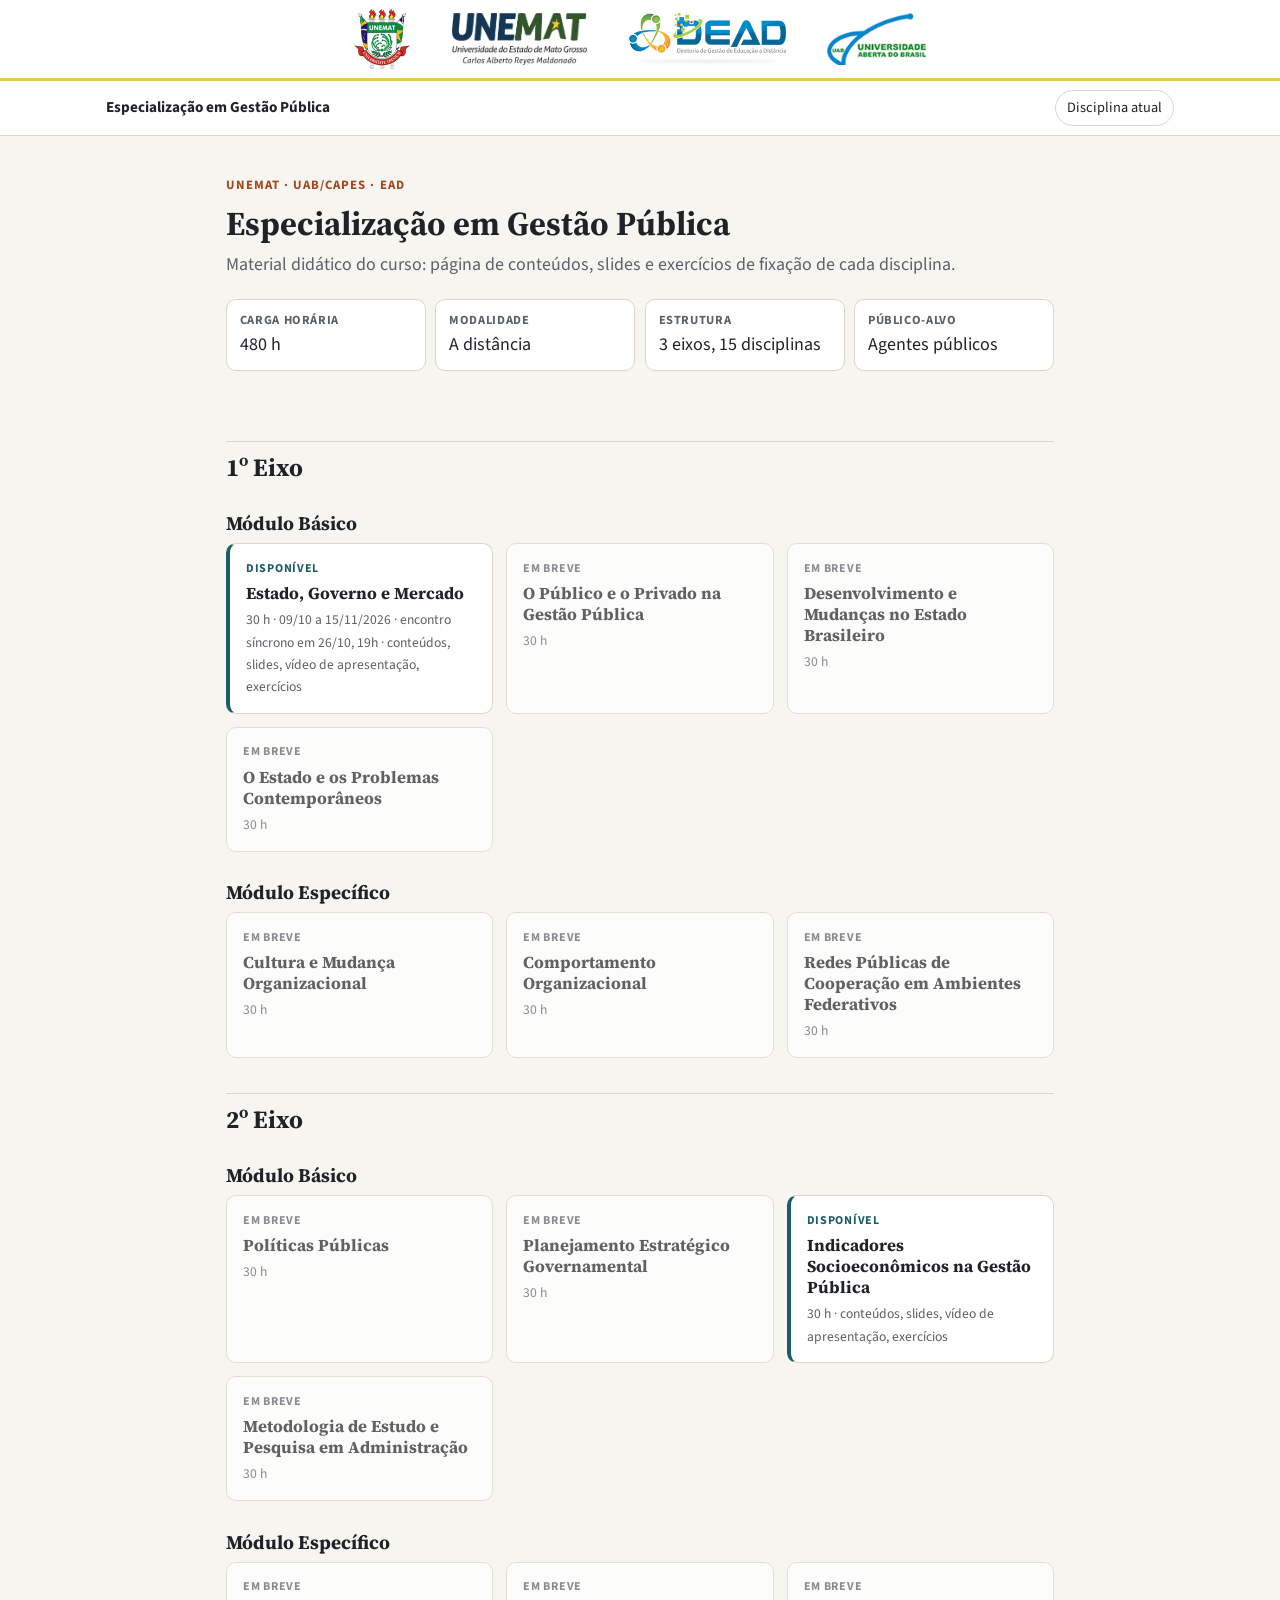
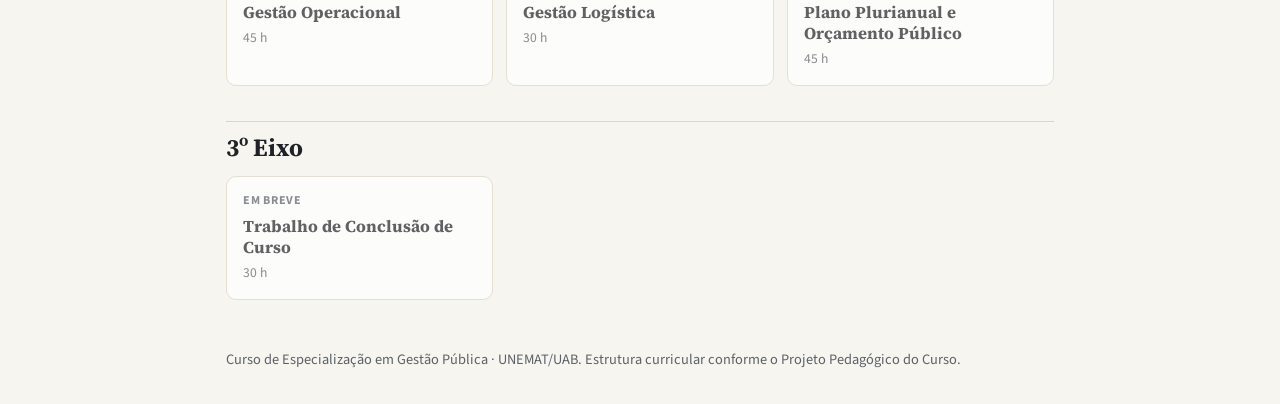
<file: index.html>
<!DOCTYPE html>
<html lang="pt-BR">
<head>
<meta charset="utf-8">
<meta name="viewport" content="width=device-width, initial-scale=1">
<title>Especialização em Gestão Pública</title>
<link rel="icon" type="image/png" href="img/favicon.png">
<link rel="apple-touch-icon" href="img/apple-touch-icon.png">
<meta property="og:type" content="website">
<meta property="og:site_name" content="Especialização em Gestão Pública · UNEMAT · DEAD/UAB">
<meta property="og:title" content="Especialização em Gestão Pública">
<meta property="og:description" content="Material didático do Curso de Especialização em Gestão Pública (UNEMAT/UAB, EaD): conteúdos, slides e exercícios por disciplina.">
<meta property="og:url" content="https://cleitonfranco74.github.io/gestao_publica/">
<meta property="og:image" content="https://cleitonfranco74.github.io/gestao_publica/img/og-gestao-publica.png">
<meta property="og:image:width" content="1200">
<meta property="og:image:height" content="630">
<meta property="og:image:alt" content="Logos UNEMAT, DEAD e UAB com o título Especialização em Gestão Pública">
<meta property="og:locale" content="pt_BR">
<meta name="twitter:card" content="summary_large_image">
<meta name="twitter:image" content="https://cleitonfranco74.github.io/gestao_publica/img/og-gestao-publica.png">
<meta name="description" content="Material didático do Curso de Especialização em Gestão Pública (UNEMAT/UAB, EaD): conteúdos, slides e exercícios por disciplina.">
<link rel="preconnect" href="https://fonts.googleapis.com">
<link rel="preconnect" href="https://fonts.gstatic.com" crossorigin>
<link href="https://fonts.googleapis.com/css2?family=Source+Sans+3:wght@400;600;700&family=Source+Serif+4:wght@600;700&display=swap" rel="stylesheet">
<link rel="stylesheet" href="disciplina-01-estado-governo-mercado/assets/style.css?v=20260930a">
<style>
  .eixo { margin-top: 2.2rem; }
  .eixo h2 { margin-top: 0; }
  .grid { display: grid; grid-template-columns: repeat(auto-fill, minmax(240px, 1fr)); gap: .8rem; }
  .disc {
    display: flex; flex-direction: column; gap: .3rem;
    background: var(--surface); border: 1px solid var(--border); border-radius: var(--radius);
    padding: .9rem 1rem; color: var(--text); text-decoration: none;
  }
  .disc h3 { margin: 0; font-size: 1.05rem; }
  .disc small { color: var(--muted); font-size: .85rem; }
  .disc .status { font-size: .75rem; font-weight: 700; text-transform: uppercase; letter-spacing: .06em; color: var(--muted); }
  a.disc { border-left: 4px solid var(--accent); }
  a.disc:hover { background: var(--accent-soft); border-color: var(--accent); }
  a.disc .status { color: var(--accent); }
  .disc.soon { opacity: .7; }
</style>
</head>
<body>
<div class="inst" role="banner" aria-label="UNEMAT · DEAD · UAB">
  <div class="wrap">
    <img class="brasao" src="img/logo-brasao.png" alt="Brasão da UNEMAT">
    <img src="img/logo-unemat.png" alt="UNEMAT – Universidade do Estado de Mato Grosso">
    <img src="img/logo-dead.png" alt="DEAD – Diretoria de Gestão de Educação a Distância">
    <img src="img/logo-uab.png" alt="UAB – Universidade Aberta do Brasil">
  </div>
</div>

<div class="topbar">
  <div class="wrap">
    <a class="brand" href="index.html">Especialização em Gestão Pública</a>
    <nav aria-label="Atalhos">
      <a href="disciplina-01-estado-governo-mercado/index.html">Disciplina atual</a>
    </nav>
  </div>
</div>

<main class="wrap">
  <header class="hero">
    <p class="eyebrow">UNEMAT · UAB/CAPES · EaD</p>
    <h1>Especialização em Gestão Pública</h1>
    <p class="lead">Material didático do curso: página de conteúdos, slides e exercícios de fixação de cada disciplina.</p>
    <div class="meta">
      <div><b>Carga horária</b>480 h</div>
      <div><b>Modalidade</b>A distância</div>
      <div><b>Estrutura</b>3 eixos, 15 disciplinas</div>
      <div><b>Público-alvo</b>Agentes públicos</div>
    </div>
  </header>

  <section class="eixo">
    <h2>1º Eixo</h2>
    <h3>Módulo Básico</h3>
    <div class="grid">
      <a class="disc" href="disciplina-01-estado-governo-mercado/index.html">
        <span class="status">Disponível</span>
        <h3>Estado, Governo e Mercado</h3>
        <small>30 h · 09/10 a 15/11/2026 · encontro síncrono em 26/10, 19h · conteúdos, slides, vídeo de apresentação, exercícios</small>
      </a>
      <div class="disc soon"><span class="status">Em breve</span><h3>O Público e o Privado na Gestão Pública</h3><small>30 h</small></div>
      <div class="disc soon"><span class="status">Em breve</span><h3>Desenvolvimento e Mudanças no Estado Brasileiro</h3><small>30 h</small></div>
      <div class="disc soon"><span class="status">Em breve</span><h3>O Estado e os Problemas Contemporâneos</h3><small>30 h</small></div>
    </div>
    <h3>Módulo Específico</h3>
    <div class="grid">
      <div class="disc soon"><span class="status">Em breve</span><h3>Cultura e Mudança Organizacional</h3><small>30 h</small></div>
      <div class="disc soon"><span class="status">Em breve</span><h3>Comportamento Organizacional</h3><small>30 h</small></div>
      <div class="disc soon"><span class="status">Em breve</span><h3>Redes Públicas de Cooperação em Ambientes Federativos</h3><small>30 h</small></div>
    </div>
  </section>

  <section class="eixo">
    <h2>2º Eixo</h2>
    <h3>Módulo Básico</h3>
    <div class="grid">
      <div class="disc soon"><span class="status">Em breve</span><h3>Políticas Públicas</h3><small>30 h</small></div>
      <div class="disc soon"><span class="status">Em breve</span><h3>Planejamento Estratégico Governamental</h3><small>30 h</small></div>
      <a class="disc" href="disciplina-08-indicadores-socioeconomicos/index.html">
        <span class="status">Disponível</span>
        <h3>Indicadores Socioeconômicos na Gestão Pública</h3>
        <small>30 h · conteúdos, slides, vídeo de apresentação, exercícios</small>
      </a>
      <div class="disc soon"><span class="status">Em breve</span><h3>Metodologia de Estudo e Pesquisa em Administração</h3><small>30 h</small></div>
    </div>
    <h3>Módulo Específico</h3>
    <div class="grid">
      <div class="disc soon"><span class="status">Em breve</span><h3>Gestão Operacional</h3><small>45 h</small></div>
      <div class="disc soon"><span class="status">Em breve</span><h3>Gestão Logística</h3><small>30 h</small></div>
      <div class="disc soon"><span class="status">Em breve</span><h3>Plano Plurianual e Orçamento Público</h3><small>45 h</small></div>
    </div>
  </section>


  <section class="eixo">
    <h2>3º Eixo</h2>
    <div class="grid">
      <div class="disc soon"><span class="status">Em breve</span><h3>Trabalho de Conclusão de Curso</h3><small>30 h</small></div>
    </div>
  </section>

  <footer>Curso de Especialização em Gestão Pública · UNEMAT/UAB. Estrutura curricular conforme o Projeto Pedagógico do Curso.</footer>
</main>
</body>
</html>
</file>
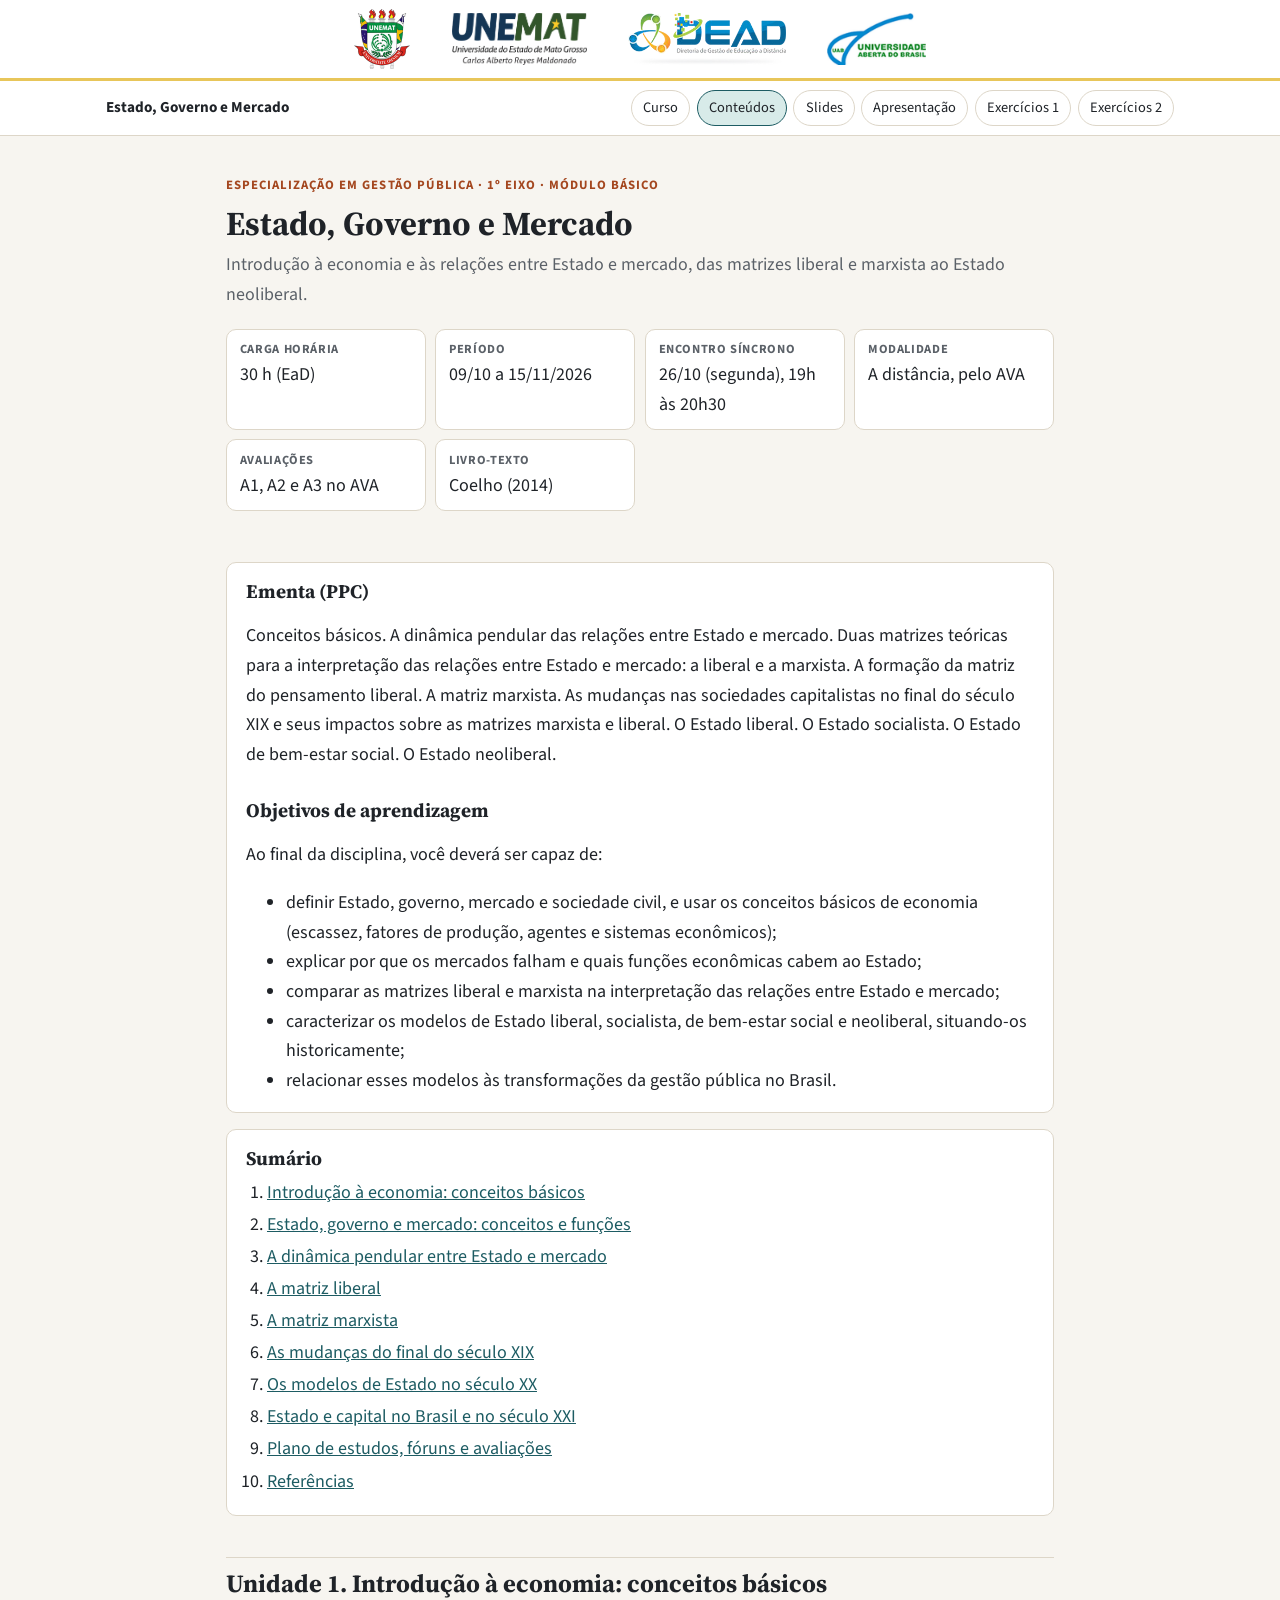
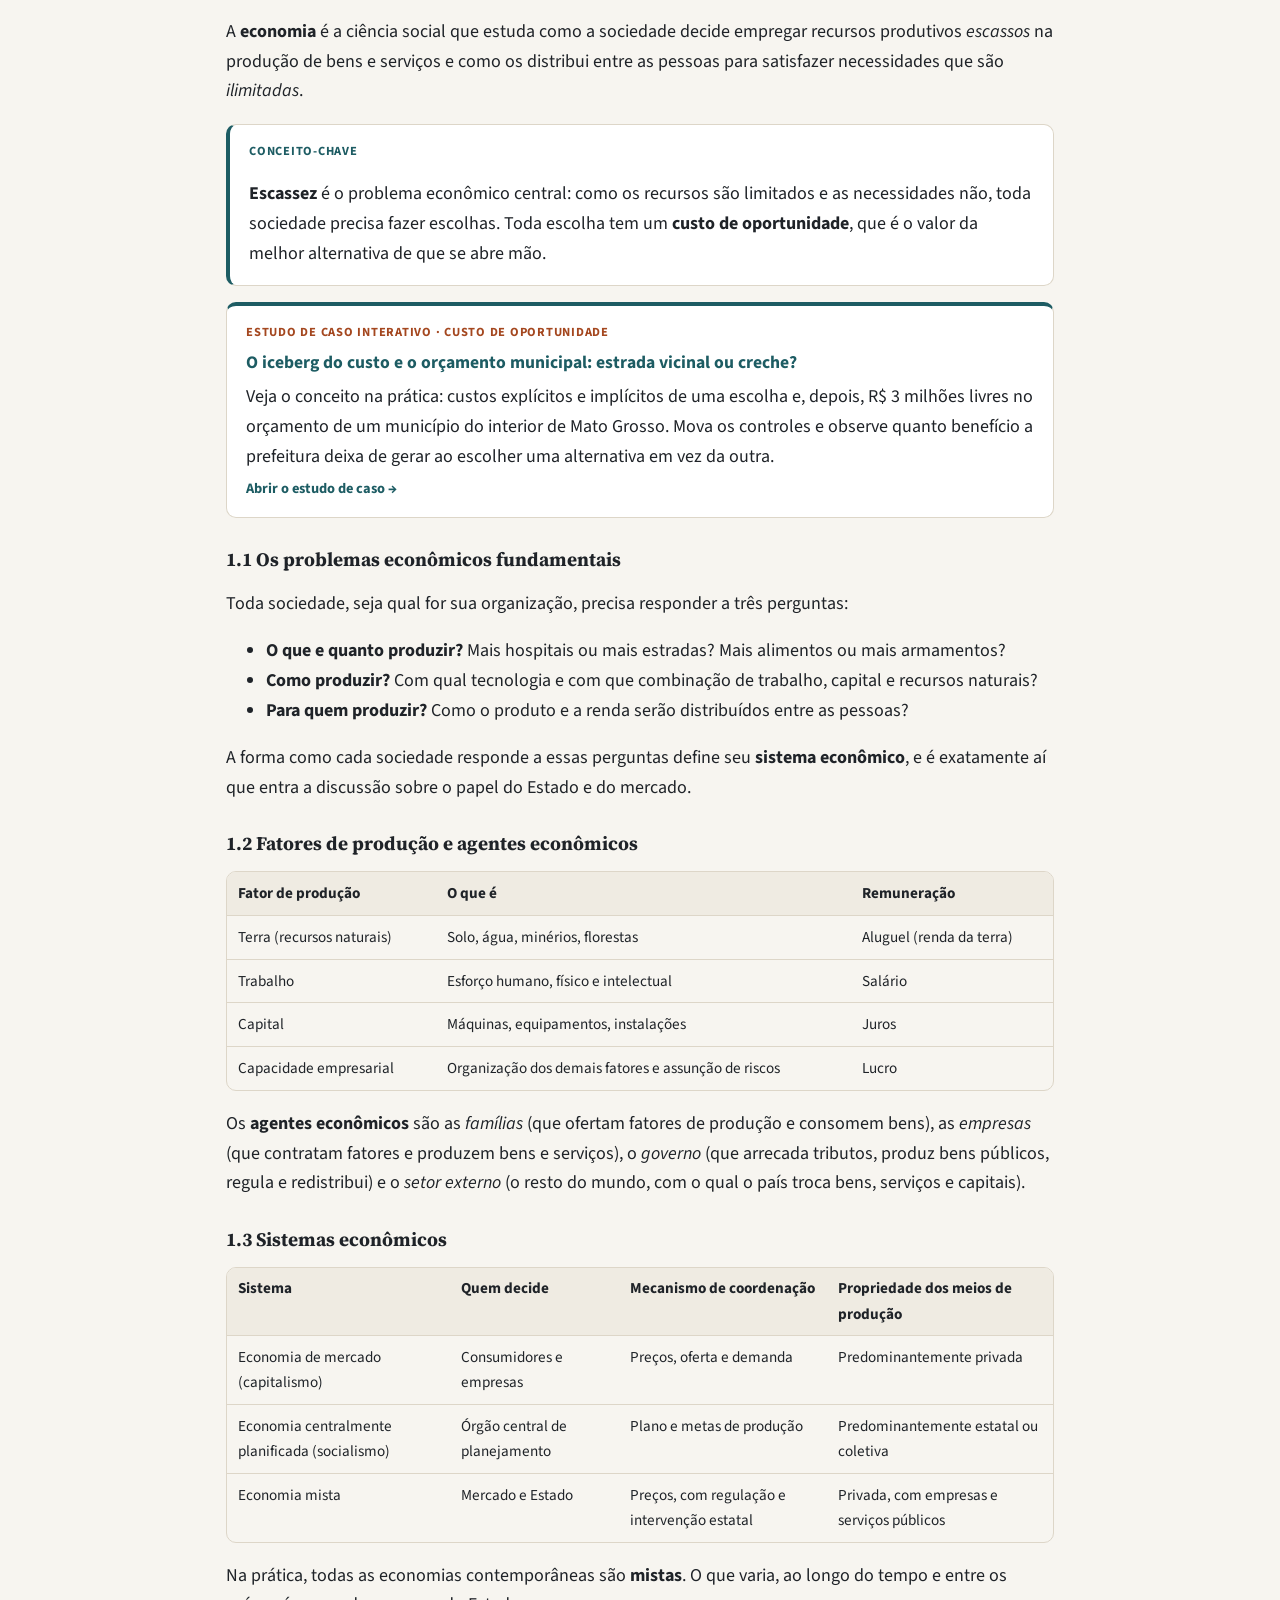
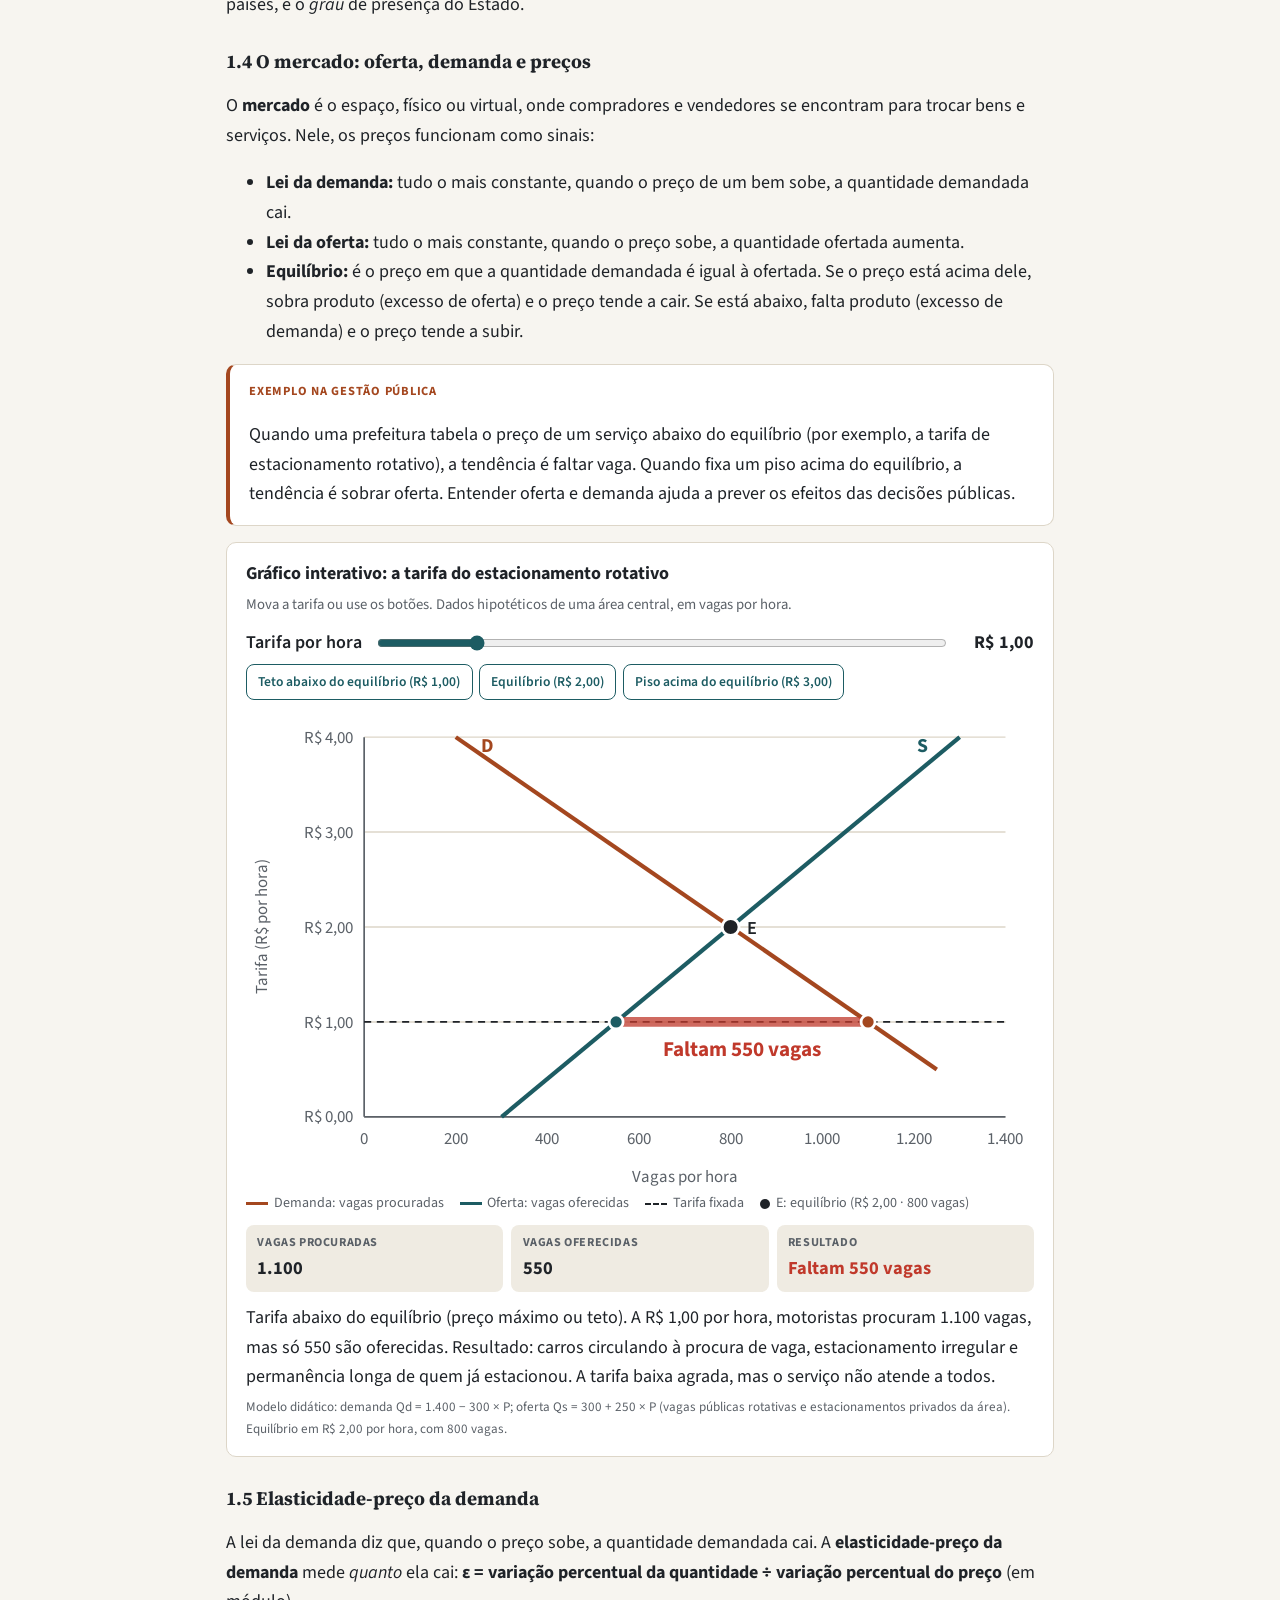
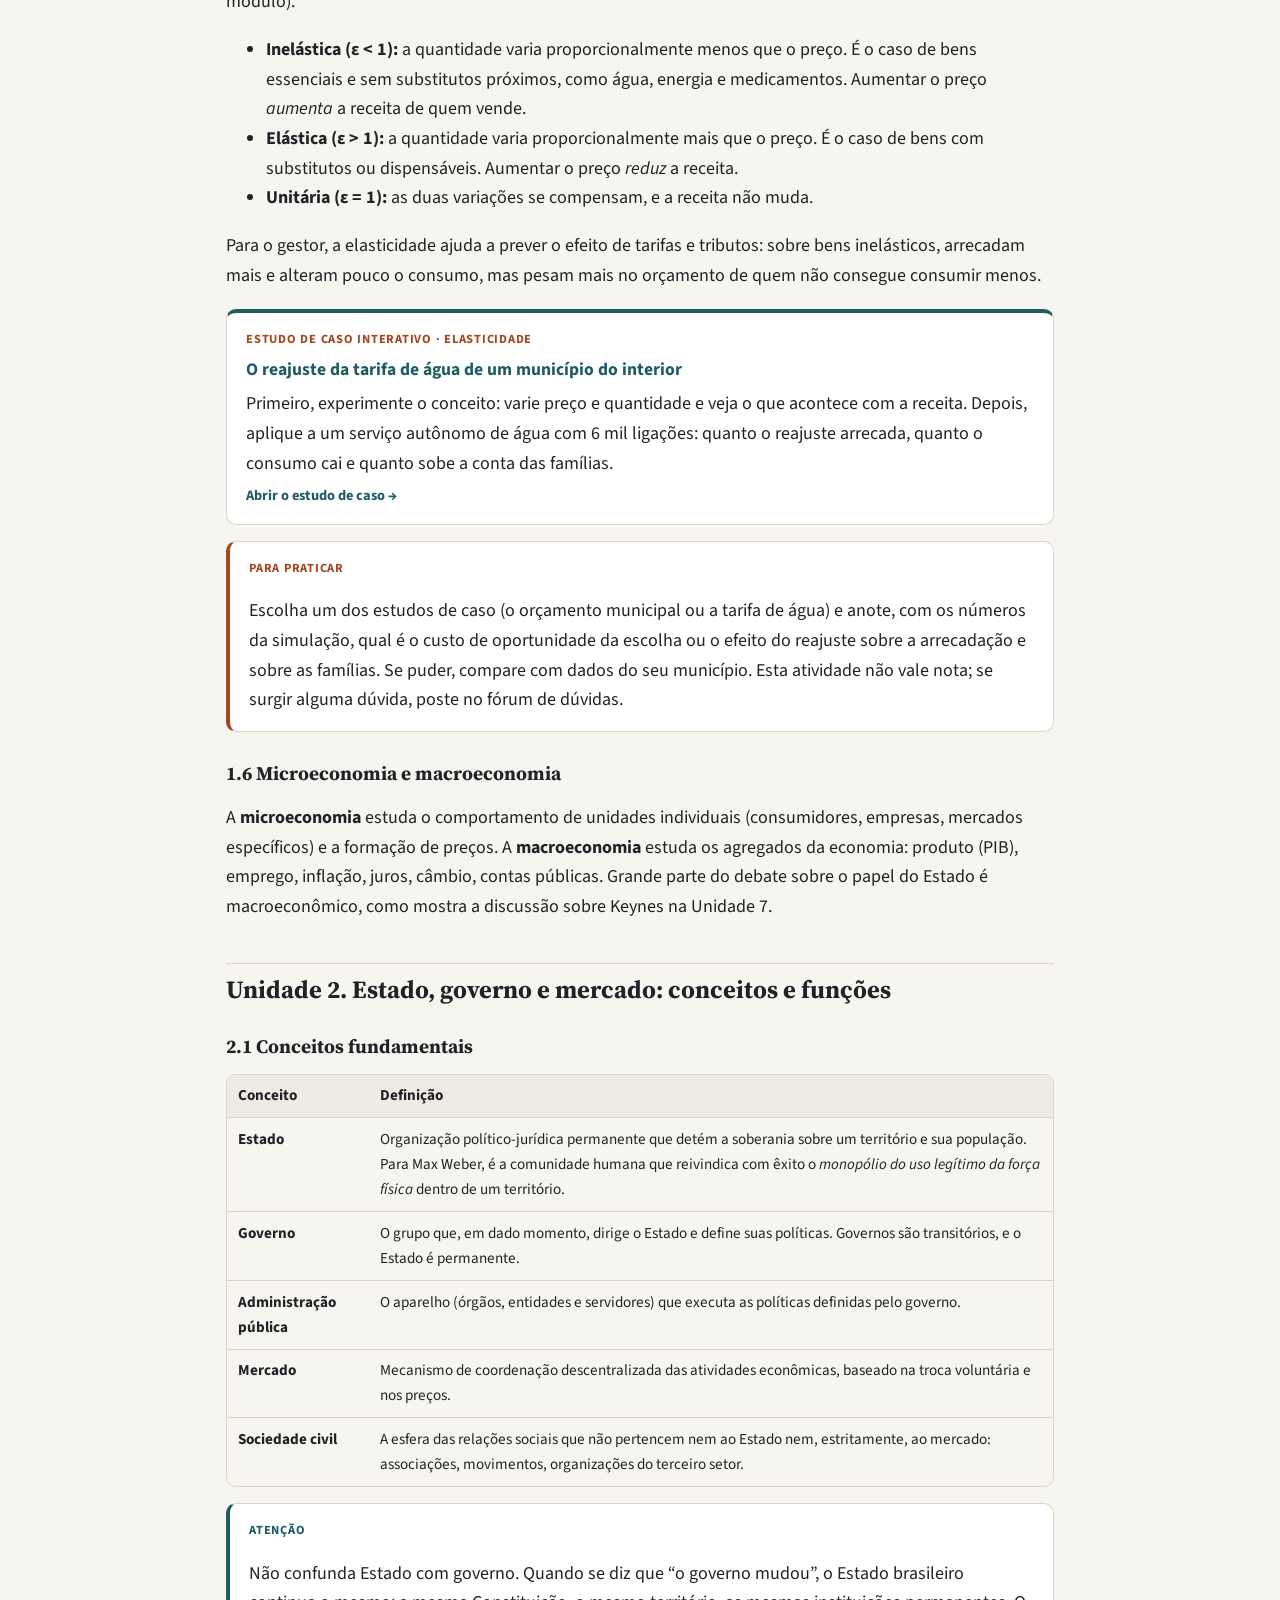
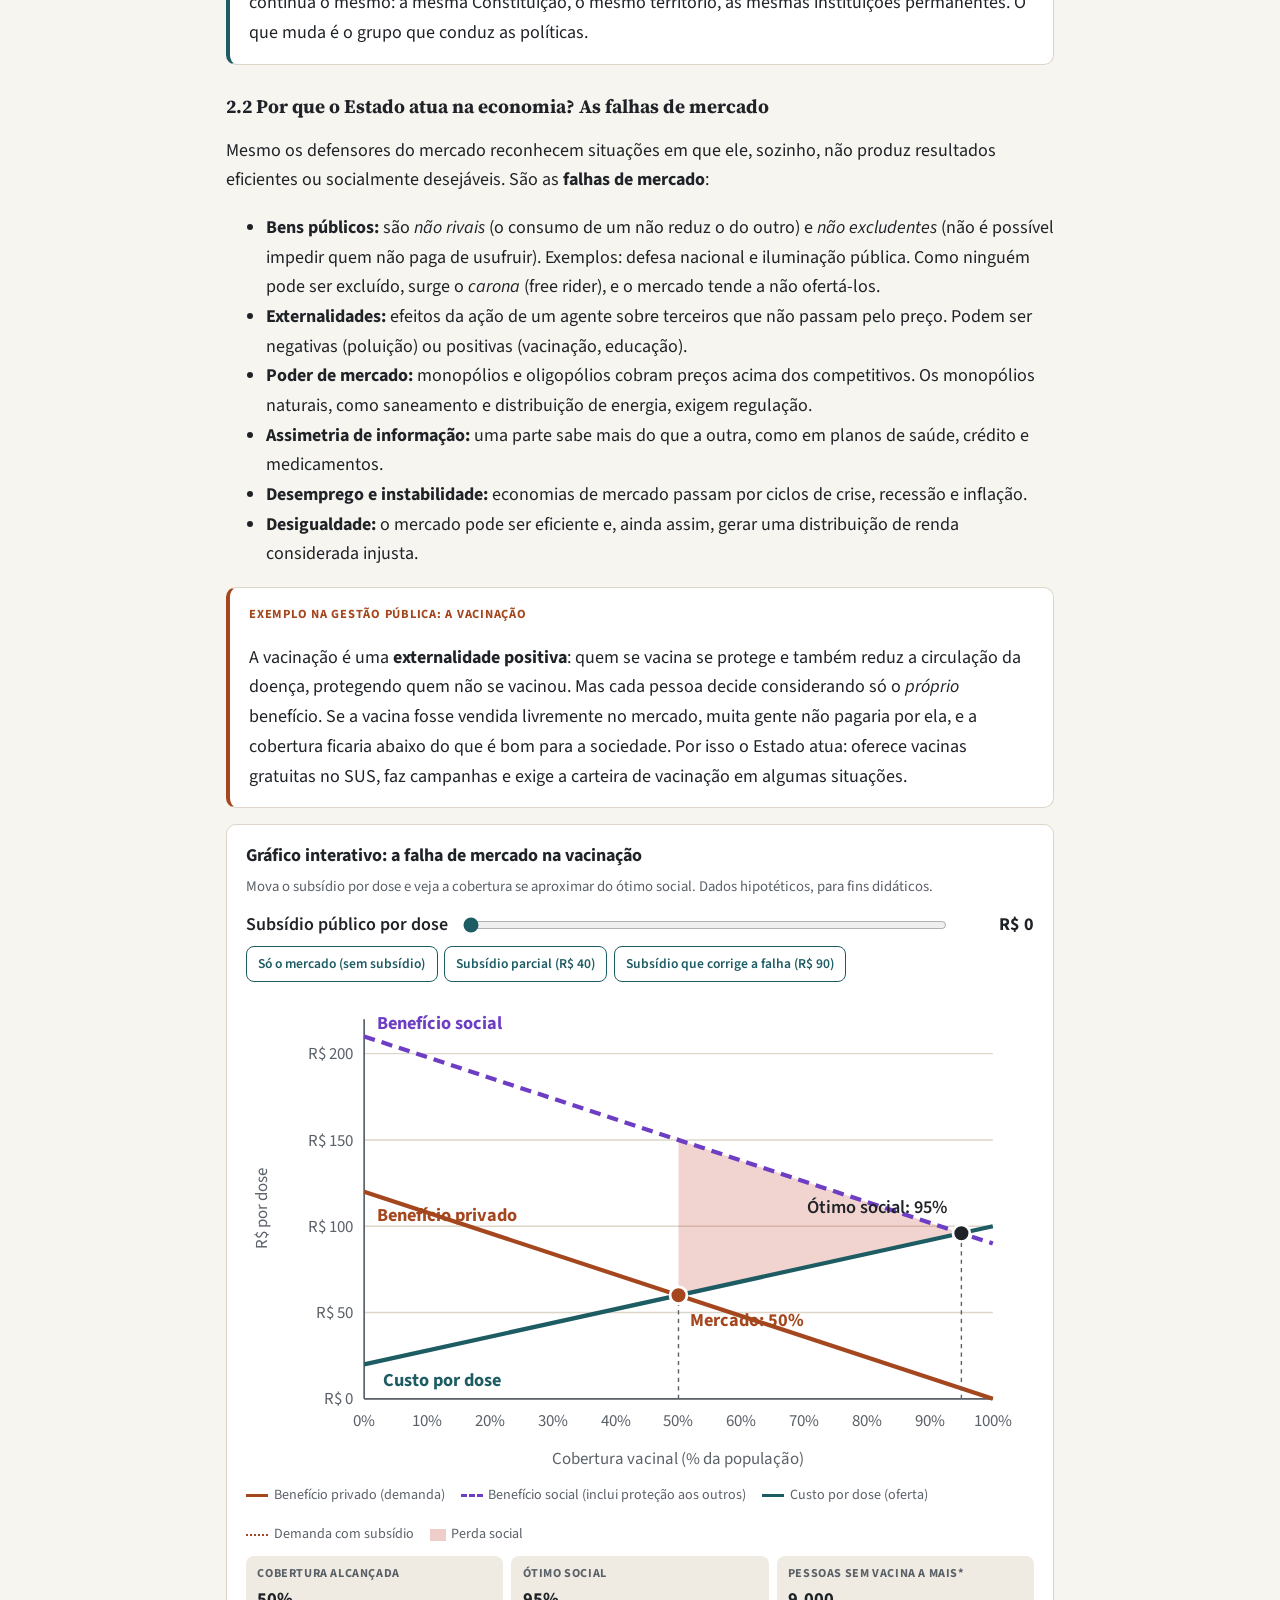
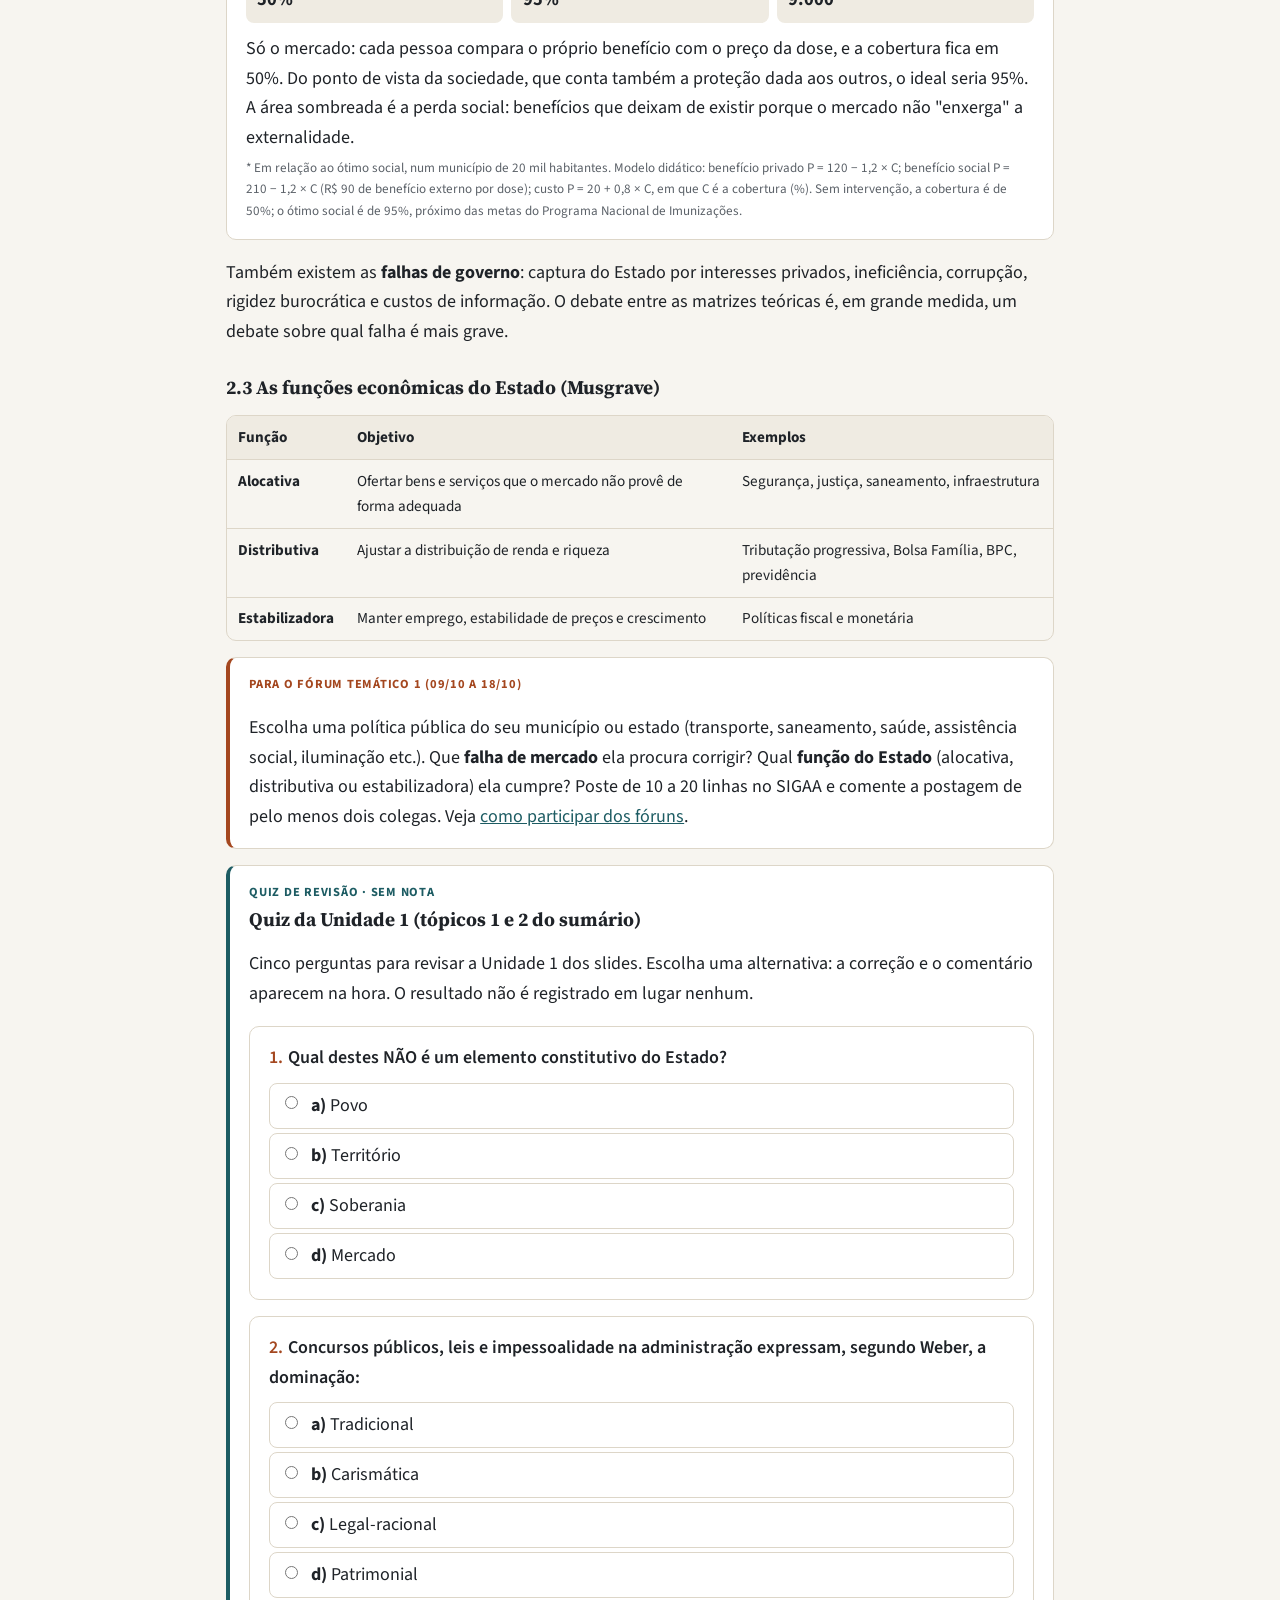
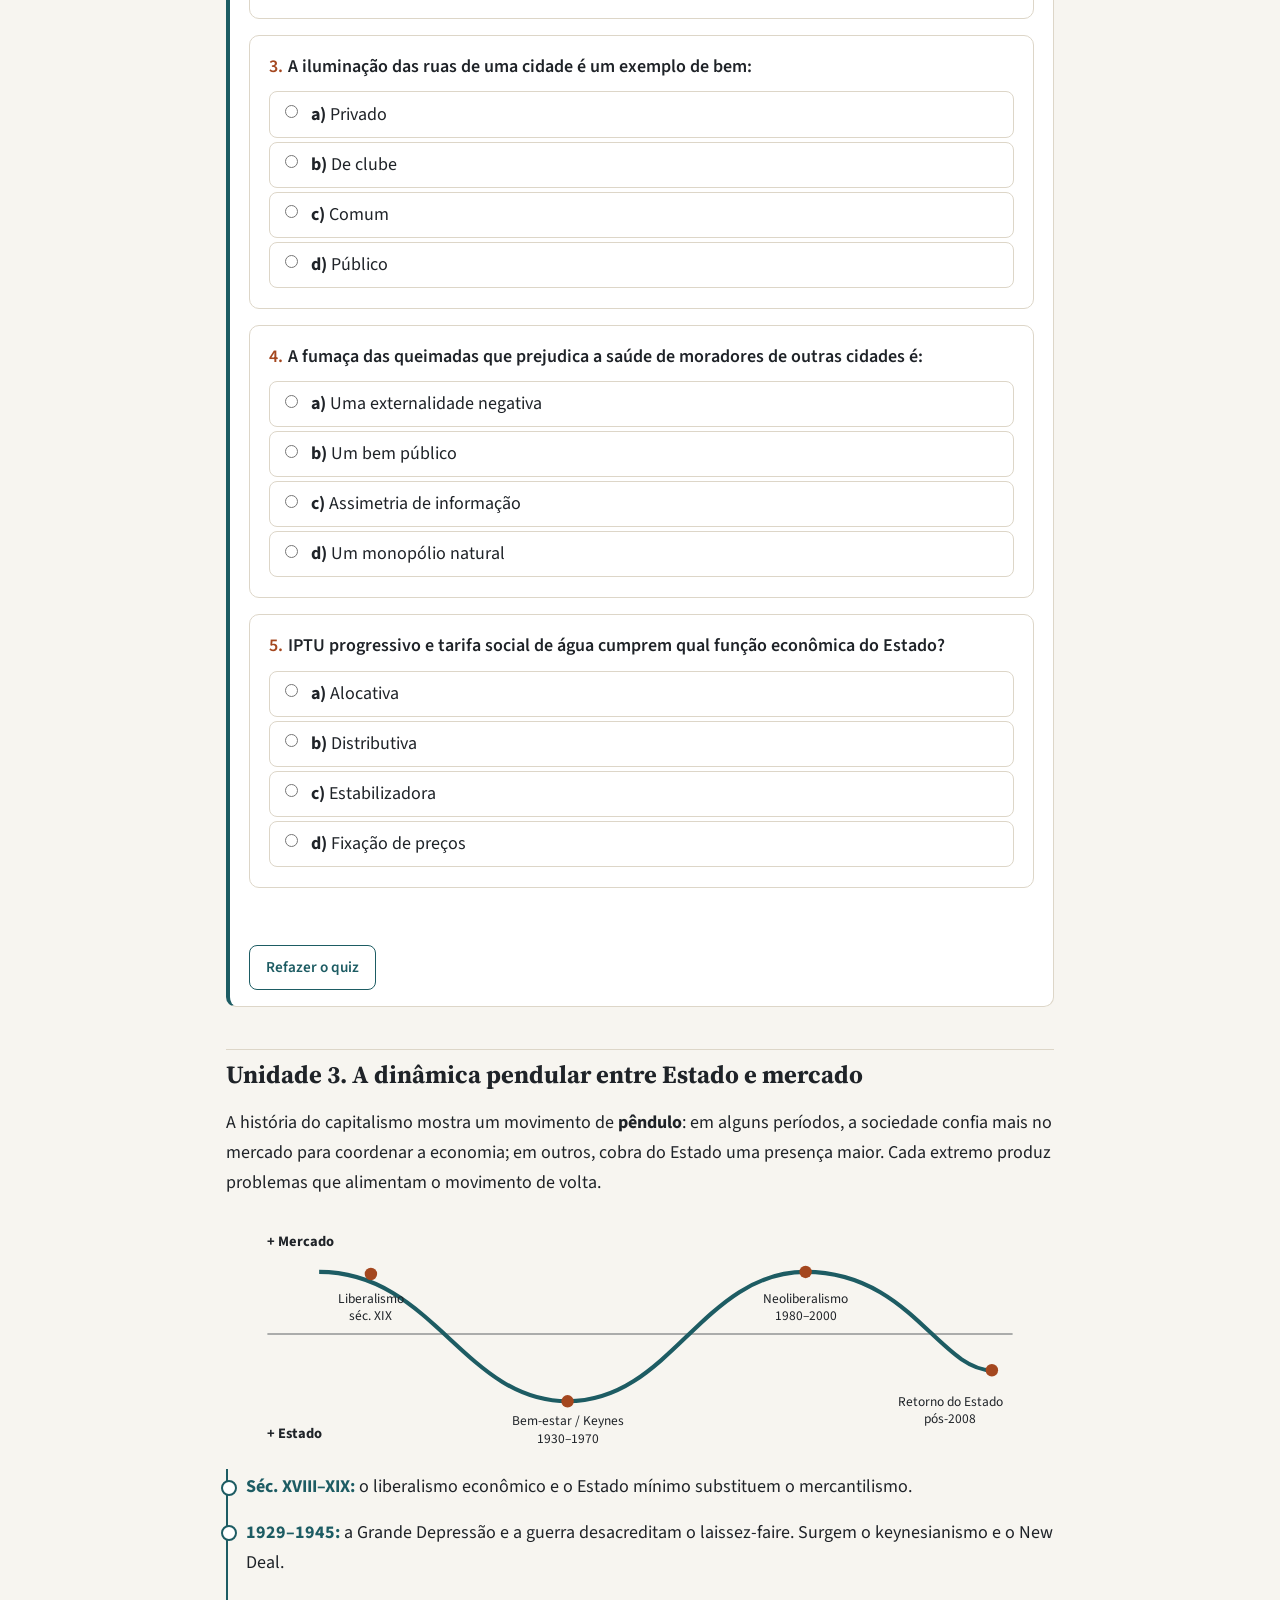
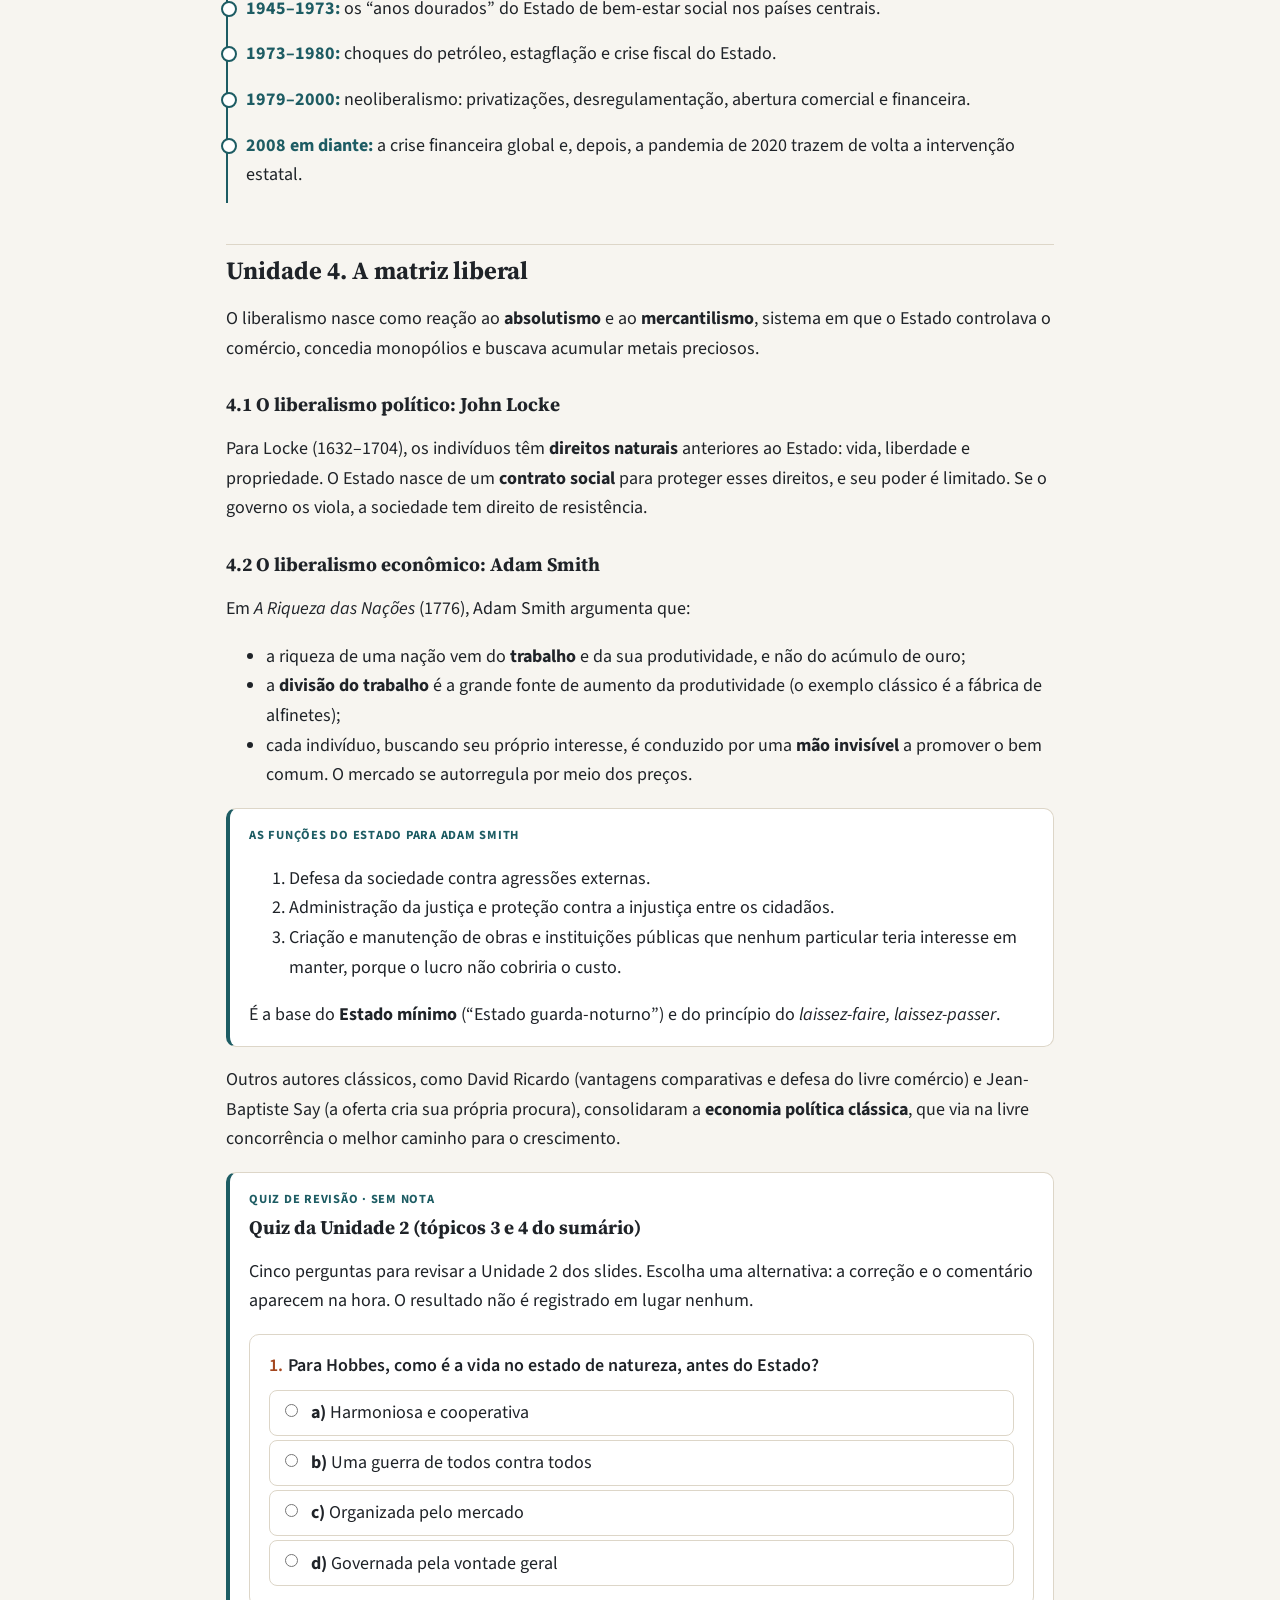
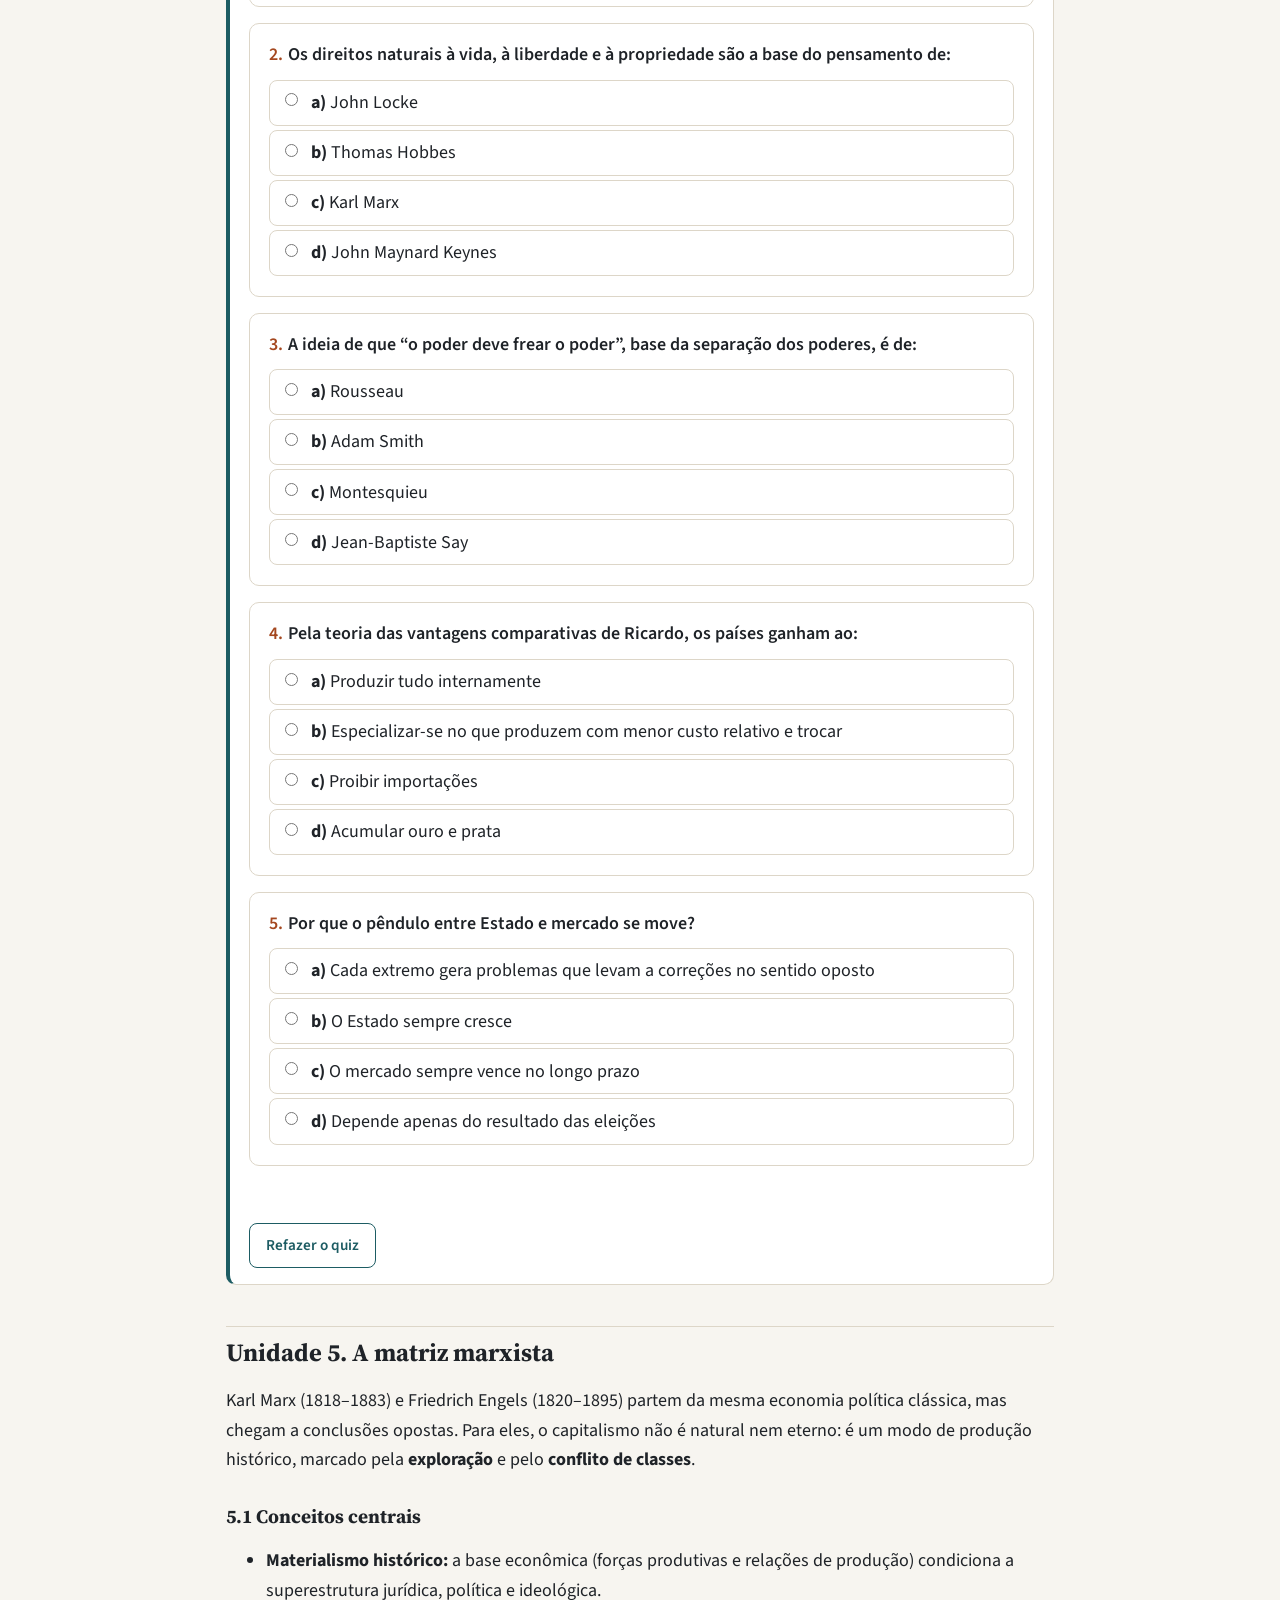
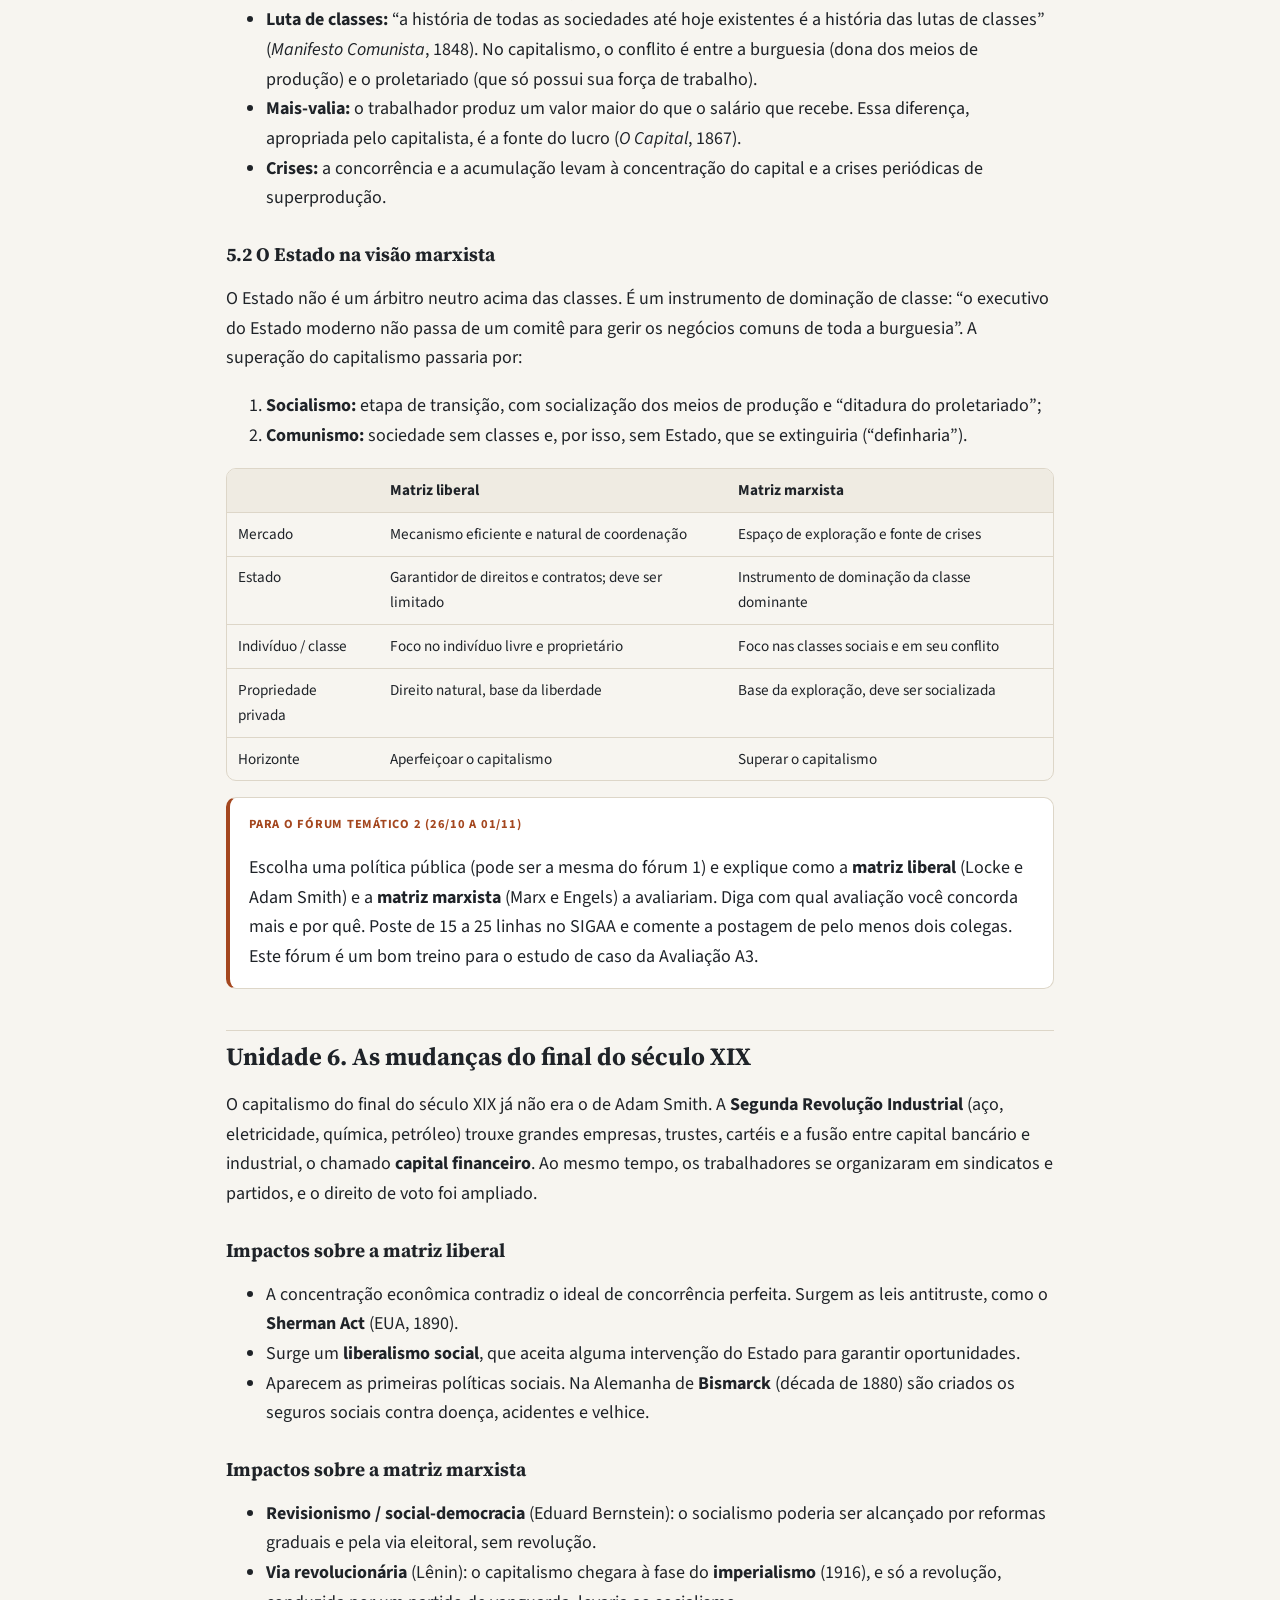
<file: disciplina-01-estado-governo-mercado/index.html>
<!DOCTYPE html>
<html lang="pt-BR">
<head>
<meta charset="utf-8">
<meta name="viewport" content="width=device-width, initial-scale=1">
<title>Estado, Governo e Mercado</title>
<link rel="icon" type="image/png" href="../img/favicon.png">
<link rel="apple-touch-icon" href="../img/apple-touch-icon.png">
<meta property="og:type" content="website">
<meta property="og:site_name" content="Especialização em Gestão Pública · UNEMAT · DEAD/UAB">
<meta property="og:title" content="Estado, Governo e Mercado">
<meta property="og:description" content="Página de conteúdos da disciplina Estado, Governo e Mercado: introdução à economia e às relações entre Estado e mercado. Especialização em Gestão Pública (UNEMAT/UAB).">
<meta property="og:url" content="https://cleitonfranco74.github.io/gestao_publica/disciplina-01-estado-governo-mercado/index.html">
<meta property="og:image" content="https://cleitonfranco74.github.io/gestao_publica/img/og-estado-governo-mercado.png">
<meta property="og:image:width" content="1200">
<meta property="og:image:height" content="630">
<meta property="og:image:alt" content="Logos UNEMAT, DEAD e UAB com o título Estado, Governo e Mercado">
<meta property="og:locale" content="pt_BR">
<meta name="twitter:card" content="summary_large_image">
<meta name="twitter:image" content="https://cleitonfranco74.github.io/gestao_publica/img/og-estado-governo-mercado.png">
<meta name="description" content="Página de conteúdos da disciplina Estado, Governo e Mercado: introdução à economia e às relações entre Estado e mercado. Especialização em Gestão Pública (UNEMAT/UAB).">
<link rel="preconnect" href="https://fonts.googleapis.com">
<link rel="preconnect" href="https://fonts.gstatic.com" crossorigin>
<link href="https://fonts.googleapis.com/css2?family=Source+Sans+3:wght@400;600;700&family=Source+Serif+4:wght@600;700&display=swap" rel="stylesheet">
<link rel="stylesheet" href="assets/style.css?v=20260930a">
</head>
<body>
<div class="inst" role="banner" aria-label="UNEMAT · DEAD · UAB">
  <div class="wrap">
    <img class="brasao" src="../img/logo-brasao.png" alt="Brasão da UNEMAT">
    <img src="../img/logo-unemat.png" alt="UNEMAT – Universidade do Estado de Mato Grosso">
    <img src="../img/logo-dead.png" alt="DEAD – Diretoria de Gestão de Educação a Distância">
    <img src="../img/logo-uab.png" alt="UAB – Universidade Aberta do Brasil">
  </div>
</div>

<div class="topbar">
  <div class="wrap">
    <a class="brand" href="index.html">Estado, Governo e Mercado</a>
    <nav aria-label="Material da disciplina">
      <a href="../index.html">Curso</a>
      <a href="index.html" aria-current="page">Conteúdos</a>
      <a href="slides.html">Slides</a>
      <a href="apresentacao.html">Apresentação</a>
      <a href="exercicios-1.html">Exercícios 1</a>
      <a href="exercicios-2.html">Exercícios 2</a>
    </nav>
  </div>
</div>

<main class="wrap">

<header class="hero">
  <p class="eyebrow">Especialização em Gestão Pública · 1º Eixo · Módulo Básico</p>
  <h1>Estado, Governo e Mercado</h1>
  <p class="lead">Introdução à economia e às relações entre Estado e mercado, das matrizes liberal e marxista ao Estado neoliberal.</p>
  <div class="meta">
    <div><b>Carga horária</b>30 h (EaD)</div>
    <div><b>Período</b>09/10 a 15/11/2026</div>
    <div><b>Encontro síncrono</b>26/10 (segunda), 19h às 20h30</div>
    <div><b>Modalidade</b>A distância, pelo AVA</div>
    <div><b>Avaliações</b>A1, A2 e A3 no AVA</div>
    <div><b>Livro-texto</b>Coelho (2014)</div>
  </div>
</header>

<section class="card">
  <h3 style="margin-top:0">Ementa (PPC)</h3>
  <p>Conceitos básicos. A dinâmica pendular das relações entre Estado e mercado. Duas matrizes teóricas para a interpretação das relações entre Estado e mercado: a liberal e a marxista. A formação da matriz do pensamento liberal. A matriz marxista. As mudanças nas sociedades capitalistas no final do século XIX e seus impactos sobre as matrizes marxista e liberal. O Estado liberal. O Estado socialista. O Estado de bem-estar social. O Estado neoliberal.</p>
  <h3>Objetivos de aprendizagem</h3>
  <p>Ao final da disciplina, você deverá ser capaz de:</p>
  <ul>
    <li>definir Estado, governo, mercado e sociedade civil, e usar os conceitos básicos de economia (escassez, fatores de produção, agentes e sistemas econômicos);</li>
    <li>explicar por que os mercados falham e quais funções econômicas cabem ao Estado;</li>
    <li>comparar as matrizes liberal e marxista na interpretação das relações entre Estado e mercado;</li>
    <li>caracterizar os modelos de Estado liberal, socialista, de bem-estar social e neoliberal, situando-os historicamente;</li>
    <li>relacionar esses modelos às transformações da gestão pública no Brasil.</li>
  </ul>
</section>

<nav class="card toc" aria-label="Sumário">
  <h3 style="margin-top:0">Sumário</h3>
  <ol>
    <li><a href="#u1">Introdução à economia: conceitos básicos</a></li>
    <li><a href="#u2">Estado, governo e mercado: conceitos e funções</a></li>
    <li><a href="#u3">A dinâmica pendular entre Estado e mercado</a></li>
    <li><a href="#u4">A matriz liberal</a></li>
    <li><a href="#u5">A matriz marxista</a></li>
    <li><a href="#u6">As mudanças do final do século XIX</a></li>
    <li><a href="#u7">Os modelos de Estado no século XX</a></li>
    <li><a href="#u8">Estado e capital no Brasil e no século XXI</a></li>
    <li><a href="#plano">Plano de estudos, fóruns e avaliações</a></li>
    <li><a href="#refs">Referências</a></li>
  </ol>
</nav>

<!-- ============ UNIDADE 1 ============ -->
<h2 id="u1">Unidade 1. Introdução à economia: conceitos básicos</h2>

<p>A <strong>economia</strong> é a ciência social que estuda como a sociedade decide empregar recursos produtivos <em>escassos</em> na produção de bens e serviços e como os distribui entre as pessoas para satisfazer necessidades que são <em>ilimitadas</em>.</p>

<div class="card box-key">
  <div class="label">Conceito-chave</div>
  <p><strong>Escassez</strong> é o problema econômico central: como os recursos são limitados e as necessidades não, toda sociedade precisa fazer escolhas. Toda escolha tem um <strong>custo de oportunidade</strong>, que é o valor da melhor alternativa de que se abre mão.</p>
</div>

<a class="card caso caso-inline" id="caso-custo" href="estudos-de-caso/custo-de-oportunidade.html">
  <span class="caso-n">Estudo de caso interativo · Custo de oportunidade</span>
  <strong>O iceberg do custo e o orçamento municipal: estrada vicinal ou creche?</strong>
  <span>Veja o conceito na prática: custos explícitos e implícitos de uma escolha e, depois, R$ 3 milhões livres no orçamento de um município do interior de Mato Grosso. Mova os controles e observe quanto benefício a prefeitura deixa de gerar ao escolher uma alternativa em vez da outra.</span>
  <span class="caso-tags">Abrir o estudo de caso →</span>
</a>

<h3>1.1 Os problemas econômicos fundamentais</h3>
<p>Toda sociedade, seja qual for sua organização, precisa responder a três perguntas:</p>
<ul>
  <li><strong>O que e quanto produzir?</strong> Mais hospitais ou mais estradas? Mais alimentos ou mais armamentos?</li>
  <li><strong>Como produzir?</strong> Com qual tecnologia e com que combinação de trabalho, capital e recursos naturais?</li>
  <li><strong>Para quem produzir?</strong> Como o produto e a renda serão distribuídos entre as pessoas?</li>
</ul>
<p>A forma como cada sociedade responde a essas perguntas define seu <strong>sistema econômico</strong>, e é exatamente aí que entra a discussão sobre o papel do Estado e do mercado.</p>

<h3>1.2 Fatores de produção e agentes econômicos</h3>
<div class="table-scroll">
<table>
  <thead><tr><th>Fator de produção</th><th>O que é</th><th>Remuneração</th></tr></thead>
  <tbody>
    <tr><td>Terra (recursos naturais)</td><td>Solo, água, minérios, florestas</td><td>Aluguel (renda da terra)</td></tr>
    <tr><td>Trabalho</td><td>Esforço humano, físico e intelectual</td><td>Salário</td></tr>
    <tr><td>Capital</td><td>Máquinas, equipamentos, instalações</td><td>Juros</td></tr>
    <tr><td>Capacidade empresarial</td><td>Organização dos demais fatores e assunção de riscos</td><td>Lucro</td></tr>
  </tbody>
</table>
</div>
<p>Os <strong>agentes econômicos</strong> são as <em>famílias</em> (que ofertam fatores de produção e consomem bens), as <em>empresas</em> (que contratam fatores e produzem bens e serviços), o <em>governo</em> (que arrecada tributos, produz bens públicos, regula e redistribui) e o <em>setor externo</em> (o resto do mundo, com o qual o país troca bens, serviços e capitais).</p>

<h3>1.3 Sistemas econômicos</h3>
<div class="table-scroll">
<table>
  <thead><tr><th>Sistema</th><th>Quem decide</th><th>Mecanismo de coordenação</th><th>Propriedade dos meios de produção</th></tr></thead>
  <tbody>
    <tr><td>Economia de mercado (capitalismo)</td><td>Consumidores e empresas</td><td>Preços, oferta e demanda</td><td>Predominantemente privada</td></tr>
    <tr><td>Economia centralmente planificada (socialismo)</td><td>Órgão central de planejamento</td><td>Plano e metas de produção</td><td>Predominantemente estatal ou coletiva</td></tr>
    <tr><td>Economia mista</td><td>Mercado e Estado</td><td>Preços, com regulação e intervenção estatal</td><td>Privada, com empresas e serviços públicos</td></tr>
  </tbody>
</table>
</div>
<p>Na prática, todas as economias contemporâneas são <strong>mistas</strong>. O que varia, ao longo do tempo e entre os países, é o <em>grau</em> de presença do Estado.</p>

<h3>1.4 O mercado: oferta, demanda e preços</h3>
<p>O <strong>mercado</strong> é o espaço, físico ou virtual, onde compradores e vendedores se encontram para trocar bens e serviços. Nele, os preços funcionam como sinais:</p>
<ul>
  <li><strong>Lei da demanda:</strong> tudo o mais constante, quando o preço de um bem sobe, a quantidade demandada cai.</li>
  <li><strong>Lei da oferta:</strong> tudo o mais constante, quando o preço sobe, a quantidade ofertada aumenta.</li>
  <li><strong>Equilíbrio:</strong> é o preço em que a quantidade demandada é igual à ofertada. Se o preço está acima dele, sobra produto (excesso de oferta) e o preço tende a cair. Se está abaixo, falta produto (excesso de demanda) e o preço tende a subir.</li>
</ul>

<div class="card box-ex">
  <div class="label">Exemplo na gestão pública</div>
  <p>Quando uma prefeitura tabela o preço de um serviço abaixo do equilíbrio (por exemplo, a tarifa de estacionamento rotativo), a tendência é faltar vaga. Quando fixa um piso acima do equilíbrio, a tendência é sobrar oferta. Entender oferta e demanda ajuda a prever os efeitos das decisões públicas.</p>
</div>

<figure class="card od-fig" id="grafico-estacionamento" aria-labelledby="od-titulo">
  <figcaption id="od-titulo"><strong>Gráfico interativo: a tarifa do estacionamento rotativo</strong><br>
  <span class="od-sub">Mova a tarifa ou use os botões. Dados hipotéticos de uma área central, em vagas por hora.</span></figcaption>
  <div class="od-ctrl">
    <label for="od-preco">Tarifa por hora</label>
    <input type="range" id="od-preco" min="0.5" max="3.5" step="0.25" value="1">
    <output id="od-preco-v" for="od-preco">R$ 1,00</output>
  </div>
  <div class="od-btns" role="group" aria-label="Situações">
    <button type="button" class="btn secondary" data-p="1">Teto abaixo do equilíbrio (R$ 1,00)</button>
    <button type="button" class="btn secondary" data-p="2">Equilíbrio (R$ 2,00)</button>
    <button type="button" class="btn secondary" data-p="3">Piso acima do equilíbrio (R$ 3,00)</button>
  </div>
  <svg id="od-svg" viewBox="0 0 560 340" role="img" aria-labelledby="od-titulo od-leitura"></svg>
  <div class="od-leg">
    <span><i class="od-l od-dem"></i>Demanda: vagas procuradas</span>
    <span><i class="od-l od-ofe"></i>Oferta: vagas oferecidas</span>
    <span><i class="od-l od-tar"></i>Tarifa fixada</span>
    <span><i class="od-dot"></i>E: equilíbrio (R$ 2,00 · 800 vagas)</span>
  </div>
  <div class="od-num">
    <div><b>Vagas procuradas</b><span id="od-qd">–</span></div>
    <div><b>Vagas oferecidas</b><span id="od-qs">–</span></div>
    <div><b>Resultado</b><span id="od-res">–</span></div>
  </div>
  <p class="od-leitura" id="od-leitura" aria-live="polite"></p>
  <p class="od-fonte">Modelo didático: demanda Qd = 1.400 − 300 × P; oferta Qs = 300 + 250 × P (vagas públicas rotativas e estacionamentos privados da área). Equilíbrio em R$ 2,00 por hora, com 800 vagas.</p>
</figure>
<script>
(function () {
  var svg = document.getElementById('od-svg'); if (!svg) return;
  var NS = 'http://www.w3.org/2000/svg';
  var X0 = 84, X1 = 540, Y0 = 290, Y1 = 20, QMAX = 1400, PMAX = 4, K = 1;
  function fs(px) { return 'font-size:' + (px * K).toFixed(1) + 'px'; }
  function X(q) { return X0 + q / QMAX * (X1 - X0); }
  function Y(p) { return Y0 - p / PMAX * (Y0 - Y1); }
  function qd(p) { return 1400 - 300 * p; }
  function qs(p) { return 300 + 250 * p; }
  function el(t, a, txt) { var e = document.createElementNS(NS, t); for (var k in a) e.setAttribute(k, a[k]); if (txt != null) e.textContent = txt; svg.appendChild(e); return e; }
  function n(v) { return Math.round(v).toLocaleString('pt-BR'); }
  function rs(v) { return 'R$ ' + v.toFixed(2).replace('.', ','); }
  var inp = document.getElementById('od-preco');
  function draw() {
    var w = svg.getBoundingClientRect().width || 560;
    K = Math.min(2.2, Math.max(1, 1.1 * 560 / w));
    X0 = Math.round(40 + 44 * K); Y0 = Math.round(310 - 20 * K);
    var p = parseFloat(inp.value), d = qd(p), o = qs(p), gap = d - o;
    while (svg.firstChild) svg.removeChild(svg.firstChild);
    for (var pt = 0; pt <= 4; pt += 1) {
      el('line', { x1: X0, x2: X1, y1: Y(pt), y2: Y(pt), class: 'od-grid' });
      el('text', { x: X0 - 8, y: Y(pt) + 4 * K, 'text-anchor': 'end', class: 'od-tick', style: fs(12) }, K > 1.3 ? pt + ',00' : rs(pt));
    }
    for (var q = 0; q <= 1400; q += (K > 1.3 ? 400 : 200)) el('text', { x: X(q), y: Y0 + 8 + 11 * K, 'text-anchor': 'middle', class: 'od-tick', style: fs(12) }, n(q));
    el('line', { x1: X0, x2: X1, y1: Y0, y2: Y0, class: 'od-axis' });
    el('line', { x1: X0, x2: X0, y1: Y0, y2: Y1, class: 'od-axis' });
    el('text', { x: (X0 + X1) / 2, y: 336, 'text-anchor': 'middle', class: 'od-lab', style: fs(12) }, 'Vagas por hora');
    el('text', { x: 6 + 9 * K, y: (Y0 + Y1) / 2, 'text-anchor': 'middle', transform: 'rotate(-90 ' + (6 + 9 * K) + ' ' + (Y0 + Y1) / 2 + ')', class: 'od-lab', style: fs(12) }, 'Tarifa (R$ por hora)');
    el('line', { x1: X(qd(0.5)), y1: Y(0.5), x2: X(qd(4)), y2: Y(4), class: 'od-dem-c' });
    el('line', { x1: X(qs(0)), y1: Y(0), x2: X(qs(4)), y2: Y(4), class: 'od-ofe-c' });
    el('text', { x: X(qd(3.9)) + 8, y: Y(3.9) + 4, class: 'od-dem-t', style: fs(14) }, 'D');
    el('text', { x: X(qs(3.9)) - 22 * K, y: Y(3.9) + 4, class: 'od-ofe-t', style: fs(14) }, 'S');
    el('line', { x1: X0, x2: X1, y1: Y(p), y2: Y(p), class: 'od-tar-c' });
    if (Math.abs(gap) > 1) {
      el('line', { x1: X(Math.min(d, o)), x2: X(Math.max(d, o)), y1: Y(p), y2: Y(p), class: gap > 0 ? 'od-falta' : 'od-sobra' });
      el('text', { x: (X(d) + X(o)) / 2, y: Y(p) + (p > 2 ? -12 : 10 + 14 * K), 'text-anchor': 'middle', class: gap > 0 ? 'od-falta-t' : 'od-sobra-t', style: fs(15) },
        (gap > 0 ? 'Faltam ' : 'Sobram ') + n(Math.abs(gap)) + ' vagas');
      el('circle', { cx: X(o), cy: Y(p), r: 5, class: 'od-ofe-p' });
      el('circle', { cx: X(d), cy: Y(p), r: 5, class: 'od-dem-p' });
    }
    el('circle', { cx: X(800), cy: Y(2), r: 6, class: 'od-eq' });
    el('text', { x: X(800) + 12, y: Y(2) + 5, class: 'od-eq-t', style: fs(13) }, 'E');
    document.getElementById('od-preco-v').textContent = rs(p);
    document.getElementById('od-qd').textContent = n(d);
    document.getElementById('od-qs').textContent = n(o);
    var res = document.getElementById('od-res'), lt = document.getElementById('od-leitura');
    if (gap > 1) {
      res.textContent = 'Faltam ' + n(gap) + ' vagas'; res.className = 'od-neg';
      lt.textContent = 'Tarifa abaixo do equilíbrio (preço máximo ou teto). A ' + rs(p) + ' por hora, motoristas procuram ' + n(d) + ' vagas, mas só ' + n(o) + ' são oferecidas. Resultado: carros circulando à procura de vaga, estacionamento irregular e permanência longa de quem já estacionou. A tarifa baixa agrada, mas o serviço não atende a todos.';
    } else if (gap < -1) {
      res.textContent = 'Sobram ' + n(-gap) + ' vagas'; res.className = 'od-pos';
      lt.textContent = 'Tarifa acima do equilíbrio (preço mínimo ou piso). A ' + rs(p) + ' por hora, há ' + n(o) + ' vagas oferecidas, mas só ' + n(d) + ' são procuradas. Resultado: vagas ociosas, arrecadação menor do que a prevista e menos clientes para o comércio da área.';
    } else {
      res.textContent = 'Nem falta nem sobra'; res.className = '';
      lt.textContent = 'Tarifa de equilíbrio. A R$ 2,00 por hora, as vagas procuradas e as oferecidas se igualam em 800: não há fila nem vaga ociosa. Na prática, a prefeitura pode usar esse raciocínio para calibrar a tarifa por região e horário.';
    }
  }
  inp.addEventListener('input', draw);
  window.addEventListener('resize', draw);
  document.querySelectorAll('.od-btns button').forEach(function (b) {
    b.addEventListener('click', function () { inp.value = b.getAttribute('data-p'); draw(); });
  });
  draw();
})();
</script>

<h3 id="elasticidade">1.5 Elasticidade-preço da demanda</h3>
<p>A lei da demanda diz que, quando o preço sobe, a quantidade demandada cai. A <strong>elasticidade-preço da demanda</strong> mede <em>quanto</em> ela cai: <strong>ε = variação percentual da quantidade ÷ variação percentual do preço</strong> (em módulo).</p>
<ul>
  <li><strong>Inelástica (ε &lt; 1):</strong> a quantidade varia proporcionalmente menos que o preço. É o caso de bens essenciais e sem substitutos próximos, como água, energia e medicamentos. Aumentar o preço <em>aumenta</em> a receita de quem vende.</li>
  <li><strong>Elástica (ε &gt; 1):</strong> a quantidade varia proporcionalmente mais que o preço. É o caso de bens com substitutos ou dispensáveis. Aumentar o preço <em>reduz</em> a receita.</li>
  <li><strong>Unitária (ε = 1):</strong> as duas variações se compensam, e a receita não muda.</li>
</ul>
<p>Para o gestor, a elasticidade ajuda a prever o efeito de tarifas e tributos: sobre bens inelásticos, arrecadam mais e alteram pouco o consumo, mas pesam mais no orçamento de quem não consegue consumir menos.</p>

<a class="card caso caso-inline" id="caso-elasticidade" href="estudos-de-caso/elasticidade.html">
  <span class="caso-n">Estudo de caso interativo · Elasticidade</span>
  <strong>O reajuste da tarifa de água de um município do interior</strong>
  <span>Primeiro, experimente o conceito: varie preço e quantidade e veja o que acontece com a receita. Depois, aplique a um serviço autônomo de água com 6 mil ligações: quanto o reajuste arrecada, quanto o consumo cai e quanto sobe a conta das famílias.</span>
  <span class="caso-tags">Abrir o estudo de caso →</span>
</a>

<div class="card box-ex">
  <div class="label">Para praticar</div>
  <p>Escolha um dos estudos de caso (o orçamento municipal ou a tarifa de água) e anote, com os números da simulação, qual é o custo de oportunidade da escolha ou o efeito do reajuste sobre a arrecadação e sobre as famílias. Se puder, compare com dados do seu município. Esta atividade não vale nota; se surgir alguma dúvida, poste no fórum de dúvidas.</p>
</div>

<h3>1.6 Microeconomia e macroeconomia</h3>
<p>A <strong>microeconomia</strong> estuda o comportamento de unidades individuais (consumidores, empresas, mercados específicos) e a formação de preços. A <strong>macroeconomia</strong> estuda os agregados da economia: produto (PIB), emprego, inflação, juros, câmbio, contas públicas. Grande parte do debate sobre o papel do Estado é macroeconômico, como mostra a discussão sobre Keynes na Unidade 7.</p>

<!-- ============ UNIDADE 2 ============ -->
<h2 id="u2">Unidade 2. Estado, governo e mercado: conceitos e funções</h2>

<h3>2.1 Conceitos fundamentais</h3>
<div class="table-scroll">
<table>
  <thead><tr><th>Conceito</th><th>Definição</th></tr></thead>
  <tbody>
    <tr><td><strong>Estado</strong></td><td>Organização político-jurídica permanente que detém a soberania sobre um território e sua população. Para Max Weber, é a comunidade humana que reivindica com êxito o <em>monopólio do uso legítimo da força física</em> dentro de um território.</td></tr>
    <tr><td><strong>Governo</strong></td><td>O grupo que, em dado momento, dirige o Estado e define suas políticas. Governos são transitórios, e o Estado é permanente.</td></tr>
    <tr><td><strong>Administração pública</strong></td><td>O aparelho (órgãos, entidades e servidores) que executa as políticas definidas pelo governo.</td></tr>
    <tr><td><strong>Mercado</strong></td><td>Mecanismo de coordenação descentralizada das atividades econômicas, baseado na troca voluntária e nos preços.</td></tr>
    <tr><td><strong>Sociedade civil</strong></td><td>A esfera das relações sociais que não pertencem nem ao Estado nem, estritamente, ao mercado: associações, movimentos, organizações do terceiro setor.</td></tr>
  </tbody>
</table>
</div>

<div class="card box-key">
  <div class="label">Atenção</div>
  <p>Não confunda Estado com governo. Quando se diz que “o governo mudou”, o Estado brasileiro continua o mesmo: a mesma Constituição, o mesmo território, as mesmas instituições permanentes. O que muda é o grupo que conduz as políticas.</p>
</div>

<h3>2.2 Por que o Estado atua na economia? As falhas de mercado</h3>
<p>Mesmo os defensores do mercado reconhecem situações em que ele, sozinho, não produz resultados eficientes ou socialmente desejáveis. São as <strong>falhas de mercado</strong>:</p>
<ul>
  <li><strong>Bens públicos:</strong> são <em>não rivais</em> (o consumo de um não reduz o do outro) e <em>não excludentes</em> (não é possível impedir quem não paga de usufruir). Exemplos: defesa nacional e iluminação pública. Como ninguém pode ser excluído, surge o <em>carona</em> (free rider), e o mercado tende a não ofertá-los.</li>
  <li><strong>Externalidades:</strong> efeitos da ação de um agente sobre terceiros que não passam pelo preço. Podem ser negativas (poluição) ou positivas (vacinação, educação).</li>
  <li><strong>Poder de mercado:</strong> monopólios e oligopólios cobram preços acima dos competitivos. Os monopólios naturais, como saneamento e distribuição de energia, exigem regulação.</li>
  <li><strong>Assimetria de informação:</strong> uma parte sabe mais do que a outra, como em planos de saúde, crédito e medicamentos.</li>
  <li><strong>Desemprego e instabilidade:</strong> economias de mercado passam por ciclos de crise, recessão e inflação.</li>
  <li><strong>Desigualdade:</strong> o mercado pode ser eficiente e, ainda assim, gerar uma distribuição de renda considerada injusta.</li>
</ul>
<div class="card box-ex">
  <div class="label">Exemplo na gestão pública: a vacinação</div>
  <p>A vacinação é uma <strong>externalidade positiva</strong>: quem se vacina se protege e também reduz a circulação da doença, protegendo quem não se vacinou. Mas cada pessoa decide considerando só o <em>próprio</em> benefício. Se a vacina fosse vendida livremente no mercado, muita gente não pagaria por ela, e a cobertura ficaria abaixo do que é bom para a sociedade. Por isso o Estado atua: oferece vacinas gratuitas no SUS, faz campanhas e exige a carteira de vacinação em algumas situações.</p>
</div>

<figure class="card od-fig" id="grafico-vacinacao" aria-labelledby="vx-titulo">
  <figcaption id="vx-titulo"><strong>Gráfico interativo: a falha de mercado na vacinação</strong><br>
  <span class="od-sub">Mova o subsídio por dose e veja a cobertura se aproximar do ótimo social. Dados hipotéticos, para fins didáticos.</span></figcaption>
  <div class="od-ctrl">
    <label for="vx-sub">Subsídio público por dose</label>
    <input type="range" id="vx-sub" min="0" max="100" step="10" value="0">
    <output id="vx-sub-v" for="vx-sub">R$ 0</output>
  </div>
  <div class="od-btns" role="group" aria-label="Situações">
    <button type="button" class="btn secondary" data-s="0">Só o mercado (sem subsídio)</button>
    <button type="button" class="btn secondary" data-s="40">Subsídio parcial (R$ 40)</button>
    <button type="button" class="btn secondary" data-s="90">Subsídio que corrige a falha (R$ 90)</button>
  </div>
  <svg id="vx-svg" viewBox="0 0 560 340" role="img" aria-labelledby="vx-titulo vx-leitura"></svg>
  <div class="od-leg">
    <span><i class="od-l od-dem"></i>Benefício privado (demanda)</span>
    <span><i class="od-l vx-soc"></i>Benefício social (inclui proteção aos outros)</span>
    <span><i class="od-l od-ofe"></i>Custo por dose (oferta)</span>
    <span><i class="od-l vx-subl"></i>Demanda com subsídio</span>
    <span><i class="vx-sw"></i>Perda social</span>
  </div>
  <div class="od-num">
    <div><b>Cobertura alcançada</b><span id="vx-cob">–</span></div>
    <div><b>Ótimo social</b><span>95%</span></div>
    <div><b>Pessoas sem vacina a mais*</b><span id="vx-pes">–</span></div>
  </div>
  <p class="od-leitura" id="vx-leitura" aria-live="polite"></p>
  <p class="od-fonte">* Em relação ao ótimo social, num município de 20 mil habitantes. Modelo didático: benefício privado P = 120 − 1,2 × C; benefício social P = 210 − 1,2 × C (R$ 90 de benefício externo por dose); custo P = 20 + 0,8 × C, em que C é a cobertura (%). Sem intervenção, a cobertura é de 50%; o ótimo social é de 95%, próximo das metas do Programa Nacional de Imunizações.</p>
</figure>
<script>
(function () {
  var svg = document.getElementById('vx-svg'); if (!svg) return;
  var NS = 'http://www.w3.org/2000/svg';
  var X0 = 84, X1 = 540, Y0 = 290, Y1 = 20, PM = 220, K = 1;
  function fs(px) { return 'font-size:' + (px * K).toFixed(1) + 'px'; }
  function X(c) { return X0 + c / 100 * (X1 - X0); }
  function Y(p) { return Y0 - p / PM * (Y0 - Y1); }
  function bp(c) { return 120 - 1.2 * c; } function bs(c) { return 210 - 1.2 * c; } function cu(c) { return 20 + 0.8 * c; }
  function el(t, a, txt) { var e = document.createElementNS(NS, t); for (var k in a) e.setAttribute(k, a[k]); if (txt != null) e.textContent = txt; svg.appendChild(e); return e; }
  function n(v) { return Math.round(v).toLocaleString('pt-BR'); }
  var inp = document.getElementById('vx-sub');
  function draw() {
    var w = svg.getBoundingClientRect().width || 560;
    K = Math.min(2.2, Math.max(1, 1.1 * 560 / w));
    X0 = Math.round(40 + 44 * K); Y0 = Math.round(310 - 20 * K); X1 = Math.round(545 - 14 * K);
    var s = parseFloat(inp.value), cm = Math.min(100, (100 + s) / 2), gap = Math.max(0, 95 - cm);
    while (svg.firstChild) svg.removeChild(svg.firstChild);
    for (var p = 0; p <= 200; p += 50) {
      el('line', { x1: X0, x2: X1, y1: Y(p), y2: Y(p), class: 'od-grid' });
      el('text', { x: X0 - 8, y: Y(p) + 4 * K, 'text-anchor': 'end', class: 'od-tick', style: fs(12) }, K > 1.3 ? String(p) : 'R$ ' + p);
    }
    for (var c = 0; c <= 100; c += (K > 1.3 ? 25 : 10)) el('text', { x: X(c), y: Y0 + 8 + 11 * K, 'text-anchor': 'middle', class: 'od-tick', style: fs(12) }, c + '%');
    el('line', { x1: X0, x2: X1, y1: Y0, y2: Y0, class: 'od-axis' });
    el('line', { x1: X0, x2: X0, y1: Y0, y2: Y1, class: 'od-axis' });
    el('text', { x: (X0 + X1) / 2, y: 336, 'text-anchor': 'middle', class: 'od-lab', style: fs(12) }, 'Cobertura vacinal (% da população)');
    el('text', { x: 6 + 9 * K, y: (Y0 + Y1) / 2, 'text-anchor': 'middle', transform: 'rotate(-90 ' + (6 + 9 * K) + ' ' + (Y0 + Y1) / 2 + ')', class: 'od-lab', style: fs(12) }, 'R$ por dose');
    if (gap > 0.1) el('polygon', { points: [X(cm) + ',' + Y(bs(cm)), X(cm) + ',' + Y(cu(cm)), X(95) + ',' + Y(cu(95))].join(' '), class: 'vx-perda' });
    el('line', { x1: X(0), y1: Y(bp(0)), x2: X(100), y2: Y(bp(100)), class: 'od-dem-c' });
    el('line', { x1: X(0), y1: Y(bs(0)), x2: X(100), y2: Y(bs(100)), class: 'vx-soc-c' });
    el('line', { x1: X(0), y1: Y(cu(0)), x2: X(100), y2: Y(cu(100)), class: 'od-ofe-c' });
    if (s > 0) el('line', { x1: X(0), y1: Y(bp(0) + s), x2: X(100), y2: Y(bp(100) + s), class: 'vx-sub-c' });
    if (K <= 1.3) el('text', { x: X(2), y: Y(bs(2)) - 8, class: 'vx-soc-t', style: fs(13) }, 'Benefício social');
    if (K <= 1.3) el('text', { x: X(2), y: Y(bp(2)) + 18 * K, class: 'od-dem-t', style: fs(13) }, 'Benefício privado');
    if (K <= 1.3) el('text', { x: X(3), y: Y(cu(3)) + 18 * K, class: 'od-ofe-t', style: fs(13) }, 'Custo por dose');
    el('line', { x1: X(95), x2: X(95), y1: Y0, y2: Y(cu(95)), class: 'vx-ref' });
    el('circle', { cx: X(95), cy: Y(cu(95)), r: 6, class: 'od-eq' });
    el('text', { x: X(95) - 10, y: Y(cu(95)) - 14, 'text-anchor': 'end', class: 'od-eq-t', style: fs(13) }, K > 1.3 ? 'Ótimo: 95%' : 'Ótimo social: 95%');
    el('line', { x1: X(cm), x2: X(cm), y1: Y0, y2: Y(cu(cm)), class: 'vx-ref' });
    el('circle', { cx: X(cm), cy: Y(cu(cm)), r: 6, class: 'vx-merc' });
    el('text', { x: cm > 75 ? X(cm) - 10 : X(cm) + 8, y: Y(cu(cm)) + 22 * K, 'text-anchor': cm > 75 ? 'end' : 'start', class: 'vx-merc-t', style: fs(13) }, (s > 0 ? 'Com subsídio: ' : 'Mercado: ') + n(cm) + '%');
    document.getElementById('vx-sub-v').textContent = 'R$ ' + s;
    document.getElementById('vx-cob').textContent = n(cm) + '%';
    document.getElementById('vx-pes').textContent = gap > 0 ? n(gap / 100 * 20000) : '0';
    var lt = document.getElementById('vx-leitura');
    if (s === 0) lt.textContent = 'Só o mercado: cada pessoa compara o próprio benefício com o preço da dose, e a cobertura fica em 50%. Do ponto de vista da sociedade, que conta também a proteção dada aos outros, o ideal seria 95%. A área sombreada é a perda social: benefícios que deixam de existir porque o mercado não "enxerga" a externalidade.';
    else if (gap > 0.1) lt.textContent = 'Com subsídio de R$ ' + s + ' por dose, a vacina fica mais barata para a população e a cobertura sobe para ' + n(cm) + '%. A perda social diminui, mas ainda faltam ' + n(gap) + ' pontos percentuais para o ótimo.';
    else lt.textContent = 'Com subsídio de R$ ' + s + ' por dose, que corresponde ao benefício externo, a cobertura chega a ' + n(cm) + '% e a falha de mercado é corrigida. A vacina gratuita no SUS vai além: o Estado arca com todo o custo, e campanhas e a exigência da carteira de vacinação ajudam a alcançar a meta.';
  }
  inp.addEventListener('input', draw);
  window.addEventListener('resize', draw);
  document.querySelectorAll('#grafico-vacinacao .od-btns button').forEach(function (b) {
    b.addEventListener('click', function () { inp.value = b.getAttribute('data-s'); draw(); });
  });
  draw();
})();
</script>

<p>Também existem as <strong>falhas de governo</strong>: captura do Estado por interesses privados, ineficiência, corrupção, rigidez burocrática e custos de informação. O debate entre as matrizes teóricas é, em grande medida, um debate sobre qual falha é mais grave.</p>

<h3>2.3 As funções econômicas do Estado (Musgrave)</h3>
<div class="table-scroll">
<table>
  <thead><tr><th>Função</th><th>Objetivo</th><th>Exemplos</th></tr></thead>
  <tbody>
    <tr><td><strong>Alocativa</strong></td><td>Ofertar bens e serviços que o mercado não provê de forma adequada</td><td>Segurança, justiça, saneamento, infraestrutura</td></tr>
    <tr><td><strong>Distributiva</strong></td><td>Ajustar a distribuição de renda e riqueza</td><td>Tributação progressiva, Bolsa Família, BPC, previdência</td></tr>
    <tr><td><strong>Estabilizadora</strong></td><td>Manter emprego, estabilidade de preços e crescimento</td><td>Políticas fiscal e monetária</td></tr>
  </tbody>
</table>
</div>

<div class="card box-ex">
  <div class="label">Para o fórum temático 1 (09/10 a 18/10)</div>
  <p>Escolha uma política pública do seu município ou estado (transporte, saneamento, saúde, assistência social, iluminação etc.). Que <strong>falha de mercado</strong> ela procura corrigir? Qual <strong>função do Estado</strong> (alocativa, distributiva ou estabilizadora) ela cumpre? Poste de 10 a 20 linhas no SIGAA e comente a postagem de pelo menos dois colegas. Veja <a href="#foruns">como participar dos fóruns</a>.</p>
</div>

<!-- QUIZ-START 1 -->
<section class="card quiz-rev" id="quiz-1" aria-labelledby="quiz-1-t">
  <div class="label">Quiz de revisão · sem nota</div>
  <h3 id="quiz-1-t" style="margin-top:.2rem">Quiz da Unidade 1 (tópicos 1 e 2 do sumário)</h3>
  <p>Cinco perguntas para revisar a Unidade 1 dos slides. Escolha uma alternativa: a correção e o comentário aparecem na hora. O resultado não é registrado em lugar nenhum.</p>
  <div class="q" data-a="3">
    <p class="enun"><span class="num">1.</span>Qual destes NÃO é um elemento constitutivo do Estado?</p>
    <label><input type="radio" name="qz1-1" value="0"> <span><b>a)</b> Povo</span></label>
    <label><input type="radio" name="qz1-1" value="1"> <span><b>b)</b> Território</span></label>
    <label><input type="radio" name="qz1-1" value="2"> <span><b>c)</b> Soberania</span></label>
    <label><input type="radio" name="qz1-1" value="3"> <span><b>d)</b> Mercado</span></label>
    <div class="feedback" aria-live="polite"><b class="res"></b> <span class="exp">Os elementos clássicos do Estado são povo, território e soberania (poder político). O mercado é outra esfera de coordenação social.</span></div>
  </div>
  <div class="q" data-a="2">
    <p class="enun"><span class="num">2.</span>Concursos públicos, leis e impessoalidade na administração expressam, segundo Weber, a dominação:</p>
    <label><input type="radio" name="qz1-2" value="0"> <span><b>a)</b> Tradicional</span></label>
    <label><input type="radio" name="qz1-2" value="1"> <span><b>b)</b> Carismática</span></label>
    <label><input type="radio" name="qz1-2" value="2"> <span><b>c)</b> Legal-racional</span></label>
    <label><input type="radio" name="qz1-2" value="3"> <span><b>d)</b> Patrimonial</span></label>
    <div class="feedback" aria-live="polite"><b class="res"></b> <span class="exp">A dominação legal-racional baseia-se na obediência a normas impessoais: é a base da burocracia moderna e do art. 37 da Constituição.</span></div>
  </div>
  <div class="q" data-a="3">
    <p class="enun"><span class="num">3.</span>A iluminação das ruas de uma cidade é um exemplo de bem:</p>
    <label><input type="radio" name="qz1-3" value="0"> <span><b>a)</b> Privado</span></label>
    <label><input type="radio" name="qz1-3" value="1"> <span><b>b)</b> De clube</span></label>
    <label><input type="radio" name="qz1-3" value="2"> <span><b>c)</b> Comum</span></label>
    <label><input type="radio" name="qz1-3" value="3"> <span><b>d)</b> Público</span></label>
    <div class="feedback" aria-live="polite"><b class="res"></b> <span class="exp">É não rival (todos usam ao mesmo tempo) e não excludente (ninguém é impedido de usar). Por isso o mercado não a oferece sozinho.</span></div>
  </div>
  <div class="q" data-a="0">
    <p class="enun"><span class="num">4.</span>A fumaça das queimadas que prejudica a saúde de moradores de outras cidades é:</p>
    <label><input type="radio" name="qz1-4" value="0"> <span><b>a)</b> Uma externalidade negativa</span></label>
    <label><input type="radio" name="qz1-4" value="1"> <span><b>b)</b> Um bem público</span></label>
    <label><input type="radio" name="qz1-4" value="2"> <span><b>c)</b> Assimetria de informação</span></label>
    <label><input type="radio" name="qz1-4" value="3"> <span><b>d)</b> Um monopólio natural</span></label>
    <div class="feedback" aria-live="polite"><b class="res"></b> <span class="exp">É um custo imposto a terceiros que não aparece no preço de nenhum produto: uma externalidade negativa, que justifica fiscalização e multas.</span></div>
  </div>
  <div class="q" data-a="1">
    <p class="enun"><span class="num">5.</span>IPTU progressivo e tarifa social de água cumprem qual função econômica do Estado?</p>
    <label><input type="radio" name="qz1-5" value="0"> <span><b>a)</b> Alocativa</span></label>
    <label><input type="radio" name="qz1-5" value="1"> <span><b>b)</b> Distributiva</span></label>
    <label><input type="radio" name="qz1-5" value="2"> <span><b>c)</b> Estabilizadora</span></label>
    <label><input type="radio" name="qz1-5" value="3"> <span><b>d)</b> Fixação de preços</span></label>
    <div class="feedback" aria-live="polite"><b class="res"></b> <span class="exp">São instrumentos da função distributiva: cobram mais de quem tem mais e reduzem o custo para as famílias de baixa renda.</span></div>
  </div>
  <p class="quiz-key"><b>Gabarito:</b> 1-d · 2-c · 3-d · 4-a · 5-b. Os comentários de cada resposta estão na versão on-line da página.</p>
  <p class="quiz-score" aria-live="polite"></p>
  <button type="button" class="btn secondary quiz-reset">Refazer o quiz</button>
</section>
<!-- QUIZ-END 1 -->

<!-- ============ UNIDADE 3 ============ -->
<h2 id="u3">Unidade 3. A dinâmica pendular entre Estado e mercado</h2>
<p>A história do capitalismo mostra um movimento de <strong>pêndulo</strong>: em alguns períodos, a sociedade confia mais no mercado para coordenar a economia; em outros, cobra do Estado uma presença maior. Cada extremo produz problemas que alimentam o movimento de volta.</p>

<svg class="pendulo" viewBox="0 0 800 230" role="img" aria-label="Linha do tempo do pêndulo Estado-mercado: liberalismo no século XIX, Estado de bem-estar de 1930 a 1970, neoliberalismo a partir de 1980 e retorno do Estado depois de 2008.">
  <line x1="40" y1="115" x2="760" y2="115" stroke="currentColor" stroke-opacity=".35" stroke-width="2"/>
  <text x="40" y="30" fill="currentColor" font-size="14" font-weight="700">+ Mercado</text>
  <text x="40" y="215" fill="currentColor" font-size="14" font-weight="700">+ Estado</text>
  <path d="M 90 55 C 200 55, 230 180, 330 180 S 460 55, 560 55 S 690 150, 740 150" fill="none" stroke="var(--accent)" stroke-width="4"/>
  <g font-size="13" fill="currentColor" text-anchor="middle">
    <circle cx="140" cy="57" r="6" fill="var(--accent-2)"/><text x="140" y="85">Liberalismo</text><text x="140" y="101">séc. XIX</text>
    <circle cx="330" cy="180" r="6" fill="var(--accent-2)"/><text x="330" y="203">Bem-estar / Keynes</text><text x="330" y="220">1930–1970</text>
    <circle cx="560" cy="55" r="6" fill="var(--accent-2)"/><text x="560" y="85">Neoliberalismo</text><text x="560" y="101">1980–2000</text>
    <circle cx="740" cy="150" r="6" fill="var(--accent-2)"/><text x="700" y="185">Retorno do Estado</text><text x="700" y="201">pós-2008</text>
  </g>
</svg>

<ul class="timeline">
  <li><b>Séc. XVIII–XIX:</b> o liberalismo econômico e o Estado mínimo substituem o mercantilismo.</li>
  <li><b>1929–1945:</b> a Grande Depressão e a guerra desacreditam o laissez-faire. Surgem o keynesianismo e o New Deal.</li>
  <li><b>1945–1973:</b> os “anos dourados” do Estado de bem-estar social nos países centrais.</li>
  <li><b>1973–1980:</b> choques do petróleo, estagflação e crise fiscal do Estado.</li>
  <li><b>1979–2000:</b> neoliberalismo: privatizações, desregulamentação, abertura comercial e financeira.</li>
  <li><b>2008 em diante:</b> a crise financeira global e, depois, a pandemia de 2020 trazem de volta a intervenção estatal.</li>
</ul>

<!-- ============ UNIDADE 4 ============ -->
<h2 id="u4">Unidade 4. A matriz liberal</h2>
<p>O liberalismo nasce como reação ao <strong>absolutismo</strong> e ao <strong>mercantilismo</strong>, sistema em que o Estado controlava o comércio, concedia monopólios e buscava acumular metais preciosos.</p>

<h3>4.1 O liberalismo político: John Locke</h3>
<p>Para Locke (1632–1704), os indivíduos têm <strong>direitos naturais</strong> anteriores ao Estado: vida, liberdade e propriedade. O Estado nasce de um <strong>contrato social</strong> para proteger esses direitos, e seu poder é limitado. Se o governo os viola, a sociedade tem direito de resistência.</p>

<h3>4.2 O liberalismo econômico: Adam Smith</h3>
<p>Em <em>A Riqueza das Nações</em> (1776), Adam Smith argumenta que:</p>
<ul>
  <li>a riqueza de uma nação vem do <strong>trabalho</strong> e da sua produtividade, e não do acúmulo de ouro;</li>
  <li>a <strong>divisão do trabalho</strong> é a grande fonte de aumento da produtividade (o exemplo clássico é a fábrica de alfinetes);</li>
  <li>cada indivíduo, buscando seu próprio interesse, é conduzido por uma <strong>mão invisível</strong> a promover o bem comum. O mercado se autorregula por meio dos preços.</li>
</ul>

<div class="card box-key">
  <div class="label">As funções do Estado para Adam Smith</div>
  <ol>
    <li>Defesa da sociedade contra agressões externas.</li>
    <li>Administração da justiça e proteção contra a injustiça entre os cidadãos.</li>
    <li>Criação e manutenção de obras e instituições públicas que nenhum particular teria interesse em manter, porque o lucro não cobriria o custo.</li>
  </ol>
  <p>É a base do <strong>Estado mínimo</strong> (“Estado guarda-noturno”) e do princípio do <em>laissez-faire, laissez-passer</em>.</p>
</div>

<p>Outros autores clássicos, como David Ricardo (vantagens comparativas e defesa do livre comércio) e Jean-Baptiste Say (a oferta cria sua própria procura), consolidaram a <strong>economia política clássica</strong>, que via na livre concorrência o melhor caminho para o crescimento.</p>

<!-- QUIZ-START 2 -->
<section class="card quiz-rev" id="quiz-2" aria-labelledby="quiz-2-t">
  <div class="label">Quiz de revisão · sem nota</div>
  <h3 id="quiz-2-t" style="margin-top:.2rem">Quiz da Unidade 2 (tópicos 3 e 4 do sumário)</h3>
  <p>Cinco perguntas para revisar a Unidade 2 dos slides. Escolha uma alternativa: a correção e o comentário aparecem na hora. O resultado não é registrado em lugar nenhum.</p>
  <div class="q" data-a="1">
    <p class="enun"><span class="num">1.</span>Para Hobbes, como é a vida no estado de natureza, antes do Estado?</p>
    <label><input type="radio" name="qz2-1" value="0"> <span><b>a)</b> Harmoniosa e cooperativa</span></label>
    <label><input type="radio" name="qz2-1" value="1"> <span><b>b)</b> Uma guerra de todos contra todos</span></label>
    <label><input type="radio" name="qz2-1" value="2"> <span><b>c)</b> Organizada pelo mercado</span></label>
    <label><input type="radio" name="qz2-1" value="3"> <span><b>d)</b> Governada pela vontade geral</span></label>
    <div class="feedback" aria-live="polite"><b class="res"></b> <span class="exp">Sem um poder comum, cada um ameaça o outro. Para obter segurança, os indivíduos transferem o poder a um soberano (o Leviatã).</span></div>
  </div>
  <div class="q" data-a="0">
    <p class="enun"><span class="num">2.</span>Os direitos naturais à vida, à liberdade e à propriedade são a base do pensamento de:</p>
    <label><input type="radio" name="qz2-2" value="0"> <span><b>a)</b> John Locke</span></label>
    <label><input type="radio" name="qz2-2" value="1"> <span><b>b)</b> Thomas Hobbes</span></label>
    <label><input type="radio" name="qz2-2" value="2"> <span><b>c)</b> Karl Marx</span></label>
    <label><input type="radio" name="qz2-2" value="3"> <span><b>d)</b> John Maynard Keynes</span></label>
    <div class="feedback" aria-live="polite"><b class="res"></b> <span class="exp">Locke funda o liberalismo político: o governo existe para proteger esses direitos e tem poder limitado.</span></div>
  </div>
  <div class="q" data-a="2">
    <p class="enun"><span class="num">3.</span>A ideia de que “o poder deve frear o poder”, base da separação dos poderes, é de:</p>
    <label><input type="radio" name="qz2-3" value="0"> <span><b>a)</b> Rousseau</span></label>
    <label><input type="radio" name="qz2-3" value="1"> <span><b>b)</b> Adam Smith</span></label>
    <label><input type="radio" name="qz2-3" value="2"> <span><b>c)</b> Montesquieu</span></label>
    <label><input type="radio" name="qz2-3" value="3"> <span><b>d)</b> Jean-Baptiste Say</span></label>
    <div class="feedback" aria-live="polite"><b class="res"></b> <span class="exp">Montesquieu, em O Espírito das Leis (1748). A Constituição de 1988 adota a separação no art. 2º.</span></div>
  </div>
  <div class="q" data-a="1">
    <p class="enun"><span class="num">4.</span>Pela teoria das vantagens comparativas de Ricardo, os países ganham ao:</p>
    <label><input type="radio" name="qz2-4" value="0"> <span><b>a)</b> Produzir tudo internamente</span></label>
    <label><input type="radio" name="qz2-4" value="1"> <span><b>b)</b> Especializar-se no que produzem com menor custo relativo e trocar</span></label>
    <label><input type="radio" name="qz2-4" value="2"> <span><b>c)</b> Proibir importações</span></label>
    <label><input type="radio" name="qz2-4" value="3"> <span><b>d)</b> Acumular ouro e prata</span></label>
    <div class="feedback" aria-live="polite"><b class="res"></b> <span class="exp">A especialização e o livre comércio aumentam a produção total e beneficiam os países que trocam.</span></div>
  </div>
  <div class="q" data-a="0">
    <p class="enun"><span class="num">5.</span>Por que o pêndulo entre Estado e mercado se move?</p>
    <label><input type="radio" name="qz2-5" value="0"> <span><b>a)</b> Cada extremo gera problemas que levam a correções no sentido oposto</span></label>
    <label><input type="radio" name="qz2-5" value="1"> <span><b>b)</b> O Estado sempre cresce</span></label>
    <label><input type="radio" name="qz2-5" value="2"> <span><b>c)</b> O mercado sempre vence no longo prazo</span></label>
    <label><input type="radio" name="qz2-5" value="3"> <span><b>d)</b> Depende apenas do resultado das eleições</span></label>
    <div class="feedback" aria-live="polite"><b class="res"></b> <span class="exp">Falhas de mercado (crises, desigualdade) pedem mais Estado; falhas de governo (crise fiscal, ineficiência) pedem mais mercado.</span></div>
  </div>
  <p class="quiz-key"><b>Gabarito:</b> 1-b · 2-a · 3-c · 4-b · 5-a. Os comentários de cada resposta estão na versão on-line da página.</p>
  <p class="quiz-score" aria-live="polite"></p>
  <button type="button" class="btn secondary quiz-reset">Refazer o quiz</button>
</section>
<!-- QUIZ-END 2 -->

<!-- ============ UNIDADE 5 ============ -->
<h2 id="u5">Unidade 5. A matriz marxista</h2>
<p>Karl Marx (1818–1883) e Friedrich Engels (1820–1895) partem da mesma economia política clássica, mas chegam a conclusões opostas. Para eles, o capitalismo não é natural nem eterno: é um modo de produção histórico, marcado pela <strong>exploração</strong> e pelo <strong>conflito de classes</strong>.</p>

<h3>5.1 Conceitos centrais</h3>
<ul>
  <li><strong>Materialismo histórico:</strong> a base econômica (forças produtivas e relações de produção) condiciona a superestrutura jurídica, política e ideológica.</li>
  <li><strong>Luta de classes:</strong> “a história de todas as sociedades até hoje existentes é a história das lutas de classes” (<em>Manifesto Comunista</em>, 1848). No capitalismo, o conflito é entre a burguesia (dona dos meios de produção) e o proletariado (que só possui sua força de trabalho).</li>
  <li><strong>Mais-valia:</strong> o trabalhador produz um valor maior do que o salário que recebe. Essa diferença, apropriada pelo capitalista, é a fonte do lucro (<em>O Capital</em>, 1867).</li>
  <li><strong>Crises:</strong> a concorrência e a acumulação levam à concentração do capital e a crises periódicas de superprodução.</li>
</ul>

<h3>5.2 O Estado na visão marxista</h3>
<p>O Estado não é um árbitro neutro acima das classes. É um instrumento de dominação de classe: “o executivo do Estado moderno não passa de um comitê para gerir os negócios comuns de toda a burguesia”. A superação do capitalismo passaria por:</p>
<ol>
  <li><strong>Socialismo:</strong> etapa de transição, com socialização dos meios de produção e “ditadura do proletariado”;</li>
  <li><strong>Comunismo:</strong> sociedade sem classes e, por isso, sem Estado, que se extinguiria (“definharia”).</li>
</ol>

<div class="table-scroll">
<table>
  <thead><tr><th></th><th>Matriz liberal</th><th>Matriz marxista</th></tr></thead>
  <tbody>
    <tr><td>Mercado</td><td>Mecanismo eficiente e natural de coordenação</td><td>Espaço de exploração e fonte de crises</td></tr>
    <tr><td>Estado</td><td>Garantidor de direitos e contratos; deve ser limitado</td><td>Instrumento de dominação da classe dominante</td></tr>
    <tr><td>Indivíduo / classe</td><td>Foco no indivíduo livre e proprietário</td><td>Foco nas classes sociais e em seu conflito</td></tr>
    <tr><td>Propriedade privada</td><td>Direito natural, base da liberdade</td><td>Base da exploração, deve ser socializada</td></tr>
    <tr><td>Horizonte</td><td>Aperfeiçoar o capitalismo</td><td>Superar o capitalismo</td></tr>
  </tbody>
</table>
</div>

<div class="card box-ex">
  <div class="label">Para o fórum temático 2 (26/10 a 01/11)</div>
  <p>Escolha uma política pública (pode ser a mesma do fórum 1) e explique como a <strong>matriz liberal</strong> (Locke e Adam Smith) e a <strong>matriz marxista</strong> (Marx e Engels) a avaliariam. Diga com qual avaliação você concorda mais e por quê. Poste de 15 a 25 linhas no SIGAA e comente a postagem de pelo menos dois colegas. Este fórum é um bom treino para o estudo de caso da Avaliação A3.</p>
</div>

<!-- ============ UNIDADE 6 ============ -->
<h2 id="u6">Unidade 6. As mudanças do final do século XIX</h2>
<p>O capitalismo do final do século XIX já não era o de Adam Smith. A <strong>Segunda Revolução Industrial</strong> (aço, eletricidade, química, petróleo) trouxe grandes empresas, trustes, cartéis e a fusão entre capital bancário e industrial, o chamado <strong>capital financeiro</strong>. Ao mesmo tempo, os trabalhadores se organizaram em sindicatos e partidos, e o direito de voto foi ampliado.</p>

<h3>Impactos sobre a matriz liberal</h3>
<ul>
  <li>A concentração econômica contradiz o ideal de concorrência perfeita. Surgem as leis antitruste, como o <strong>Sherman Act</strong> (EUA, 1890).</li>
  <li>Surge um <strong>liberalismo social</strong>, que aceita alguma intervenção do Estado para garantir oportunidades.</li>
  <li>Aparecem as primeiras políticas sociais. Na Alemanha de <strong>Bismarck</strong> (década de 1880) são criados os seguros sociais contra doença, acidentes e velhice.</li>
</ul>

<h3>Impactos sobre a matriz marxista</h3>
<ul>
  <li><strong>Revisionismo / social-democracia</strong> (Eduard Bernstein): o socialismo poderia ser alcançado por reformas graduais e pela via eleitoral, sem revolução.</li>
  <li><strong>Via revolucionária</strong> (Lênin): o capitalismo chegara à fase do <strong>imperialismo</strong> (1916), e só a revolução, conduzida por um partido de vanguarda, levaria ao socialismo.</li>
</ul>

<!-- QUIZ-START 3 -->
<section class="card quiz-rev" id="quiz-3" aria-labelledby="quiz-3-t">
  <div class="label">Quiz de revisão · sem nota</div>
  <h3 id="quiz-3-t" style="margin-top:.2rem">Quiz da Unidade 3 (tópicos 5 e 6 do sumário)</h3>
  <p>Cinco perguntas para revisar a Unidade 3 dos slides. Escolha uma alternativa: a correção e o comentário aparecem na hora. O resultado não é registrado em lugar nenhum.</p>
  <div class="q" data-a="0">
    <p class="enun"><span class="num">1.</span>Para Marx, a base econômica (forças produtivas e relações de produção) condiciona:</p>
    <label><input type="radio" name="qz3-1" value="0"> <span><b>a)</b> A superestrutura jurídica, política e ideológica</span></label>
    <label><input type="radio" name="qz3-1" value="1"> <span><b>b)</b> Apenas os preços dos produtos</span></label>
    <label><input type="radio" name="qz3-1" value="2"> <span><b>c)</b> Somente o comércio exterior</span></label>
    <label><input type="radio" name="qz3-1" value="3"> <span><b>d)</b> Nada: as ideias determinam a economia</span></label>
    <div class="feedback" aria-live="polite"><b class="res"></b> <span class="exp">É a tese do materialismo histórico: Estado, Direito e ideologias se apoiam na base econômica.</span></div>
  </div>
  <div class="q" data-a="1">
    <p class="enun"><span class="num">2.</span>Numa jornada de 8 horas, o trabalhador produz em 4 horas o valor do seu salário. As outras 4 horas geram:</p>
    <label><input type="radio" name="qz3-2" value="0"> <span><b>a)</b> Salário</span></label>
    <label><input type="radio" name="qz3-2" value="1"> <span><b>b)</b> Mais-valia</span></label>
    <label><input type="radio" name="qz3-2" value="2"> <span><b>c)</b> Juros</span></label>
    <label><input type="radio" name="qz3-2" value="3"> <span><b>d)</b> Aluguel</span></label>
    <div class="feedback" aria-live="polite"><b class="res"></b> <span class="exp">O valor produzido no trabalho excedente é apropriado pelo capitalista: é a mais-valia, fonte do lucro.</span></div>
  </div>
  <div class="q" data-a="2">
    <p class="enun"><span class="num">3.</span>Elevar a produtividade para reduzir o tempo de trabalho necessário gera mais-valia:</p>
    <label><input type="radio" name="qz3-3" value="0"> <span><b>a)</b> Absoluta</span></label>
    <label><input type="radio" name="qz3-3" value="1"> <span><b>b)</b> Comercial</span></label>
    <label><input type="radio" name="qz3-3" value="2"> <span><b>c)</b> Relativa</span></label>
    <label><input type="radio" name="qz3-3" value="3"> <span><b>d)</b> Fictícia</span></label>
    <div class="feedback" aria-live="polite"><b class="res"></b> <span class="exp">A mais-valia relativa vem do aumento da produtividade; a absoluta, do prolongamento da jornada.</span></div>
  </div>
  <div class="q" data-a="1">
    <p class="enun"><span class="num">4.</span>Os primeiros seguros sociais estatais (doença, acidentes e velhice) foram criados:</p>
    <label><input type="radio" name="qz3-4" value="0"> <span><b>a)</b> Na Inglaterra de Thatcher</span></label>
    <label><input type="radio" name="qz3-4" value="1"> <span><b>b)</b> Na Alemanha de Bismarck</span></label>
    <label><input type="radio" name="qz3-4" value="2"> <span><b>c)</b> Nos EUA de Roosevelt</span></label>
    <label><input type="radio" name="qz3-4" value="3"> <span><b>d)</b> Na União Soviética</span></label>
    <div class="feedback" aria-live="polite"><b class="res"></b> <span class="exp">Entre 1883 e 1889, na Alemanha de Bismarck: marco inicial da proteção social pelo Estado.</span></div>
  </div>
  <div class="q" data-a="0">
    <p class="enun"><span class="num">5.</span>Reformas graduais pela via eleitoral e revolução por um partido de vanguarda são, respectivamente, estratégias de:</p>
    <label><input type="radio" name="qz3-5" value="0"> <span><b>a)</b> Bernstein e Lênin</span></label>
    <label><input type="radio" name="qz3-5" value="1"> <span><b>b)</b> Lênin e Bernstein</span></label>
    <label><input type="radio" name="qz3-5" value="2"> <span><b>c)</b> Smith e Marx</span></label>
    <label><input type="radio" name="qz3-5" value="3"> <span><b>d)</b> Keynes e Hayek</span></label>
    <div class="feedback" aria-live="polite"><b class="res"></b> <span class="exp">Bernstein representa o revisionismo social-democrata; Lênin, a via revolucionária.</span></div>
  </div>
  <p class="quiz-key"><b>Gabarito:</b> 1-a · 2-b · 3-c · 4-b · 5-a. Os comentários de cada resposta estão na versão on-line da página.</p>
  <p class="quiz-score" aria-live="polite"></p>
  <button type="button" class="btn secondary quiz-reset">Refazer o quiz</button>
</section>
<!-- QUIZ-END 3 -->

<!-- ============ UNIDADE 7 ============ -->
<h2 id="u7">Unidade 7. Os modelos de Estado no século XX</h2>

<h3>7.1 O Estado liberal</h3>
<p>Predominante no século XIX e até 1929: Estado mínimo, garantia da propriedade e dos contratos, orçamento equilibrado, padrão-ouro, livre comércio e pouca proteção social. A <strong>crise de 1929</strong>, com desemprego em massa, abalou a confiança na autorregulação dos mercados.</p>

<h3>7.2 O Estado socialista</h3>
<p>Inaugurado pela <strong>Revolução Russa de 1917</strong> e consolidado na URSS: propriedade estatal dos meios de produção, <strong>planejamento central</strong> (planos quinquenais a partir de 1928), partido único e forte controle político. Obteve industrialização rápida, mas enfrentou baixa eficiência, escassez de bens de consumo e ausência de liberdades. Entrou em colapso com a queda do Muro de Berlim (1989) e o fim da URSS (1991).</p>

<h3>7.3 O Estado de bem-estar social (Welfare State)</h3>
<p>Resposta às crises do capitalismo e à pressão dos trabalhadores, fundamentada em:</p>
<ul>
  <li><strong>John Maynard Keynes</strong> (<em>Teoria Geral do Emprego, do Juro e da Moeda</em>, 1936): o desemprego resulta da insuficiência de <strong>demanda efetiva</strong>, e o Estado deve estimulá-la com gasto público, investimento e política monetária, inclusive com déficits nas recessões;</li>
  <li><strong>New Deal</strong> (Roosevelt, EUA, 1933): obras públicas, regulação bancária e seguridade social;</li>
  <li><strong>Relatório Beveridge</strong> (Reino Unido, 1942): proteção social universal “do berço ao túmulo”.</li>
</ul>
<p>Entre 1945 e 1973, os chamados “anos dourados”, os países centrais combinaram crescimento, pleno emprego, direitos sociais universais (saúde, educação, previdência) e um pacto entre capital e trabalho.</p>

<h3>7.4 O Estado neoliberal</h3>
<p>Com os choques do petróleo (1973 e 1979), surge a <strong>estagflação</strong> (estagnação com inflação), que o receituário keynesiano não resolvia, além da crise fiscal dos Estados. Ganham força as ideias de:</p>
<ul>
  <li><strong>Friedrich Hayek</strong> (<em>O Caminho da Servidão</em>, 1944), para quem o planejamento estatal ameaça a liberdade. Ele fundou a Sociedade Mont Pèlerin em 1947;</li>
  <li><strong>Milton Friedman</strong> e o monetarismo: a inflação é um fenômeno monetário, e o Estado deve se limitar a regras estáveis.</li>
</ul>
<p>Na prática, isso significou os governos <strong>Thatcher</strong> (Reino Unido, 1979) e <strong>Reagan</strong> (EUA, 1981), além do <strong>Consenso de Washington</strong> (1989): disciplina fiscal, privatizações, desregulamentação, abertura comercial e financeira, flexibilização do trabalho e redução do Estado. O Estado deixa de ser <em>produtor</em> e passa a ser <em>regulador</em>.</p>

<div class="table-scroll">
<table>
  <thead><tr><th>Modelo</th><th>Período</th><th>Papel do Estado</th><th>Referências</th></tr></thead>
  <tbody>
    <tr><td>Liberal</td><td>Séc. XIX – 1929</td><td>Mínimo: segurança, justiça, contratos</td><td>Locke, Smith, Ricardo</td></tr>
    <tr><td>Socialista</td><td>1917 – 1991</td><td>Proprietário e planejador central</td><td>Marx, Lênin</td></tr>
    <tr><td>Bem-estar social</td><td>1945 – 1973</td><td>Indutor da demanda, provedor de direitos sociais</td><td>Keynes, Beveridge</td></tr>
    <tr><td>Neoliberal</td><td>1979 – 2008</td><td>Regulador, enxuto, com foco em estabilidade</td><td>Hayek, Friedman</td></tr>
  </tbody>
</table>
</div>

<!-- ============ UNIDADE 8 ============ -->
<h2 id="u8">Unidade 8. Estado e capital no Brasil e no século XXI</h2>
<p>No Brasil, o pêndulo teve feições próprias. O <strong>Estado desenvolvimentista</strong>, da Era Vargas ao regime militar, foi indutor da industrialização por meio de empresas estatais (CSN, Petrobras, Eletrobras), bancos públicos (BNDE, 1952) e planejamento (Plano de Metas). A crise da dívida e a hiperinflação dos anos 1980 abriram caminho para as reformas dos anos 1990:</p>
<ul>
  <li>Programa Nacional de Desestatização (1990) e privatizações;</li>
  <li><strong>Plano Diretor da Reforma do Aparelho do Estado</strong> (1995, Bresser-Pereira), com a passagem da administração burocrática para a <strong>gerencial</strong>, a criação de agências reguladoras e o incentivo ao setor público não estatal;</li>
  <li>Lei de Responsabilidade Fiscal (2000).</li>
</ul>
<p>A <strong>Constituição de 1988</strong>, por sua vez, criou um sistema de seguridade social de inspiração universalista (SUS, previdência, assistência), aproximando o Brasil do modelo de bem-estar. Por isso, a gestão pública brasileira convive até hoje com a tensão entre esses dois projetos.</p>
<p>No século XXI, a crise financeira de 2008 (com os resgates bancários) e a pandemia de 2020 (com o auxílio emergencial e o SUS) mostraram que o Estado continua indispensável na estabilização da economia. O debate atual não é “Estado <em>ou</em> mercado”, mas <strong>que tipo de Estado</strong> e <strong>que tipo de mercado</strong>, e como articulá-los com transparência, eficiência e justiça social.</p>

<div class="card box-ex">
  <div class="label">Para refletir</div>
  <p>Pense em uma política pública do seu município ou estado (transporte, saneamento, saúde). Que falha de mercado ela procura corrigir? Qual das três funções de Musgrave ela cumpre? Como um liberal e um marxista a avaliariam?</p>
</div>

<!-- QUIZ-START 4 -->
<section class="card quiz-rev" id="quiz-4" aria-labelledby="quiz-4-t">
  <div class="label">Quiz de revisão · sem nota</div>
  <h3 id="quiz-4-t" style="margin-top:.2rem">Quiz da Unidade 4 (tópicos 7 e 8 do sumário)</h3>
  <p>Cinco perguntas para revisar a Unidade 4 dos slides. Escolha uma alternativa: a correção e o comentário aparecem na hora. O resultado não é registrado em lugar nenhum.</p>
  <div class="q" data-a="1">
    <p class="enun"><span class="num">1.</span>Numa recessão, o que Keynes recomendaria ao governo?</p>
    <label><input type="radio" name="qz4-1" value="0"> <span><b>a)</b> Cortar gastos para equilibrar o orçamento</span></label>
    <label><input type="radio" name="qz4-1" value="1"> <span><b>b)</b> Aumentar o gasto e o investimento para compensar a queda da demanda</span></label>
    <label><input type="radio" name="qz4-1" value="2"> <span><b>c)</b> Elevar os juros para conter o consumo</span></label>
    <label><input type="radio" name="qz4-1" value="3"> <span><b>d)</b> Não intervir e esperar o ajuste do mercado</span></label>
    <div class="feedback" aria-live="polite"><b class="res"></b> <span class="exp">Para Keynes, a crise vem da falta de demanda efetiva; o gasto público (G) sustenta a produção e, pelo multiplicador, a renda.</span></div>
  </div>
  <div class="q" data-a="2">
    <p class="enun"><span class="num">2.</span>Direitos universais financiados por impostos, como na Suécia, caracterizam o regime de bem-estar:</p>
    <label><input type="radio" name="qz4-2" value="0"> <span><b>a)</b> Liberal</span></label>
    <label><input type="radio" name="qz4-2" value="1"> <span><b>b)</b> Conservador-corporativo</span></label>
    <label><input type="radio" name="qz4-2" value="2"> <span><b>c)</b> Social-democrata</span></label>
    <label><input type="radio" name="qz4-2" value="3"> <span><b>d)</b> Neoliberal</span></label>
    <div class="feedback" aria-live="polite"><b class="res"></b> <span class="exp">No regime social-democrata (Esping-Andersen), a proteção é universal e financiada por tributos.</span></div>
  </div>
  <div class="q" data-a="1">
    <p class="enun"><span class="num">3.</span>O que é estagflação?</p>
    <label><input type="radio" name="qz4-3" value="0"> <span><b>a)</b> Crescimento com preços estáveis</span></label>
    <label><input type="radio" name="qz4-3" value="1"> <span><b>b)</b> Estagnação econômica com inflação alta</span></label>
    <label><input type="radio" name="qz4-3" value="2"> <span><b>c)</b> Queda de preços com pleno emprego</span></label>
    <label><input type="radio" name="qz4-3" value="3"> <span><b>d)</b> Crescimento acelerado com desemprego zero</span></label>
    <div class="feedback" aria-live="polite"><b class="res"></b> <span class="exp">Nos anos 1970, estagnação e inflação ocorreram juntas, o que abalou o receituário keynesiano e abriu espaço ao neoliberalismo.</span></div>
  </div>
  <div class="q" data-a="3">
    <p class="enun"><span class="num">4.</span>O Plano Diretor da Reforma do Aparelho do Estado (1995) propôs a passagem da administração:</p>
    <label><input type="radio" name="qz4-4" value="0"> <span><b>a)</b> Gerencial para patrimonialista</span></label>
    <label><input type="radio" name="qz4-4" value="1"> <span><b>b)</b> Patrimonialista para socialista</span></label>
    <label><input type="radio" name="qz4-4" value="2"> <span><b>c)</b> Gerencial para burocrática</span></label>
    <label><input type="radio" name="qz4-4" value="3"> <span><b>d)</b> Burocrática para gerencial</span></label>
    <div class="feedback" aria-live="polite"><b class="res"></b> <span class="exp">A reforma de 1995 (Bresser-Pereira) buscou a administração gerencial, com foco em resultados e no cidadão.</span></div>
  </div>
  <div class="q" data-a="0">
    <p class="enun"><span class="num">5.</span>A criação da ANEEL, da ANATEL e da ANP, nos anos 1990, expressa qual papel do Estado?</p>
    <label><input type="radio" name="qz4-5" value="0"> <span><b>a)</b> Estado regulador</span></label>
    <label><input type="radio" name="qz4-5" value="1"> <span><b>b)</b> Estado produtor</span></label>
    <label><input type="radio" name="qz4-5" value="2"> <span><b>c)</b> Planejamento central</span></label>
    <label><input type="radio" name="qz4-5" value="3"> <span><b>d)</b> Estado mínimo guarda-noturno</span></label>
    <div class="feedback" aria-live="polite"><b class="res"></b> <span class="exp">Com as privatizações e concessões, o Estado deixa de produzir diretamente e passa a regular os serviços por meio de agências.</span></div>
  </div>
  <p class="quiz-key"><b>Gabarito:</b> 1-b · 2-c · 3-b · 4-d · 5-a. Os comentários de cada resposta estão na versão on-line da página.</p>
  <p class="quiz-score" aria-live="polite"></p>
  <button type="button" class="btn secondary quiz-reset">Refazer o quiz</button>
</section>
<!-- QUIZ-END 4 -->

<!-- ============ PLANO ============ -->
<h2 id="plano">Plano de estudos, fóruns e avaliações</h2>
<div class="table-scroll">
<table>
  <thead><tr><th>Semana</th><th>Unidades</th><th>Atividades</th><th>Carga</th></tr></thead>
  <tbody>
    <tr><td>1</td><td>1 e 2: introdução à economia; Estado, governo e mercado</td><td>Vídeo de apresentação, leitura, Videoaula 1 e <a href="slides.html#1">slides da Unidade 1</a>, <a href="#quiz-1">quiz de revisão 1</a>, <a href="#foruns">fórum de apresentação e fórum temático 1</a></td><td>8 h</td></tr>
    <tr><td>2</td><td>3 e 4: pêndulo; matriz liberal</td><td>Leitura, Videoaula 2 e <a href="slides.html#35">slides da Unidade 2</a>, <a href="#quiz-2">quiz de revisão 2</a>, <a href="exercicios-1.html">exercícios de fixação 1</a>, <strong>Avaliação A1</strong> (AVA)</td><td>7 h</td></tr>
    <tr><td>3</td><td>5 e 6: matriz marxista; mudanças do séc. XIX</td><td>Leitura, Videoaula 3 e <a href="slides.html#55">slides da Unidade 3</a>, <a href="#quiz-3">quiz de revisão 3</a>, <strong>encontro síncrono único (26/10, segunda-feira, 19h às 20h30)</strong>, <a href="#foruns">fórum temático 2</a></td><td>7 h</td></tr>
    <tr><td>4</td><td>7 e 8: modelos de Estado; Brasil e séc. XXI</td><td>Leitura, Videoaula 4 e <a href="slides.html#74">slides da Unidade 4</a>, <a href="#quiz-4">quiz de revisão 4</a>, <a href="exercicios-2.html">exercícios de fixação 2</a>, <strong>Avaliações A2 e A3</strong> (AVA)</td><td>8 h</td></tr>
  </tbody>
</table>
</div>
<p>As três avaliações são feitas a distância, no AVA. A <strong>A1</strong> (Unidades 1 a 4 desta página) e a <strong>A2</strong> (Unidades 5 a 8) são questionários de 10 questões de múltipla escolha. A <strong>A3</strong> cobre todo o conteúdo e tem uma parte objetiva e um estudo de caso discursivo. A nota final é calculada por <strong>(((A1 + A2) / 2) × 0,4) + (A3 × 0,6)</strong>, e a aprovação exige nota final igual ou superior a 7,0 e presença no encontro síncrono (webaula única, na segunda-feira, 26/10/2026, das 19h às 20h30), pois o PPC exige 75% de frequência nas atividades síncronas. Os <a href="exercicios-1.html">exercícios de fixação</a> desta página não valem nota: servem para você revisar antes das avaliações.</p>

<h3 id="foruns">Fóruns da disciplina</h3>
<p>Os fóruns ficam na <strong>Turma Virtual</strong> da disciplina no SIGAA. Eles não valem nota, mas são o principal espaço de diálogo com o professor, com o mediador pedagógico e com os colegas, e preparam você para as avaliações.</p>
<div class="table-scroll">
<table>
  <thead><tr><th>Fórum</th><th>Período</th><th>O que fazer</th></tr></thead>
  <tbody>
    <tr><td><strong>Fórum de apresentação</strong></td><td>09/10 a 18/10</td><td>Apresente-se em 5 a 10 linhas: nome, cidade e polo, onde trabalha ou pretende trabalhar e o que entende hoje por “papel do Estado na economia”. Comente a apresentação de pelo menos um colega.</td></tr>
    <tr><td><strong>Fórum de dúvidas</strong></td><td>Toda a disciplina</td><td>Poste dúvidas de conteúdo ou de organização, indicando a unidade e o slide ou a seção desta página. O mediador responde em até 48 horas úteis. Antes de postar, veja se a dúvida já foi respondida.</td></tr>
    <tr><td><strong>Fórum temático 1</strong></td><td>09/10 a 18/10</td><td>Que falha de mercado uma política pública do seu município procura corrigir? Qual função do Estado ela cumpre? Postagem de 10 a 20 linhas e comentário em pelo menos dois colegas (Unidades 1 e 2).</td></tr>
    <tr><td><strong>Fórum temático 2</strong></td><td>26/10 a 01/11</td><td>Como um liberal e um marxista avaliariam uma política pública? Postagem de 15 a 25 linhas e comentário em pelo menos dois colegas (Unidades 4 e 5).</td></tr>
  </tbody>
</table>
</div>

<h3>Como participar dos fóruns no SIGAA</h3>
<ol>
  <li>Entre no SIGAA com seu login e senha e abra o <strong>Portal do Discente</strong>.</li>
  <li>Em <strong>Minhas turmas</strong>, clique em <em>Estado, Governo e Mercado</em> para abrir a <strong>Turma Virtual</strong>.</li>
  <li>No menu lateral, vá em <strong>Turma → Fóruns</strong> e abra o fórum da semana.</li>
  <li>Leia o enunciado. Para fazer a sua postagem principal, clique em <strong>Cadastrar novo tópico</strong>, dê um título (por exemplo, o nome da política pública escolhida), escreva o texto e confirme.</li>
  <li>Para comentar a postagem de um colega, abra o tópico dele e clique em <strong>Responder</strong>.</li>
  <li>Volte ao fórum ao longo da semana para ler as respostas do mediador e dos colegas e continuar a conversa.</li>
</ol>
<p>Os nomes dos menus podem variar um pouco conforme a versão do SIGAA. Se não encontrar o fórum ou tiver problemas de acesso, procure a Coordenação do Curso ou o suporte do seu polo.</p>
<div class="card box-ex">
  <div class="label">Boas práticas nos fóruns</div>
  <p>Escreva com suas palavras e cite o material da disciplina (autor, unidade ou página) quando usar uma ideia dele. Discorde com argumentos, sempre com respeito aos colegas. Poste dentro do prazo: o fórum é fechado ao final do período. Copiar textos da internet é plágio, uma falta grave.</p>
</div>

<div class="actions">
  <a class="btn" href="slides.html">Abrir os slides</a>
  <a class="btn secondary" href="apresentacao.html">Apresentação da disciplina</a>
  <a class="btn secondary" href="exercicios-1.html">Exercícios de fixação 1</a>
  <a class="btn secondary" href="exercicios-2.html">Exercícios de fixação 2</a>
</div>

<!-- ============ REFERÊNCIAS ============ -->
<h2 id="refs">Referências</h2>
<h3>Bibliografia básica (PPC)</h3>
<ul>
  <li>COELHO, Ricardo Corrêa. <em>Estado, governo e mercado</em>. 3. ed. rev. atual. Florianópolis: Departamento de Ciências da Administração/UFSC; Brasília: CAPES: UAB, 2014.</li>
  <li>LEITE JÚNIOR, Alcides. <em>Brasil: a trajetória de um país forte</em>. São Paulo: Trevisan, 2009.</li>
  <li>WEFFORT, Francisco (Org.). <em>Os clássicos da política</em>. 6. ed. São Paulo: Ática, 1996. 2 v.</li>
</ul>
<h3>Leituras complementares sugeridas</h3>
<ul>
  <li>VASCONCELLOS, Marco Antonio Sandoval de. <em>Economia: micro e macro</em>. São Paulo: Atlas.</li>
  <li>GIAMBIAGI, Fabio; ALÉM, Ana Cláudia. <em>Finanças públicas: teoria e prática no Brasil</em>. Rio de Janeiro: Elsevier.</li>
  <li>BRESSER-PEREIRA, Luiz Carlos. <em>Reforma do Estado para a cidadania</em>. São Paulo: Ed. 34; Brasília: ENAP, 1998.</li>
  <li>ANDERSON, Perry. Balanço do neoliberalismo. In: SADER, Emir; GENTILI, Pablo (Org.). <em>Pós-neoliberalismo</em>. Rio de Janeiro: Paz e Terra, 1995.</li>
  <li>BOBBIO, Norberto. <em>Estado, governo, sociedade</em>. Rio de Janeiro: Paz e Terra, 1987.</li>
</ul>

<footer>Material didático da disciplina Estado, Governo e Mercado, do Curso de Especialização em Gestão Pública (UNEMAT/UAB, EaD, 30 h), elaborado a partir da ementa do Projeto Pedagógico do Curso.</footer>
</main>
<!-- QUIZ-JS -->
<script>
(function () {
  var L = 'abcdefgh';
  document.querySelectorAll('.quiz-rev').forEach(function (box) {
    var qs = box.querySelectorAll('.q'), score = box.querySelector('.quiz-score');
    function update() {
      var done = 0, ok = 0;
      qs.forEach(function (q) { if (q.classList.contains('answered')) { done++; if (q.dataset.ok === '1') ok++; } });
      score.textContent = done ? ('Você respondeu ' + done + ' de ' + qs.length + ' e acertou ' + ok + '.') : '';
    }
    qs.forEach(function (q) {
      var a = parseInt(q.dataset.a, 10);
      q.querySelectorAll('input').forEach(function (inp) {
        inp.addEventListener('change', function () {
          var v = parseInt(inp.value, 10), labels = q.querySelectorAll('label');
          labels.forEach(function (l, k) { l.classList.toggle('correct', k === a); l.classList.toggle('wrong', k === v && v !== a); });
          var res = q.querySelector('.res');
          res.className = 'res ' + (v === a ? 'ok' : 'bad');
          res.textContent = v === a ? 'Correto!' : 'Resposta correta: ' + L[a] + ').';
          q.dataset.ok = v === a ? '1' : '0';
          q.classList.add('answered');
          update();
        });
      });
    });
    box.querySelector('.quiz-reset').addEventListener('click', function () {
      qs.forEach(function (q) {
        q.classList.remove('answered'); delete q.dataset.ok;
        q.querySelectorAll('input').forEach(function (i) { i.checked = false; });
        q.querySelectorAll('label').forEach(function (l) { l.classList.remove('correct', 'wrong'); });
      });
      update();
    });
  });
})();
</script>
<!-- /QUIZ-JS -->
</body>
</html>
</file>
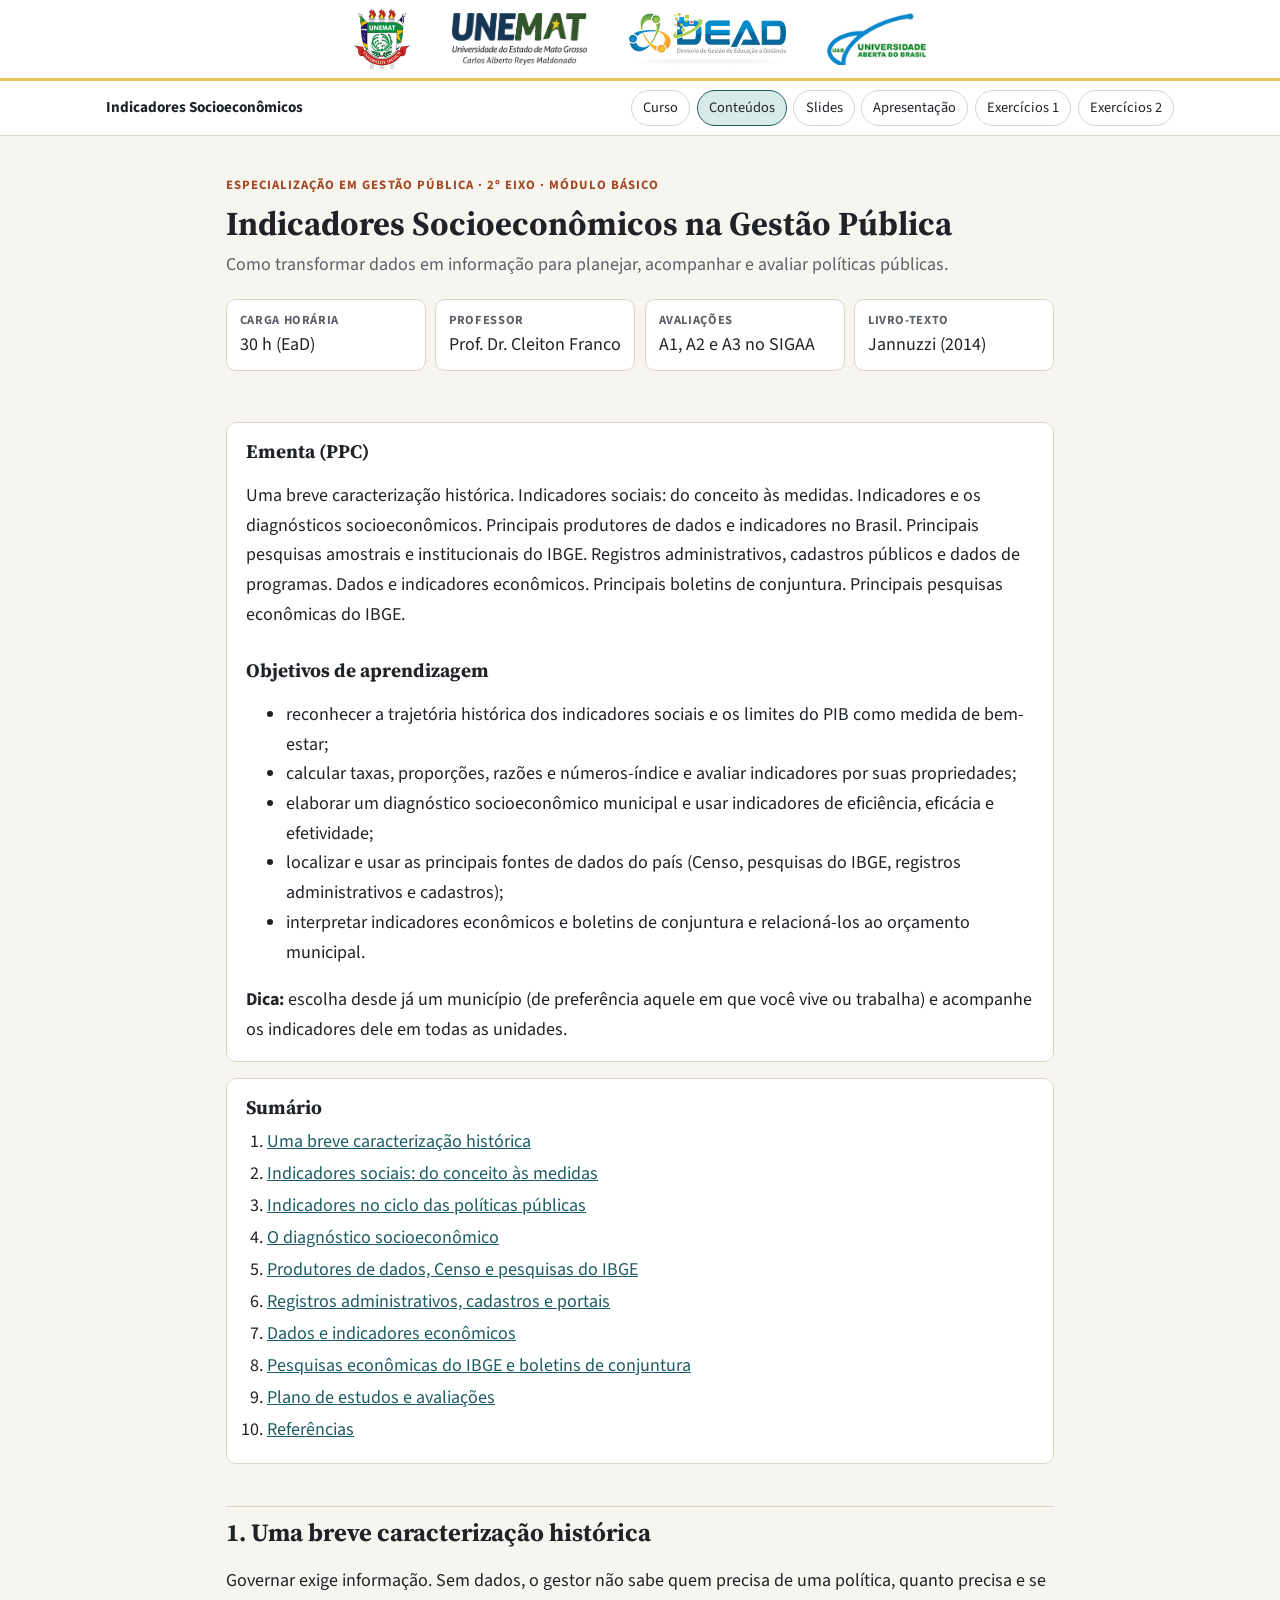
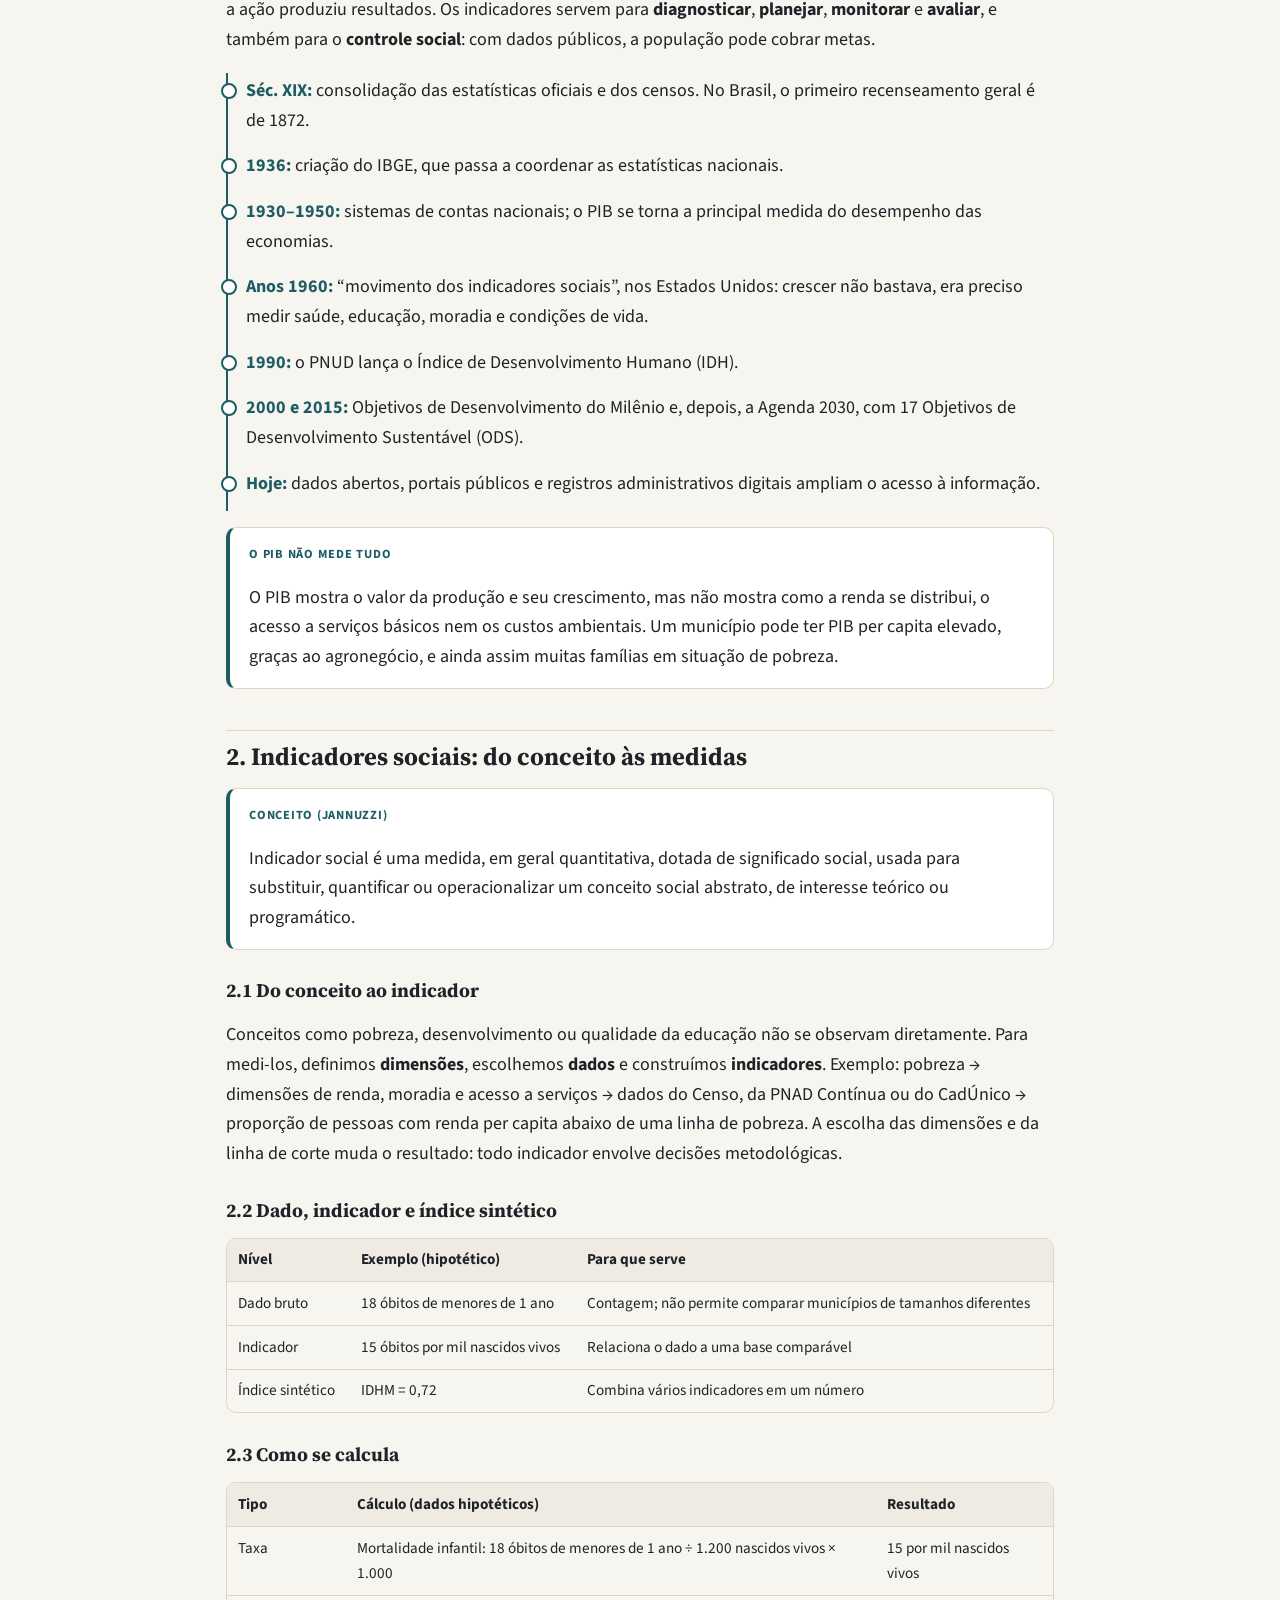
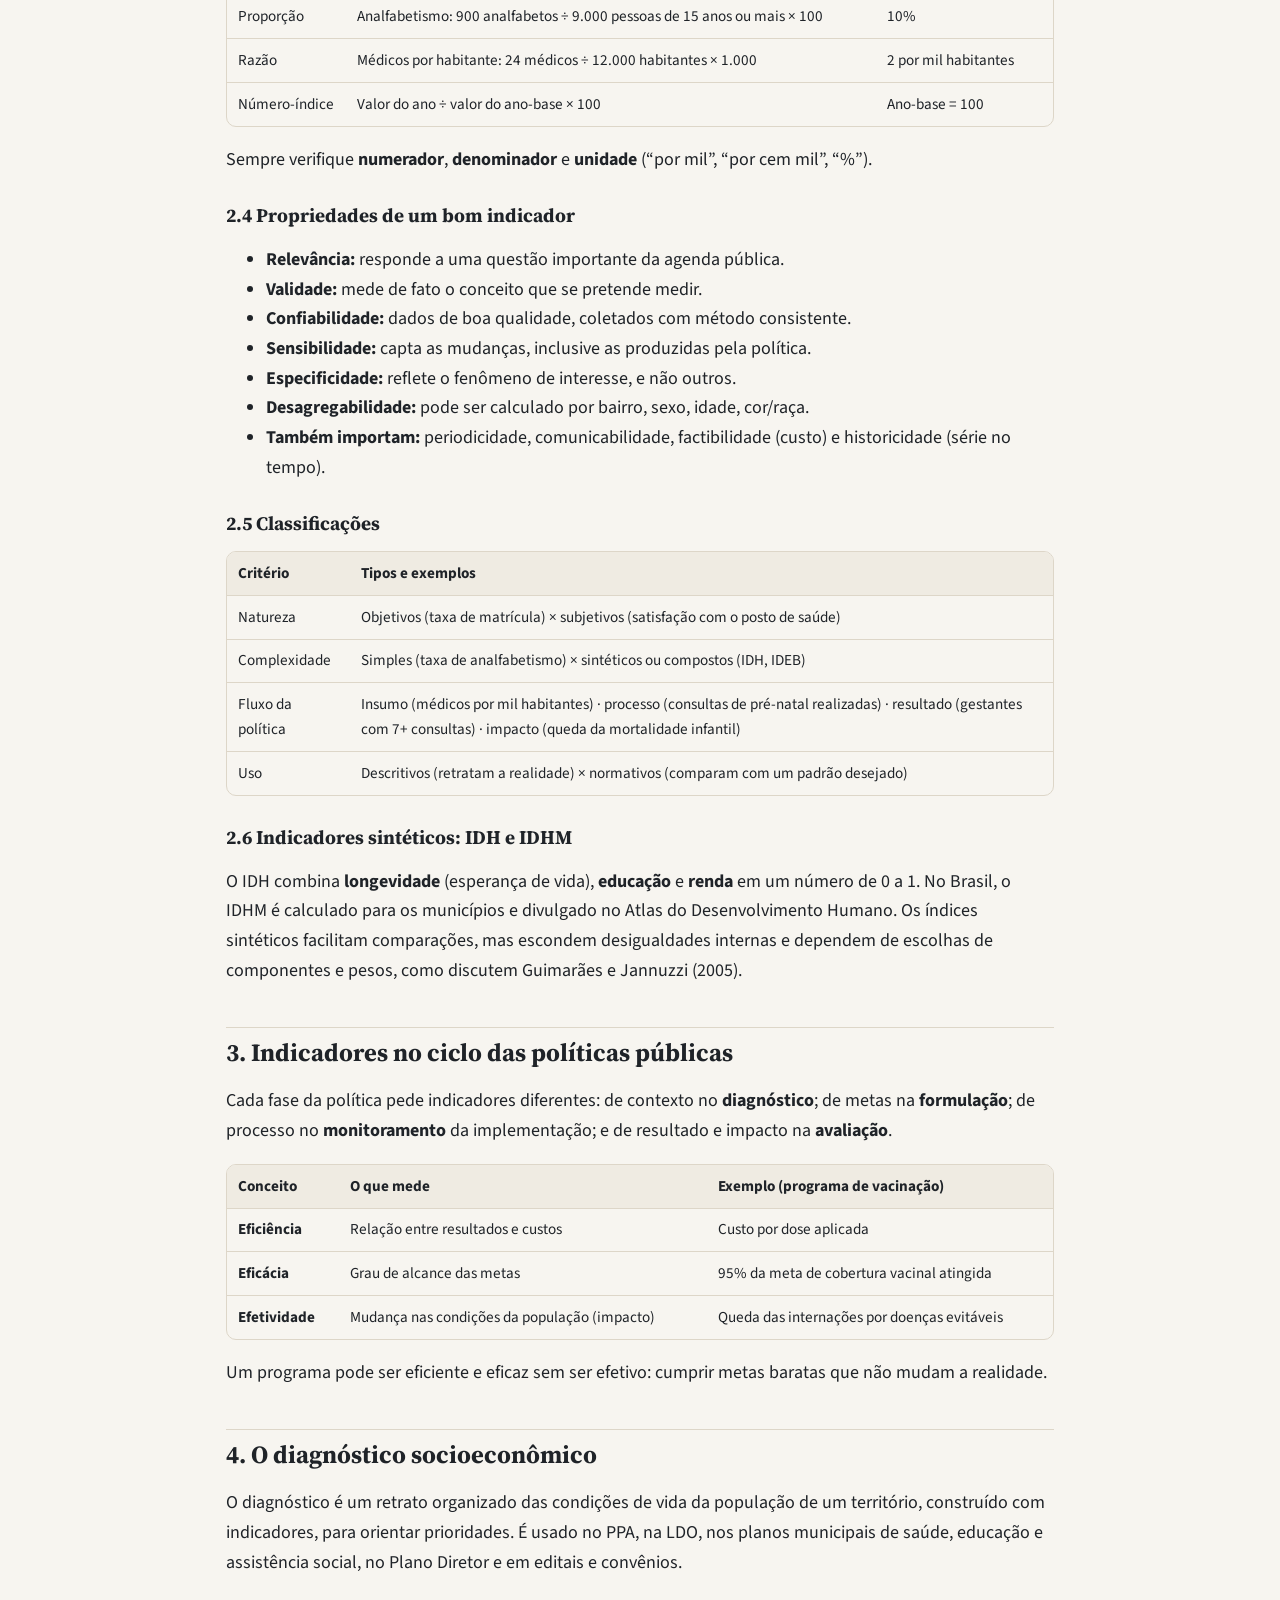
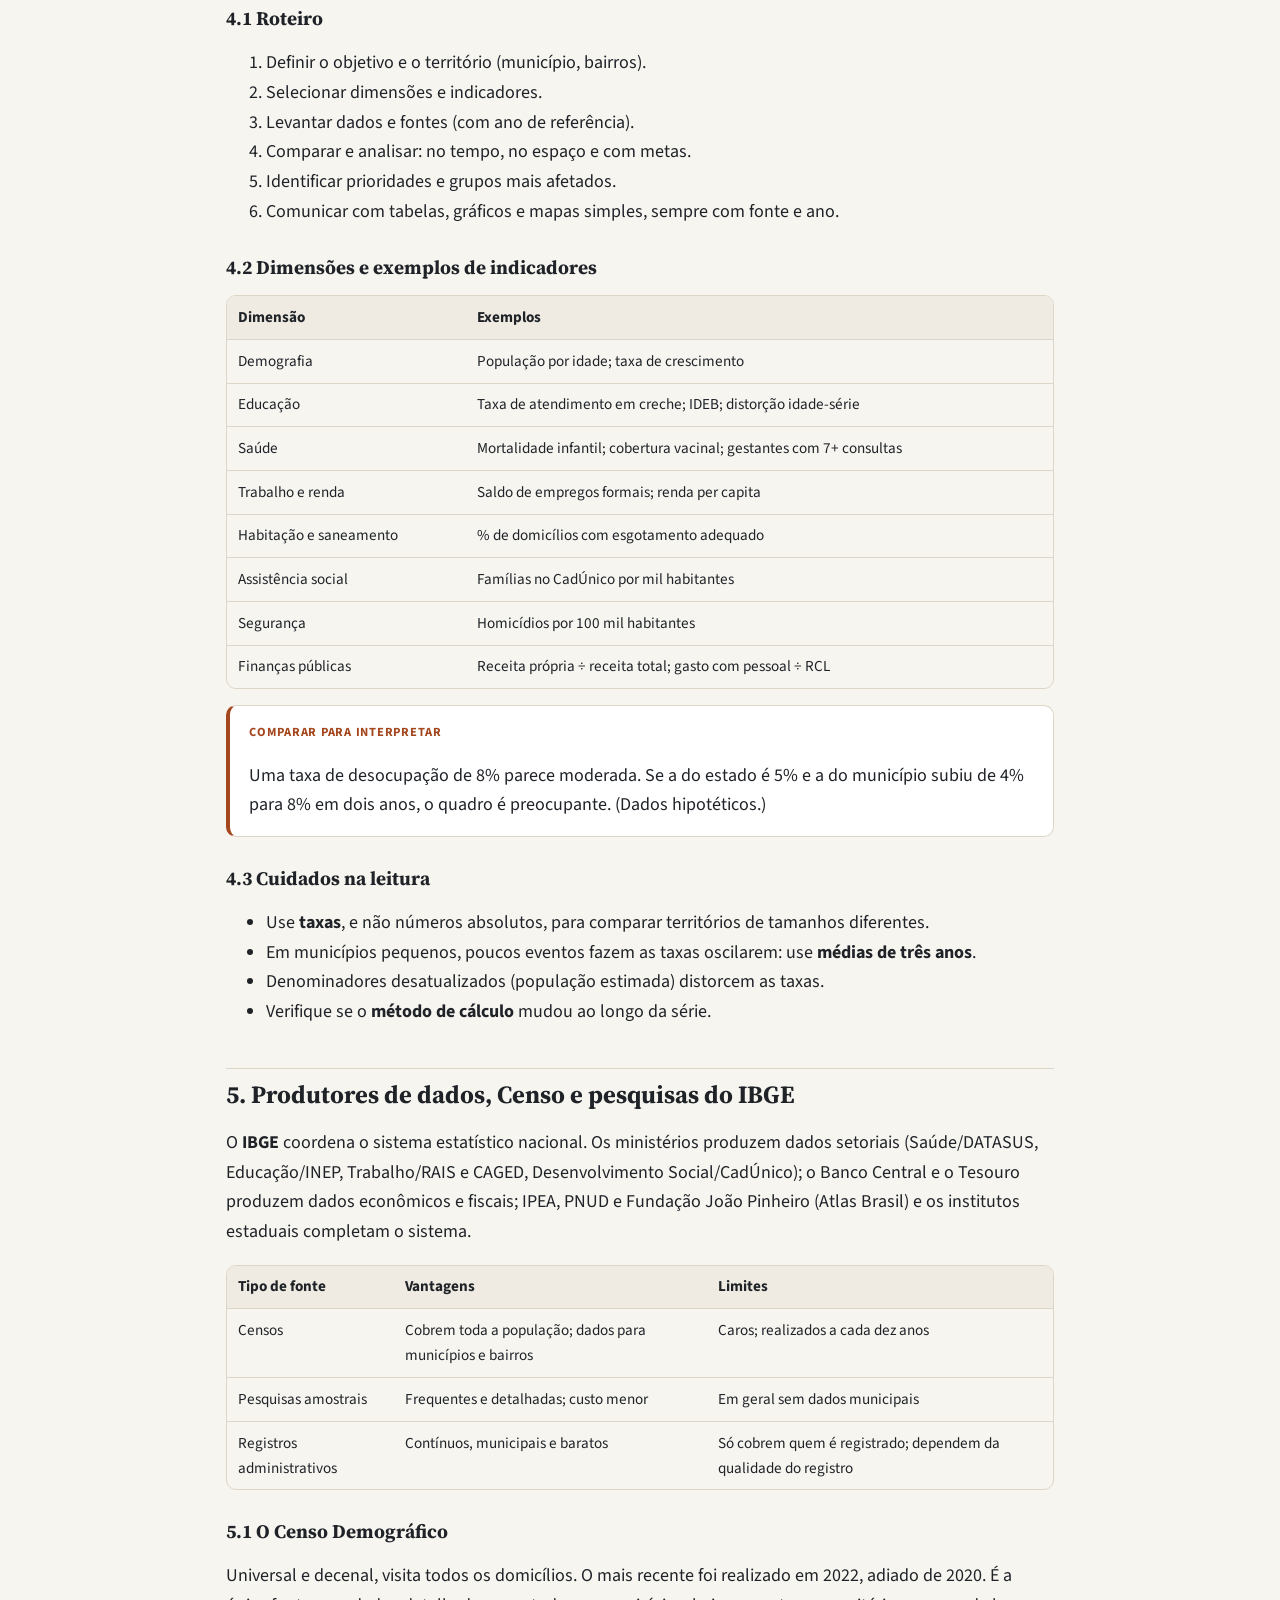
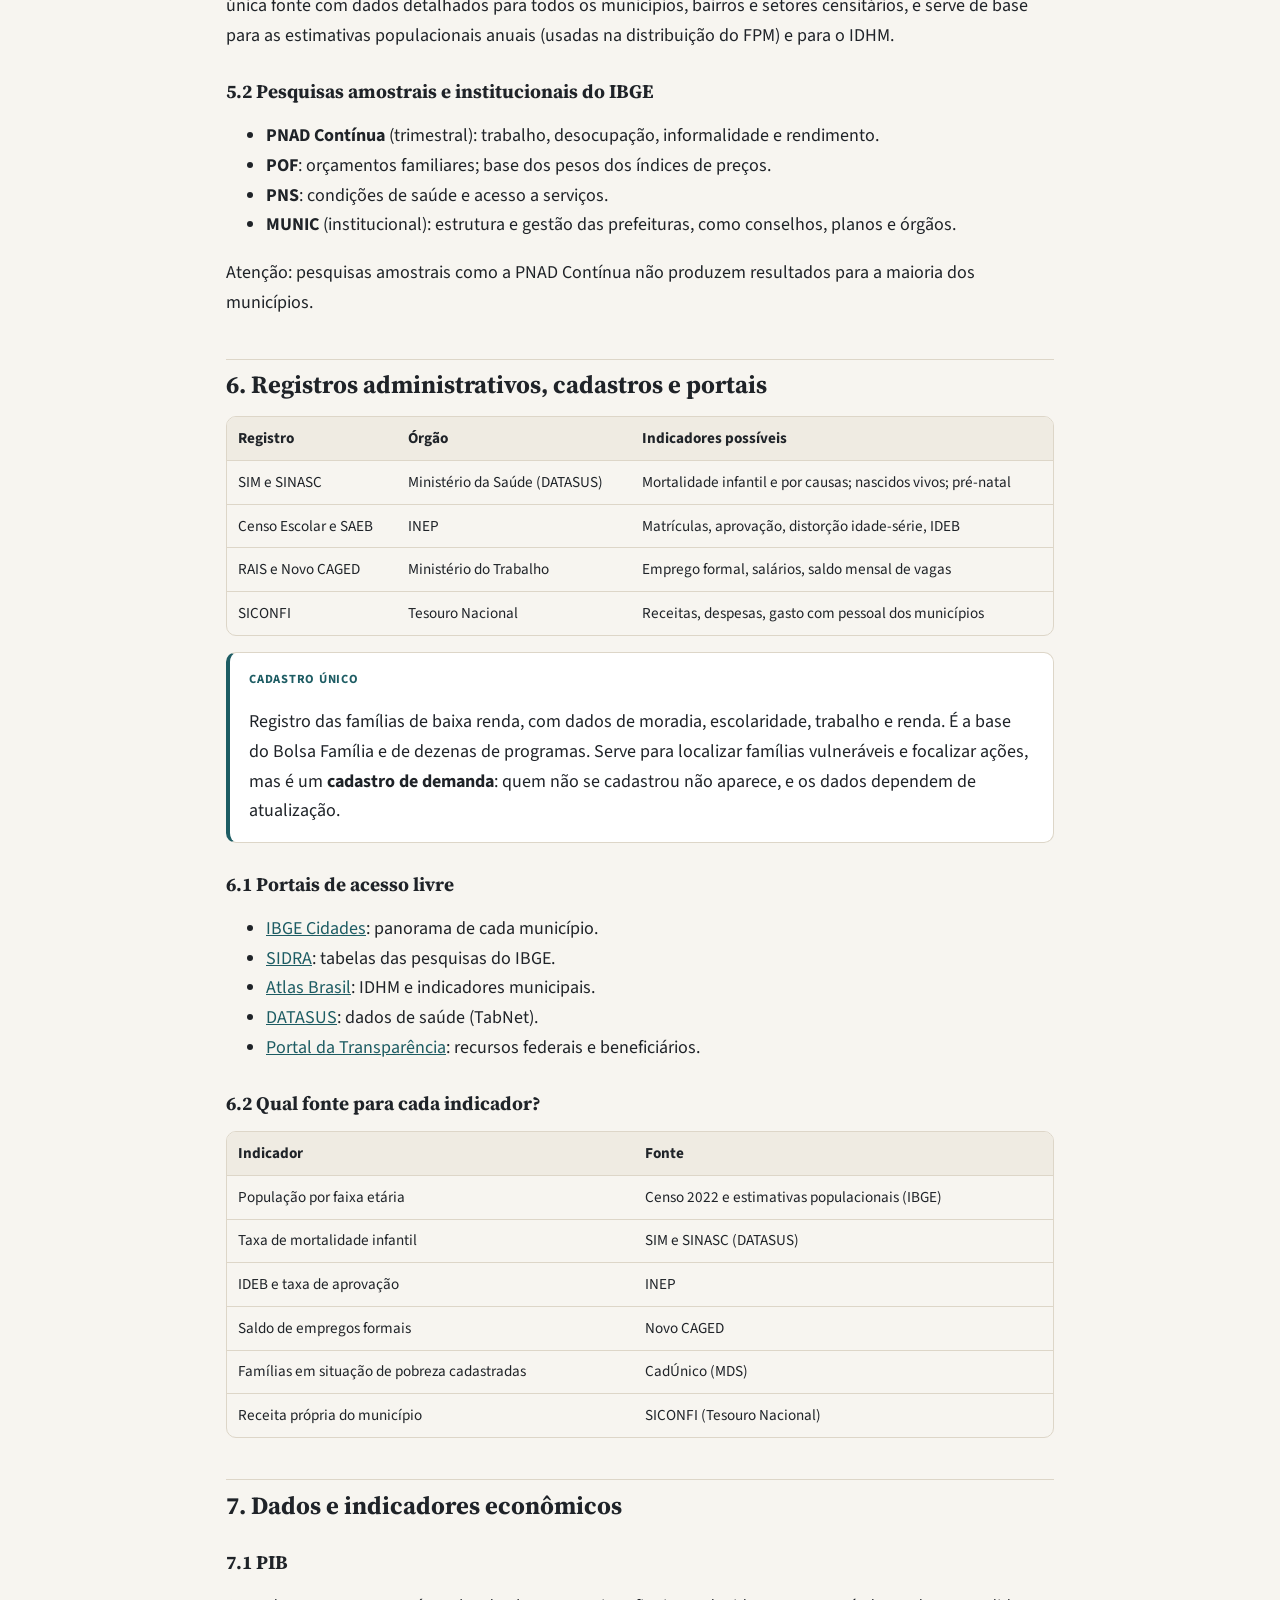
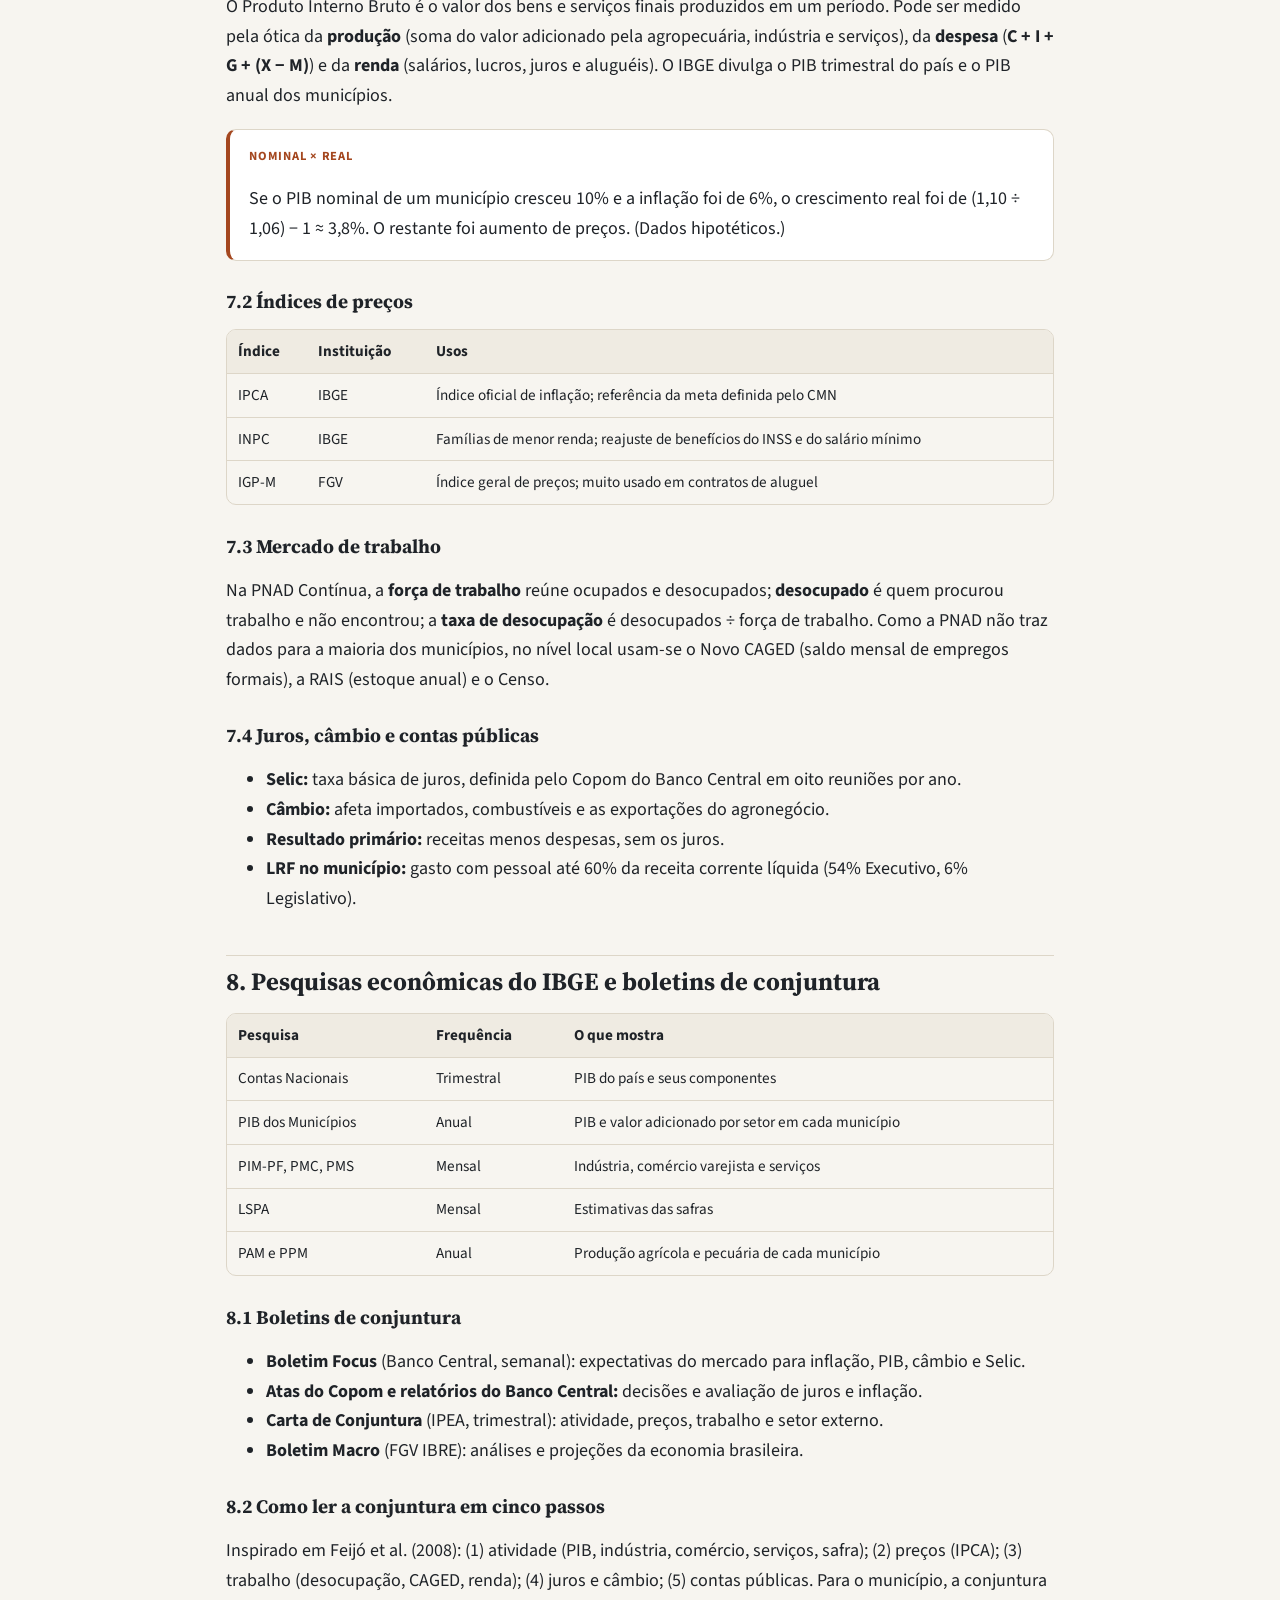
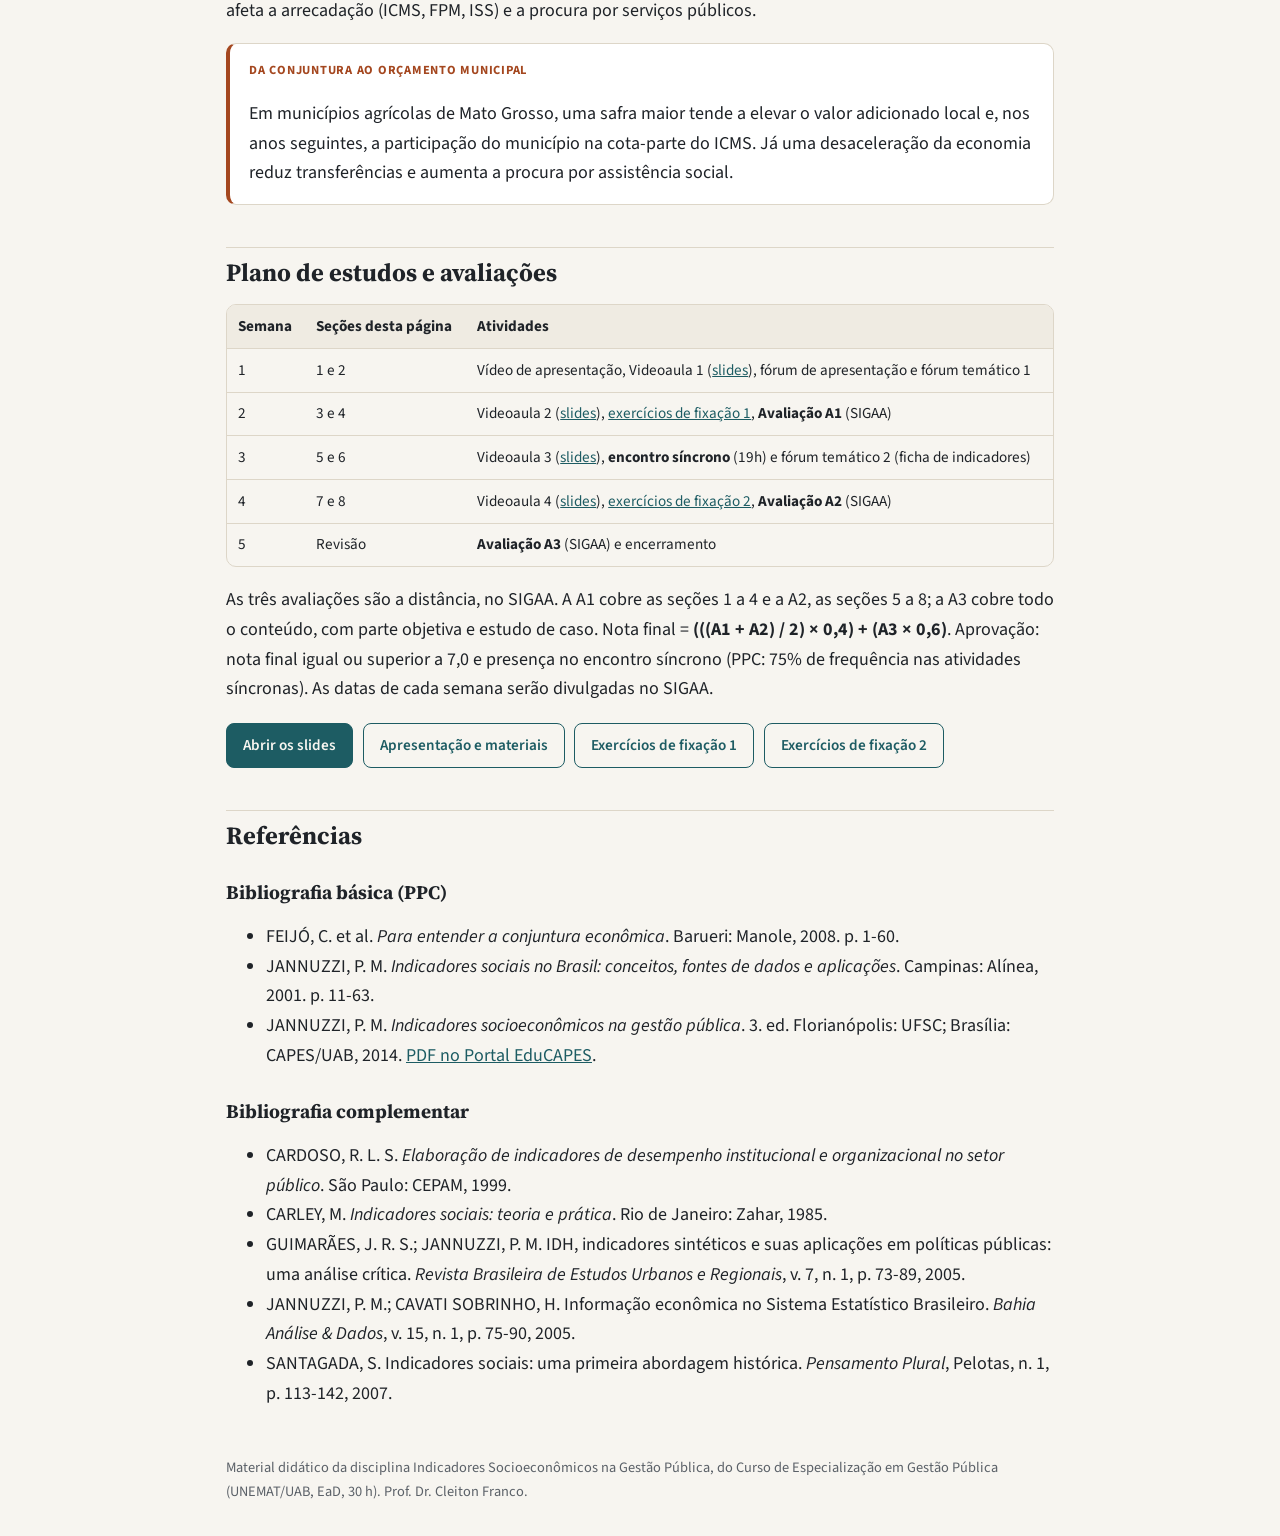
<file: disciplina-08-indicadores-socioeconomicos/index.html>
<!DOCTYPE html>
<html lang="pt-BR">
<head>
<meta charset="utf-8">
<meta name="viewport" content="width=device-width, initial-scale=1">
<title>Indicadores Socioeconômicos</title>
<link rel="icon" type="image/png" href="../img/favicon.png">
<link rel="apple-touch-icon" href="../img/apple-touch-icon.png">
<meta property="og:type" content="website">
<meta property="og:site_name" content="Especialização em Gestão Pública · UNEMAT · DEAD/UAB">
<meta property="og:title" content="Indicadores Socioeconômicos">
<meta property="og:description" content="Página de conteúdos da disciplina Indicadores Socioeconômicos na Gestão Pública: conceito, cálculo e propriedades dos indicadores, diagnósticos, fontes de dados e indicadores econômicos. Especialização em Gestão Pública (UNEMAT/UAB).">
<meta property="og:url" content="https://cleitonfranco74.github.io/gestao_publica/disciplina-08-indicadores-socioeconomicos/index.html">
<meta property="og:image" content="https://cleitonfranco74.github.io/gestao_publica/img/og-indicadores-socioeconomicos.png">
<meta property="og:image:width" content="1200">
<meta property="og:image:height" content="630">
<meta property="og:image:alt" content="Logos UNEMAT, DEAD e UAB com o título Indicadores Socioeconômicos">
<meta property="og:locale" content="pt_BR">
<meta name="twitter:card" content="summary_large_image">
<meta name="twitter:image" content="https://cleitonfranco74.github.io/gestao_publica/img/og-indicadores-socioeconomicos.png">
<meta name="description" content="Página de conteúdos da disciplina Indicadores Socioeconômicos na Gestão Pública: conceito, cálculo e propriedades dos indicadores, diagnósticos, fontes de dados e indicadores econômicos. Especialização em Gestão Pública (UNEMAT/UAB).">
<link rel="preconnect" href="https://fonts.googleapis.com">
<link rel="preconnect" href="https://fonts.gstatic.com" crossorigin>
<link href="https://fonts.googleapis.com/css2?family=Source+Sans+3:wght@400;600;700&family=Source+Serif+4:wght@600;700&display=swap" rel="stylesheet">
<link rel="stylesheet" href="assets/style.css?v=20260927d">
</head>
<body>
<div class="inst" role="banner" aria-label="UNEMAT · DEAD · UAB">
  <div class="wrap">
    <img class="brasao" src="../img/logo-brasao.png" alt="Brasão da UNEMAT">
    <img src="../img/logo-unemat.png" alt="UNEMAT – Universidade do Estado de Mato Grosso">
    <img src="../img/logo-dead.png" alt="DEAD – Diretoria de Gestão de Educação a Distância">
    <img src="../img/logo-uab.png" alt="UAB – Universidade Aberta do Brasil">
  </div>
</div>

<div class="topbar">
  <div class="wrap">
    <a class="brand" href="index.html">Indicadores Socioeconômicos</a>
    <nav aria-label="Material da disciplina">
      <a href="../index.html">Curso</a>
      <a href="index.html" aria-current="page">Conteúdos</a>
      <a href="slides.html">Slides</a>
      <a href="apresentacao.html">Apresentação</a>
      <a href="exercicios-1.html">Exercícios 1</a>
      <a href="exercicios-2.html">Exercícios 2</a>
    </nav>
  </div>
</div>

<main class="wrap">

<header class="hero">
  <p class="eyebrow">Especialização em Gestão Pública · 2º Eixo · Módulo Básico</p>
  <h1>Indicadores Socioeconômicos na Gestão Pública</h1>
  <p class="lead">Como transformar dados em informação para planejar, acompanhar e avaliar políticas públicas.</p>
  <div class="meta">
    <div><b>Carga horária</b>30 h (EaD)</div>
    <div><b>Professor</b>Prof. Dr. Cleiton Franco</div>
    <div><b>Avaliações</b>A1, A2 e A3 no SIGAA</div>
    <div><b>Livro-texto</b>Jannuzzi (2014)</div>
  </div>
</header>

<section class="card">
  <h3 style="margin-top:0">Ementa (PPC)</h3>
  <p>Uma breve caracterização histórica. Indicadores sociais: do conceito às medidas. Indicadores e os diagnósticos socioeconômicos. Principais produtores de dados e indicadores no Brasil. Principais pesquisas amostrais e institucionais do IBGE. Registros administrativos, cadastros públicos e dados de programas. Dados e indicadores econômicos. Principais boletins de conjuntura. Principais pesquisas econômicas do IBGE.</p>
  <h3>Objetivos de aprendizagem</h3>
  <ul>
    <li>reconhecer a trajetória histórica dos indicadores sociais e os limites do PIB como medida de bem-estar;</li>
    <li>calcular taxas, proporções, razões e números-índice e avaliar indicadores por suas propriedades;</li>
    <li>elaborar um diagnóstico socioeconômico municipal e usar indicadores de eficiência, eficácia e efetividade;</li>
    <li>localizar e usar as principais fontes de dados do país (Censo, pesquisas do IBGE, registros administrativos e cadastros);</li>
    <li>interpretar indicadores econômicos e boletins de conjuntura e relacioná-los ao orçamento municipal.</li>
  </ul>
  <p><strong>Dica:</strong> escolha desde já um município (de preferência aquele em que você vive ou trabalha) e acompanhe os indicadores dele em todas as unidades.</p>
</section>

<nav class="card toc" aria-label="Sumário">
  <h3 style="margin-top:0">Sumário</h3>
  <ol>
    <li><a href="#u1">Uma breve caracterização histórica</a></li>
    <li><a href="#u2">Indicadores sociais: do conceito às medidas</a></li>
    <li><a href="#u3">Indicadores no ciclo das políticas públicas</a></li>
    <li><a href="#u4">O diagnóstico socioeconômico</a></li>
    <li><a href="#u5">Produtores de dados, Censo e pesquisas do IBGE</a></li>
    <li><a href="#u6">Registros administrativos, cadastros e portais</a></li>
    <li><a href="#u7">Dados e indicadores econômicos</a></li>
    <li><a href="#u8">Pesquisas econômicas do IBGE e boletins de conjuntura</a></li>
    <li><a href="#plano">Plano de estudos e avaliações</a></li>
    <li><a href="#refs">Referências</a></li>
  </ol>
</nav>

<!-- ============ 1 ============ -->
<h2 id="u1">1. Uma breve caracterização histórica</h2>
<p>Governar exige informação. Sem dados, o gestor não sabe quem precisa de uma política, quanto precisa e se a ação produziu resultados. Os indicadores servem para <strong>diagnosticar</strong>, <strong>planejar</strong>, <strong>monitorar</strong> e <strong>avaliar</strong>, e também para o <strong>controle social</strong>: com dados públicos, a população pode cobrar metas.</p>
<ul class="timeline">
  <li><b>Séc. XIX:</b> consolidação das estatísticas oficiais e dos censos. No Brasil, o primeiro recenseamento geral é de 1872.</li>
  <li><b>1936:</b> criação do IBGE, que passa a coordenar as estatísticas nacionais.</li>
  <li><b>1930–1950:</b> sistemas de contas nacionais; o PIB se torna a principal medida do desempenho das economias.</li>
  <li><b>Anos 1960:</b> “movimento dos indicadores sociais”, nos Estados Unidos: crescer não bastava, era preciso medir saúde, educação, moradia e condições de vida.</li>
  <li><b>1990:</b> o PNUD lança o Índice de Desenvolvimento Humano (IDH).</li>
  <li><b>2000 e 2015:</b> Objetivos de Desenvolvimento do Milênio e, depois, a Agenda 2030, com 17 Objetivos de Desenvolvimento Sustentável (ODS).</li>
  <li><b>Hoje:</b> dados abertos, portais públicos e registros administrativos digitais ampliam o acesso à informação.</li>
</ul>
<div class="card box-key">
  <div class="label">O PIB não mede tudo</div>
  <p>O PIB mostra o valor da produção e seu crescimento, mas não mostra como a renda se distribui, o acesso a serviços básicos nem os custos ambientais. Um município pode ter PIB per capita elevado, graças ao agronegócio, e ainda assim muitas famílias em situação de pobreza.</p>
</div>

<!-- ============ 2 ============ -->
<h2 id="u2">2. Indicadores sociais: do conceito às medidas</h2>
<div class="card box-key">
  <div class="label">Conceito (Jannuzzi)</div>
  <p>Indicador social é uma medida, em geral quantitativa, dotada de significado social, usada para substituir, quantificar ou operacionalizar um conceito social abstrato, de interesse teórico ou programático.</p>
</div>
<h3>2.1 Do conceito ao indicador</h3>
<p>Conceitos como pobreza, desenvolvimento ou qualidade da educação não se observam diretamente. Para medi-los, definimos <strong>dimensões</strong>, escolhemos <strong>dados</strong> e construímos <strong>indicadores</strong>. Exemplo: pobreza → dimensões de renda, moradia e acesso a serviços → dados do Censo, da PNAD Contínua ou do CadÚnico → proporção de pessoas com renda per capita abaixo de uma linha de pobreza. A escolha das dimensões e da linha de corte muda o resultado: todo indicador envolve decisões metodológicas.</p>
<h3>2.2 Dado, indicador e índice sintético</h3>
<div class="table-scroll"><table>
  <thead><tr><th>Nível</th><th>Exemplo (hipotético)</th><th>Para que serve</th></tr></thead>
  <tbody>
    <tr><td>Dado bruto</td><td>18 óbitos de menores de 1 ano</td><td>Contagem; não permite comparar municípios de tamanhos diferentes</td></tr>
    <tr><td>Indicador</td><td>15 óbitos por mil nascidos vivos</td><td>Relaciona o dado a uma base comparável</td></tr>
    <tr><td>Índice sintético</td><td>IDHM = 0,72</td><td>Combina vários indicadores em um número</td></tr>
  </tbody>
</table></div>
<h3>2.3 Como se calcula</h3>
<div class="table-scroll"><table>
  <thead><tr><th>Tipo</th><th>Cálculo (dados hipotéticos)</th><th>Resultado</th></tr></thead>
  <tbody>
    <tr><td>Taxa</td><td>Mortalidade infantil: 18 óbitos de menores de 1 ano ÷ 1.200 nascidos vivos × 1.000</td><td>15 por mil nascidos vivos</td></tr>
    <tr><td>Proporção</td><td>Analfabetismo: 900 analfabetos ÷ 9.000 pessoas de 15 anos ou mais × 100</td><td>10%</td></tr>
    <tr><td>Razão</td><td>Médicos por habitante: 24 médicos ÷ 12.000 habitantes × 1.000</td><td>2 por mil habitantes</td></tr>
    <tr><td>Número-índice</td><td>Valor do ano ÷ valor do ano-base × 100</td><td>Ano-base = 100</td></tr>
  </tbody>
</table></div>
<p>Sempre verifique <strong>numerador</strong>, <strong>denominador</strong> e <strong>unidade</strong> (“por mil”, “por cem mil”, “%”).</p>
<h3>2.4 Propriedades de um bom indicador</h3>
<ul>
  <li><strong>Relevância:</strong> responde a uma questão importante da agenda pública.</li>
  <li><strong>Validade:</strong> mede de fato o conceito que se pretende medir.</li>
  <li><strong>Confiabilidade:</strong> dados de boa qualidade, coletados com método consistente.</li>
  <li><strong>Sensibilidade:</strong> capta as mudanças, inclusive as produzidas pela política.</li>
  <li><strong>Especificidade:</strong> reflete o fenômeno de interesse, e não outros.</li>
  <li><strong>Desagregabilidade:</strong> pode ser calculado por bairro, sexo, idade, cor/raça.</li>
  <li><strong>Também importam:</strong> periodicidade, comunicabilidade, factibilidade (custo) e historicidade (série no tempo).</li>
</ul>
<h3>2.5 Classificações</h3>
<div class="table-scroll"><table>
  <thead><tr><th>Critério</th><th>Tipos e exemplos</th></tr></thead>
  <tbody>
    <tr><td>Natureza</td><td>Objetivos (taxa de matrícula) × subjetivos (satisfação com o posto de saúde)</td></tr>
    <tr><td>Complexidade</td><td>Simples (taxa de analfabetismo) × sintéticos ou compostos (IDH, IDEB)</td></tr>
    <tr><td>Fluxo da política</td><td>Insumo (médicos por mil habitantes) · processo (consultas de pré-natal realizadas) · resultado (gestantes com 7+ consultas) · impacto (queda da mortalidade infantil)</td></tr>
    <tr><td>Uso</td><td>Descritivos (retratam a realidade) × normativos (comparam com um padrão desejado)</td></tr>
  </tbody>
</table></div>
<h3>2.6 Indicadores sintéticos: IDH e IDHM</h3>
<p>O IDH combina <strong>longevidade</strong> (esperança de vida), <strong>educação</strong> e <strong>renda</strong> em um número de 0 a 1. No Brasil, o IDHM é calculado para os municípios e divulgado no Atlas do Desenvolvimento Humano. Os índices sintéticos facilitam comparações, mas escondem desigualdades internas e dependem de escolhas de componentes e pesos, como discutem Guimarães e Jannuzzi (2005).</p>

<!-- ============ 3 ============ -->
<h2 id="u3">3. Indicadores no ciclo das políticas públicas</h2>
<p>Cada fase da política pede indicadores diferentes: de contexto no <strong>diagnóstico</strong>; de metas na <strong>formulação</strong>; de processo no <strong>monitoramento</strong> da implementação; e de resultado e impacto na <strong>avaliação</strong>.</p>
<div class="table-scroll"><table>
  <thead><tr><th>Conceito</th><th>O que mede</th><th>Exemplo (programa de vacinação)</th></tr></thead>
  <tbody>
    <tr><td><strong>Eficiência</strong></td><td>Relação entre resultados e custos</td><td>Custo por dose aplicada</td></tr>
    <tr><td><strong>Eficácia</strong></td><td>Grau de alcance das metas</td><td>95% da meta de cobertura vacinal atingida</td></tr>
    <tr><td><strong>Efetividade</strong></td><td>Mudança nas condições da população (impacto)</td><td>Queda das internações por doenças evitáveis</td></tr>
  </tbody>
</table></div>
<p>Um programa pode ser eficiente e eficaz sem ser efetivo: cumprir metas baratas que não mudam a realidade.</p>

<!-- ============ 4 ============ -->
<h2 id="u4">4. O diagnóstico socioeconômico</h2>
<p>O diagnóstico é um retrato organizado das condições de vida da população de um território, construído com indicadores, para orientar prioridades. É usado no PPA, na LDO, nos planos municipais de saúde, educação e assistência social, no Plano Diretor e em editais e convênios.</p>
<h3>4.1 Roteiro</h3>
<ol>
  <li>Definir o objetivo e o território (município, bairros).</li>
  <li>Selecionar dimensões e indicadores.</li>
  <li>Levantar dados e fontes (com ano de referência).</li>
  <li>Comparar e analisar: no tempo, no espaço e com metas.</li>
  <li>Identificar prioridades e grupos mais afetados.</li>
  <li>Comunicar com tabelas, gráficos e mapas simples, sempre com fonte e ano.</li>
</ol>
<h3>4.2 Dimensões e exemplos de indicadores</h3>
<div class="table-scroll"><table>
  <thead><tr><th>Dimensão</th><th>Exemplos</th></tr></thead>
  <tbody>
    <tr><td>Demografia</td><td>População por idade; taxa de crescimento</td></tr>
    <tr><td>Educação</td><td>Taxa de atendimento em creche; IDEB; distorção idade-série</td></tr>
    <tr><td>Saúde</td><td>Mortalidade infantil; cobertura vacinal; gestantes com 7+ consultas</td></tr>
    <tr><td>Trabalho e renda</td><td>Saldo de empregos formais; renda per capita</td></tr>
    <tr><td>Habitação e saneamento</td><td>% de domicílios com esgotamento adequado</td></tr>
    <tr><td>Assistência social</td><td>Famílias no CadÚnico por mil habitantes</td></tr>
    <tr><td>Segurança</td><td>Homicídios por 100 mil habitantes</td></tr>
    <tr><td>Finanças públicas</td><td>Receita própria ÷ receita total; gasto com pessoal ÷ RCL</td></tr>
  </tbody>
</table></div>
<div class="card box-ex">
  <div class="label">Comparar para interpretar</div>
  <p>Uma taxa de desocupação de 8% parece moderada. Se a do estado é 5% e a do município subiu de 4% para 8% em dois anos, o quadro é preocupante. (Dados hipotéticos.)</p>
</div>
<h3>4.3 Cuidados na leitura</h3>
<ul>
  <li>Use <strong>taxas</strong>, e não números absolutos, para comparar territórios de tamanhos diferentes.</li>
  <li>Em municípios pequenos, poucos eventos fazem as taxas oscilarem: use <strong>médias de três anos</strong>.</li>
  <li>Denominadores desatualizados (população estimada) distorcem as taxas.</li>
  <li>Verifique se o <strong>método de cálculo</strong> mudou ao longo da série.</li>
</ul>

<!-- ============ 5 ============ -->
<h2 id="u5">5. Produtores de dados, Censo e pesquisas do IBGE</h2>
<p>O <strong>IBGE</strong> coordena o sistema estatístico nacional. Os ministérios produzem dados setoriais (Saúde/DATASUS, Educação/INEP, Trabalho/RAIS e CAGED, Desenvolvimento Social/CadÚnico); o Banco Central e o Tesouro produzem dados econômicos e fiscais; IPEA, PNUD e Fundação João Pinheiro (Atlas Brasil) e os institutos estaduais completam o sistema.</p>
<div class="table-scroll"><table>
  <thead><tr><th>Tipo de fonte</th><th>Vantagens</th><th>Limites</th></tr></thead>
  <tbody>
    <tr><td>Censos</td><td>Cobrem toda a população; dados para municípios e bairros</td><td>Caros; realizados a cada dez anos</td></tr>
    <tr><td>Pesquisas amostrais</td><td>Frequentes e detalhadas; custo menor</td><td>Em geral sem dados municipais</td></tr>
    <tr><td>Registros administrativos</td><td>Contínuos, municipais e baratos</td><td>Só cobrem quem é registrado; dependem da qualidade do registro</td></tr>
  </tbody>
</table></div>
<h3>5.1 O Censo Demográfico</h3>
<p>Universal e decenal, visita todos os domicílios. O mais recente foi realizado em 2022, adiado de 2020. É a única fonte com dados detalhados para todos os municípios, bairros e setores censitários, e serve de base para as estimativas populacionais anuais (usadas na distribuição do FPM) e para o IDHM.</p>
<h3>5.2 Pesquisas amostrais e institucionais do IBGE</h3>
<ul>
  <li><strong>PNAD Contínua</strong> (trimestral): trabalho, desocupação, informalidade e rendimento.</li>
  <li><strong>POF</strong>: orçamentos familiares; base dos pesos dos índices de preços.</li>
  <li><strong>PNS</strong>: condições de saúde e acesso a serviços.</li>
  <li><strong>MUNIC</strong> (institucional): estrutura e gestão das prefeituras, como conselhos, planos e órgãos.</li>
</ul>
<p>Atenção: pesquisas amostrais como a PNAD Contínua não produzem resultados para a maioria dos municípios.</p>

<!-- ============ 6 ============ -->
<h2 id="u6">6. Registros administrativos, cadastros e portais</h2>
<div class="table-scroll"><table>
  <thead><tr><th>Registro</th><th>Órgão</th><th>Indicadores possíveis</th></tr></thead>
  <tbody>
    <tr><td>SIM e SINASC</td><td>Ministério da Saúde (DATASUS)</td><td>Mortalidade infantil e por causas; nascidos vivos; pré-natal</td></tr>
    <tr><td>Censo Escolar e SAEB</td><td>INEP</td><td>Matrículas, aprovação, distorção idade-série, IDEB</td></tr>
    <tr><td>RAIS e Novo CAGED</td><td>Ministério do Trabalho</td><td>Emprego formal, salários, saldo mensal de vagas</td></tr>
    <tr><td>SICONFI</td><td>Tesouro Nacional</td><td>Receitas, despesas, gasto com pessoal dos municípios</td></tr>
  </tbody>
</table></div>
<div class="card box-key">
  <div class="label">Cadastro Único</div>
  <p>Registro das famílias de baixa renda, com dados de moradia, escolaridade, trabalho e renda. É a base do Bolsa Família e de dezenas de programas. Serve para localizar famílias vulneráveis e focalizar ações, mas é um <strong>cadastro de demanda</strong>: quem não se cadastrou não aparece, e os dados dependem de atualização.</p>
</div>
<h3>6.1 Portais de acesso livre</h3>
<ul>
  <li><a href="https://cidades.ibge.gov.br" target="_blank" rel="noopener">IBGE Cidades</a>: panorama de cada município.</li>
  <li><a href="https://sidra.ibge.gov.br" target="_blank" rel="noopener">SIDRA</a>: tabelas das pesquisas do IBGE.</li>
  <li><a href="https://www.atlasbrasil.org.br" target="_blank" rel="noopener">Atlas Brasil</a>: IDHM e indicadores municipais.</li>
  <li><a href="https://datasus.saude.gov.br" target="_blank" rel="noopener">DATASUS</a>: dados de saúde (TabNet).</li>
  <li><a href="https://portaldatransparencia.gov.br" target="_blank" rel="noopener">Portal da Transparência</a>: recursos federais e beneficiários.</li>
</ul>
<h3>6.2 Qual fonte para cada indicador?</h3>
<div class="table-scroll"><table>
  <thead><tr><th>Indicador</th><th>Fonte</th></tr></thead>
  <tbody>
    <tr><td>População por faixa etária</td><td>Censo 2022 e estimativas populacionais (IBGE)</td></tr>
    <tr><td>Taxa de mortalidade infantil</td><td>SIM e SINASC (DATASUS)</td></tr>
    <tr><td>IDEB e taxa de aprovação</td><td>INEP</td></tr>
    <tr><td>Saldo de empregos formais</td><td>Novo CAGED</td></tr>
    <tr><td>Famílias em situação de pobreza cadastradas</td><td>CadÚnico (MDS)</td></tr>
    <tr><td>Receita própria do município</td><td>SICONFI (Tesouro Nacional)</td></tr>
  </tbody>
</table></div>

<!-- ============ 7 ============ -->
<h2 id="u7">7. Dados e indicadores econômicos</h2>
<h3>7.1 PIB</h3>
<p>O Produto Interno Bruto é o valor dos bens e serviços finais produzidos em um período. Pode ser medido pela ótica da <strong>produção</strong> (soma do valor adicionado pela agropecuária, indústria e serviços), da <strong>despesa</strong> (<strong>C + I + G + (X − M)</strong>) e da <strong>renda</strong> (salários, lucros, juros e aluguéis). O IBGE divulga o PIB trimestral do país e o PIB anual dos municípios.</p>
<div class="card box-ex">
  <div class="label">Nominal × real</div>
  <p>Se o PIB nominal de um município cresceu 10% e a inflação foi de 6%, o crescimento real foi de (1,10 ÷ 1,06) − 1 ≈ 3,8%. O restante foi aumento de preços. (Dados hipotéticos.)</p>
</div>
<h3>7.2 Índices de preços</h3>
<div class="table-scroll"><table>
  <thead><tr><th>Índice</th><th>Instituição</th><th>Usos</th></tr></thead>
  <tbody>
    <tr><td>IPCA</td><td>IBGE</td><td>Índice oficial de inflação; referência da meta definida pelo CMN</td></tr>
    <tr><td>INPC</td><td>IBGE</td><td>Famílias de menor renda; reajuste de benefícios do INSS e do salário mínimo</td></tr>
    <tr><td>IGP-M</td><td>FGV</td><td>Índice geral de preços; muito usado em contratos de aluguel</td></tr>
  </tbody>
</table></div>
<h3>7.3 Mercado de trabalho</h3>
<p>Na PNAD Contínua, a <strong>força de trabalho</strong> reúne ocupados e desocupados; <strong>desocupado</strong> é quem procurou trabalho e não encontrou; a <strong>taxa de desocupação</strong> é desocupados ÷ força de trabalho. Como a PNAD não traz dados para a maioria dos municípios, no nível local usam-se o Novo CAGED (saldo mensal de empregos formais), a RAIS (estoque anual) e o Censo.</p>
<h3>7.4 Juros, câmbio e contas públicas</h3>
<ul>
  <li><strong>Selic:</strong> taxa básica de juros, definida pelo Copom do Banco Central em oito reuniões por ano.</li>
  <li><strong>Câmbio:</strong> afeta importados, combustíveis e as exportações do agronegócio.</li>
  <li><strong>Resultado primário:</strong> receitas menos despesas, sem os juros.</li>
  <li><strong>LRF no município:</strong> gasto com pessoal até 60% da receita corrente líquida (54% Executivo, 6% Legislativo).</li>
</ul>

<!-- ============ 8 ============ -->
<h2 id="u8">8. Pesquisas econômicas do IBGE e boletins de conjuntura</h2>
<div class="table-scroll"><table>
  <thead><tr><th>Pesquisa</th><th>Frequência</th><th>O que mostra</th></tr></thead>
  <tbody>
    <tr><td>Contas Nacionais</td><td>Trimestral</td><td>PIB do país e seus componentes</td></tr>
    <tr><td>PIB dos Municípios</td><td>Anual</td><td>PIB e valor adicionado por setor em cada município</td></tr>
    <tr><td>PIM-PF, PMC, PMS</td><td>Mensal</td><td>Indústria, comércio varejista e serviços</td></tr>
    <tr><td>LSPA</td><td>Mensal</td><td>Estimativas das safras</td></tr>
    <tr><td>PAM e PPM</td><td>Anual</td><td>Produção agrícola e pecuária de cada município</td></tr>
  </tbody>
</table></div>
<h3>8.1 Boletins de conjuntura</h3>
<ul>
  <li><strong>Boletim Focus</strong> (Banco Central, semanal): expectativas do mercado para inflação, PIB, câmbio e Selic.</li>
  <li><strong>Atas do Copom e relatórios do Banco Central:</strong> decisões e avaliação de juros e inflação.</li>
  <li><strong>Carta de Conjuntura</strong> (IPEA, trimestral): atividade, preços, trabalho e setor externo.</li>
  <li><strong>Boletim Macro</strong> (FGV IBRE): análises e projeções da economia brasileira.</li>
</ul>
<h3>8.2 Como ler a conjuntura em cinco passos</h3>
<p>Inspirado em Feijó et al. (2008): (1) atividade (PIB, indústria, comércio, serviços, safra); (2) preços (IPCA); (3) trabalho (desocupação, CAGED, renda); (4) juros e câmbio; (5) contas públicas. Para o município, a conjuntura afeta a arrecadação (ICMS, FPM, ISS) e a procura por serviços públicos.</p>
<div class="card box-ex">
  <div class="label">Da conjuntura ao orçamento municipal</div>
  <p>Em municípios agrícolas de Mato Grosso, uma safra maior tende a elevar o valor adicionado local e, nos anos seguintes, a participação do município na cota-parte do ICMS. Já uma desaceleração da economia reduz transferências e aumenta a procura por assistência social.</p>
</div>

<!-- ============ PLANO ============ -->
<h2 id="plano">Plano de estudos e avaliações</h2>
<div class="table-scroll"><table>
  <thead><tr><th>Semana</th><th>Seções desta página</th><th>Atividades</th></tr></thead>
  <tbody>
    <tr><td>1</td><td>1 e 2</td><td>Vídeo de apresentação, Videoaula 1 (<a href="slides.html#1">slides</a>), fórum de apresentação e fórum temático 1</td></tr>
    <tr><td>2</td><td>3 e 4</td><td>Videoaula 2 (<a href="slides.html#31">slides</a>), <a href="exercicios-1.html">exercícios de fixação 1</a>, <strong>Avaliação A1</strong> (SIGAA)</td></tr>
    <tr><td>3</td><td>5 e 6</td><td>Videoaula 3 (<a href="slides.html#59">slides</a>), <strong>encontro síncrono</strong> (19h) e fórum temático 2 (ficha de indicadores)</td></tr>
    <tr><td>4</td><td>7 e 8</td><td>Videoaula 4 (<a href="slides.html#86">slides</a>), <a href="exercicios-2.html">exercícios de fixação 2</a>, <strong>Avaliação A2</strong> (SIGAA)</td></tr>
    <tr><td>5</td><td>Revisão</td><td><strong>Avaliação A3</strong> (SIGAA) e encerramento</td></tr>
  </tbody>
</table></div>
<p>As três avaliações são a distância, no SIGAA. A A1 cobre as seções 1 a 4 e a A2, as seções 5 a 8; a A3 cobre todo o conteúdo, com parte objetiva e estudo de caso. Nota final = <strong>(((A1 + A2) / 2) × 0,4) + (A3 × 0,6)</strong>. Aprovação: nota final igual ou superior a 7,0 e presença no encontro síncrono (PPC: 75% de frequência nas atividades síncronas). As datas de cada semana serão divulgadas no SIGAA.</p>
<div class="actions">
  <a class="btn" href="slides.html">Abrir os slides</a>
  <a class="btn secondary" href="apresentacao.html">Apresentação e materiais</a>
  <a class="btn secondary" href="exercicios-1.html">Exercícios de fixação 1</a>
  <a class="btn secondary" href="exercicios-2.html">Exercícios de fixação 2</a>
</div>

<!-- ============ REFERÊNCIAS ============ -->
<h2 id="refs">Referências</h2>
<h3>Bibliografia básica (PPC)</h3>
<ul>
  <li>FEIJÓ, C. et al. <em>Para entender a conjuntura econômica</em>. Barueri: Manole, 2008. p. 1-60.</li>
  <li>JANNUZZI, P. M. <em>Indicadores sociais no Brasil: conceitos, fontes de dados e aplicações</em>. Campinas: Alínea, 2001. p. 11-63.</li>
  <li>JANNUZZI, P. M. <em>Indicadores socioeconômicos na gestão pública</em>. 3. ed. Florianópolis: UFSC; Brasília: CAPES/UAB, 2014. <a href="https://educapes.capes.gov.br/bitstream/capes/145410/1/PNAP%20-%20Modulo%20Basico%20-%20GPM%20-%20Indicadores%20Socioeconomicos%20na%20Gestao%20Publica.pdf" target="_blank" rel="noopener">PDF no Portal EduCAPES</a>.</li>
</ul>
<h3>Bibliografia complementar</h3>
<ul>
  <li>CARDOSO, R. L. S. <em>Elaboração de indicadores de desempenho institucional e organizacional no setor público</em>. São Paulo: CEPAM, 1999.</li>
  <li>CARLEY, M. <em>Indicadores sociais: teoria e prática</em>. Rio de Janeiro: Zahar, 1985.</li>
  <li>GUIMARÃES, J. R. S.; JANNUZZI, P. M. IDH, indicadores sintéticos e suas aplicações em políticas públicas: uma análise crítica. <em>Revista Brasileira de Estudos Urbanos e Regionais</em>, v. 7, n. 1, p. 73-89, 2005.</li>
  <li>JANNUZZI, P. M.; CAVATI SOBRINHO, H. Informação econômica no Sistema Estatístico Brasileiro. <em>Bahia Análise &amp; Dados</em>, v. 15, n. 1, p. 75-90, 2005.</li>
  <li>SANTAGADA, S. Indicadores sociais: uma primeira abordagem histórica. <em>Pensamento Plural</em>, Pelotas, n. 1, p. 113-142, 2007.</li>
</ul>

<footer>Material didático da disciplina Indicadores Socioeconômicos na Gestão Pública, do Curso de Especialização em Gestão Pública (UNEMAT/UAB, EaD, 30 h). Prof. Dr. Cleiton Franco.</footer>
</main>
</body>
</html>
</file>
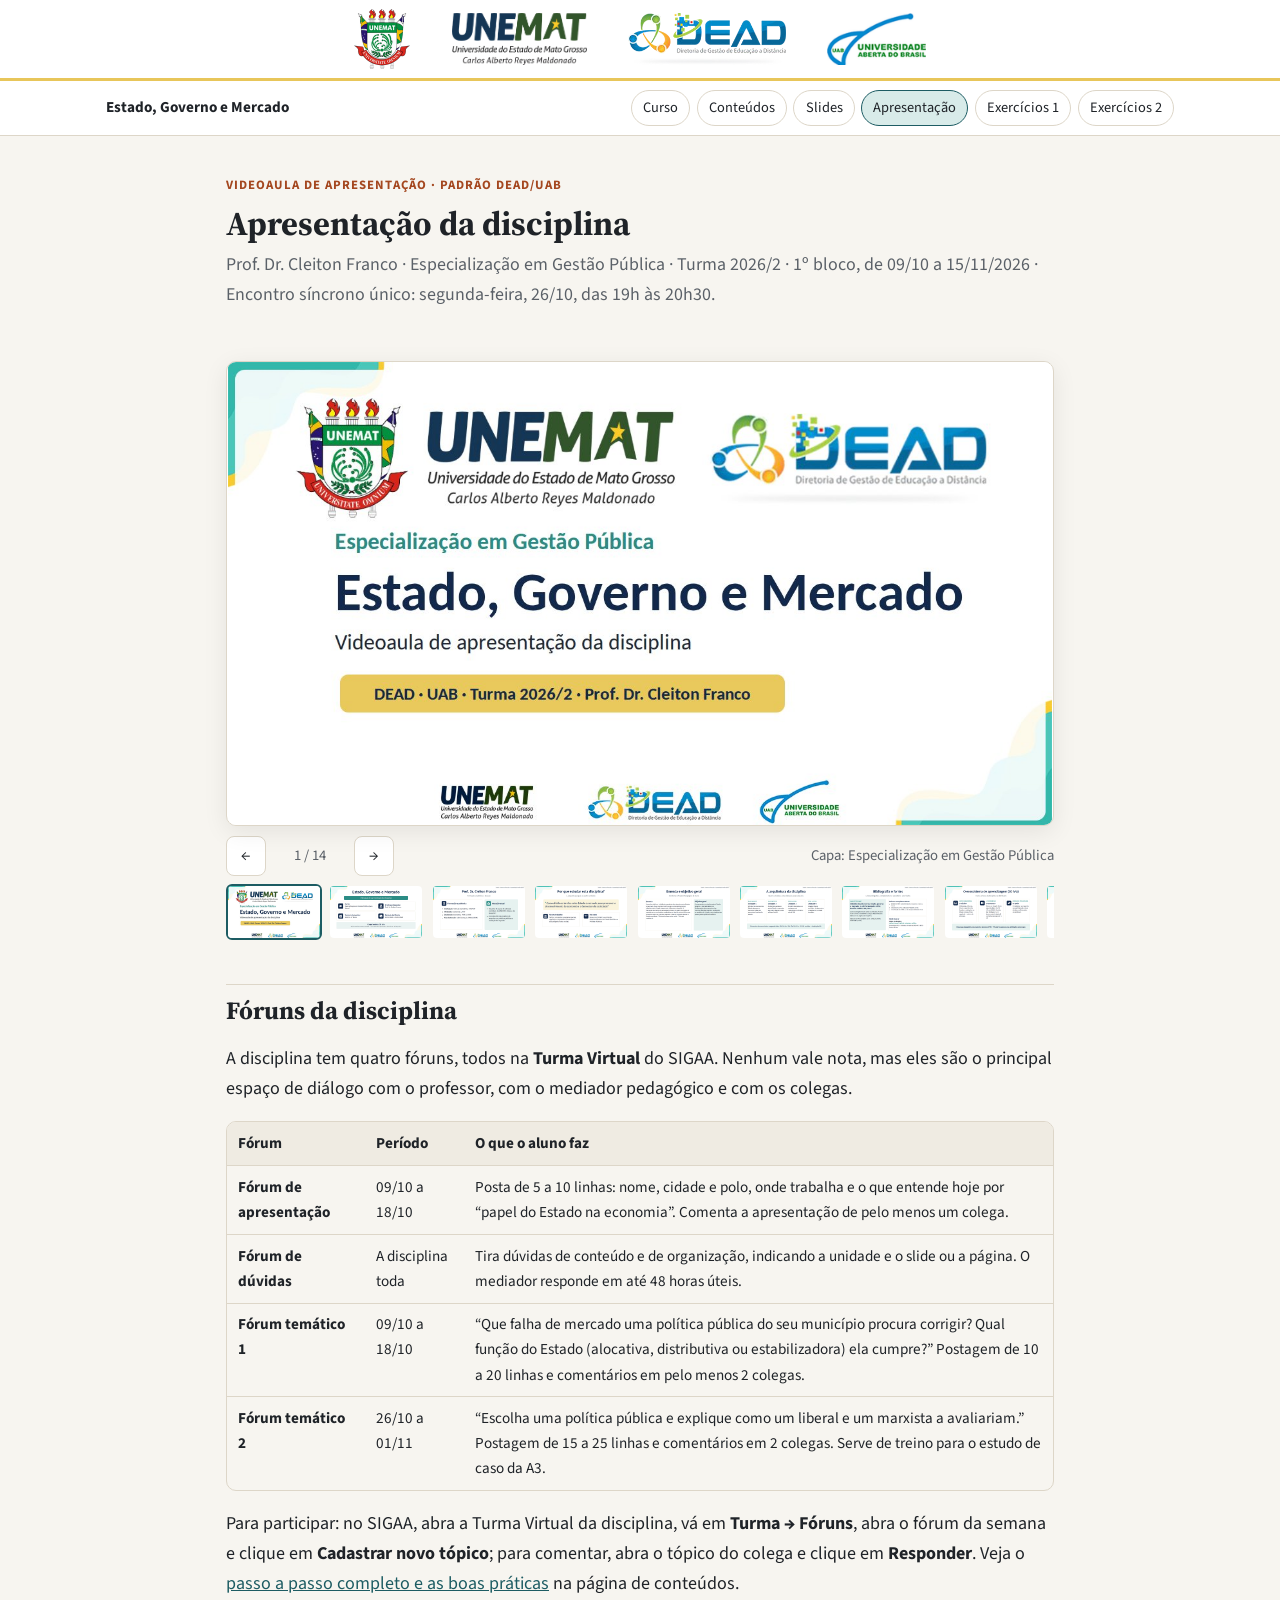
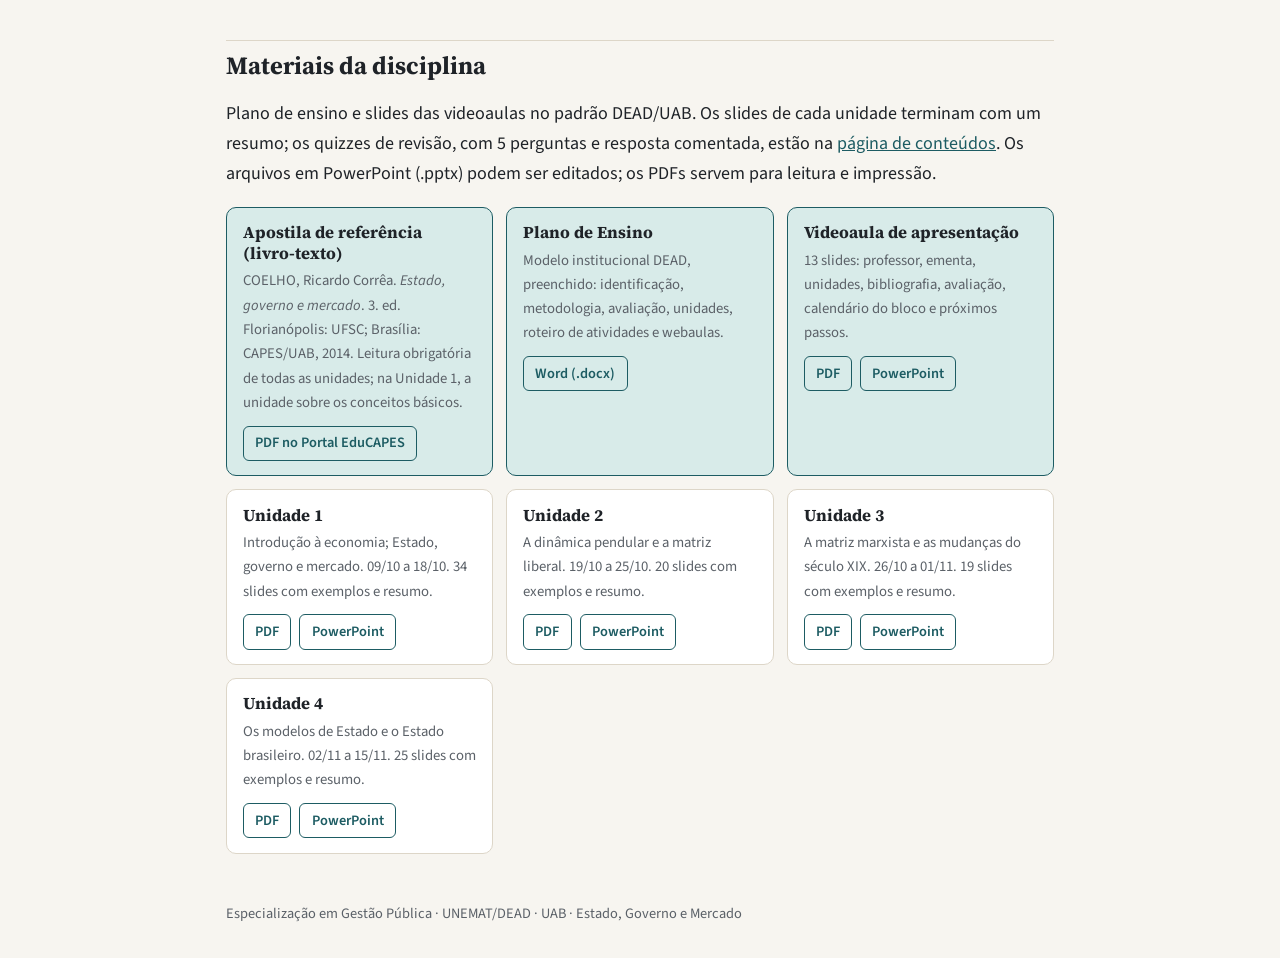
<file: disciplina-01-estado-governo-mercado/apresentacao.html>
<!DOCTYPE html>
<html lang="pt-BR">
<head>
<meta charset="utf-8">
<meta name="viewport" content="width=device-width, initial-scale=1">
<title>Apresentação: Estado, Governo e Mercado</title>
<link rel="icon" type="image/png" href="../img/favicon.png">
<link rel="apple-touch-icon" href="../img/apple-touch-icon.png">
<meta property="og:type" content="website">
<meta property="og:site_name" content="Especialização em Gestão Pública · UNEMAT · DEAD/UAB">
<meta property="og:title" content="Apresentação: Estado, Governo e Mercado">
<meta property="og:description" content="Videoaula de apresentação da disciplina Estado, Governo e Mercado (Prof. Dr. Cleiton Franco, 09/10 a 15/11/2026): slides no padrão DEAD/UAB, plano de ensino e slides das unidades para download.">
<meta property="og:url" content="https://cleitonfranco74.github.io/gestao_publica/disciplina-01-estado-governo-mercado/apresentacao.html">
<meta property="og:image" content="https://cleitonfranco74.github.io/gestao_publica/img/og-estado-governo-mercado.png">
<meta property="og:image:width" content="1200">
<meta property="og:image:height" content="630">
<meta property="og:image:alt" content="Logos UNEMAT, DEAD e UAB com o título Apresentação: Estado, Governo e Mercado">
<meta property="og:locale" content="pt_BR">
<meta name="twitter:card" content="summary_large_image">
<meta name="twitter:image" content="https://cleitonfranco74.github.io/gestao_publica/img/og-estado-governo-mercado.png">
<meta name="description" content="Videoaula de apresentação da disciplina Estado, Governo e Mercado (Prof. Dr. Cleiton Franco, 09/10 a 15/11/2026): slides no padrão DEAD/UAB, plano de ensino e slides das unidades para download.">
<link rel="preconnect" href="https://fonts.googleapis.com">
<link rel="preconnect" href="https://fonts.gstatic.com" crossorigin>
<link href="https://fonts.googleapis.com/css2?family=Source+Sans+3:wght@400;600;700&family=Source+Serif+4:wght@600;700&display=swap" rel="stylesheet">
<link rel="stylesheet" href="assets/style.css?v=20260930a">
<style>
  .viewer { margin: 1.2rem 0 .6rem; }
  .frame {
    position: relative; background: #fff; border: 1px solid var(--border); border-radius: var(--radius);
    overflow: hidden; aspect-ratio: 16 / 9; box-shadow: 0 6px 24px rgba(0,0,0,.08);
  }
  .frame img { display: block; width: 100%; height: 100%; object-fit: contain; }
  .viewer-bar { display: flex; align-items: center; justify-content: space-between; gap: .6rem; margin-top: .6rem; flex-wrap: wrap; }
  .viewer-bar .nav { display: flex; align-items: center; gap: .5rem; }
  .viewer-bar button {
    font: inherit; font-size: .95rem; cursor: pointer; padding: .4rem .9rem; border-radius: 8px;
    border: 1px solid var(--border); background: var(--surface); color: var(--text);
  }
  .viewer-bar button:hover { border-color: var(--accent); }
  .viewer-bar .count { color: var(--muted); font-size: .92rem; min-width: 4.5rem; text-align: center; }
  .viewer-bar .caption { color: var(--muted); font-size: .92rem; }
  .thumbs { display: flex; gap: .4rem; overflow-x: auto; padding: .5rem 0 .2rem; }
  .thumbs button { flex: 0 0 auto; width: 96px; padding: 0; border: 2px solid transparent; border-radius: 6px; overflow: hidden; cursor: pointer; background: none; }
  .thumbs button[aria-current="true"] { border-color: var(--accent); }
  .thumbs img { display: block; width: 100%; }
  .files { display: grid; grid-template-columns: repeat(auto-fill, minmax(250px, 1fr)); gap: .8rem; margin: 1rem 0; }
  .file { background: var(--surface); border: 1px solid var(--border); border-radius: var(--radius); padding: .9rem 1rem; display: flex; flex-direction: column; gap: .35rem; }
  .file h3 { margin: 0; font-size: 1.05rem; }
  .file p { margin: 0; color: var(--muted); font-size: .92rem; }
  .file .links { display: flex; gap: .5rem; flex-wrap: wrap; margin-top: .3rem; }
  .file .links a { font-size: .9rem; font-weight: 600; text-decoration: none; padding: .3rem .7rem; border-radius: 6px; border: 1px solid var(--accent); }
  .file.featured { border-color: var(--accent); background: var(--accent-soft); }
</style>
</head>
<body>
<div class="inst" role="banner" aria-label="UNEMAT · DEAD · UAB">
  <div class="wrap">
    <img class="brasao" src="../img/logo-brasao.png" alt="Brasão da UNEMAT">
    <img src="../img/logo-unemat.png" alt="UNEMAT – Universidade do Estado de Mato Grosso">
    <img src="../img/logo-dead.png" alt="DEAD – Diretoria de Gestão de Educação a Distância">
    <img src="../img/logo-uab.png" alt="UAB – Universidade Aberta do Brasil">
  </div>
</div>

<div class="topbar">
  <div class="wrap">
    <a class="brand" href="index.html">Estado, Governo e Mercado</a>
    <nav aria-label="Material da disciplina">
      <a href="../index.html">Curso</a>
      <a href="index.html">Conteúdos</a>
      <a href="slides.html">Slides</a>
      <a href="apresentacao.html" aria-current="page">Apresentação</a>
      <a href="exercicios-1.html">Exercícios 1</a>
      <a href="exercicios-2.html">Exercícios 2</a>
    </nav>
  </div>
</div>

<main class="wrap">
  <header class="hero">
    <p class="eyebrow">Videoaula de apresentação · Padrão DEAD/UAB</p>
    <h1>Apresentação da disciplina</h1>
    <p class="lead">Prof. Dr. Cleiton Franco · Especialização em Gestão Pública · Turma 2026/2 · 1º bloco, de 09/10 a 15/11/2026 · Encontro síncrono único: segunda-feira, 26/10, das 19h às 20h30.</p>
  </header>

  <section class="viewer" aria-label="Slides da videoaula de apresentação">
    <div class="frame"><img id="slide" src="materiais/apresentacao/slide-01.jpg" alt=""></div>
    <div class="viewer-bar">
      <div class="nav">
        <button id="prev" type="button" aria-label="Slide anterior">←</button>
        <span class="count" id="count">1 / 14</span>
        <button id="next" type="button" aria-label="Próximo slide">→</button>
      </div>
      <span class="caption" id="caption"></span>
    </div>
    <div class="thumbs" id="thumbs" aria-label="Miniaturas dos slides"></div>
  </section>

  <h2 id="foruns">Fóruns da disciplina</h2>
  <p>A disciplina tem quatro fóruns, todos na <strong>Turma Virtual</strong> do SIGAA. Nenhum vale nota, mas eles são o principal espaço de diálogo com o professor, com o mediador pedagógico e com os colegas.</p>
  <div class="table-scroll">
  <table>
    <thead><tr><th>Fórum</th><th>Período</th><th>O que o aluno faz</th></tr></thead>
    <tbody>
      <tr><td><strong>Fórum de apresentação</strong></td><td>09/10 a 18/10</td><td>Posta de 5 a 10 linhas: nome, cidade e polo, onde trabalha e o que entende hoje por “papel do Estado na economia”. Comenta a apresentação de pelo menos um colega.</td></tr>
      <tr><td><strong>Fórum de dúvidas</strong></td><td>A disciplina toda</td><td>Tira dúvidas de conteúdo e de organização, indicando a unidade e o slide ou a página. O mediador responde em até 48 horas úteis.</td></tr>
      <tr><td><strong>Fórum temático 1</strong></td><td>09/10 a 18/10</td><td>“Que falha de mercado uma política pública do seu município procura corrigir? Qual função do Estado (alocativa, distributiva ou estabilizadora) ela cumpre?” Postagem de 10 a 20 linhas e comentários em pelo menos 2 colegas.</td></tr>
      <tr><td><strong>Fórum temático 2</strong></td><td>26/10 a 01/11</td><td>“Escolha uma política pública e explique como um liberal e um marxista a avaliariam.” Postagem de 15 a 25 linhas e comentários em 2 colegas. Serve de treino para o estudo de caso da A3.</td></tr>
    </tbody>
  </table>
  </div>
  <p>Para participar: no SIGAA, abra a Turma Virtual da disciplina, vá em <strong>Turma → Fóruns</strong>, abra o fórum da semana e clique em <strong>Cadastrar novo tópico</strong>; para comentar, abra o tópico do colega e clique em <strong>Responder</strong>. Veja o <a href="index.html#foruns">passo a passo completo e as boas práticas</a> na página de conteúdos.</p>

  <h2 id="materiais">Materiais da disciplina</h2>
  <p>Plano de ensino e slides das videoaulas no padrão DEAD/UAB. Os slides de cada unidade terminam com um resumo; os quizzes de revisão, com 5 perguntas e resposta comentada, estão na <a href="index.html">página de conteúdos</a>. Os arquivos em PowerPoint (.pptx) podem ser editados; os PDFs servem para leitura e impressão.</p>

  <div class="files">
    <div class="file featured">
      <h3>Apostila de referência (livro-texto)</h3>
      <p>COELHO, Ricardo Corrêa. <em>Estado, governo e mercado</em>. 3. ed. Florianópolis: UFSC; Brasília: CAPES/UAB, 2014. Leitura obrigatória de todas as unidades; na Unidade 1, a unidade sobre os conceitos básicos.</p>
      <div class="links"><a href="https://educapes.capes.gov.br/bitstream/capes/145389/1/PNAP%20-%20Modulo%20Basico%20-%20GP%20-%20Estado%20Governo%20e%20Mercado.pdf" target="_blank" rel="noopener">PDF no Portal EduCAPES</a></div>
    </div>
    <div class="file featured">
      <h3>Plano de Ensino</h3>
      <p>Modelo institucional DEAD, preenchido: identificação, metodologia, avaliação, unidades, roteiro de atividades e webaulas.</p>
      <div class="links"><a href="materiais/Plano_de_Ensino_Estado_Governo_e_Mercado.docx" download>Word (.docx)</a></div>
    </div>
    <div class="file featured">
      <h3>Videoaula de apresentação</h3>
      <p>13 slides: professor, ementa, unidades, bibliografia, avaliação, calendário do bloco e próximos passos.</p>
      <div class="links"><a href="materiais/00_Videoaula_de_Apresentacao.pdf">PDF</a><a href="materiais/00_Videoaula_de_Apresentacao.pptx" download>PowerPoint</a></div>
    </div>
    <div class="file">
      <h3>Unidade 1</h3>
      <p>Introdução à economia; Estado, governo e mercado. 09/10 a 18/10. 34 slides com exemplos e resumo.</p>
      <div class="links"><a href="materiais/01_Unidade_1_Introducao_a_Economia_Estado_Governo_Mercado.pdf">PDF</a><a href="materiais/01_Unidade_1_Introducao_a_Economia_Estado_Governo_Mercado.pptx" download>PowerPoint</a></div>
    </div>
    <div class="file">
      <h3>Unidade 2</h3>
      <p>A dinâmica pendular e a matriz liberal. 19/10 a 25/10. 20 slides com exemplos e resumo.</p>
      <div class="links"><a href="materiais/02_Unidade_2_Pendulo_e_Matriz_Liberal.pdf">PDF</a><a href="materiais/02_Unidade_2_Pendulo_e_Matriz_Liberal.pptx" download>PowerPoint</a></div>
    </div>
    <div class="file">
      <h3>Unidade 3</h3>
      <p>A matriz marxista e as mudanças do século XIX. 26/10 a 01/11. 19 slides com exemplos e resumo.</p>
      <div class="links"><a href="materiais/03_Unidade_3_Matriz_Marxista.pdf">PDF</a><a href="materiais/03_Unidade_3_Matriz_Marxista.pptx" download>PowerPoint</a></div>
    </div>
    <div class="file">
      <h3>Unidade 4</h3>
      <p>Os modelos de Estado e o Estado brasileiro. 02/11 a 15/11. 25 slides com exemplos e resumo.</p>
      <div class="links"><a href="materiais/04_Unidade_4_Modelos_de_Estado_e_Brasil.pdf">PDF</a><a href="materiais/04_Unidade_4_Modelos_de_Estado_e_Brasil.pptx" download>PowerPoint</a></div>
    </div>
  </div>

  <footer>Especialização em Gestão Pública · UNEMAT/DEAD · UAB · Estado, Governo e Mercado</footer>
</main>

<script>
(function () {
  var titles = [
    'Capa: Especialização em Gestão Pública',
    'Estado, Governo e Mercado: dados da disciplina',
    'Prof. Dr. Cleiton Franco: formação e atuação',
    'Por que estudar esta disciplina?',
    'Ementa e objetivo geral',
    'A arquitetura da disciplina',
    'Bibliografia e fontes',
    'O ecossistema de aprendizagem (30 h/a)',
    'Fóruns da disciplina',
    'A avaliação: três etapas, todas a distância',
    'Redes de segurança: 2ª chamada e Prova Final',
    'O mapa do 1º bloco: 09/10 a 15/11/2026',
    'Como estudar a cada semana',
    'Próximos passos'
  ];
  var n = titles.length, i = 0;
  var img = document.getElementById('slide');
  var count = document.getElementById('count');
  var caption = document.getElementById('caption');
  var thumbs = document.getElementById('thumbs');
  function src(k) { return 'materiais/apresentacao/slide-' + String(k + 1).padStart(2, '0') + '.jpg'; }
  titles.forEach(function (t, k) {
    var b = document.createElement('button');
    b.type = 'button';
    b.setAttribute('aria-label', 'Slide ' + (k + 1) + ': ' + t);
    b.innerHTML = '<img src="' + src(k) + '" alt="" loading="lazy">';
    b.onclick = function () { show(k); };
    thumbs.appendChild(b);
  });
  function show(k) {
    i = Math.max(0, Math.min(n - 1, k));
    img.src = src(i);
    img.alt = 'Slide ' + (i + 1) + ': ' + titles[i];
    count.textContent = (i + 1) + ' / ' + n;
    caption.textContent = titles[i];
    [].forEach.call(thumbs.children, function (b, k2) { b.setAttribute('aria-current', k2 === i ? 'true' : 'false'); });
    var t = thumbs.children[i];
    if (t) thumbs.scrollLeft = t.offsetLeft - thumbs.clientWidth / 2 + t.clientWidth / 2;
  }
  document.getElementById('prev').onclick = function () { show(i - 1); };
  document.getElementById('next').onclick = function () { show(i + 1); };
  document.addEventListener('keydown', function (e) {
    if (e.key === 'ArrowRight') show(i + 1);
    else if (e.key === 'ArrowLeft') show(i - 1);
  });
  var x0 = null, frame = document.querySelector('.frame');
  frame.addEventListener('touchstart', function (e) { x0 = e.touches[0].clientX; }, { passive: true });
  frame.addEventListener('touchend', function (e) {
    if (x0 === null) return;
    var dx = e.changedTouches[0].clientX - x0;
    if (Math.abs(dx) > 40) show(i + (dx < 0 ? 1 : -1));
    x0 = null;
  });
  show(0);
})();
</script>
</body>
</html>
</file>
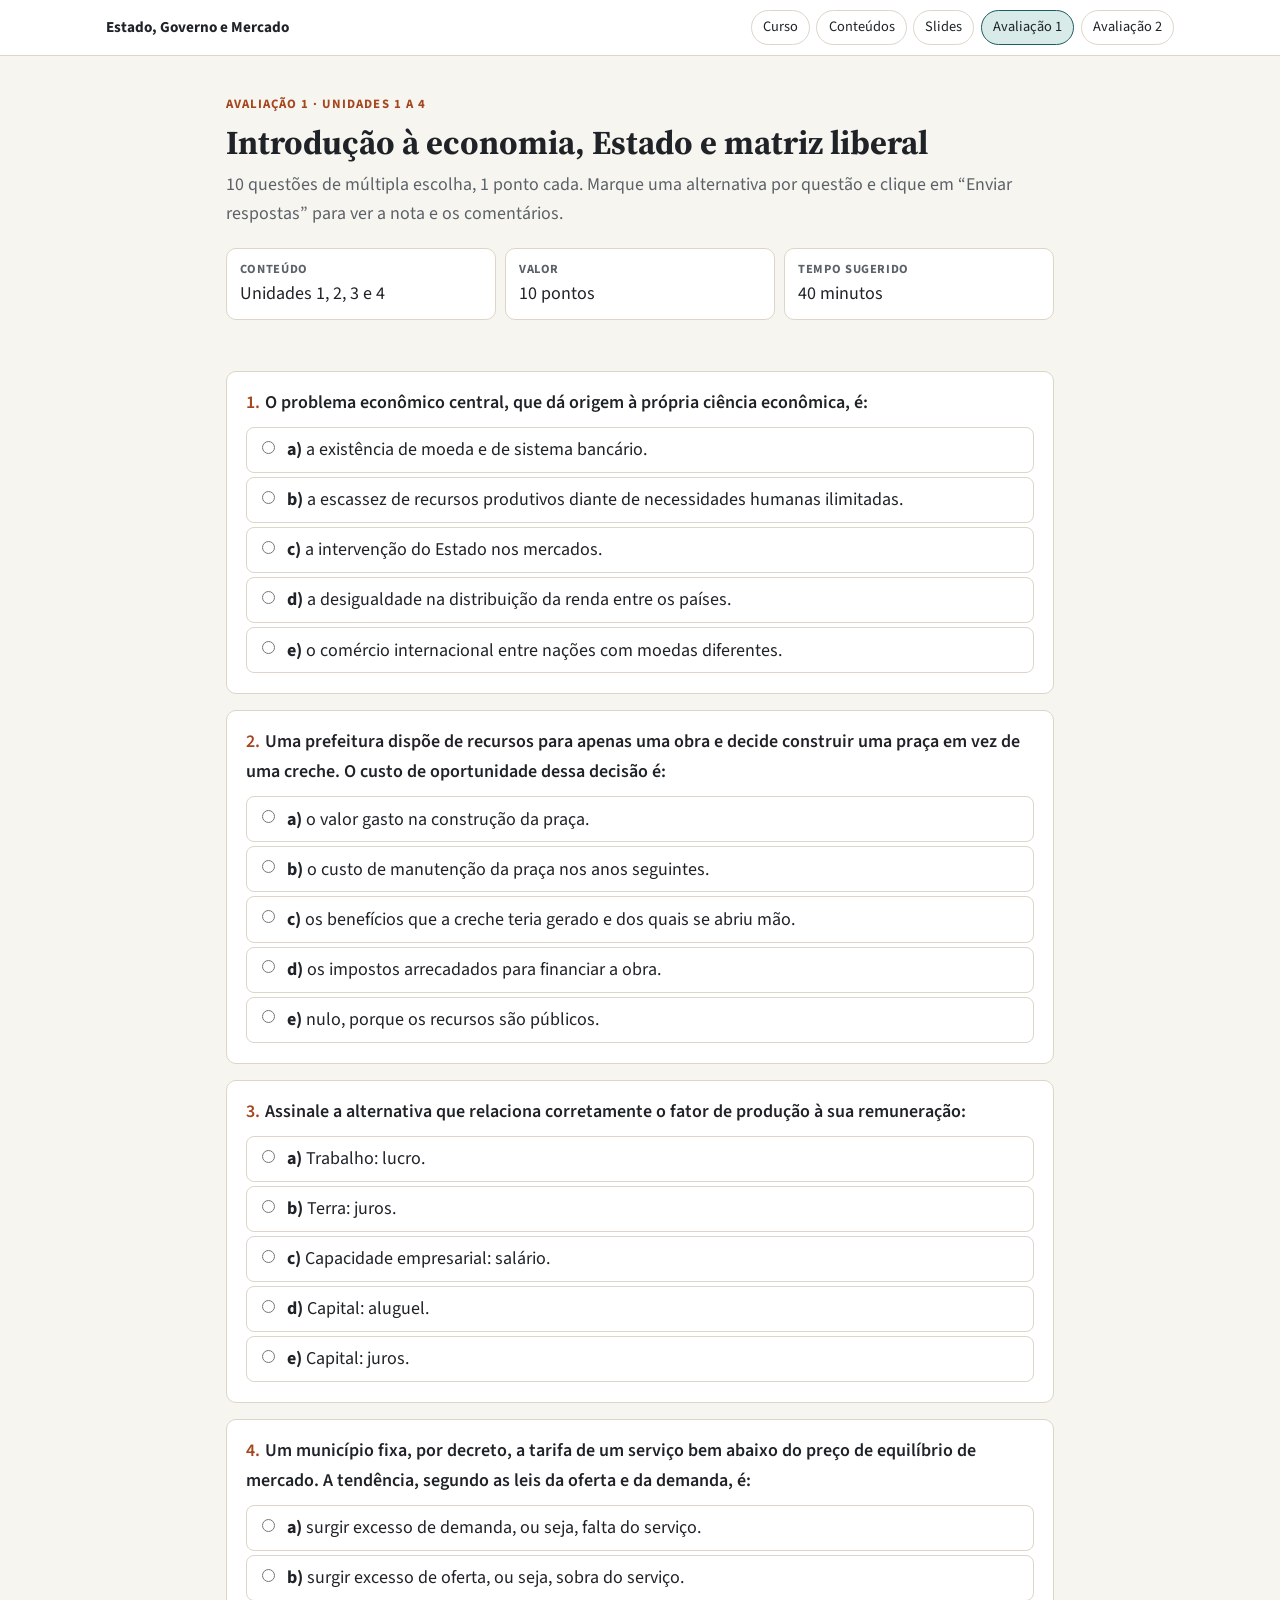
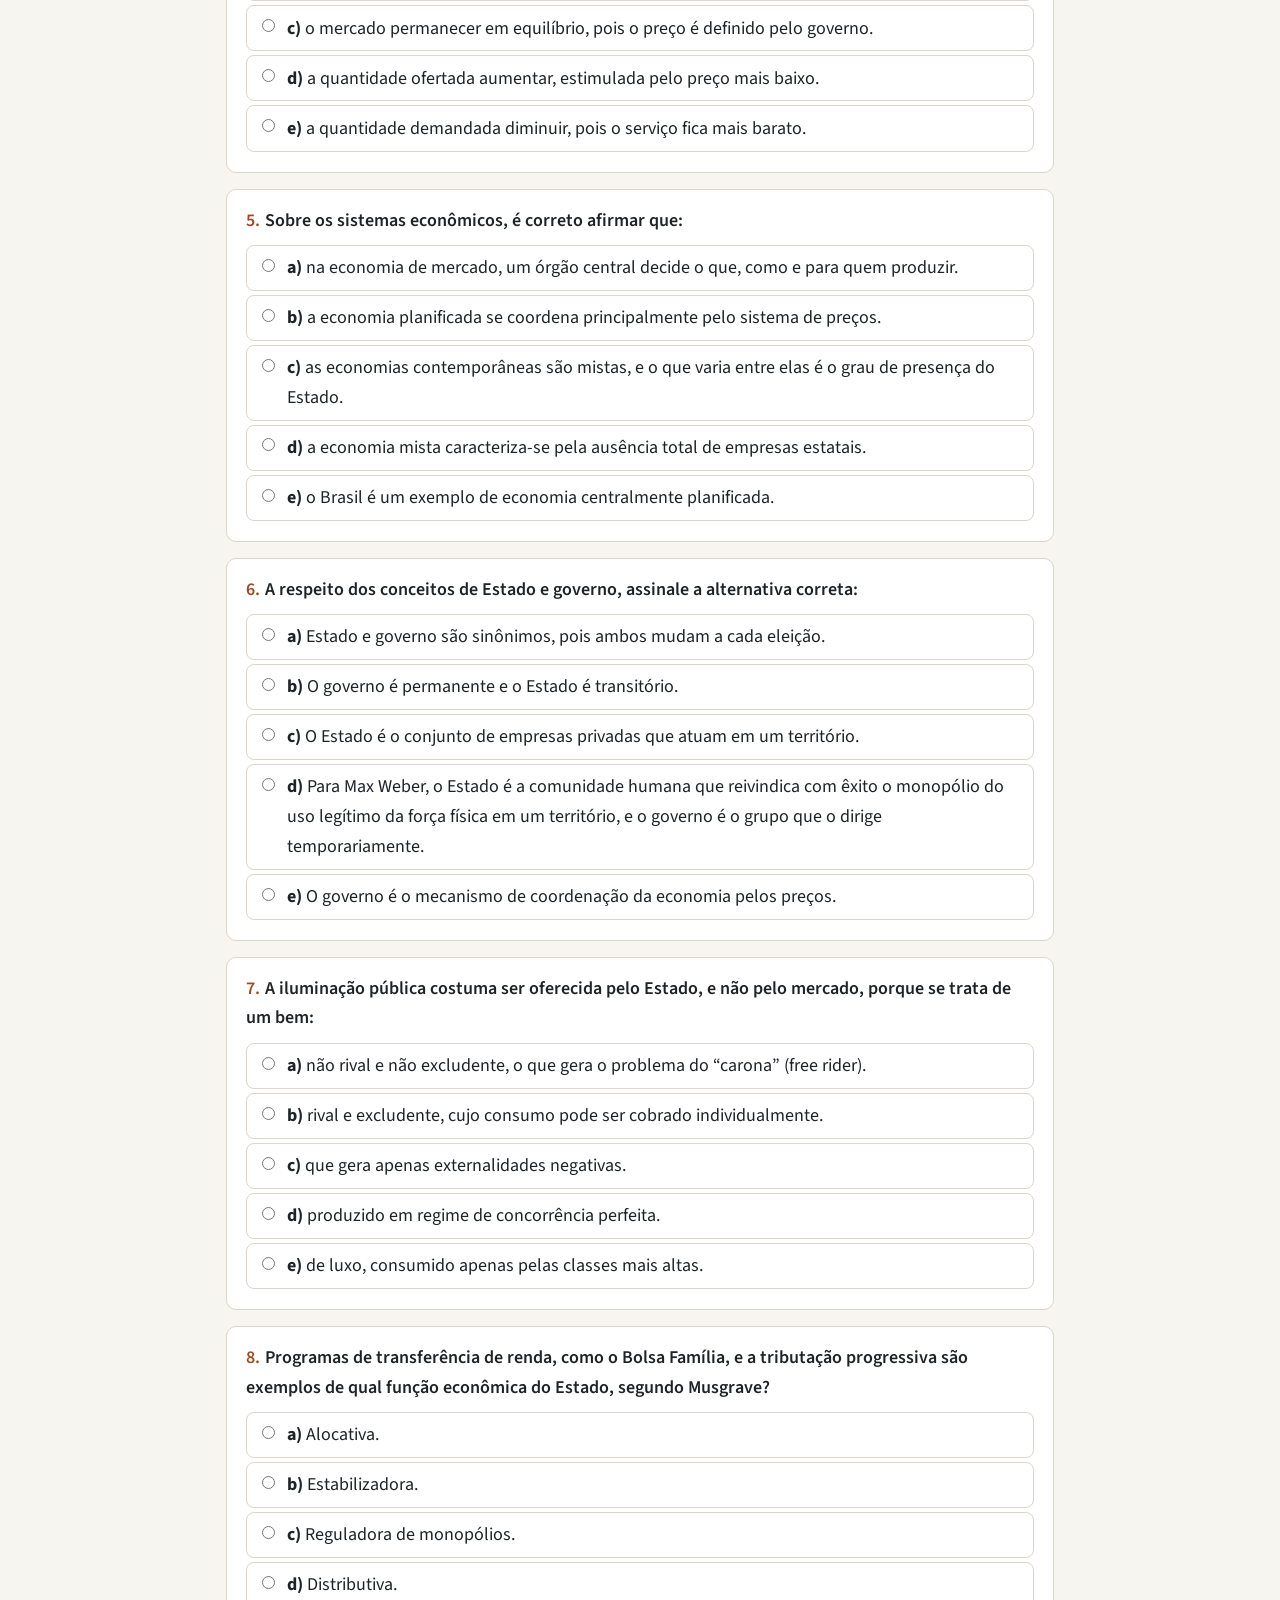
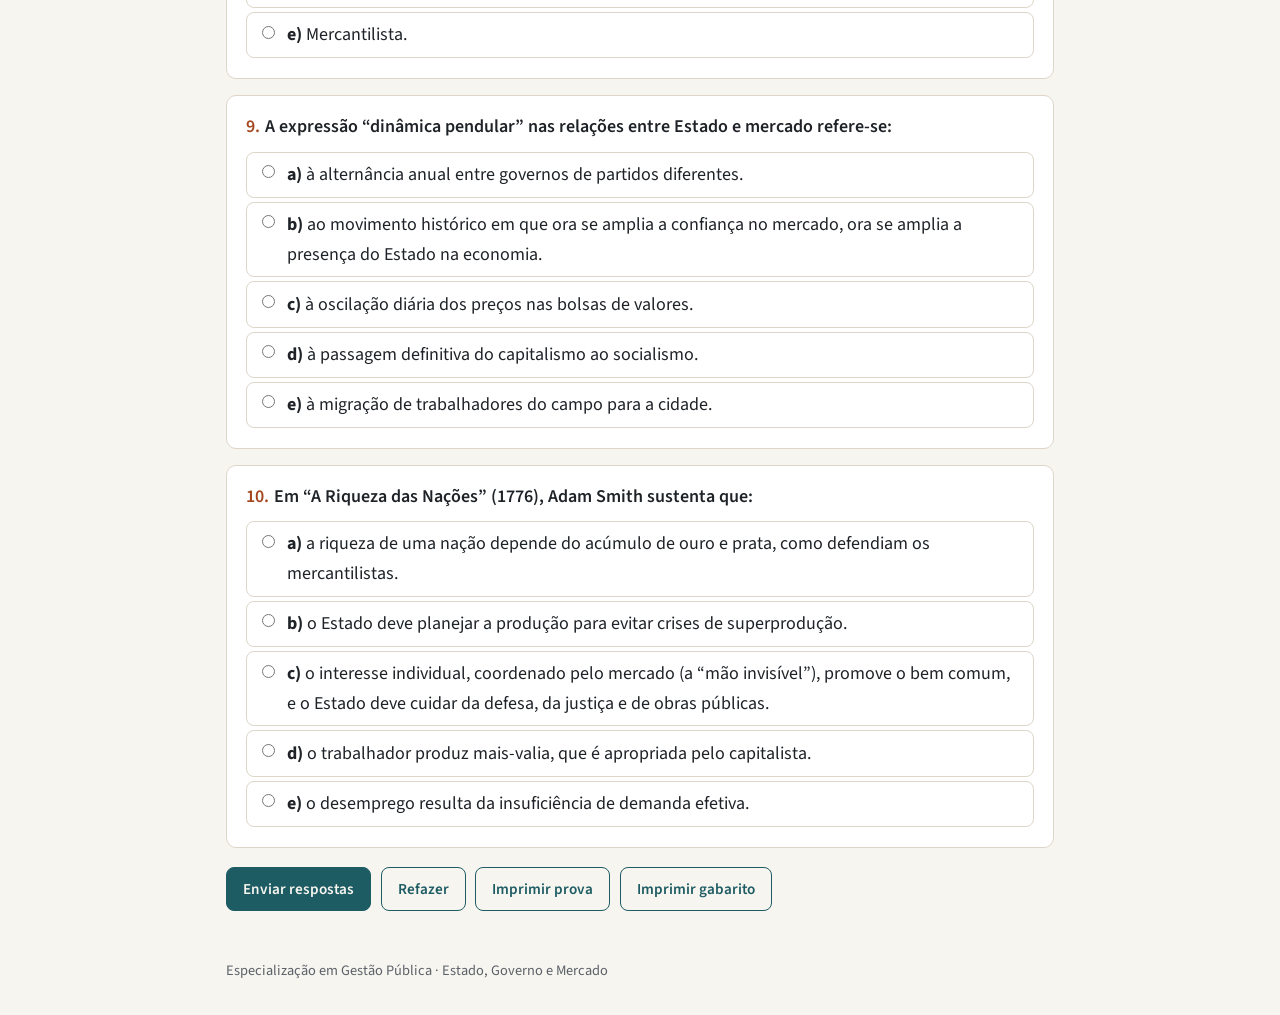
<file: disciplina-01-estado-governo-mercado/avaliacao-1.html>
<!DOCTYPE html>
<html lang="pt-BR">
<head>
<meta charset="utf-8">
<meta name="viewport" content="width=device-width, initial-scale=1">
<title>Avaliação 1: Estado, Governo e Mercado</title>
<meta name="description" content="Avaliação 1 (Unidades 1 a 4) da disciplina Estado, Governo e Mercado: 10 questões de múltipla escolha.">
<link rel="preconnect" href="https://fonts.googleapis.com">
<link rel="preconnect" href="https://fonts.gstatic.com" crossorigin>
<link href="https://fonts.googleapis.com/css2?family=Source+Sans+3:wght@400;600;700&family=Source+Serif+4:wght@600;700&display=swap" rel="stylesheet">
<link rel="stylesheet" href="assets/style.css">
</head>
<body>

<div class="topbar">
  <div class="wrap">
    <a class="brand" href="index.html">Estado, Governo e Mercado</a>
    <nav aria-label="Material da disciplina">
      <a href="../index.html">Curso</a>
      <a href="index.html">Conteúdos</a>
      <a href="slides.html">Slides</a>
      <a href="avaliacao-1.html" aria-current="page">Avaliação 1</a>
      <a href="avaliacao-2.html">Avaliação 2</a>
    </nav>
  </div>
</div>

<main class="wrap">
  <header class="hero">
    <p class="eyebrow">Avaliação 1 · Unidades 1 a 4</p>
    <h1>Introdução à economia, Estado e matriz liberal</h1>
    <p class="lead">10 questões de múltipla escolha, 1 ponto cada. Marque uma alternativa por questão e clique em “Enviar respostas” para ver a nota e os comentários.</p>
    <div class="meta">
      <div><b>Conteúdo</b>Unidades 1, 2, 3 e 4</div>
      <div><b>Valor</b>10 pontos</div>
      <div><b>Tempo sugerido</b>40 minutos</div>
    </div>
  </header>

  <form id="quiz" onsubmit="return false"></form>

  <div class="actions">
    <button class="btn" id="submit" type="button">Enviar respostas</button>
    <button class="btn secondary" id="reset" type="button">Refazer</button>
    <button class="btn secondary" id="print-test" type="button">Imprimir prova</button>
    <button class="btn secondary" id="print-key" type="button">Imprimir gabarito</button>
  </div>

  <section class="card result" id="result" aria-live="polite">
    <div class="score"></div>
    <p class="detail"></p>
    <p>Revise na <a href="index.html">página de conteúdos</a> as questões que você errou e depois siga para a <a href="avaliacao-2.html">Avaliação 2</a>.</p>
  </section>

  <section class="gabarito" id="gabarito">
    <h2>Gabarito comentado: Avaliação 1</h2>
  </section>

  <footer>Especialização em Gestão Pública · Estado, Governo e Mercado</footer>
</main>

<script>
window.QUIZ = { questions: [
  {
    q: 'O problema econômico central, que dá origem à própria ciência econômica, é:',
    opts: [
      'a existência de moeda e de sistema bancário.',
      'a escassez de recursos produtivos diante de necessidades humanas ilimitadas.',
      'a intervenção do Estado nos mercados.',
      'a desigualdade na distribuição da renda entre os países.',
      'o comércio internacional entre nações com moedas diferentes.'
    ],
    a: 1,
    exp: 'A economia existe porque os recursos são escassos e as necessidades, ilimitadas. Isso obriga a sociedade a fazer escolhas.'
  },
  {
    q: 'Uma prefeitura dispõe de recursos para apenas uma obra e decide construir uma praça em vez de uma creche. O custo de oportunidade dessa decisão é:',
    opts: [
      'o valor gasto na construção da praça.',
      'o custo de manutenção da praça nos anos seguintes.',
      'os benefícios que a creche teria gerado e dos quais se abriu mão.',
      'os impostos arrecadados para financiar a obra.',
      'nulo, porque os recursos são públicos.'
    ],
    a: 2,
    exp: 'Custo de oportunidade é o valor da melhor alternativa sacrificada. Aqui, são os benefícios da creche que não foi construída.'
  },
  {
    q: 'Assinale a alternativa que relaciona corretamente o fator de produção à sua remuneração:',
    opts: [
      'Trabalho: lucro.',
      'Terra: juros.',
      'Capacidade empresarial: salário.',
      'Capital: aluguel.',
      'Capital: juros.'
    ],
    a: 4,
    exp: 'Terra recebe aluguel, trabalho recebe salário, capital recebe juros e capacidade empresarial recebe lucro.'
  },
  {
    q: 'Um município fixa, por decreto, a tarifa de um serviço bem abaixo do preço de equilíbrio de mercado. A tendência, segundo as leis da oferta e da demanda, é:',
    opts: [
      'surgir excesso de demanda, ou seja, falta do serviço.',
      'surgir excesso de oferta, ou seja, sobra do serviço.',
      'o mercado permanecer em equilíbrio, pois o preço é definido pelo governo.',
      'a quantidade ofertada aumentar, estimulada pelo preço mais baixo.',
      'a quantidade demandada diminuir, pois o serviço fica mais barato.'
    ],
    a: 0,
    exp: 'Com o preço abaixo do equilíbrio, a quantidade demandada aumenta e a ofertada diminui. O resultado é escassez (excesso de demanda).'
  },
  {
    q: 'Sobre os sistemas econômicos, é correto afirmar que:',
    opts: [
      'na economia de mercado, um órgão central decide o que, como e para quem produzir.',
      'a economia planificada se coordena principalmente pelo sistema de preços.',
      'as economias contemporâneas são mistas, e o que varia entre elas é o grau de presença do Estado.',
      'a economia mista caracteriza-se pela ausência total de empresas estatais.',
      'o Brasil é um exemplo de economia centralmente planificada.'
    ],
    a: 2,
    exp: 'Nenhuma economia real é de mercado puro ou planificada pura. Todas são mistas, com diferentes graus de intervenção estatal.'
  },
  {
    q: 'A respeito dos conceitos de Estado e governo, assinale a alternativa correta:',
    opts: [
      'Estado e governo são sinônimos, pois ambos mudam a cada eleição.',
      'O governo é permanente e o Estado é transitório.',
      'O Estado é o conjunto de empresas privadas que atuam em um território.',
      'Para Max Weber, o Estado é a comunidade humana que reivindica com êxito o monopólio do uso legítimo da força física em um território, e o governo é o grupo que o dirige temporariamente.',
      'O governo é o mecanismo de coordenação da economia pelos preços.'
    ],
    a: 3,
    exp: 'O Estado é a organização permanente e soberana (em Weber, com o monopólio da força legítima). O governo é o grupo transitório que o dirige.'
  },
  {
    q: 'A iluminação pública costuma ser oferecida pelo Estado, e não pelo mercado, porque se trata de um bem:',
    opts: [
      'não rival e não excludente, o que gera o problema do “carona” (free rider).',
      'rival e excludente, cujo consumo pode ser cobrado individualmente.',
      'que gera apenas externalidades negativas.',
      'produzido em regime de concorrência perfeita.',
      'de luxo, consumido apenas pelas classes mais altas.'
    ],
    a: 0,
    exp: 'Bens públicos são não rivais e não excludentes. Como não dá para impedir quem não paga de usufruir, o mercado tende a não ofertá-los.'
  },
  {
    q: 'Programas de transferência de renda, como o Bolsa Família, e a tributação progressiva são exemplos de qual função econômica do Estado, segundo Musgrave?',
    opts: [
      'Alocativa.',
      'Estabilizadora.',
      'Reguladora de monopólios.',
      'Distributiva.',
      'Mercantilista.'
    ],
    a: 3,
    exp: 'A função distributiva busca ajustar a distribuição de renda e riqueza por meio de tributos e transferências.'
  },
  {
    q: 'A expressão “dinâmica pendular” nas relações entre Estado e mercado refere-se:',
    opts: [
      'à alternância anual entre governos de partidos diferentes.',
      'ao movimento histórico em que ora se amplia a confiança no mercado, ora se amplia a presença do Estado na economia.',
      'à oscilação diária dos preços nas bolsas de valores.',
      'à passagem definitiva do capitalismo ao socialismo.',
      'à migração de trabalhadores do campo para a cidade.'
    ],
    a: 1,
    exp: 'O pêndulo descreve a alternância histórica entre liberalismo, Estado de bem-estar, neoliberalismo e o retorno do Estado depois de 2008.'
  },
  {
    q: 'Em “A Riqueza das Nações” (1776), Adam Smith sustenta que:',
    opts: [
      'a riqueza de uma nação depende do acúmulo de ouro e prata, como defendiam os mercantilistas.',
      'o Estado deve planejar a produção para evitar crises de superprodução.',
      'o interesse individual, coordenado pelo mercado (a “mão invisível”), promove o bem comum, e o Estado deve cuidar da defesa, da justiça e de obras públicas.',
      'o trabalhador produz mais-valia, que é apropriada pelo capitalista.',
      'o desemprego resulta da insuficiência de demanda efetiva.'
    ],
    a: 2,
    exp: 'Smith defende a mão invisível e um Estado com três deveres: defesa, justiça e obras públicas. Mais-valia é de Marx, e demanda efetiva é de Keynes.'
  }
]};
</script>
<script src="assets/quiz.js"></script>
</body>
</html>
</file>
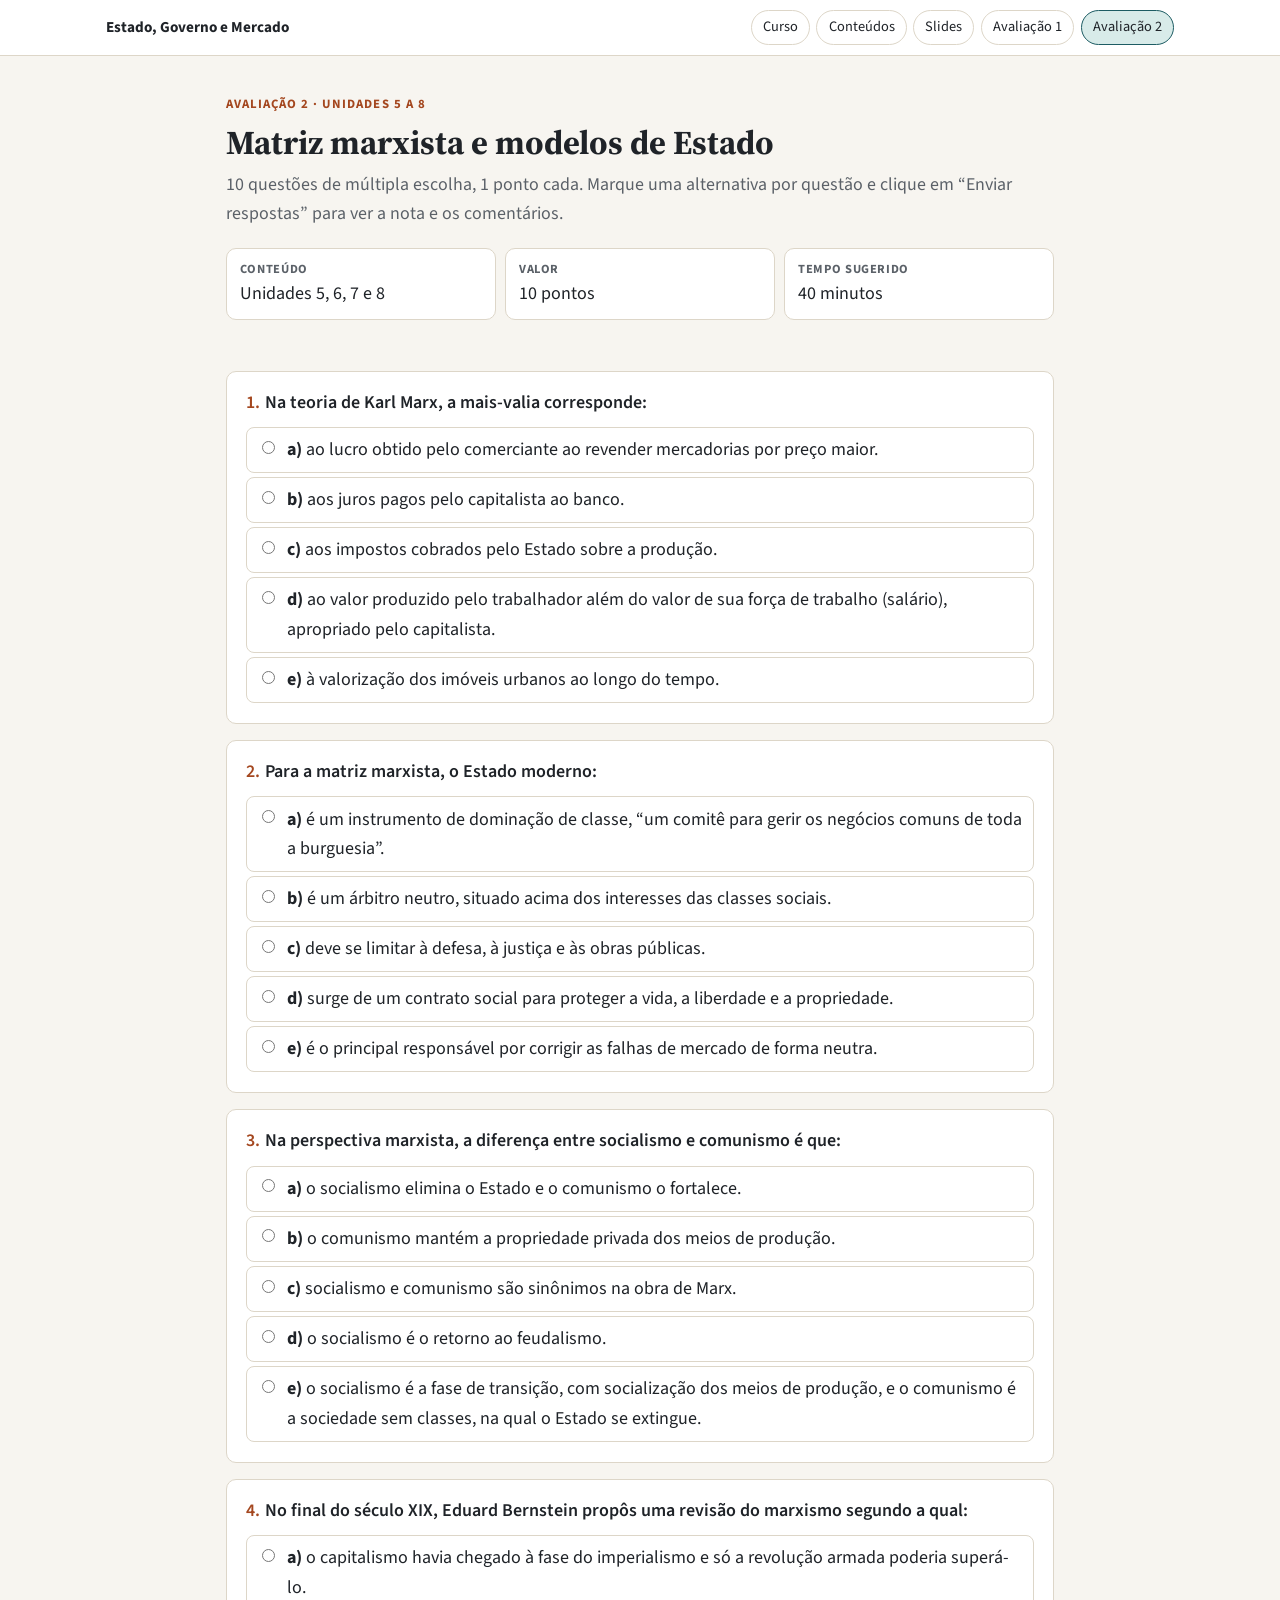
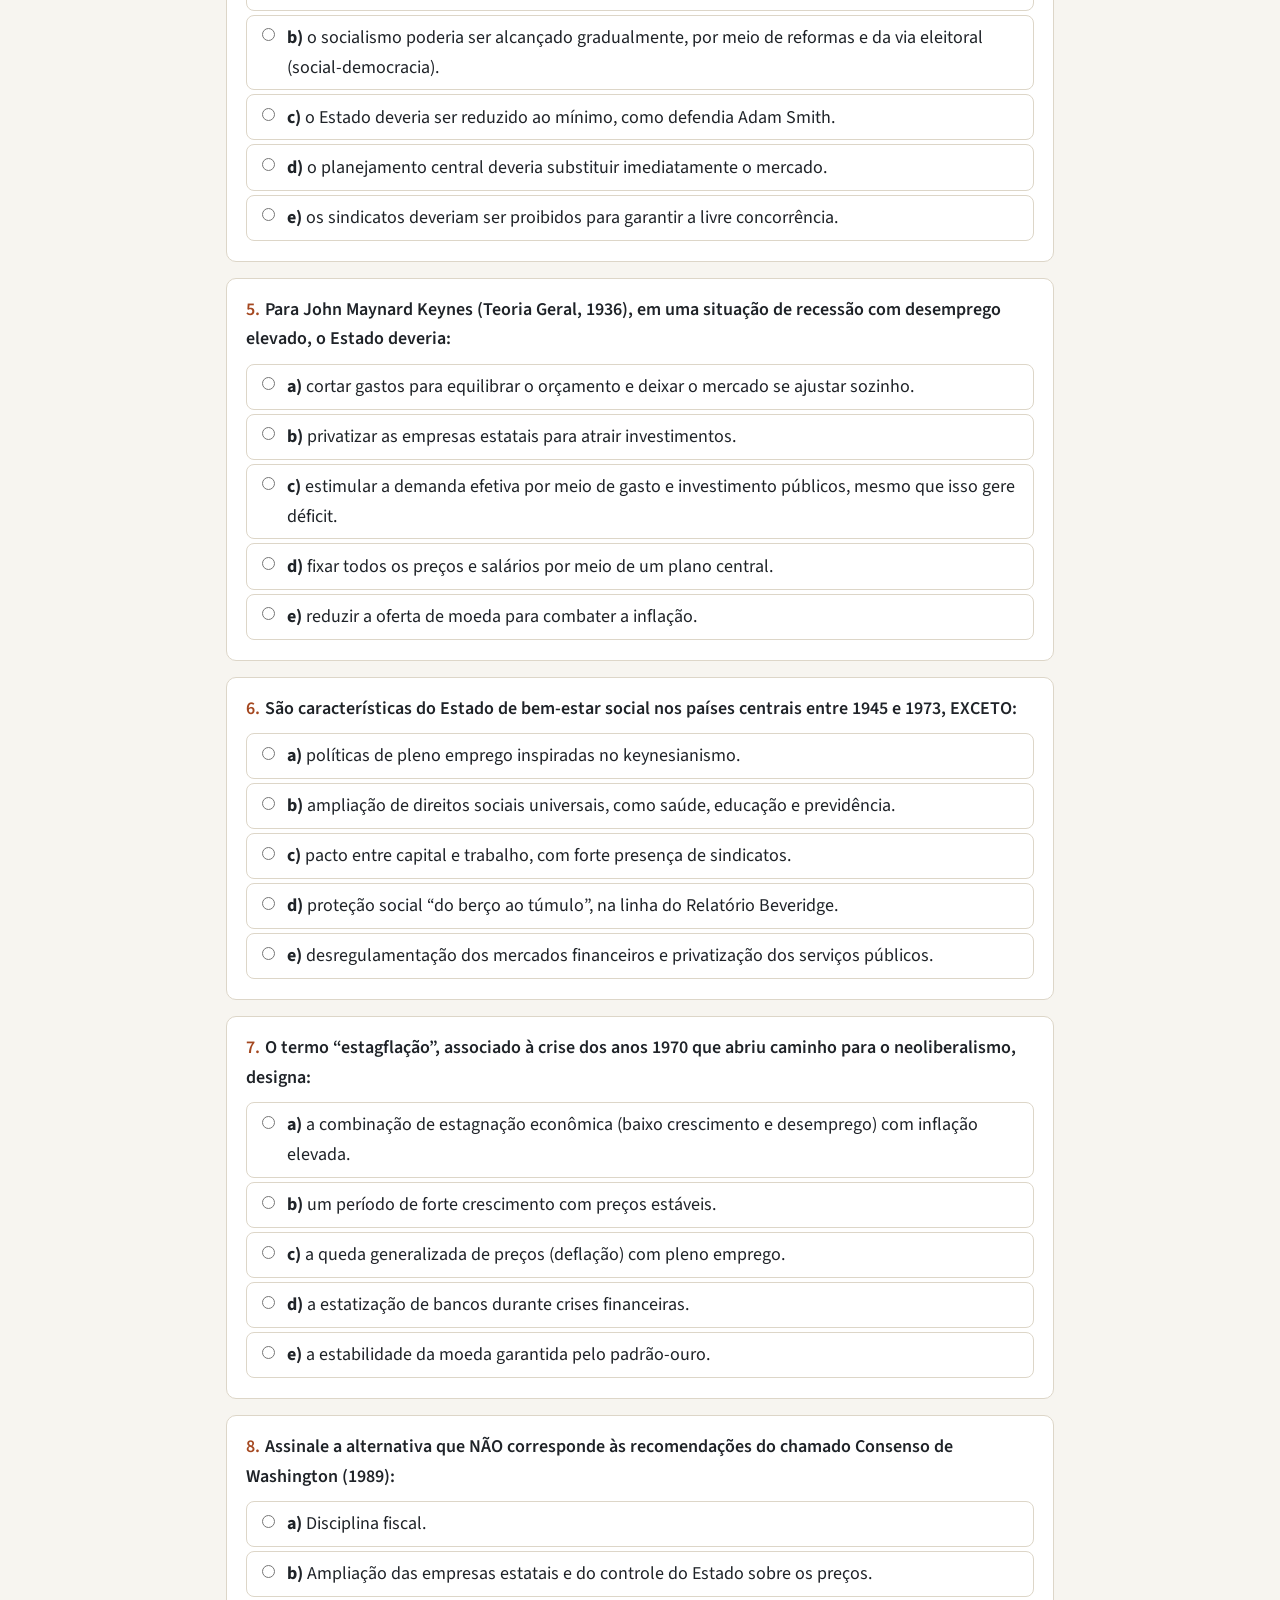
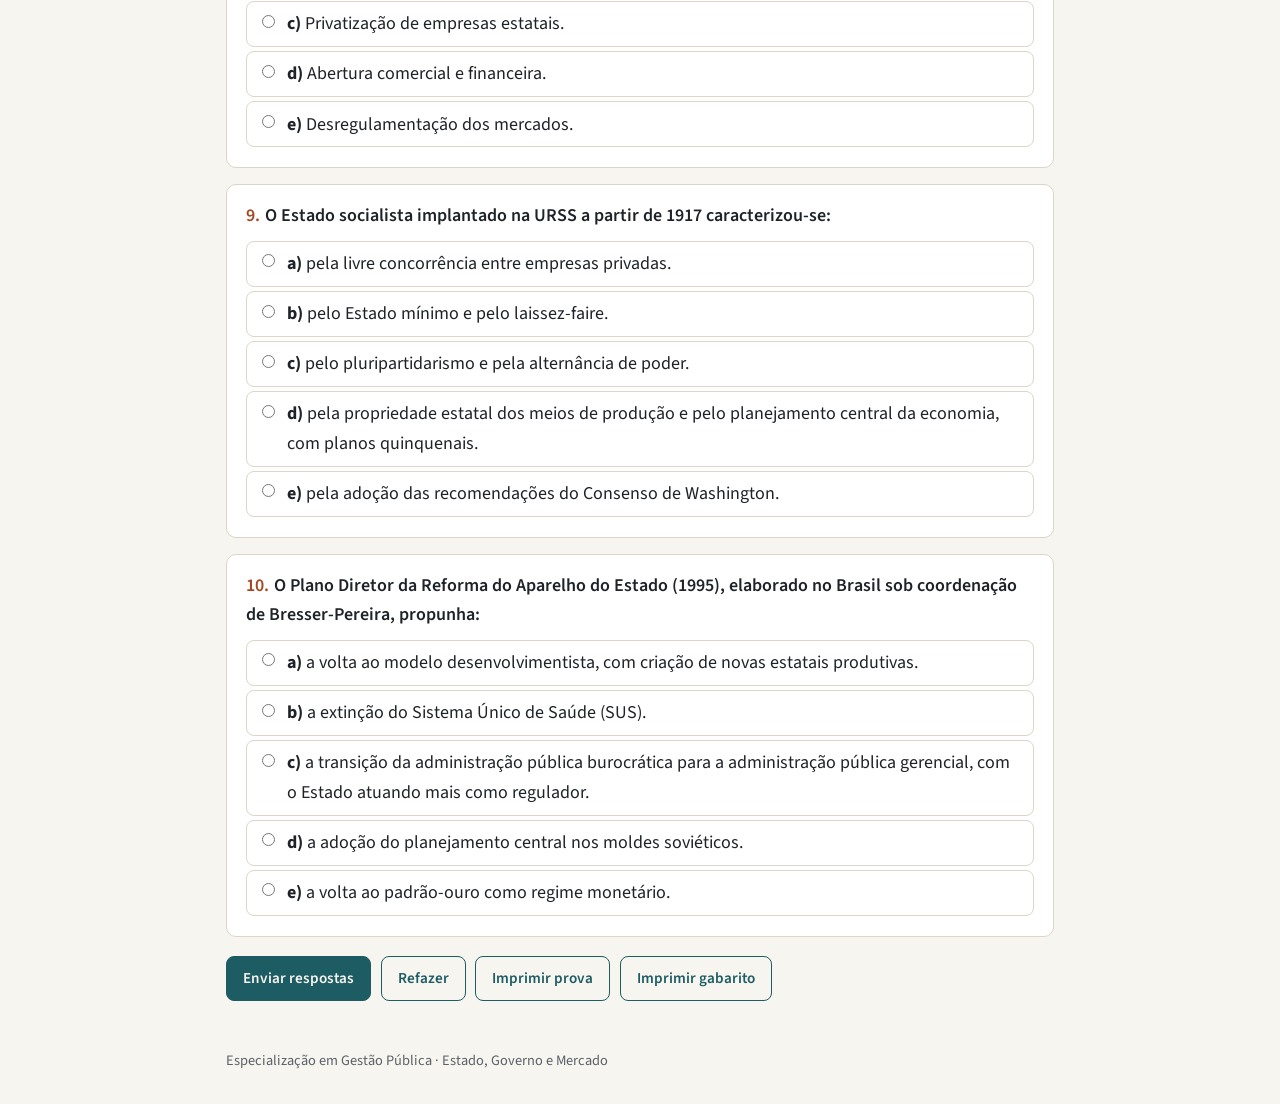
<file: disciplina-01-estado-governo-mercado/avaliacao-2.html>
<!DOCTYPE html>
<html lang="pt-BR">
<head>
<meta charset="utf-8">
<meta name="viewport" content="width=device-width, initial-scale=1">
<title>Avaliação 2: Estado, Governo e Mercado</title>
<meta name="description" content="Avaliação 2 (Unidades 5 a 8) da disciplina Estado, Governo e Mercado: 10 questões de múltipla escolha.">
<link rel="preconnect" href="https://fonts.googleapis.com">
<link rel="preconnect" href="https://fonts.gstatic.com" crossorigin>
<link href="https://fonts.googleapis.com/css2?family=Source+Sans+3:wght@400;600;700&family=Source+Serif+4:wght@600;700&display=swap" rel="stylesheet">
<link rel="stylesheet" href="assets/style.css">
</head>
<body>

<div class="topbar">
  <div class="wrap">
    <a class="brand" href="index.html">Estado, Governo e Mercado</a>
    <nav aria-label="Material da disciplina">
      <a href="../index.html">Curso</a>
      <a href="index.html">Conteúdos</a>
      <a href="slides.html">Slides</a>
      <a href="avaliacao-1.html">Avaliação 1</a>
      <a href="avaliacao-2.html" aria-current="page">Avaliação 2</a>
    </nav>
  </div>
</div>

<main class="wrap">
  <header class="hero">
    <p class="eyebrow">Avaliação 2 · Unidades 5 a 8</p>
    <h1>Matriz marxista e modelos de Estado</h1>
    <p class="lead">10 questões de múltipla escolha, 1 ponto cada. Marque uma alternativa por questão e clique em “Enviar respostas” para ver a nota e os comentários.</p>
    <div class="meta">
      <div><b>Conteúdo</b>Unidades 5, 6, 7 e 8</div>
      <div><b>Valor</b>10 pontos</div>
      <div><b>Tempo sugerido</b>40 minutos</div>
    </div>
  </header>

  <form id="quiz" onsubmit="return false"></form>

  <div class="actions">
    <button class="btn" id="submit" type="button">Enviar respostas</button>
    <button class="btn secondary" id="reset" type="button">Refazer</button>
    <button class="btn secondary" id="print-test" type="button">Imprimir prova</button>
    <button class="btn secondary" id="print-key" type="button">Imprimir gabarito</button>
  </div>

  <section class="card result" id="result" aria-live="polite">
    <div class="score"></div>
    <p class="detail"></p>
    <p>Revise na <a href="index.html">página de conteúdos</a> as questões que você errou e depois revise os <a href="slides.html">slides</a> de síntese.</p>
  </section>

  <section class="gabarito" id="gabarito">
    <h2>Gabarito comentado: Avaliação 2</h2>
  </section>

  <footer>Especialização em Gestão Pública · Estado, Governo e Mercado</footer>
</main>

<script>
window.QUIZ = { questions: [
  {
    q: 'Na teoria de Karl Marx, a mais-valia corresponde:',
    opts: [
      'ao lucro obtido pelo comerciante ao revender mercadorias por preço maior.',
      'aos juros pagos pelo capitalista ao banco.',
      'aos impostos cobrados pelo Estado sobre a produção.',
      'ao valor produzido pelo trabalhador além do valor de sua força de trabalho (salário), apropriado pelo capitalista.',
      'à valorização dos imóveis urbanos ao longo do tempo.'
    ],
    a: 3,
    exp: 'A mais-valia é a diferença entre o valor que o trabalhador produz e o salário que recebe. Para Marx, é a fonte do lucro e a base da exploração.'
  },
  {
    q: 'Para a matriz marxista, o Estado moderno:',
    opts: [
      'é um instrumento de dominação de classe, “um comitê para gerir os negócios comuns de toda a burguesia”.',
      'é um árbitro neutro, situado acima dos interesses das classes sociais.',
      'deve se limitar à defesa, à justiça e às obras públicas.',
      'surge de um contrato social para proteger a vida, a liberdade e a propriedade.',
      'é o principal responsável por corrigir as falhas de mercado de forma neutra.'
    ],
    a: 0,
    exp: 'No Manifesto Comunista (1848), o Estado aparece como instrumento da classe dominante. As alternativas C e D descrevem a matriz liberal (Smith e Locke).'
  },
  {
    q: 'Na perspectiva marxista, a diferença entre socialismo e comunismo é que:',
    opts: [
      'o socialismo elimina o Estado e o comunismo o fortalece.',
      'o comunismo mantém a propriedade privada dos meios de produção.',
      'socialismo e comunismo são sinônimos na obra de Marx.',
      'o socialismo é o retorno ao feudalismo.',
      'o socialismo é a fase de transição, com socialização dos meios de produção, e o comunismo é a sociedade sem classes, na qual o Estado se extingue.'
    ],
    a: 4,
    exp: 'O socialismo é a etapa de transição (ditadura do proletariado). O comunismo é a sociedade sem classes e, por isso, sem Estado.'
  },
  {
    q: 'No final do século XIX, Eduard Bernstein propôs uma revisão do marxismo segundo a qual:',
    opts: [
      'o capitalismo havia chegado à fase do imperialismo e só a revolução armada poderia superá-lo.',
      'o socialismo poderia ser alcançado gradualmente, por meio de reformas e da via eleitoral (social-democracia).',
      'o Estado deveria ser reduzido ao mínimo, como defendia Adam Smith.',
      'o planejamento central deveria substituir imediatamente o mercado.',
      'os sindicatos deveriam ser proibidos para garantir a livre concorrência.'
    ],
    a: 1,
    exp: 'Bernstein é o principal nome do revisionismo e da social-democracia. A tese do imperialismo e da via revolucionária é de Lênin.'
  },
  {
    q: 'Para John Maynard Keynes (Teoria Geral, 1936), em uma situação de recessão com desemprego elevado, o Estado deveria:',
    opts: [
      'cortar gastos para equilibrar o orçamento e deixar o mercado se ajustar sozinho.',
      'privatizar as empresas estatais para atrair investimentos.',
      'estimular a demanda efetiva por meio de gasto e investimento públicos, mesmo que isso gere déficit.',
      'fixar todos os preços e salários por meio de um plano central.',
      'reduzir a oferta de moeda para combater a inflação.'
    ],
    a: 2,
    exp: 'Para Keynes, o desemprego decorre da insuficiência de demanda efetiva, e o gasto público pode compensá-la nas recessões.'
  },
  {
    q: 'São características do Estado de bem-estar social nos países centrais entre 1945 e 1973, EXCETO:',
    opts: [
      'políticas de pleno emprego inspiradas no keynesianismo.',
      'ampliação de direitos sociais universais, como saúde, educação e previdência.',
      'pacto entre capital e trabalho, com forte presença de sindicatos.',
      'proteção social “do berço ao túmulo”, na linha do Relatório Beveridge.',
      'desregulamentação dos mercados financeiros e privatização dos serviços públicos.'
    ],
    a: 4,
    exp: 'Desregulamentação e privatização são marcas do Estado neoliberal (a partir de 1979), e não do Estado de bem-estar.'
  },
  {
    q: 'O termo “estagflação”, associado à crise dos anos 1970 que abriu caminho para o neoliberalismo, designa:',
    opts: [
      'a combinação de estagnação econômica (baixo crescimento e desemprego) com inflação elevada.',
      'um período de forte crescimento com preços estáveis.',
      'a queda generalizada de preços (deflação) com pleno emprego.',
      'a estatização de bancos durante crises financeiras.',
      'a estabilidade da moeda garantida pelo padrão-ouro.'
    ],
    a: 0,
    exp: 'Depois dos choques do petróleo (1973 e 1979), houve ao mesmo tempo estagnação e inflação, algo que o receituário keynesiano tinha dificuldade de resolver.'
  },
  {
    q: 'Assinale a alternativa que NÃO corresponde às recomendações do chamado Consenso de Washington (1989):',
    opts: [
      'Disciplina fiscal.',
      'Ampliação das empresas estatais e do controle do Estado sobre os preços.',
      'Privatização de empresas estatais.',
      'Abertura comercial e financeira.',
      'Desregulamentação dos mercados.'
    ],
    a: 1,
    exp: 'O Consenso de Washington recomendava reduzir o Estado produtor. Ampliar estatais e controlar preços vai no sentido oposto.'
  },
  {
    q: 'O Estado socialista implantado na URSS a partir de 1917 caracterizou-se:',
    opts: [
      'pela livre concorrência entre empresas privadas.',
      'pelo Estado mínimo e pelo laissez-faire.',
      'pelo pluripartidarismo e pela alternância de poder.',
      'pela propriedade estatal dos meios de produção e pelo planejamento central da economia, com planos quinquenais.',
      'pela adoção das recomendações do Consenso de Washington.'
    ],
    a: 3,
    exp: 'O modelo soviético baseava-se na propriedade estatal e no planejamento central (planos quinquenais desde 1928), com partido único.'
  },
  {
    q: 'O Plano Diretor da Reforma do Aparelho do Estado (1995), elaborado no Brasil sob coordenação de Bresser-Pereira, propunha:',
    opts: [
      'a volta ao modelo desenvolvimentista, com criação de novas estatais produtivas.',
      'a extinção do Sistema Único de Saúde (SUS).',
      'a transição da administração pública burocrática para a administração pública gerencial, com o Estado atuando mais como regulador.',
      'a adoção do planejamento central nos moldes soviéticos.',
      'a volta ao padrão-ouro como regime monetário.'
    ],
    a: 2,
    exp: 'O Plano Diretor de 1995 propôs a administração gerencial, a criação de agências reguladoras e o fortalecimento do público não estatal.'
  }
]};
</script>
<script src="assets/quiz.js"></script>
</body>
</html>
</file>
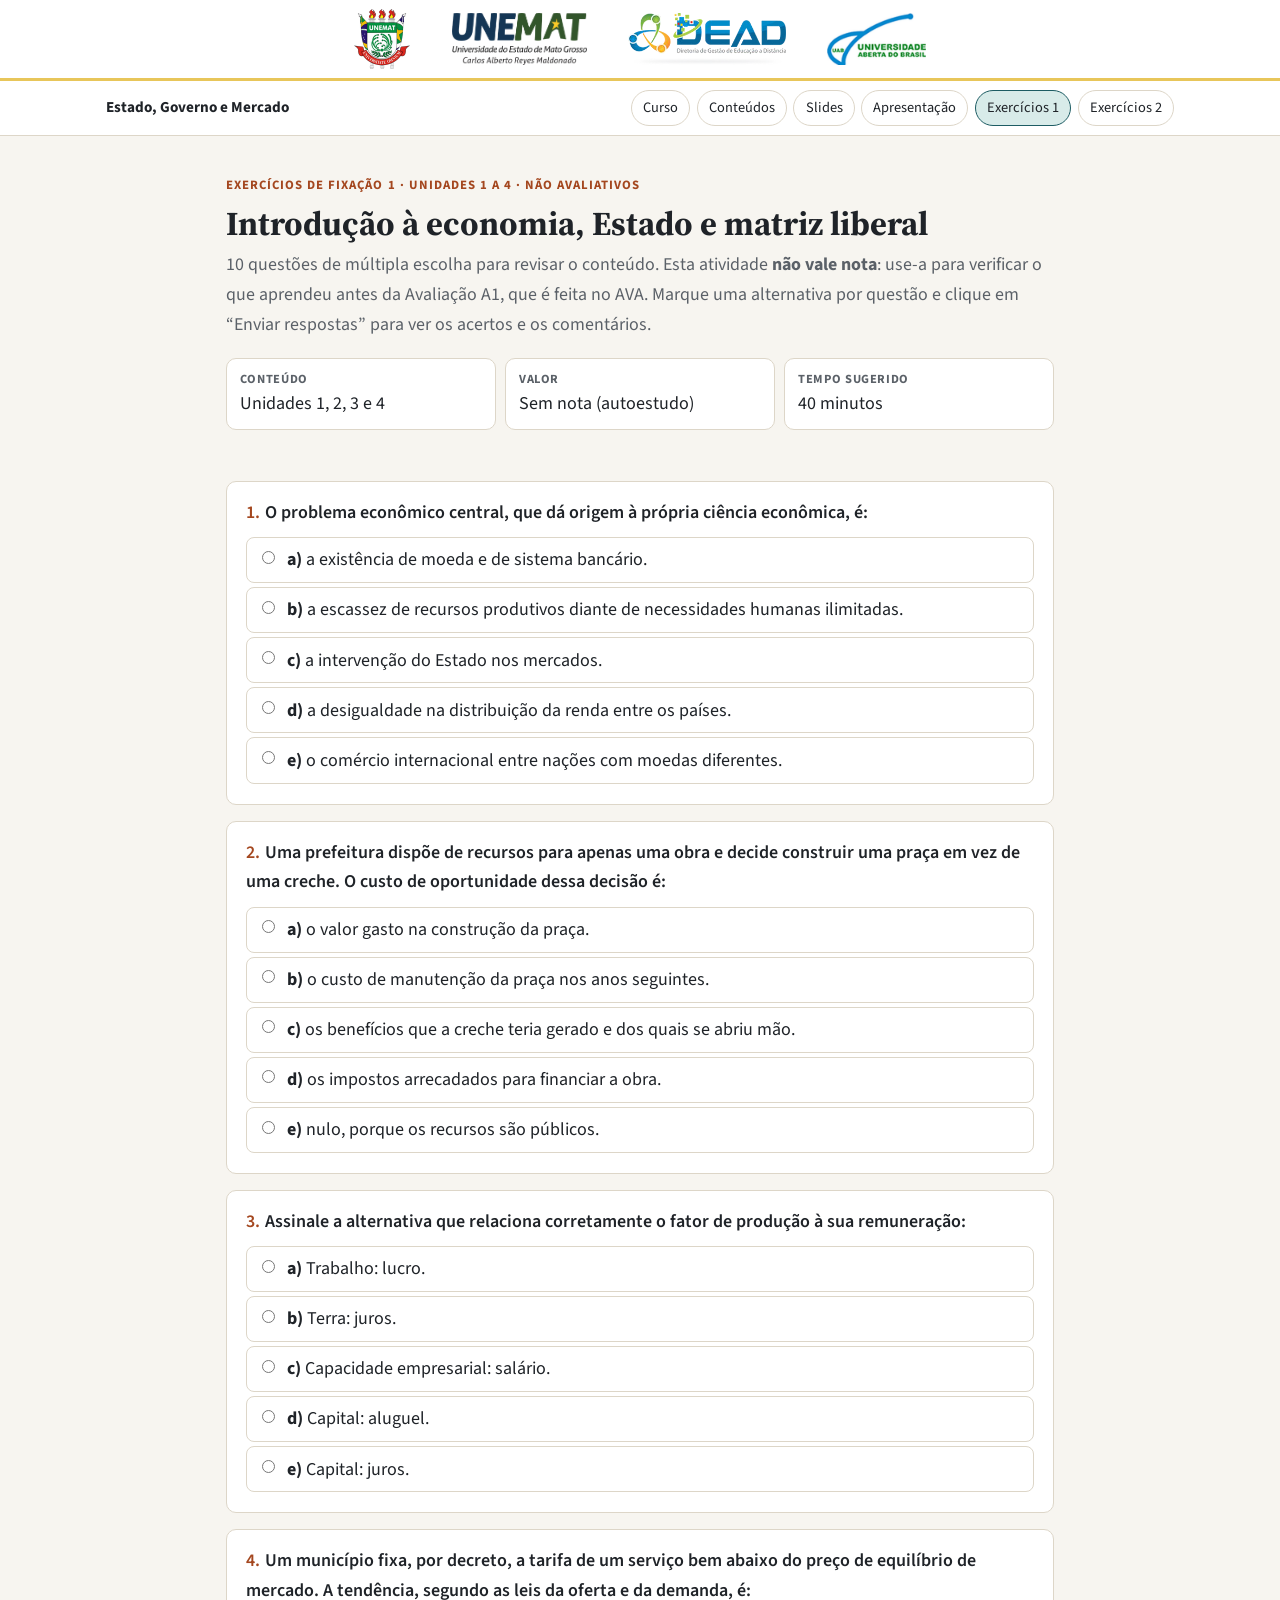
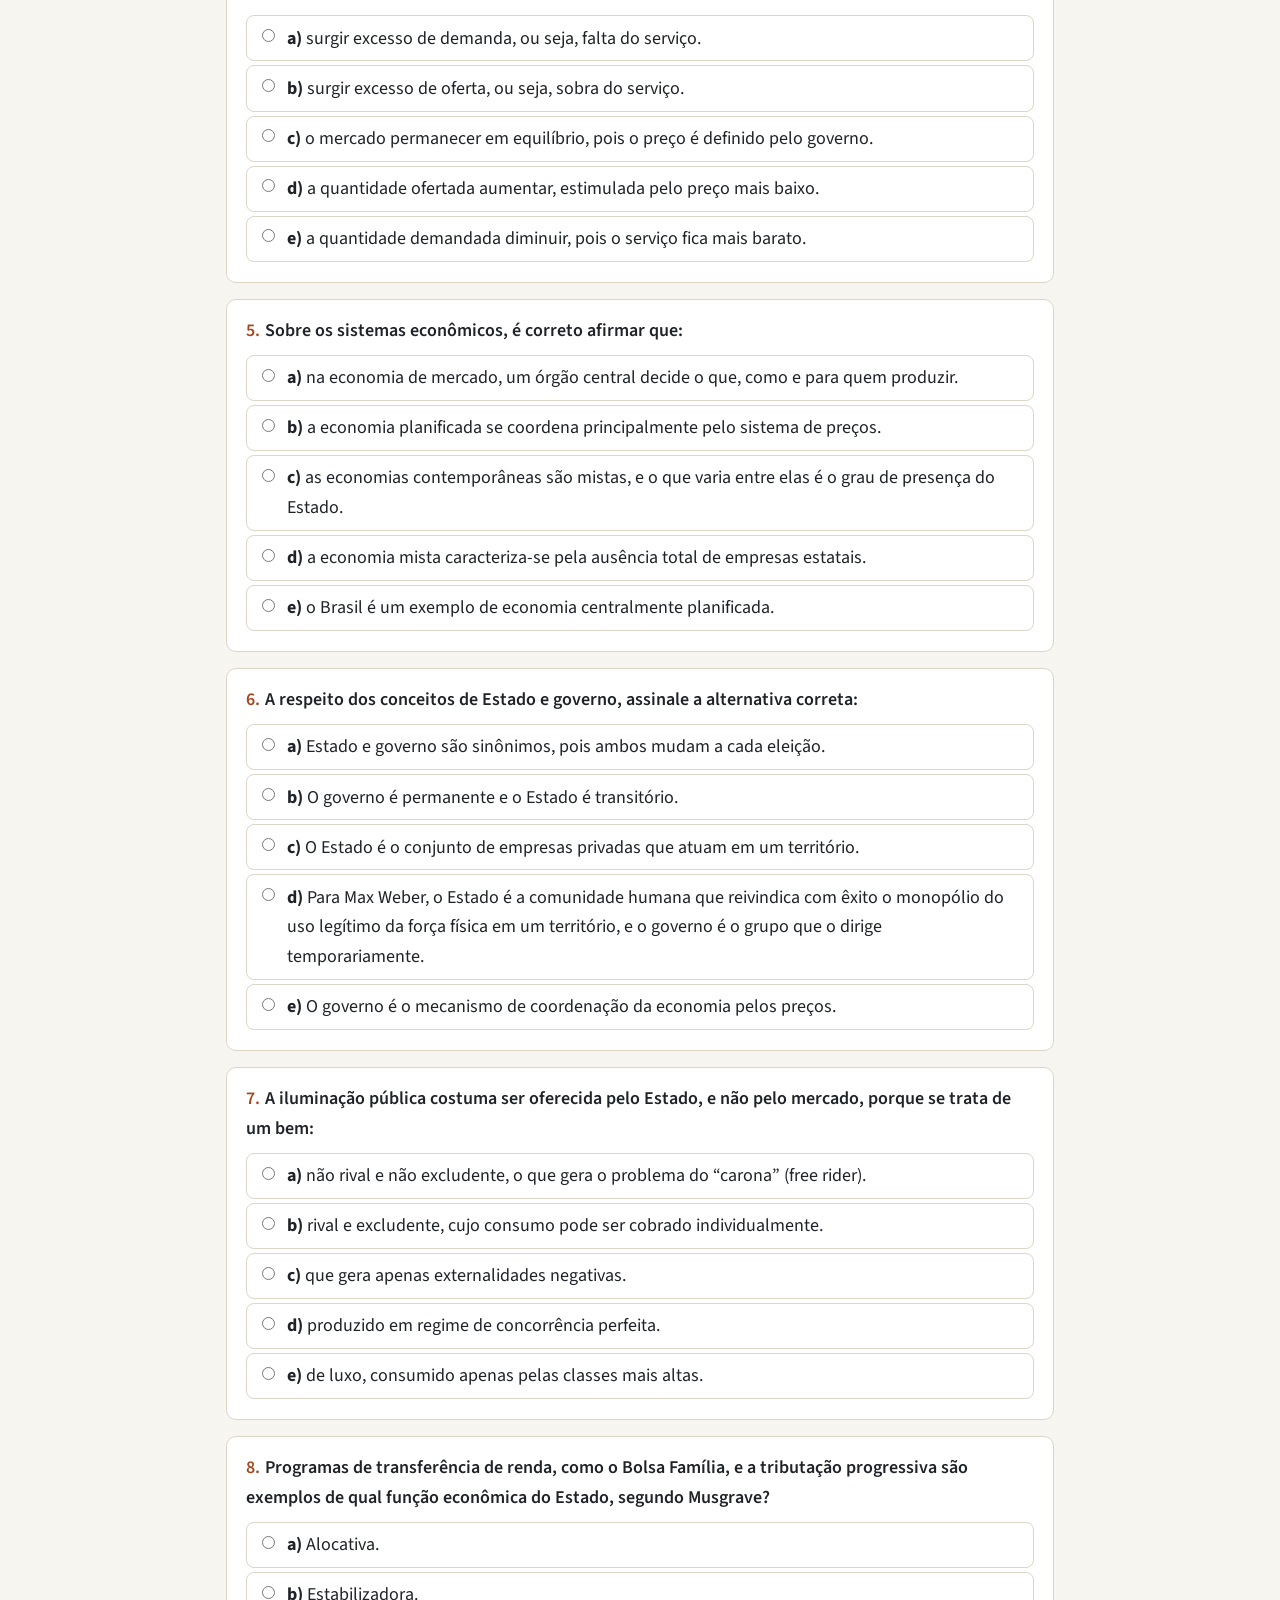
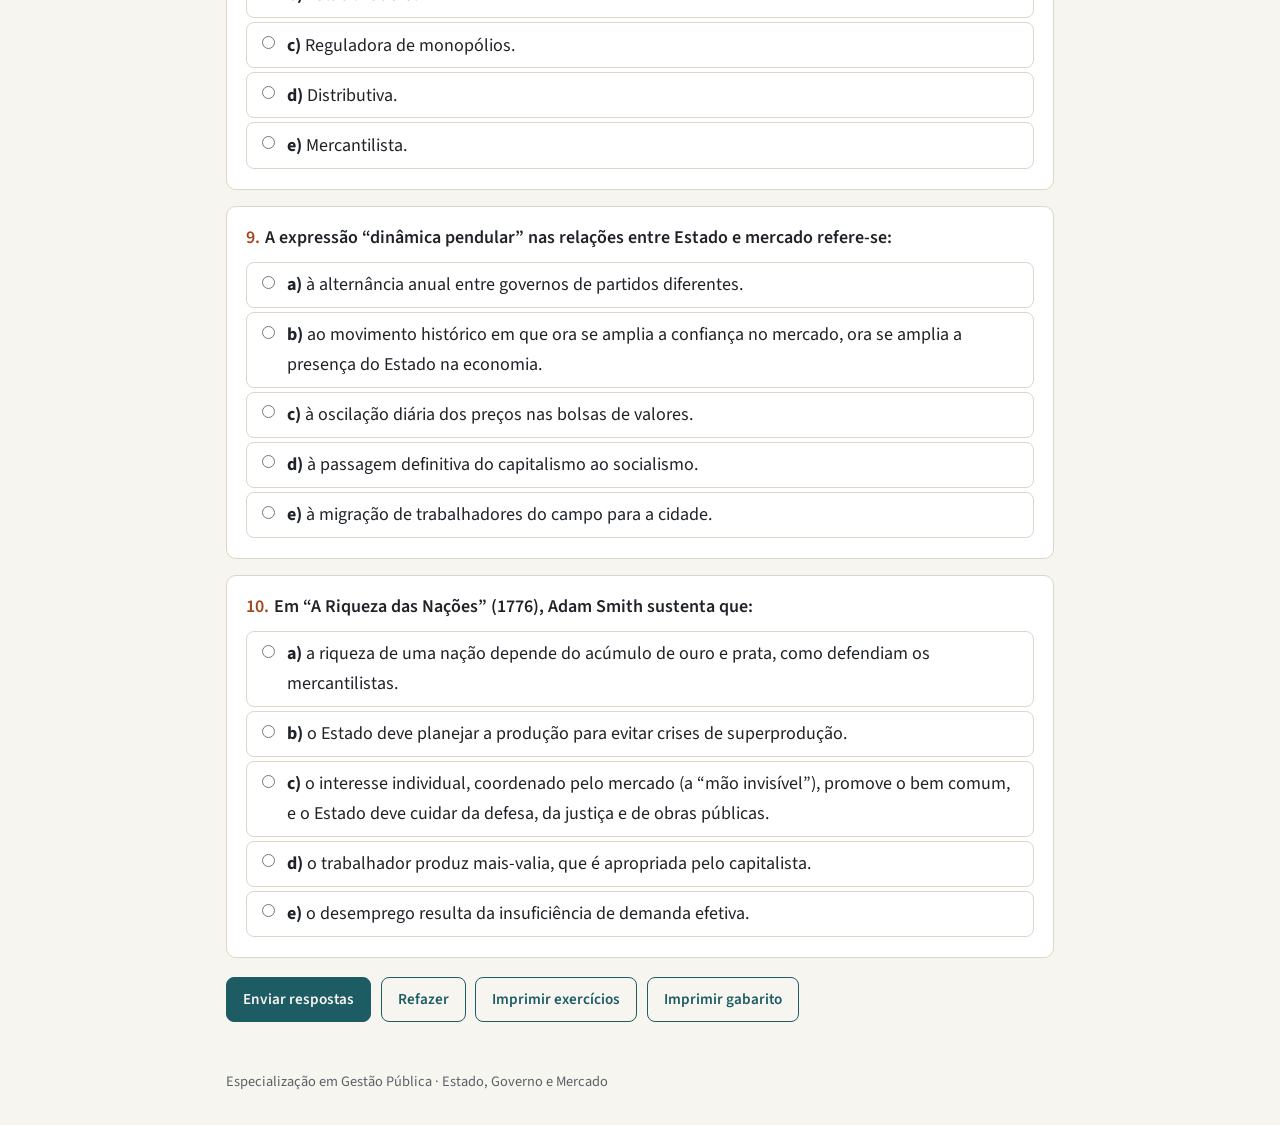
<file: disciplina-01-estado-governo-mercado/exercicios-1.html>
<!DOCTYPE html>
<html lang="pt-BR">
<head>
<meta charset="utf-8">
<meta name="viewport" content="width=device-width, initial-scale=1">
<title>Exercícios de fixação 1: Estado, Governo e Mercado</title>
<link rel="icon" type="image/png" href="../img/favicon.png">
<link rel="apple-touch-icon" href="../img/apple-touch-icon.png">
<meta property="og:type" content="website">
<meta property="og:site_name" content="Especialização em Gestão Pública · UNEMAT · DEAD/UAB">
<meta property="og:title" content="Exercícios de fixação 1: Estado, Governo e Mercado">
<meta property="og:description" content="Exercícios de fixação 1 (Unidades 1 a 4) da disciplina Estado, Governo e Mercado: 10 questões de múltipla escolha para autoestudo, sem valor de nota.">
<meta property="og:url" content="https://cleitonfranco74.github.io/gestao_publica/disciplina-01-estado-governo-mercado/exercicios-1.html">
<meta property="og:image" content="https://cleitonfranco74.github.io/gestao_publica/img/og-estado-governo-mercado.png">
<meta property="og:image:width" content="1200">
<meta property="og:image:height" content="630">
<meta property="og:image:alt" content="Logos UNEMAT, DEAD e UAB com o título Exercícios de fixação 1: Estado, Governo e Mercado">
<meta property="og:locale" content="pt_BR">
<meta name="twitter:card" content="summary_large_image">
<meta name="twitter:image" content="https://cleitonfranco74.github.io/gestao_publica/img/og-estado-governo-mercado.png">
<meta name="description" content="Exercícios de fixação 1 (Unidades 1 a 4) da disciplina Estado, Governo e Mercado: 10 questões de múltipla escolha para autoestudo, sem valor de nota.">
<link rel="preconnect" href="https://fonts.googleapis.com">
<link rel="preconnect" href="https://fonts.gstatic.com" crossorigin>
<link href="https://fonts.googleapis.com/css2?family=Source+Sans+3:wght@400;600;700&family=Source+Serif+4:wght@600;700&display=swap" rel="stylesheet">
<link rel="stylesheet" href="assets/style.css?v=20260930a">
</head>
<body>
<div class="inst" role="banner" aria-label="UNEMAT · DEAD · UAB">
  <div class="wrap">
    <img class="brasao" src="../img/logo-brasao.png" alt="Brasão da UNEMAT">
    <img src="../img/logo-unemat.png" alt="UNEMAT – Universidade do Estado de Mato Grosso">
    <img src="../img/logo-dead.png" alt="DEAD – Diretoria de Gestão de Educação a Distância">
    <img src="../img/logo-uab.png" alt="UAB – Universidade Aberta do Brasil">
  </div>
</div>

<div class="topbar">
  <div class="wrap">
    <a class="brand" href="index.html">Estado, Governo e Mercado</a>
    <nav aria-label="Material da disciplina">
      <a href="../index.html">Curso</a>
      <a href="index.html">Conteúdos</a>
      <a href="slides.html">Slides</a>
      <a href="apresentacao.html">Apresentação</a>
      <a href="exercicios-1.html" aria-current="page">Exercícios 1</a>
      <a href="exercicios-2.html">Exercícios 2</a>
    </nav>
  </div>
</div>

<main class="wrap">
  <header class="hero">
    <p class="eyebrow">Exercícios de fixação 1 · Unidades 1 a 4 · não avaliativos</p>
    <h1>Introdução à economia, Estado e matriz liberal</h1>
    <p class="lead">10 questões de múltipla escolha para revisar o conteúdo. Esta atividade <strong>não vale nota</strong>: use-a para verificar o que aprendeu antes da Avaliação A1, que é feita no AVA. Marque uma alternativa por questão e clique em “Enviar respostas” para ver os acertos e os comentários.</p>
    <div class="meta">
      <div><b>Conteúdo</b>Unidades 1, 2, 3 e 4</div>
      <div><b>Valor</b>Sem nota (autoestudo)</div>
      <div><b>Tempo sugerido</b>40 minutos</div>
    </div>
  </header>

  <form id="quiz" onsubmit="return false"></form>

  <div class="actions">
    <button class="btn" id="submit" type="button">Enviar respostas</button>
    <button class="btn secondary" id="reset" type="button">Refazer</button>
    <button class="btn secondary" id="print-test" type="button">Imprimir exercícios</button>
    <button class="btn secondary" id="print-key" type="button">Imprimir gabarito</button>
  </div>

  <section class="card result" id="result" aria-live="polite">
    <div class="score"></div>
    <p class="detail"></p>
    <p>Revise na <a href="index.html">página de conteúdos</a> as questões que você errou e depois faça a Avaliação A1 no AVA.</p>
  </section>

  <section class="gabarito" id="gabarito">
    <h2>Gabarito comentado: Exercícios de fixação 1</h2>
  </section>

  <footer>Especialização em Gestão Pública · Estado, Governo e Mercado</footer>
</main>

<script>
window.QUIZ = { questions: [
  {
    q: 'O problema econômico central, que dá origem à própria ciência econômica, é:',
    opts: [
      'a existência de moeda e de sistema bancário.',
      'a escassez de recursos produtivos diante de necessidades humanas ilimitadas.',
      'a intervenção do Estado nos mercados.',
      'a desigualdade na distribuição da renda entre os países.',
      'o comércio internacional entre nações com moedas diferentes.'
    ],
    a: 1,
    exp: 'A economia existe porque os recursos são escassos e as necessidades, ilimitadas. Isso obriga a sociedade a fazer escolhas.'
  },
  {
    q: 'Uma prefeitura dispõe de recursos para apenas uma obra e decide construir uma praça em vez de uma creche. O custo de oportunidade dessa decisão é:',
    opts: [
      'o valor gasto na construção da praça.',
      'o custo de manutenção da praça nos anos seguintes.',
      'os benefícios que a creche teria gerado e dos quais se abriu mão.',
      'os impostos arrecadados para financiar a obra.',
      'nulo, porque os recursos são públicos.'
    ],
    a: 2,
    exp: 'Custo de oportunidade é o valor da melhor alternativa sacrificada. Aqui, são os benefícios da creche que não foi construída.'
  },
  {
    q: 'Assinale a alternativa que relaciona corretamente o fator de produção à sua remuneração:',
    opts: [
      'Trabalho: lucro.',
      'Terra: juros.',
      'Capacidade empresarial: salário.',
      'Capital: aluguel.',
      'Capital: juros.'
    ],
    a: 4,
    exp: 'Terra recebe aluguel, trabalho recebe salário, capital recebe juros e capacidade empresarial recebe lucro.'
  },
  {
    q: 'Um município fixa, por decreto, a tarifa de um serviço bem abaixo do preço de equilíbrio de mercado. A tendência, segundo as leis da oferta e da demanda, é:',
    opts: [
      'surgir excesso de demanda, ou seja, falta do serviço.',
      'surgir excesso de oferta, ou seja, sobra do serviço.',
      'o mercado permanecer em equilíbrio, pois o preço é definido pelo governo.',
      'a quantidade ofertada aumentar, estimulada pelo preço mais baixo.',
      'a quantidade demandada diminuir, pois o serviço fica mais barato.'
    ],
    a: 0,
    exp: 'Com o preço abaixo do equilíbrio, a quantidade demandada aumenta e a ofertada diminui. O resultado é escassez (excesso de demanda).'
  },
  {
    q: 'Sobre os sistemas econômicos, é correto afirmar que:',
    opts: [
      'na economia de mercado, um órgão central decide o que, como e para quem produzir.',
      'a economia planificada se coordena principalmente pelo sistema de preços.',
      'as economias contemporâneas são mistas, e o que varia entre elas é o grau de presença do Estado.',
      'a economia mista caracteriza-se pela ausência total de empresas estatais.',
      'o Brasil é um exemplo de economia centralmente planificada.'
    ],
    a: 2,
    exp: 'Nenhuma economia real é de mercado puro ou planificada pura. Todas são mistas, com diferentes graus de intervenção estatal.'
  },
  {
    q: 'A respeito dos conceitos de Estado e governo, assinale a alternativa correta:',
    opts: [
      'Estado e governo são sinônimos, pois ambos mudam a cada eleição.',
      'O governo é permanente e o Estado é transitório.',
      'O Estado é o conjunto de empresas privadas que atuam em um território.',
      'Para Max Weber, o Estado é a comunidade humana que reivindica com êxito o monopólio do uso legítimo da força física em um território, e o governo é o grupo que o dirige temporariamente.',
      'O governo é o mecanismo de coordenação da economia pelos preços.'
    ],
    a: 3,
    exp: 'O Estado é a organização permanente e soberana (em Weber, com o monopólio da força legítima). O governo é o grupo transitório que o dirige.'
  },
  {
    q: 'A iluminação pública costuma ser oferecida pelo Estado, e não pelo mercado, porque se trata de um bem:',
    opts: [
      'não rival e não excludente, o que gera o problema do “carona” (free rider).',
      'rival e excludente, cujo consumo pode ser cobrado individualmente.',
      'que gera apenas externalidades negativas.',
      'produzido em regime de concorrência perfeita.',
      'de luxo, consumido apenas pelas classes mais altas.'
    ],
    a: 0,
    exp: 'Bens públicos são não rivais e não excludentes. Como não dá para impedir quem não paga de usufruir, o mercado tende a não ofertá-los.'
  },
  {
    q: 'Programas de transferência de renda, como o Bolsa Família, e a tributação progressiva são exemplos de qual função econômica do Estado, segundo Musgrave?',
    opts: [
      'Alocativa.',
      'Estabilizadora.',
      'Reguladora de monopólios.',
      'Distributiva.',
      'Mercantilista.'
    ],
    a: 3,
    exp: 'A função distributiva busca ajustar a distribuição de renda e riqueza por meio de tributos e transferências.'
  },
  {
    q: 'A expressão “dinâmica pendular” nas relações entre Estado e mercado refere-se:',
    opts: [
      'à alternância anual entre governos de partidos diferentes.',
      'ao movimento histórico em que ora se amplia a confiança no mercado, ora se amplia a presença do Estado na economia.',
      'à oscilação diária dos preços nas bolsas de valores.',
      'à passagem definitiva do capitalismo ao socialismo.',
      'à migração de trabalhadores do campo para a cidade.'
    ],
    a: 1,
    exp: 'O pêndulo descreve a alternância histórica entre liberalismo, Estado de bem-estar, neoliberalismo e o retorno do Estado depois de 2008.'
  },
  {
    q: 'Em “A Riqueza das Nações” (1776), Adam Smith sustenta que:',
    opts: [
      'a riqueza de uma nação depende do acúmulo de ouro e prata, como defendiam os mercantilistas.',
      'o Estado deve planejar a produção para evitar crises de superprodução.',
      'o interesse individual, coordenado pelo mercado (a “mão invisível”), promove o bem comum, e o Estado deve cuidar da defesa, da justiça e de obras públicas.',
      'o trabalhador produz mais-valia, que é apropriada pelo capitalista.',
      'o desemprego resulta da insuficiência de demanda efetiva.'
    ],
    a: 2,
    exp: 'Smith defende a mão invisível e um Estado com três deveres: defesa, justiça e obras públicas. Mais-valia é de Marx, e demanda efetiva é de Keynes.'
  }
]};
</script>
<script src="assets/quiz.js"></script>
</body>
</html>
</file>
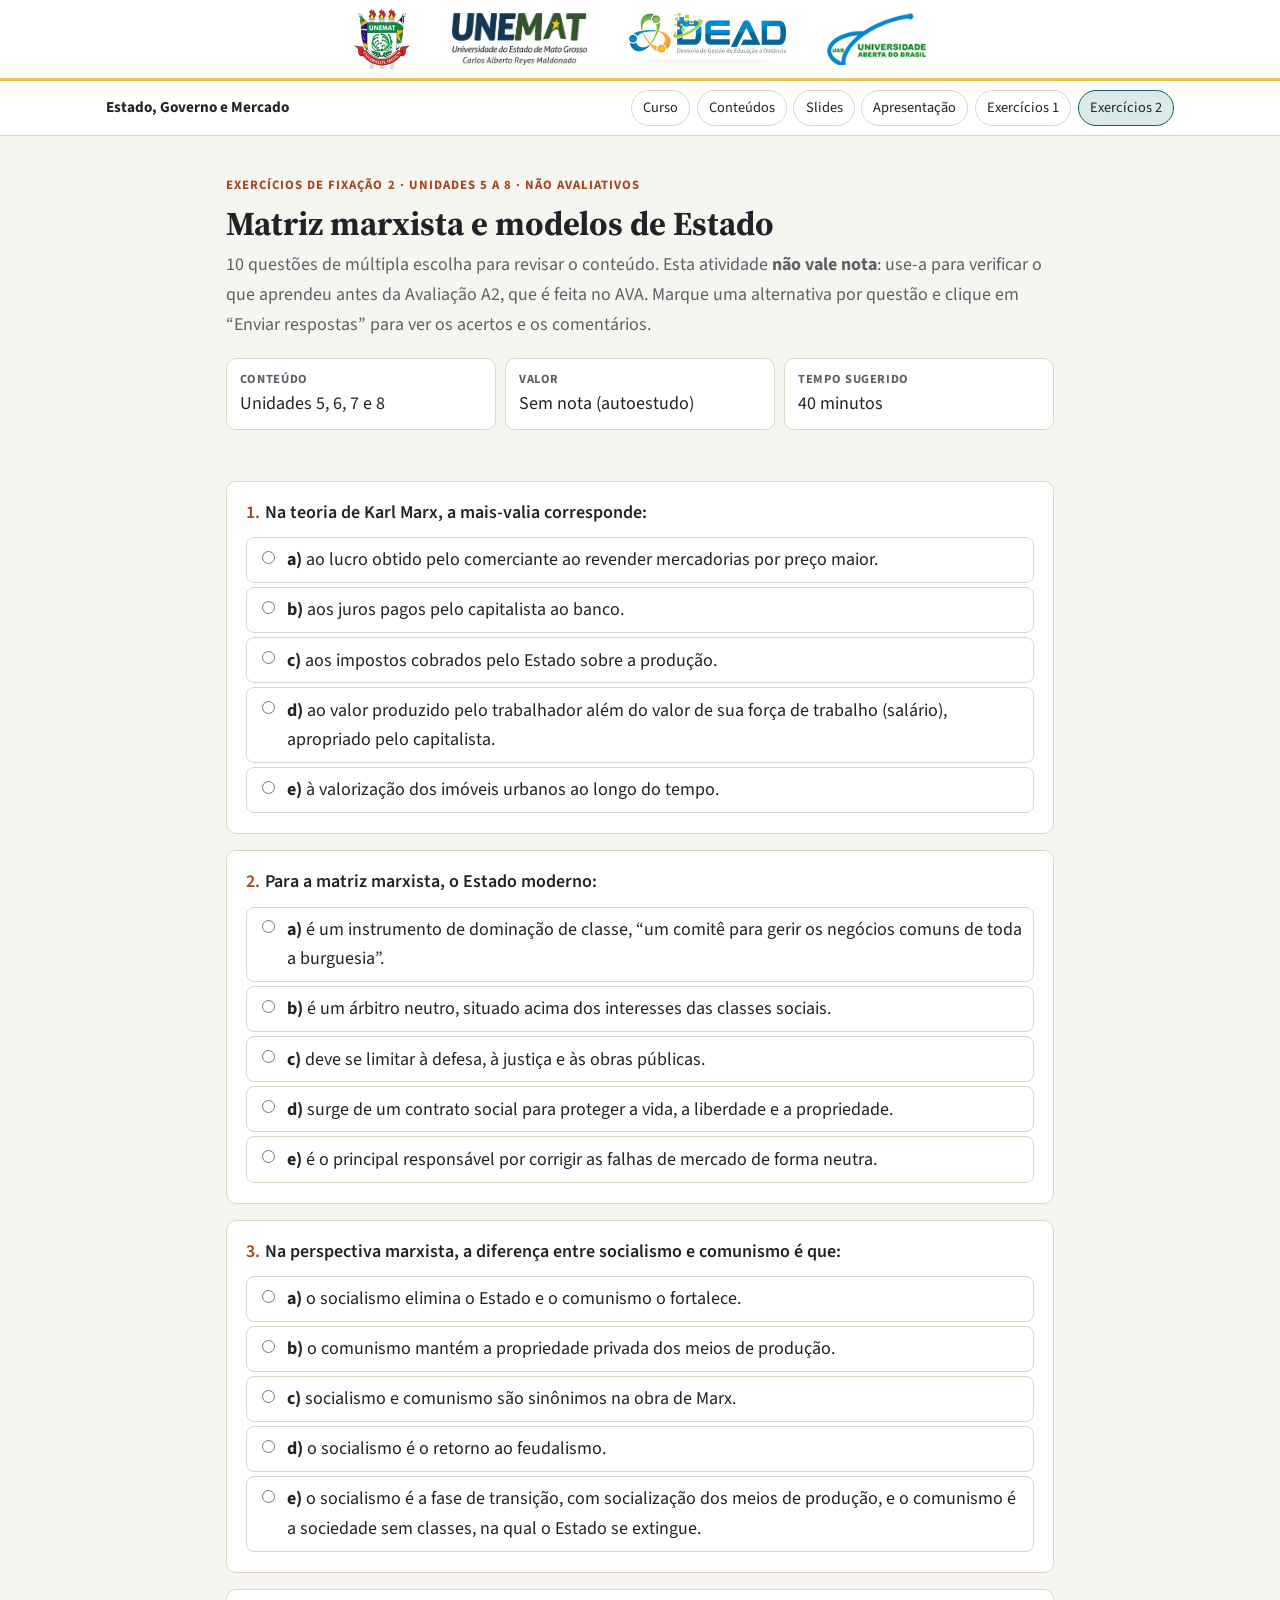
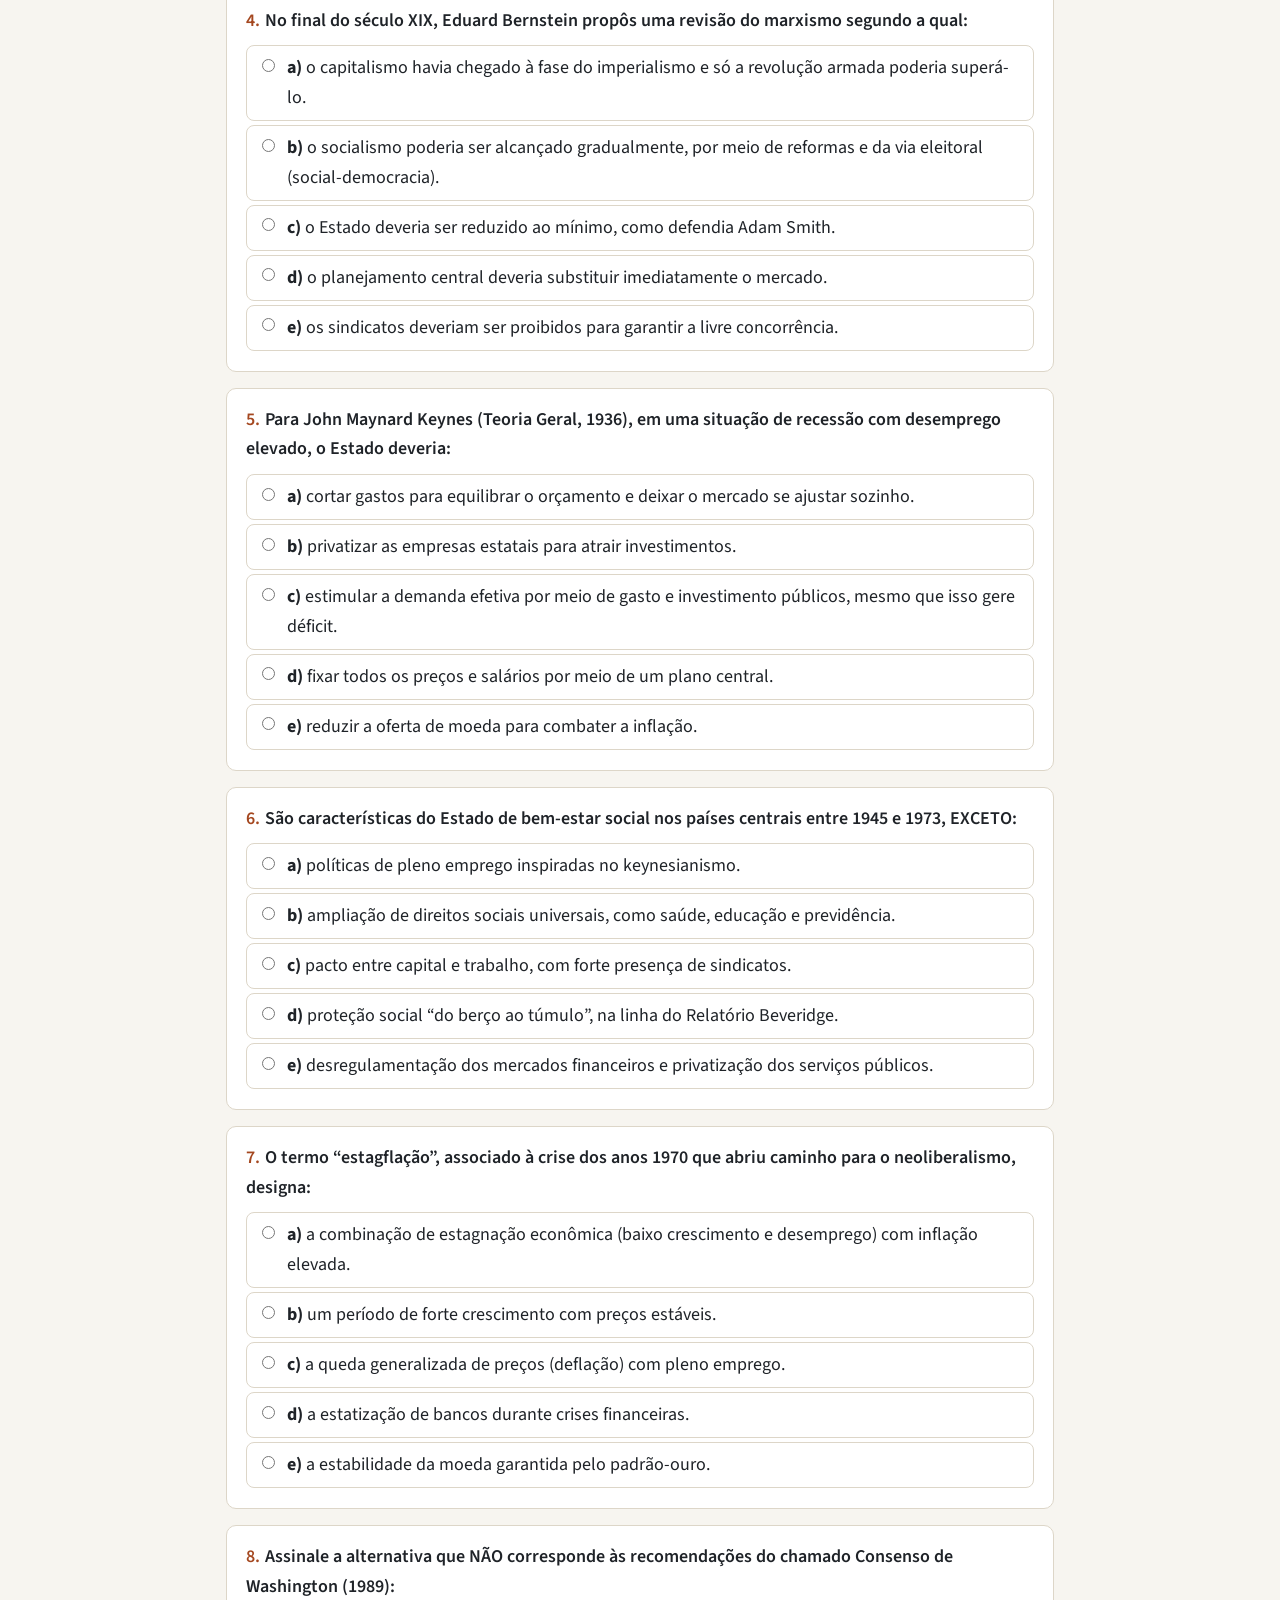
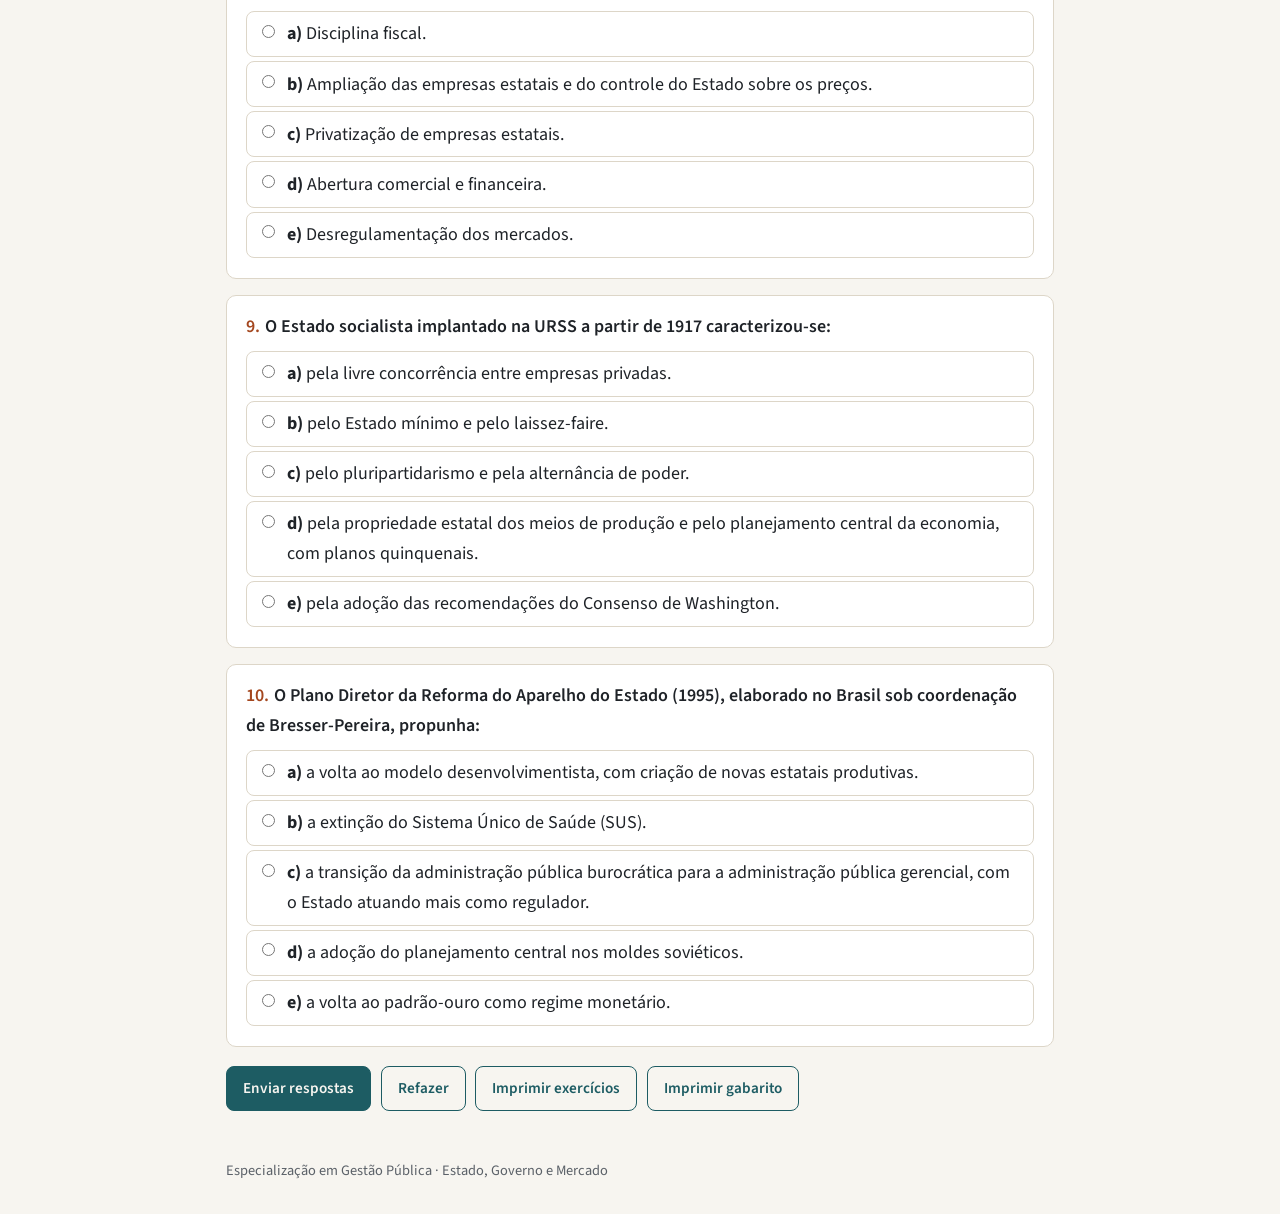
<file: disciplina-01-estado-governo-mercado/exercicios-2.html>
<!DOCTYPE html>
<html lang="pt-BR">
<head>
<meta charset="utf-8">
<meta name="viewport" content="width=device-width, initial-scale=1">
<title>Exercícios de fixação 2: Estado, Governo e Mercado</title>
<link rel="icon" type="image/png" href="../img/favicon.png">
<link rel="apple-touch-icon" href="../img/apple-touch-icon.png">
<meta property="og:type" content="website">
<meta property="og:site_name" content="Especialização em Gestão Pública · UNEMAT · DEAD/UAB">
<meta property="og:title" content="Exercícios de fixação 2: Estado, Governo e Mercado">
<meta property="og:description" content="Exercícios de fixação 2 (Unidades 5 a 8) da disciplina Estado, Governo e Mercado: 10 questões de múltipla escolha para autoestudo, sem valor de nota.">
<meta property="og:url" content="https://cleitonfranco74.github.io/gestao_publica/disciplina-01-estado-governo-mercado/exercicios-2.html">
<meta property="og:image" content="https://cleitonfranco74.github.io/gestao_publica/img/og-estado-governo-mercado.png">
<meta property="og:image:width" content="1200">
<meta property="og:image:height" content="630">
<meta property="og:image:alt" content="Logos UNEMAT, DEAD e UAB com o título Exercícios de fixação 2: Estado, Governo e Mercado">
<meta property="og:locale" content="pt_BR">
<meta name="twitter:card" content="summary_large_image">
<meta name="twitter:image" content="https://cleitonfranco74.github.io/gestao_publica/img/og-estado-governo-mercado.png">
<meta name="description" content="Exercícios de fixação 2 (Unidades 5 a 8) da disciplina Estado, Governo e Mercado: 10 questões de múltipla escolha para autoestudo, sem valor de nota.">
<link rel="preconnect" href="https://fonts.googleapis.com">
<link rel="preconnect" href="https://fonts.gstatic.com" crossorigin>
<link href="https://fonts.googleapis.com/css2?family=Source+Sans+3:wght@400;600;700&family=Source+Serif+4:wght@600;700&display=swap" rel="stylesheet">
<link rel="stylesheet" href="assets/style.css?v=20260930a">
</head>
<body>
<div class="inst" role="banner" aria-label="UNEMAT · DEAD · UAB">
  <div class="wrap">
    <img class="brasao" src="../img/logo-brasao.png" alt="Brasão da UNEMAT">
    <img src="../img/logo-unemat.png" alt="UNEMAT – Universidade do Estado de Mato Grosso">
    <img src="../img/logo-dead.png" alt="DEAD – Diretoria de Gestão de Educação a Distância">
    <img src="../img/logo-uab.png" alt="UAB – Universidade Aberta do Brasil">
  </div>
</div>

<div class="topbar">
  <div class="wrap">
    <a class="brand" href="index.html">Estado, Governo e Mercado</a>
    <nav aria-label="Material da disciplina">
      <a href="../index.html">Curso</a>
      <a href="index.html">Conteúdos</a>
      <a href="slides.html">Slides</a>
      <a href="apresentacao.html">Apresentação</a>
      <a href="exercicios-1.html">Exercícios 1</a>
      <a href="exercicios-2.html" aria-current="page">Exercícios 2</a>
    </nav>
  </div>
</div>

<main class="wrap">
  <header class="hero">
    <p class="eyebrow">Exercícios de fixação 2 · Unidades 5 a 8 · não avaliativos</p>
    <h1>Matriz marxista e modelos de Estado</h1>
    <p class="lead">10 questões de múltipla escolha para revisar o conteúdo. Esta atividade <strong>não vale nota</strong>: use-a para verificar o que aprendeu antes da Avaliação A2, que é feita no AVA. Marque uma alternativa por questão e clique em “Enviar respostas” para ver os acertos e os comentários.</p>
    <div class="meta">
      <div><b>Conteúdo</b>Unidades 5, 6, 7 e 8</div>
      <div><b>Valor</b>Sem nota (autoestudo)</div>
      <div><b>Tempo sugerido</b>40 minutos</div>
    </div>
  </header>

  <form id="quiz" onsubmit="return false"></form>

  <div class="actions">
    <button class="btn" id="submit" type="button">Enviar respostas</button>
    <button class="btn secondary" id="reset" type="button">Refazer</button>
    <button class="btn secondary" id="print-test" type="button">Imprimir exercícios</button>
    <button class="btn secondary" id="print-key" type="button">Imprimir gabarito</button>
  </div>

  <section class="card result" id="result" aria-live="polite">
    <div class="score"></div>
    <p class="detail"></p>
    <p>Revise na <a href="index.html">página de conteúdos</a> as questões que você errou e depois revise os <a href="slides.html">slides</a> de síntese e faça a Avaliação A2 no AVA.</p>
  </section>

  <section class="gabarito" id="gabarito">
    <h2>Gabarito comentado: Exercícios de fixação 2</h2>
  </section>

  <footer>Especialização em Gestão Pública · Estado, Governo e Mercado</footer>
</main>

<script>
window.QUIZ = { questions: [
  {
    q: 'Na teoria de Karl Marx, a mais-valia corresponde:',
    opts: [
      'ao lucro obtido pelo comerciante ao revender mercadorias por preço maior.',
      'aos juros pagos pelo capitalista ao banco.',
      'aos impostos cobrados pelo Estado sobre a produção.',
      'ao valor produzido pelo trabalhador além do valor de sua força de trabalho (salário), apropriado pelo capitalista.',
      'à valorização dos imóveis urbanos ao longo do tempo.'
    ],
    a: 3,
    exp: 'A mais-valia é a diferença entre o valor que o trabalhador produz e o salário que recebe. Para Marx, é a fonte do lucro e a base da exploração.'
  },
  {
    q: 'Para a matriz marxista, o Estado moderno:',
    opts: [
      'é um instrumento de dominação de classe, “um comitê para gerir os negócios comuns de toda a burguesia”.',
      'é um árbitro neutro, situado acima dos interesses das classes sociais.',
      'deve se limitar à defesa, à justiça e às obras públicas.',
      'surge de um contrato social para proteger a vida, a liberdade e a propriedade.',
      'é o principal responsável por corrigir as falhas de mercado de forma neutra.'
    ],
    a: 0,
    exp: 'No Manifesto Comunista (1848), o Estado aparece como instrumento da classe dominante. As alternativas C e D descrevem a matriz liberal (Smith e Locke).'
  },
  {
    q: 'Na perspectiva marxista, a diferença entre socialismo e comunismo é que:',
    opts: [
      'o socialismo elimina o Estado e o comunismo o fortalece.',
      'o comunismo mantém a propriedade privada dos meios de produção.',
      'socialismo e comunismo são sinônimos na obra de Marx.',
      'o socialismo é o retorno ao feudalismo.',
      'o socialismo é a fase de transição, com socialização dos meios de produção, e o comunismo é a sociedade sem classes, na qual o Estado se extingue.'
    ],
    a: 4,
    exp: 'O socialismo é a etapa de transição (ditadura do proletariado). O comunismo é a sociedade sem classes e, por isso, sem Estado.'
  },
  {
    q: 'No final do século XIX, Eduard Bernstein propôs uma revisão do marxismo segundo a qual:',
    opts: [
      'o capitalismo havia chegado à fase do imperialismo e só a revolução armada poderia superá-lo.',
      'o socialismo poderia ser alcançado gradualmente, por meio de reformas e da via eleitoral (social-democracia).',
      'o Estado deveria ser reduzido ao mínimo, como defendia Adam Smith.',
      'o planejamento central deveria substituir imediatamente o mercado.',
      'os sindicatos deveriam ser proibidos para garantir a livre concorrência.'
    ],
    a: 1,
    exp: 'Bernstein é o principal nome do revisionismo e da social-democracia. A tese do imperialismo e da via revolucionária é de Lênin.'
  },
  {
    q: 'Para John Maynard Keynes (Teoria Geral, 1936), em uma situação de recessão com desemprego elevado, o Estado deveria:',
    opts: [
      'cortar gastos para equilibrar o orçamento e deixar o mercado se ajustar sozinho.',
      'privatizar as empresas estatais para atrair investimentos.',
      'estimular a demanda efetiva por meio de gasto e investimento públicos, mesmo que isso gere déficit.',
      'fixar todos os preços e salários por meio de um plano central.',
      'reduzir a oferta de moeda para combater a inflação.'
    ],
    a: 2,
    exp: 'Para Keynes, o desemprego decorre da insuficiência de demanda efetiva, e o gasto público pode compensá-la nas recessões.'
  },
  {
    q: 'São características do Estado de bem-estar social nos países centrais entre 1945 e 1973, EXCETO:',
    opts: [
      'políticas de pleno emprego inspiradas no keynesianismo.',
      'ampliação de direitos sociais universais, como saúde, educação e previdência.',
      'pacto entre capital e trabalho, com forte presença de sindicatos.',
      'proteção social “do berço ao túmulo”, na linha do Relatório Beveridge.',
      'desregulamentação dos mercados financeiros e privatização dos serviços públicos.'
    ],
    a: 4,
    exp: 'Desregulamentação e privatização são marcas do Estado neoliberal (a partir de 1979), e não do Estado de bem-estar.'
  },
  {
    q: 'O termo “estagflação”, associado à crise dos anos 1970 que abriu caminho para o neoliberalismo, designa:',
    opts: [
      'a combinação de estagnação econômica (baixo crescimento e desemprego) com inflação elevada.',
      'um período de forte crescimento com preços estáveis.',
      'a queda generalizada de preços (deflação) com pleno emprego.',
      'a estatização de bancos durante crises financeiras.',
      'a estabilidade da moeda garantida pelo padrão-ouro.'
    ],
    a: 0,
    exp: 'Depois dos choques do petróleo (1973 e 1979), houve ao mesmo tempo estagnação e inflação, algo que o receituário keynesiano tinha dificuldade de resolver.'
  },
  {
    q: 'Assinale a alternativa que NÃO corresponde às recomendações do chamado Consenso de Washington (1989):',
    opts: [
      'Disciplina fiscal.',
      'Ampliação das empresas estatais e do controle do Estado sobre os preços.',
      'Privatização de empresas estatais.',
      'Abertura comercial e financeira.',
      'Desregulamentação dos mercados.'
    ],
    a: 1,
    exp: 'O Consenso de Washington recomendava reduzir o Estado produtor. Ampliar estatais e controlar preços vai no sentido oposto.'
  },
  {
    q: 'O Estado socialista implantado na URSS a partir de 1917 caracterizou-se:',
    opts: [
      'pela livre concorrência entre empresas privadas.',
      'pelo Estado mínimo e pelo laissez-faire.',
      'pelo pluripartidarismo e pela alternância de poder.',
      'pela propriedade estatal dos meios de produção e pelo planejamento central da economia, com planos quinquenais.',
      'pela adoção das recomendações do Consenso de Washington.'
    ],
    a: 3,
    exp: 'O modelo soviético baseava-se na propriedade estatal e no planejamento central (planos quinquenais desde 1928), com partido único.'
  },
  {
    q: 'O Plano Diretor da Reforma do Aparelho do Estado (1995), elaborado no Brasil sob coordenação de Bresser-Pereira, propunha:',
    opts: [
      'a volta ao modelo desenvolvimentista, com criação de novas estatais produtivas.',
      'a extinção do Sistema Único de Saúde (SUS).',
      'a transição da administração pública burocrática para a administração pública gerencial, com o Estado atuando mais como regulador.',
      'a adoção do planejamento central nos moldes soviéticos.',
      'a volta ao padrão-ouro como regime monetário.'
    ],
    a: 2,
    exp: 'O Plano Diretor de 1995 propôs a administração gerencial, a criação de agências reguladoras e o fortalecimento do público não estatal.'
  }
]};
</script>
<script src="assets/quiz.js"></script>
</body>
</html>
</file>
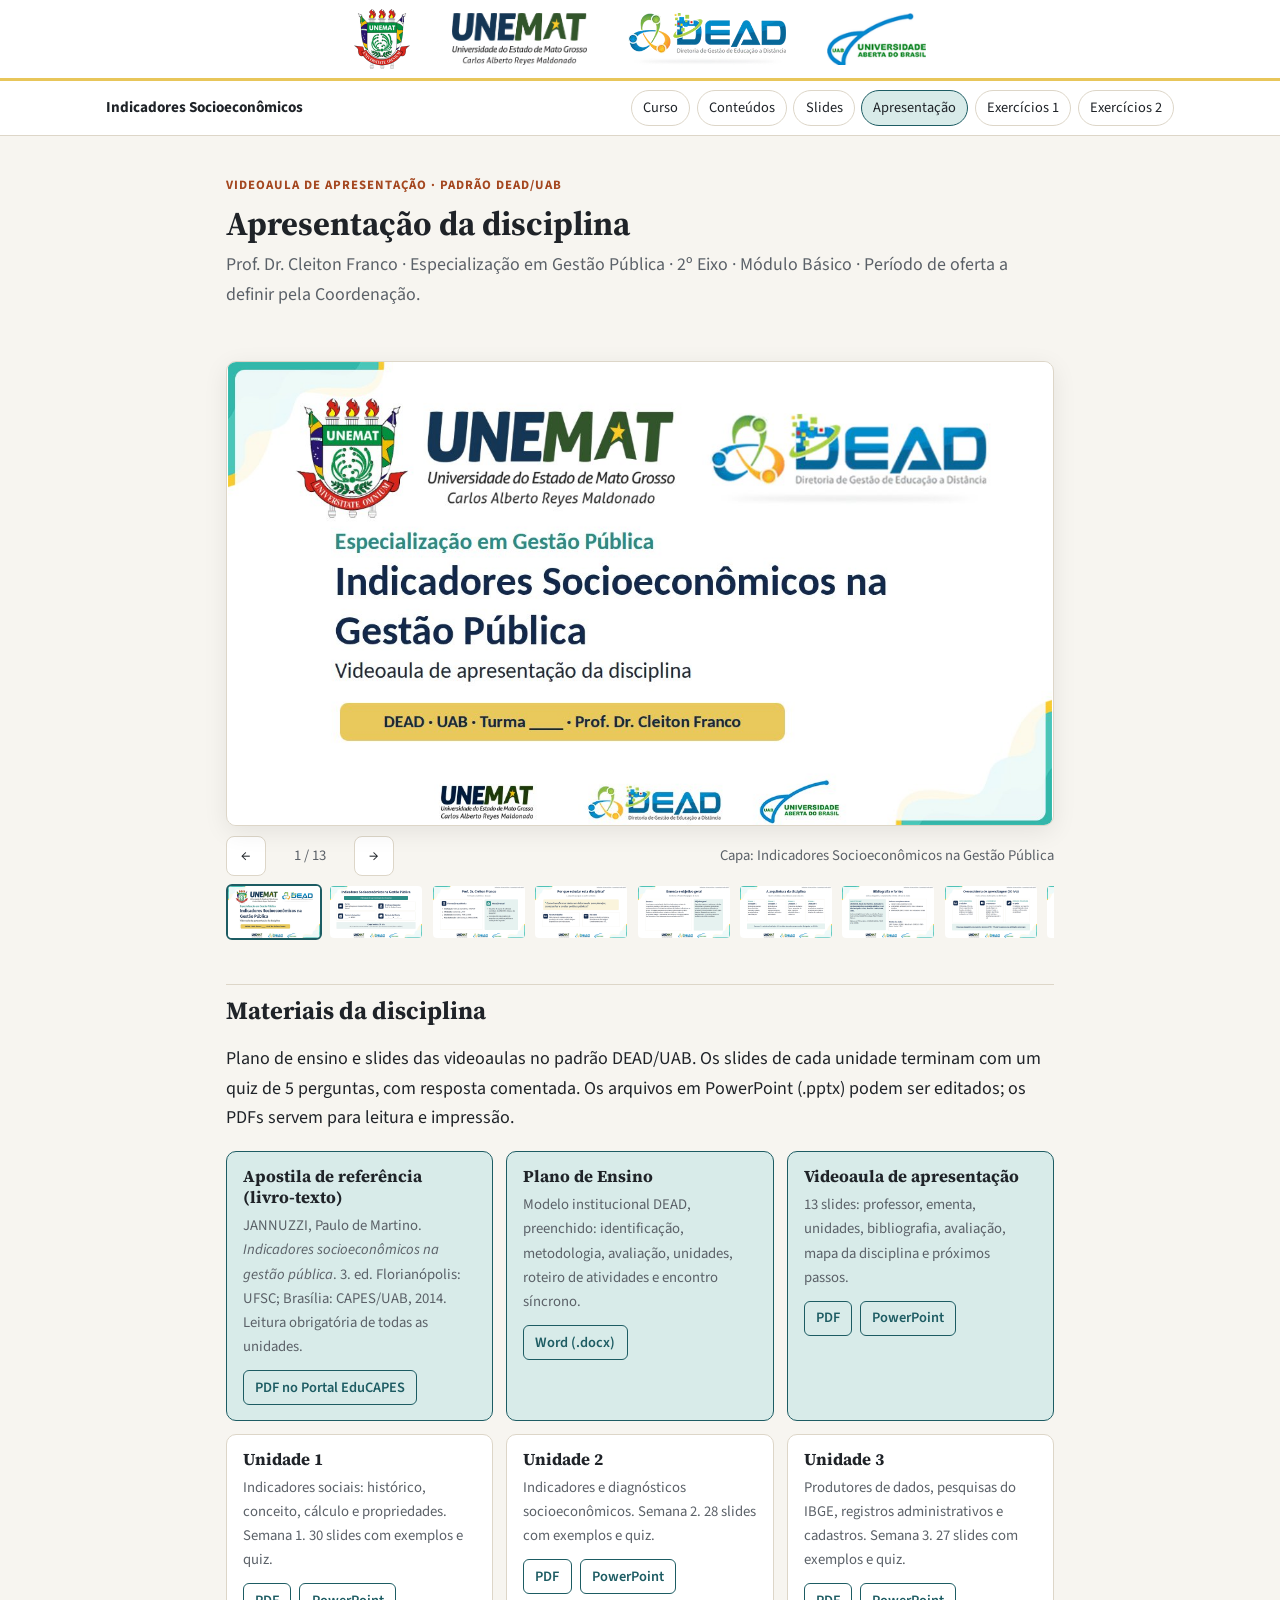
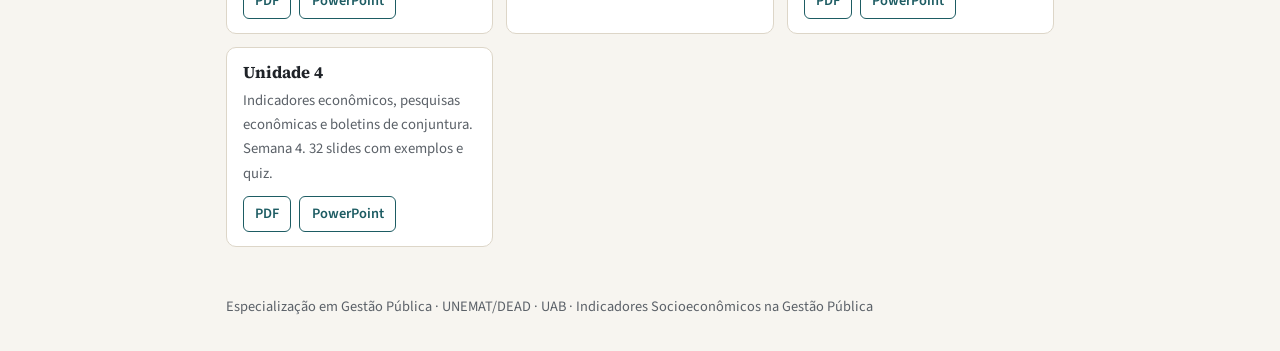
<file: disciplina-08-indicadores-socioeconomicos/apresentacao.html>
<!DOCTYPE html>
<html lang="pt-BR">
<head>
<meta charset="utf-8">
<meta name="viewport" content="width=device-width, initial-scale=1">
<title>Apresentação: Indicadores Socioeconômicos</title>
<link rel="icon" type="image/png" href="../img/favicon.png">
<link rel="apple-touch-icon" href="../img/apple-touch-icon.png">
<meta property="og:type" content="website">
<meta property="og:site_name" content="Especialização em Gestão Pública · UNEMAT · DEAD/UAB">
<meta property="og:title" content="Apresentação: Indicadores Socioeconômicos">
<meta property="og:description" content="Videoaula de apresentação da disciplina Indicadores Socioeconômicos na Gestão Pública (Prof. Dr. Cleiton Franco): slides no padrão DEAD/UAB, plano de ensino, livro-texto e slides das unidades para download.">
<meta property="og:url" content="https://cleitonfranco74.github.io/gestao_publica/disciplina-08-indicadores-socioeconomicos/apresentacao.html">
<meta property="og:image" content="https://cleitonfranco74.github.io/gestao_publica/img/og-indicadores-socioeconomicos.png">
<meta property="og:image:width" content="1200">
<meta property="og:image:height" content="630">
<meta property="og:image:alt" content="Logos UNEMAT, DEAD e UAB com o título Apresentação: Indicadores Socioeconômicos">
<meta property="og:locale" content="pt_BR">
<meta name="twitter:card" content="summary_large_image">
<meta name="twitter:image" content="https://cleitonfranco74.github.io/gestao_publica/img/og-indicadores-socioeconomicos.png">
<meta name="description" content="Videoaula de apresentação da disciplina Indicadores Socioeconômicos na Gestão Pública (Prof. Dr. Cleiton Franco): slides no padrão DEAD/UAB, plano de ensino, livro-texto e slides das unidades para download.">
<link rel="preconnect" href="https://fonts.googleapis.com">
<link rel="preconnect" href="https://fonts.gstatic.com" crossorigin>
<link href="https://fonts.googleapis.com/css2?family=Source+Sans+3:wght@400;600;700&family=Source+Serif+4:wght@600;700&display=swap" rel="stylesheet">
<link rel="stylesheet" href="assets/style.css?v=20260927d">
<style>
  .viewer { margin: 1.2rem 0 .6rem; }
  .frame {
    position: relative; background: #fff; border: 1px solid var(--border); border-radius: var(--radius);
    overflow: hidden; aspect-ratio: 16 / 9; box-shadow: 0 6px 24px rgba(0,0,0,.08);
  }
  .frame img { display: block; width: 100%; height: 100%; object-fit: contain; }
  .viewer-bar { display: flex; align-items: center; justify-content: space-between; gap: .6rem; margin-top: .6rem; flex-wrap: wrap; }
  .viewer-bar .nav { display: flex; align-items: center; gap: .5rem; }
  .viewer-bar button {
    font: inherit; font-size: .95rem; cursor: pointer; padding: .4rem .9rem; border-radius: 8px;
    border: 1px solid var(--border); background: var(--surface); color: var(--text);
  }
  .viewer-bar button:hover { border-color: var(--accent); }
  .viewer-bar .count { color: var(--muted); font-size: .92rem; min-width: 4.5rem; text-align: center; }
  .viewer-bar .caption { color: var(--muted); font-size: .92rem; }
  .thumbs { display: flex; gap: .4rem; overflow-x: auto; padding: .5rem 0 .2rem; }
  .thumbs button { flex: 0 0 auto; width: 96px; padding: 0; border: 2px solid transparent; border-radius: 6px; overflow: hidden; cursor: pointer; background: none; }
  .thumbs button[aria-current="true"] { border-color: var(--accent); }
  .thumbs img { display: block; width: 100%; }
  .files { display: grid; grid-template-columns: repeat(auto-fill, minmax(250px, 1fr)); gap: .8rem; margin: 1rem 0; }
  .file { background: var(--surface); border: 1px solid var(--border); border-radius: var(--radius); padding: .9rem 1rem; display: flex; flex-direction: column; gap: .35rem; }
  .file h3 { margin: 0; font-size: 1.05rem; }
  .file p { margin: 0; color: var(--muted); font-size: .92rem; }
  .file .links { display: flex; gap: .5rem; flex-wrap: wrap; margin-top: .3rem; }
  .file .links a { font-size: .9rem; font-weight: 600; text-decoration: none; padding: .3rem .7rem; border-radius: 6px; border: 1px solid var(--accent); }
  .file.featured { border-color: var(--accent); background: var(--accent-soft); }
</style>
</head>
<body>
<div class="inst" role="banner" aria-label="UNEMAT · DEAD · UAB">
  <div class="wrap">
    <img class="brasao" src="../img/logo-brasao.png" alt="Brasão da UNEMAT">
    <img src="../img/logo-unemat.png" alt="UNEMAT – Universidade do Estado de Mato Grosso">
    <img src="../img/logo-dead.png" alt="DEAD – Diretoria de Gestão de Educação a Distância">
    <img src="../img/logo-uab.png" alt="UAB – Universidade Aberta do Brasil">
  </div>
</div>

<div class="topbar">
  <div class="wrap">
    <a class="brand" href="index.html">Indicadores Socioeconômicos</a>
    <nav aria-label="Material da disciplina">
      <a href="../index.html">Curso</a>
      <a href="index.html">Conteúdos</a>
      <a href="slides.html">Slides</a>
      <a href="apresentacao.html" aria-current="page">Apresentação</a>
      <a href="exercicios-1.html">Exercícios 1</a>
      <a href="exercicios-2.html">Exercícios 2</a>
    </nav>
  </div>
</div>

<main class="wrap">
  <header class="hero">
    <p class="eyebrow">Videoaula de apresentação · Padrão DEAD/UAB</p>
    <h1>Apresentação da disciplina</h1>
    <p class="lead">Prof. Dr. Cleiton Franco · Especialização em Gestão Pública · 2º Eixo · Módulo Básico · Período de oferta a definir pela Coordenação.</p>
  </header>

  <section class="viewer" aria-label="Slides da videoaula de apresentação">
    <div class="frame"><img id="slide" src="materiais/apresentacao/slide-01.jpg" alt=""></div>
    <div class="viewer-bar">
      <div class="nav">
        <button id="prev" type="button" aria-label="Slide anterior">←</button>
        <span class="count" id="count">1 / 13</span>
        <button id="next" type="button" aria-label="Próximo slide">→</button>
      </div>
      <span class="caption" id="caption"></span>
    </div>
    <div class="thumbs" id="thumbs" aria-label="Miniaturas dos slides"></div>
  </section>

  <h2 id="materiais">Materiais da disciplina</h2>
  <p>Plano de ensino e slides das videoaulas no padrão DEAD/UAB. Os slides de cada unidade terminam com um quiz de 5 perguntas, com resposta comentada. Os arquivos em PowerPoint (.pptx) podem ser editados; os PDFs servem para leitura e impressão.</p>

  <div class="files">
    <div class="file featured">
      <h3>Apostila de referência (livro-texto)</h3>
      <p>JANNUZZI, Paulo de Martino. <em>Indicadores socioeconômicos na gestão pública</em>. 3. ed. Florianópolis: UFSC; Brasília: CAPES/UAB, 2014. Leitura obrigatória de todas as unidades.</p>
      <div class="links"><a href="https://educapes.capes.gov.br/bitstream/capes/145410/1/PNAP%20-%20Modulo%20Basico%20-%20GPM%20-%20Indicadores%20Socioeconomicos%20na%20Gestao%20Publica.pdf" target="_blank" rel="noopener">PDF no Portal EduCAPES</a></div>
    </div>
    <div class="file featured">
      <h3>Plano de Ensino</h3>
      <p>Modelo institucional DEAD, preenchido: identificação, metodologia, avaliação, unidades, roteiro de atividades e encontro síncrono.</p>
      <div class="links"><a href="materiais/Plano_de_Ensino_Indicadores_Socioeconomicos.docx" download>Word (.docx)</a></div>
    </div>
    <div class="file featured">
      <h3>Videoaula de apresentação</h3>
      <p>13 slides: professor, ementa, unidades, bibliografia, avaliação, mapa da disciplina e próximos passos.</p>
      <div class="links"><a href="materiais/00_Videoaula_de_Apresentacao.pdf">PDF</a><a href="materiais/00_Videoaula_de_Apresentacao.pptx" download>PowerPoint</a></div>
    </div>
    <div class="file">
      <h3>Unidade 1</h3>
      <p>Indicadores sociais: histórico, conceito, cálculo e propriedades. Semana 1. 30 slides com exemplos e quiz.</p>
      <div class="links"><a href="materiais/01_Unidade_1_Indicadores_Sociais_Conceito_e_Medidas.pdf">PDF</a><a href="materiais/01_Unidade_1_Indicadores_Sociais_Conceito_e_Medidas.pptx" download>PowerPoint</a></div>
    </div>
    <div class="file">
      <h3>Unidade 2</h3>
      <p>Indicadores e diagnósticos socioeconômicos. Semana 2. 28 slides com exemplos e quiz.</p>
      <div class="links"><a href="materiais/02_Unidade_2_Indicadores_e_Diagnosticos.pdf">PDF</a><a href="materiais/02_Unidade_2_Indicadores_e_Diagnosticos.pptx" download>PowerPoint</a></div>
    </div>
    <div class="file">
      <h3>Unidade 3</h3>
      <p>Produtores de dados, pesquisas do IBGE, registros administrativos e cadastros. Semana 3. 27 slides com exemplos e quiz.</p>
      <div class="links"><a href="materiais/03_Unidade_3_Produtores_de_Dados_e_Fontes.pdf">PDF</a><a href="materiais/03_Unidade_3_Produtores_de_Dados_e_Fontes.pptx" download>PowerPoint</a></div>
    </div>
    <div class="file">
      <h3>Unidade 4</h3>
      <p>Indicadores econômicos, pesquisas econômicas e boletins de conjuntura. Semana 4. 32 slides com exemplos e quiz.</p>
      <div class="links"><a href="materiais/04_Unidade_4_Indicadores_Economicos_e_Conjuntura.pdf">PDF</a><a href="materiais/04_Unidade_4_Indicadores_Economicos_e_Conjuntura.pptx" download>PowerPoint</a></div>
    </div>
  </div>

  <footer>Especialização em Gestão Pública · UNEMAT/DEAD · UAB · Indicadores Socioeconômicos na Gestão Pública</footer>
</main>

<script>
(function () {
  var titles = [
    'Capa: Indicadores Socioeconômicos na Gestão Pública',
    'Dados da disciplina',
    'Prof. Dr. Cleiton Franco: formação e atuação',
    'Por que estudar esta disciplina?',
    'Ementa e objetivo geral',
    'A arquitetura da disciplina',
    'Bibliografia e fontes',
    'O ecossistema de aprendizagem (30 h/a)',
    'A avaliação: três etapas, todas a distância',
    'Redes de segurança: 2ª chamada e Prova Final',
    'O mapa da disciplina',
    'Como estudar a cada semana',
    'Próximos passos'
  ];
  var n = titles.length, i = 0;
  var img = document.getElementById('slide');
  var count = document.getElementById('count');
  var caption = document.getElementById('caption');
  var thumbs = document.getElementById('thumbs');
  function src(k) { return 'materiais/apresentacao/slide-' + String(k + 1).padStart(2, '0') + '.jpg'; }
  titles.forEach(function (t, k) {
    var b = document.createElement('button');
    b.type = 'button';
    b.setAttribute('aria-label', 'Slide ' + (k + 1) + ': ' + t);
    b.innerHTML = '<img src="' + src(k) + '" alt="" loading="lazy">';
    b.onclick = function () { show(k); };
    thumbs.appendChild(b);
  });
  function show(k) {
    i = Math.max(0, Math.min(n - 1, k));
    img.src = src(i);
    img.alt = 'Slide ' + (i + 1) + ': ' + titles[i];
    count.textContent = (i + 1) + ' / ' + n;
    caption.textContent = titles[i];
    [].forEach.call(thumbs.children, function (b, k2) { b.setAttribute('aria-current', k2 === i ? 'true' : 'false'); });
    var t = thumbs.children[i];
    if (t) thumbs.scrollLeft = t.offsetLeft - thumbs.clientWidth / 2 + t.clientWidth / 2;
  }
  document.getElementById('prev').onclick = function () { show(i - 1); };
  document.getElementById('next').onclick = function () { show(i + 1); };
  document.addEventListener('keydown', function (e) {
    if (e.key === 'ArrowRight') show(i + 1);
    else if (e.key === 'ArrowLeft') show(i - 1);
  });
  var x0 = null, frame = document.querySelector('.frame');
  frame.addEventListener('touchstart', function (e) { x0 = e.touches[0].clientX; }, { passive: true });
  frame.addEventListener('touchend', function (e) {
    if (x0 === null) return;
    var dx = e.changedTouches[0].clientX - x0;
    if (Math.abs(dx) > 40) show(i + (dx < 0 ? 1 : -1));
    x0 = null;
  });
  show(0);
})();
</script>
</body>
</html>
</file>
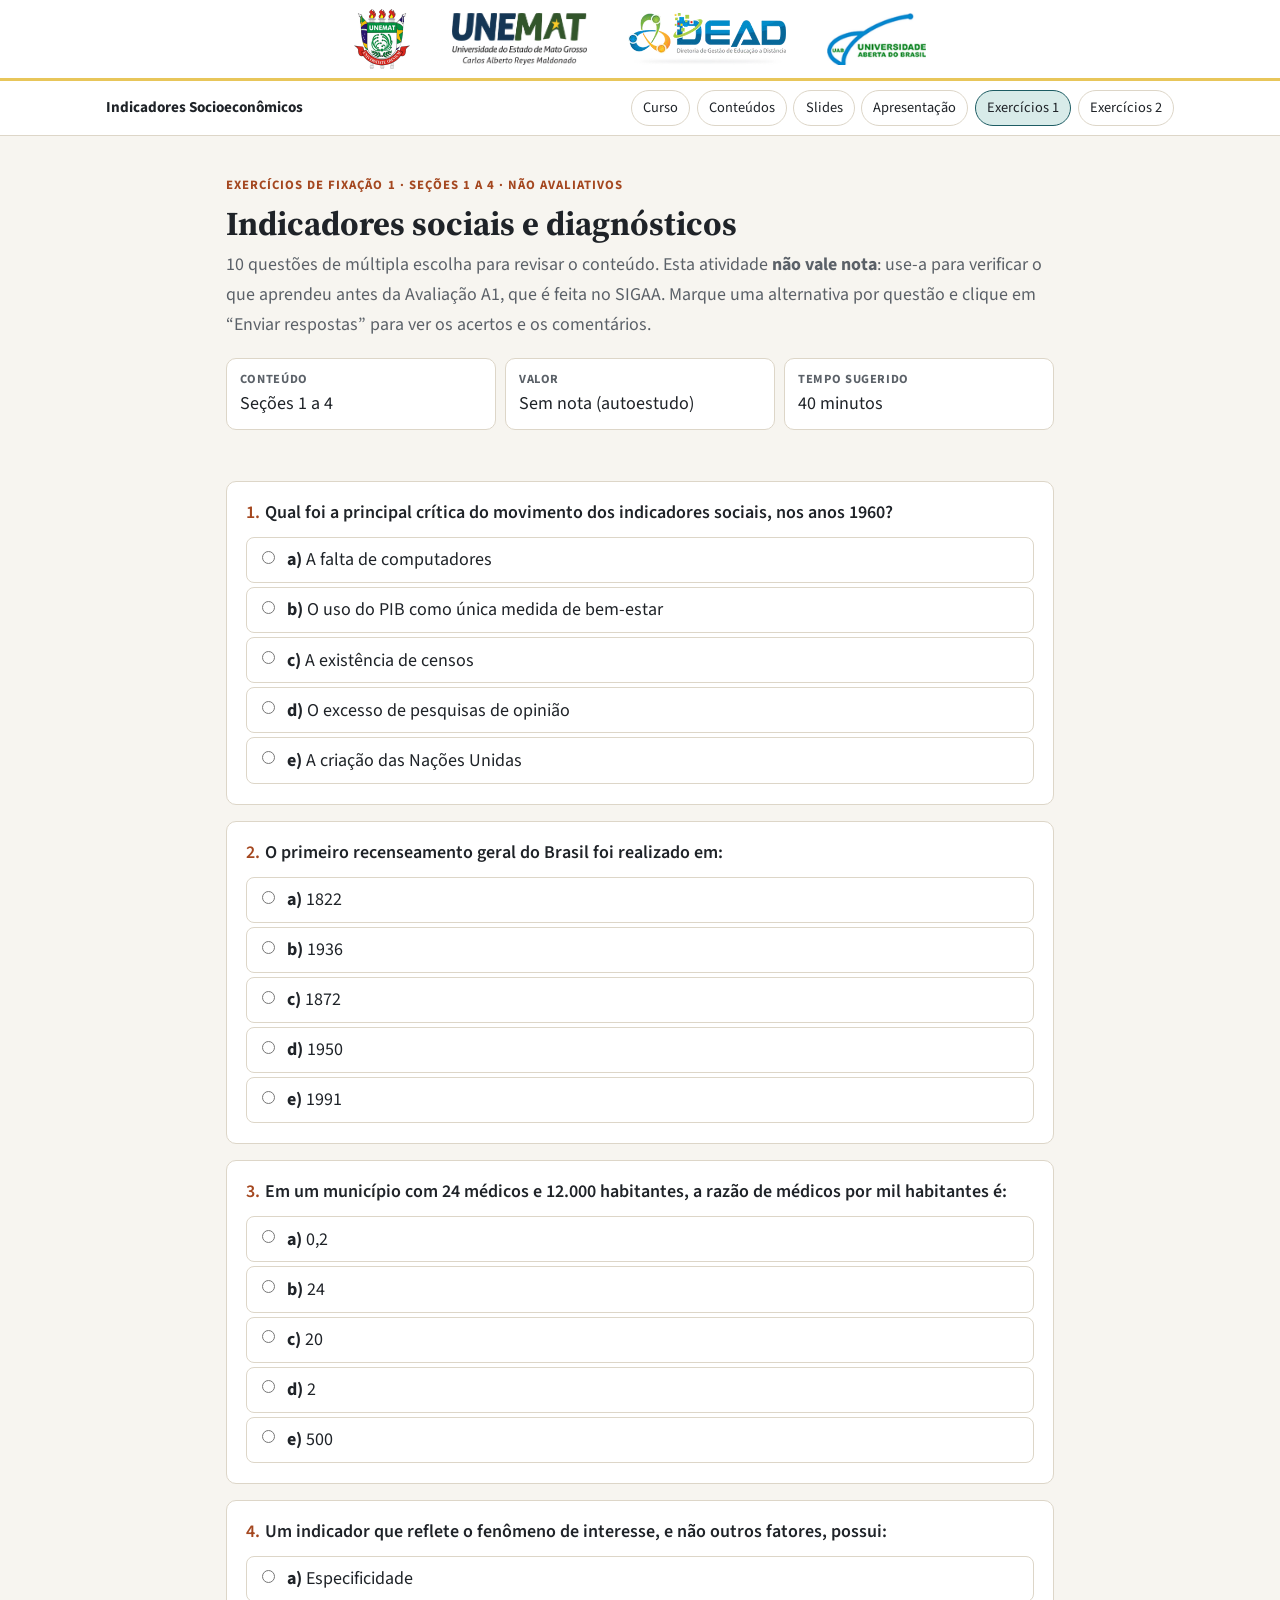
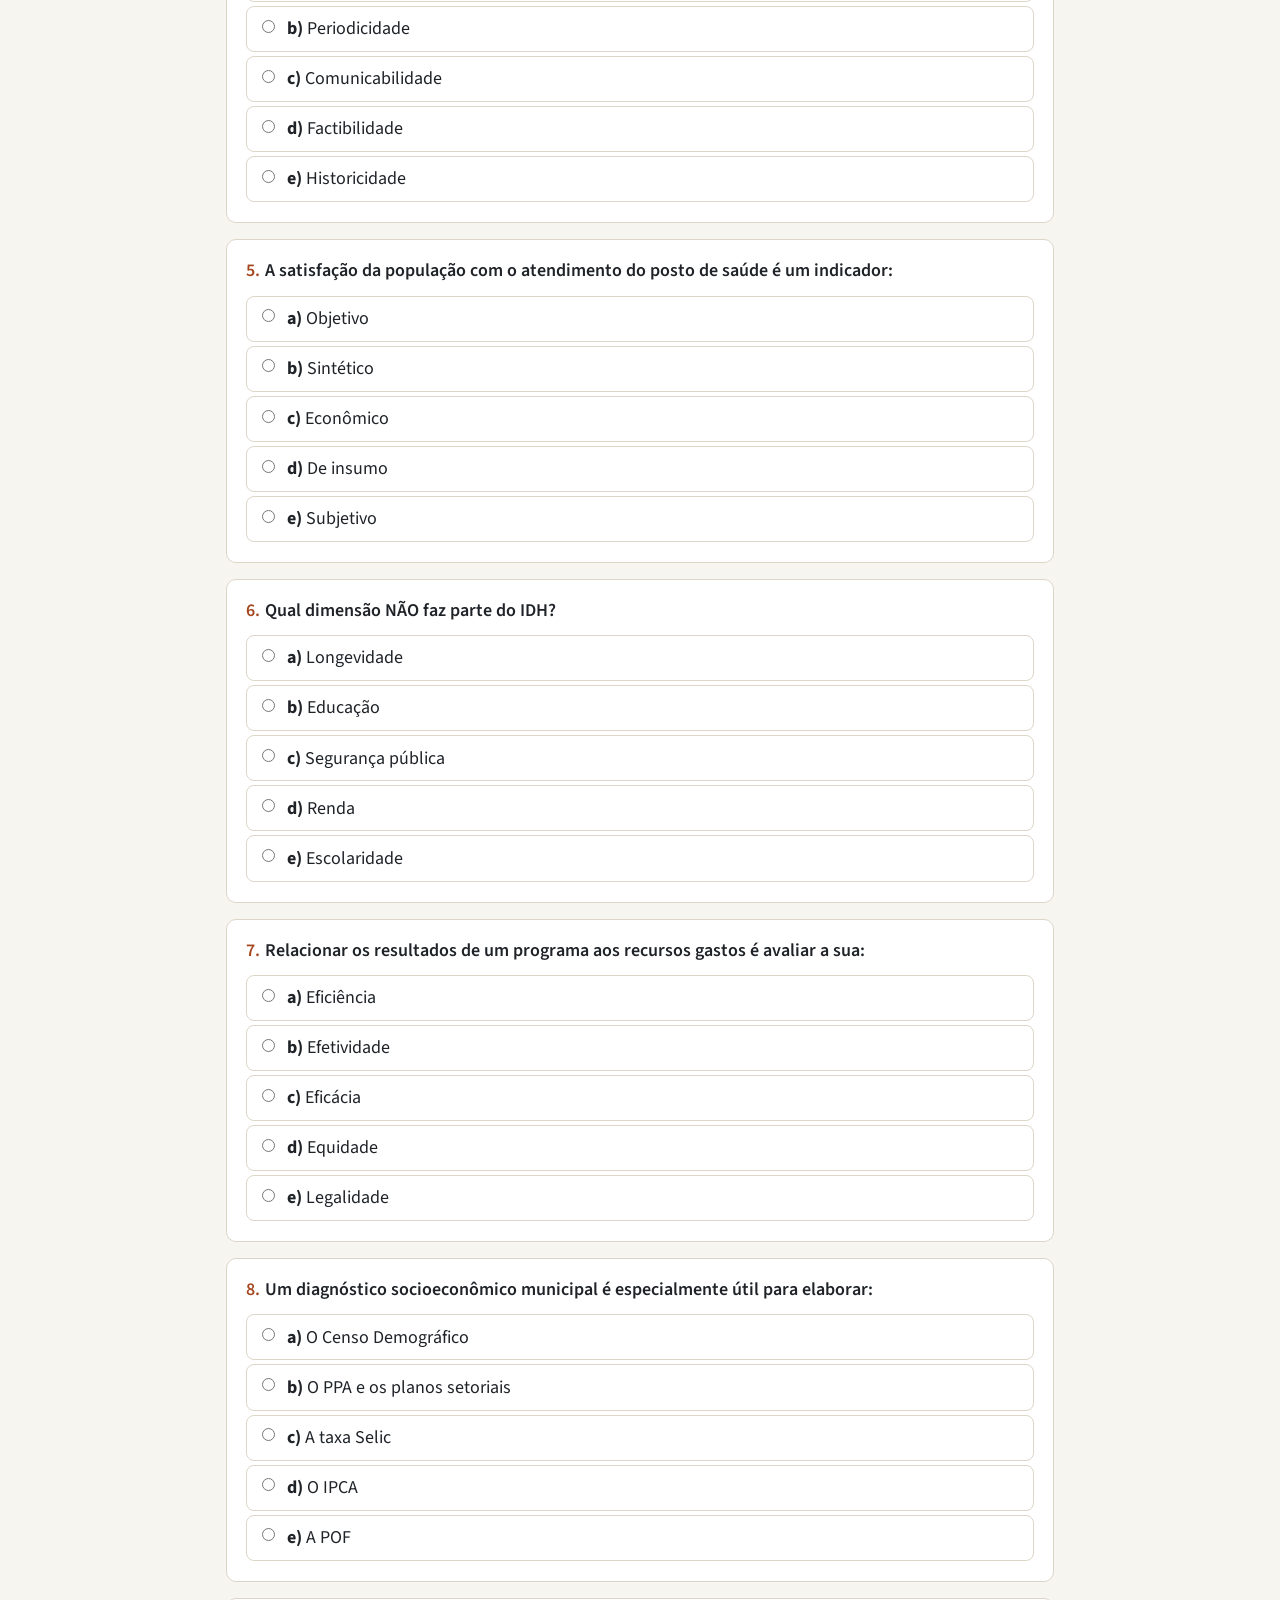
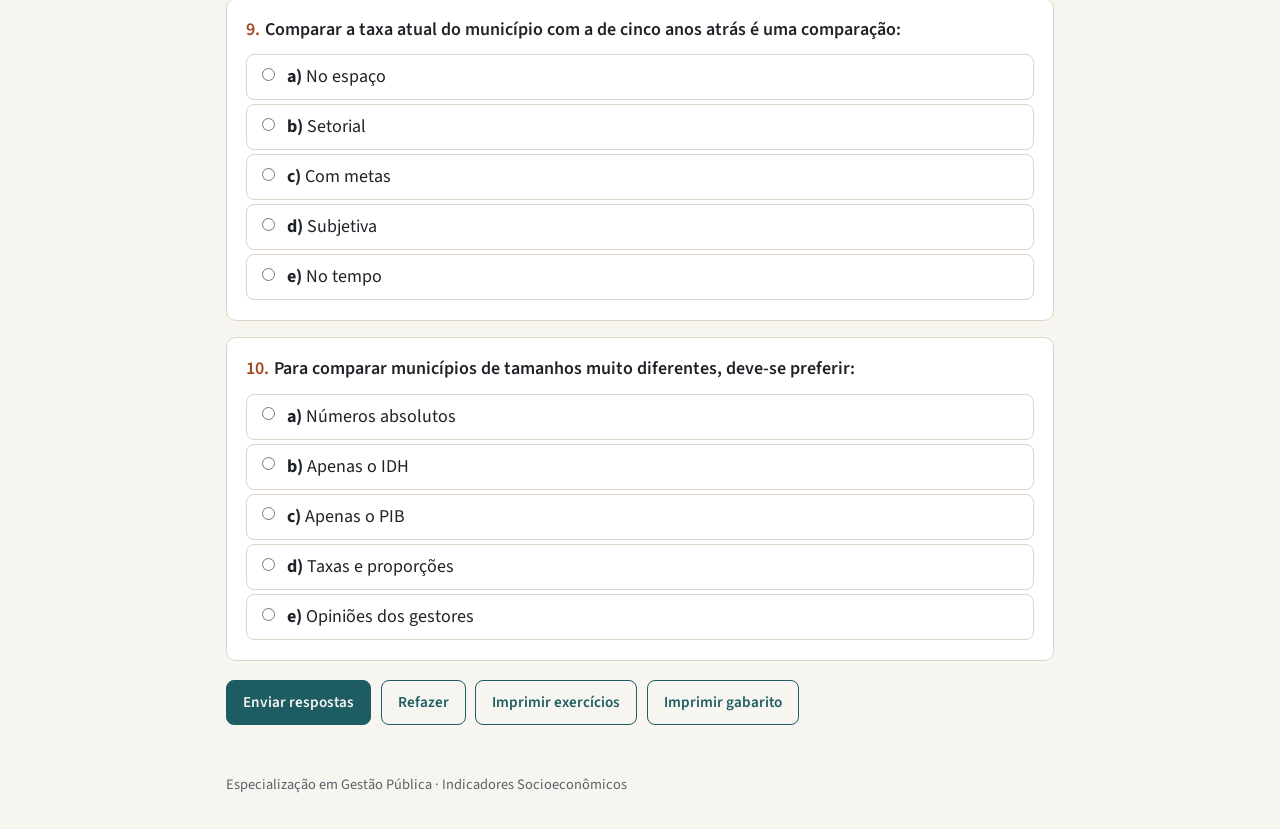
<file: disciplina-08-indicadores-socioeconomicos/exercicios-1.html>
<!DOCTYPE html>
<html lang="pt-BR">
<head>
<meta charset="utf-8">
<meta name="viewport" content="width=device-width, initial-scale=1">
<title>Exercícios de fixação 1: Indicadores Socioeconômicos</title>
<link rel="icon" type="image/png" href="../img/favicon.png">
<link rel="apple-touch-icon" href="../img/apple-touch-icon.png">
<meta property="og:type" content="website">
<meta property="og:site_name" content="Especialização em Gestão Pública · UNEMAT · DEAD/UAB">
<meta property="og:title" content="Exercícios de fixação 1: Indicadores Socioeconômicos">
<meta property="og:description" content="Exercícios de fixação 1 (Seções 1 a 4) da disciplina Indicadores Socioeconômicos na Gestão Pública: 10 questões de múltipla escolha para autoestudo, sem valor de nota.">
<meta property="og:url" content="https://cleitonfranco74.github.io/gestao_publica/disciplina-08-indicadores-socioeconomicos/exercicios-1.html">
<meta property="og:image" content="https://cleitonfranco74.github.io/gestao_publica/img/og-indicadores-socioeconomicos.png">
<meta property="og:image:width" content="1200">
<meta property="og:image:height" content="630">
<meta property="og:image:alt" content="Logos UNEMAT, DEAD e UAB com o título Exercícios de fixação 1: Indicadores Socioeconômicos">
<meta property="og:locale" content="pt_BR">
<meta name="twitter:card" content="summary_large_image">
<meta name="twitter:image" content="https://cleitonfranco74.github.io/gestao_publica/img/og-indicadores-socioeconomicos.png">
<meta name="description" content="Exercícios de fixação 1 (Seções 1 a 4) da disciplina Indicadores Socioeconômicos na Gestão Pública: 10 questões de múltipla escolha para autoestudo, sem valor de nota.">
<link rel="preconnect" href="https://fonts.googleapis.com">
<link rel="preconnect" href="https://fonts.gstatic.com" crossorigin>
<link href="https://fonts.googleapis.com/css2?family=Source+Sans+3:wght@400;600;700&family=Source+Serif+4:wght@600;700&display=swap" rel="stylesheet">
<link rel="stylesheet" href="assets/style.css?v=20260927d">
</head>
<body>
<div class="inst" role="banner" aria-label="UNEMAT · DEAD · UAB">
  <div class="wrap">
    <img class="brasao" src="../img/logo-brasao.png" alt="Brasão da UNEMAT">
    <img src="../img/logo-unemat.png" alt="UNEMAT – Universidade do Estado de Mato Grosso">
    <img src="../img/logo-dead.png" alt="DEAD – Diretoria de Gestão de Educação a Distância">
    <img src="../img/logo-uab.png" alt="UAB – Universidade Aberta do Brasil">
  </div>
</div>

<div class="topbar">
  <div class="wrap">
    <a class="brand" href="index.html">Indicadores Socioeconômicos</a>
    <nav aria-label="Material da disciplina">
      <a href="../index.html">Curso</a>
      <a href="index.html">Conteúdos</a>
      <a href="slides.html">Slides</a>
      <a href="apresentacao.html">Apresentação</a>
      <a href="exercicios-1.html" aria-current="page">Exercícios 1</a>
      <a href="exercicios-2.html">Exercícios 2</a>
    </nav>
  </div>
</div>

<main class="wrap">
  <header class="hero">
    <p class="eyebrow">Exercícios de fixação 1 · Seções 1 a 4 · não avaliativos</p>
    <h1>Indicadores sociais e diagnósticos</h1>
    <p class="lead">10 questões de múltipla escolha para revisar o conteúdo. Esta atividade <strong>não vale nota</strong>: use-a para verificar o que aprendeu antes da Avaliação A1, que é feita no SIGAA. Marque uma alternativa por questão e clique em “Enviar respostas” para ver os acertos e os comentários.</p>
    <div class="meta">
      <div><b>Conteúdo</b>Seções 1 a 4</div>
      <div><b>Valor</b>Sem nota (autoestudo)</div>
      <div><b>Tempo sugerido</b>40 minutos</div>
    </div>
  </header>

  <form id="quiz" onsubmit="return false"></form>

  <div class="actions">
    <button class="btn" id="submit" type="button">Enviar respostas</button>
    <button class="btn secondary" id="reset" type="button">Refazer</button>
    <button class="btn secondary" id="print-test" type="button">Imprimir exercícios</button>
    <button class="btn secondary" id="print-key" type="button">Imprimir gabarito</button>
  </div>

  <section class="card result" id="result" aria-live="polite">
    <div class="score"></div>
    <p class="detail"></p>
    <p>Revise na <a href="index.html">página de conteúdos</a> as questões que você errou e depois faça a Avaliação A1 no SIGAA.</p>
  </section>

  <section class="gabarito" id="gabarito">
    <h2>Gabarito comentado: Exercícios de fixação 1</h2>
  </section>

  <footer>Especialização em Gestão Pública · Indicadores Socioeconômicos</footer>
</main>

<script>
window.QUIZ = { questions: [
 {
  "q": "Qual foi a principal crítica do movimento dos indicadores sociais, nos anos 1960?",
  "opts": [
   "A falta de computadores",
   "O uso do PIB como única medida de bem-estar",
   "A existência de censos",
   "O excesso de pesquisas de opinião",
   "A criação das Nações Unidas"
  ],
  "a": 1,
  "exp": "Crescer não bastava: era preciso medir diretamente saúde, educação e condições de vida."
 },
 {
  "q": "O primeiro recenseamento geral do Brasil foi realizado em:",
  "opts": [
   "1822",
   "1936",
   "1872",
   "1950",
   "1991"
  ],
  "a": 2,
  "exp": "O primeiro censo geral é de 1872. O IBGE foi criado em 1936."
 },
 {
  "q": "Em um município com 24 médicos e 12.000 habitantes, a razão de médicos por mil habitantes é:",
  "opts": [
   "0,2",
   "24",
   "20",
   "2",
   "500"
  ],
  "a": 3,
  "exp": "24 ÷ 12.000 × 1.000 = 2 médicos por mil habitantes."
 },
 {
  "q": "Um indicador que reflete o fenômeno de interesse, e não outros fatores, possui:",
  "opts": [
   "Especificidade",
   "Periodicidade",
   "Comunicabilidade",
   "Factibilidade",
   "Historicidade"
  ],
  "a": 0,
  "exp": "A especificidade evita que o indicador capte efeitos de outros fenômenos."
 },
 {
  "q": "A satisfação da população com o atendimento do posto de saúde é um indicador:",
  "opts": [
   "Objetivo",
   "Sintético",
   "Econômico",
   "De insumo",
   "Subjetivo"
  ],
  "a": 4,
  "exp": "Indicadores subjetivos medem percepções e avaliações das pessoas."
 },
 {
  "q": "Qual dimensão NÃO faz parte do IDH?",
  "opts": [
   "Longevidade",
   "Educação",
   "Segurança pública",
   "Renda",
   "Escolaridade"
  ],
  "a": 2,
  "exp": "O IDH combina longevidade, educação e renda."
 },
 {
  "q": "Relacionar os resultados de um programa aos recursos gastos é avaliar a sua:",
  "opts": [
   "Eficiência",
   "Efetividade",
   "Eficácia",
   "Equidade",
   "Legalidade"
  ],
  "a": 0,
  "exp": "Eficiência é a relação entre resultados e custos."
 },
 {
  "q": "Um diagnóstico socioeconômico municipal é especialmente útil para elaborar:",
  "opts": [
   "O Censo Demográfico",
   "O PPA e os planos setoriais",
   "A taxa Selic",
   "O IPCA",
   "A POF"
  ],
  "a": 1,
  "exp": "O diagnóstico orienta as prioridades do PPA, da LDO e dos planos de saúde, educação e assistência."
 },
 {
  "q": "Comparar a taxa atual do município com a de cinco anos atrás é uma comparação:",
  "opts": [
   "No espaço",
   "Setorial",
   "Com metas",
   "Subjetiva",
   "No tempo"
  ],
  "a": 4,
  "exp": "Séries históricas mostram se o indicador melhorou ou piorou."
 },
 {
  "q": "Para comparar municípios de tamanhos muito diferentes, deve-se preferir:",
  "opts": [
   "Números absolutos",
   "Apenas o IDH",
   "Apenas o PIB",
   "Taxas e proporções",
   "Opiniões dos gestores"
  ],
  "a": 3,
  "exp": "Taxas relacionam os eventos a uma base comparável, como a população."
 }
] };
</script>
<script src="assets/quiz.js"></script>
</body>
</html>
</file>
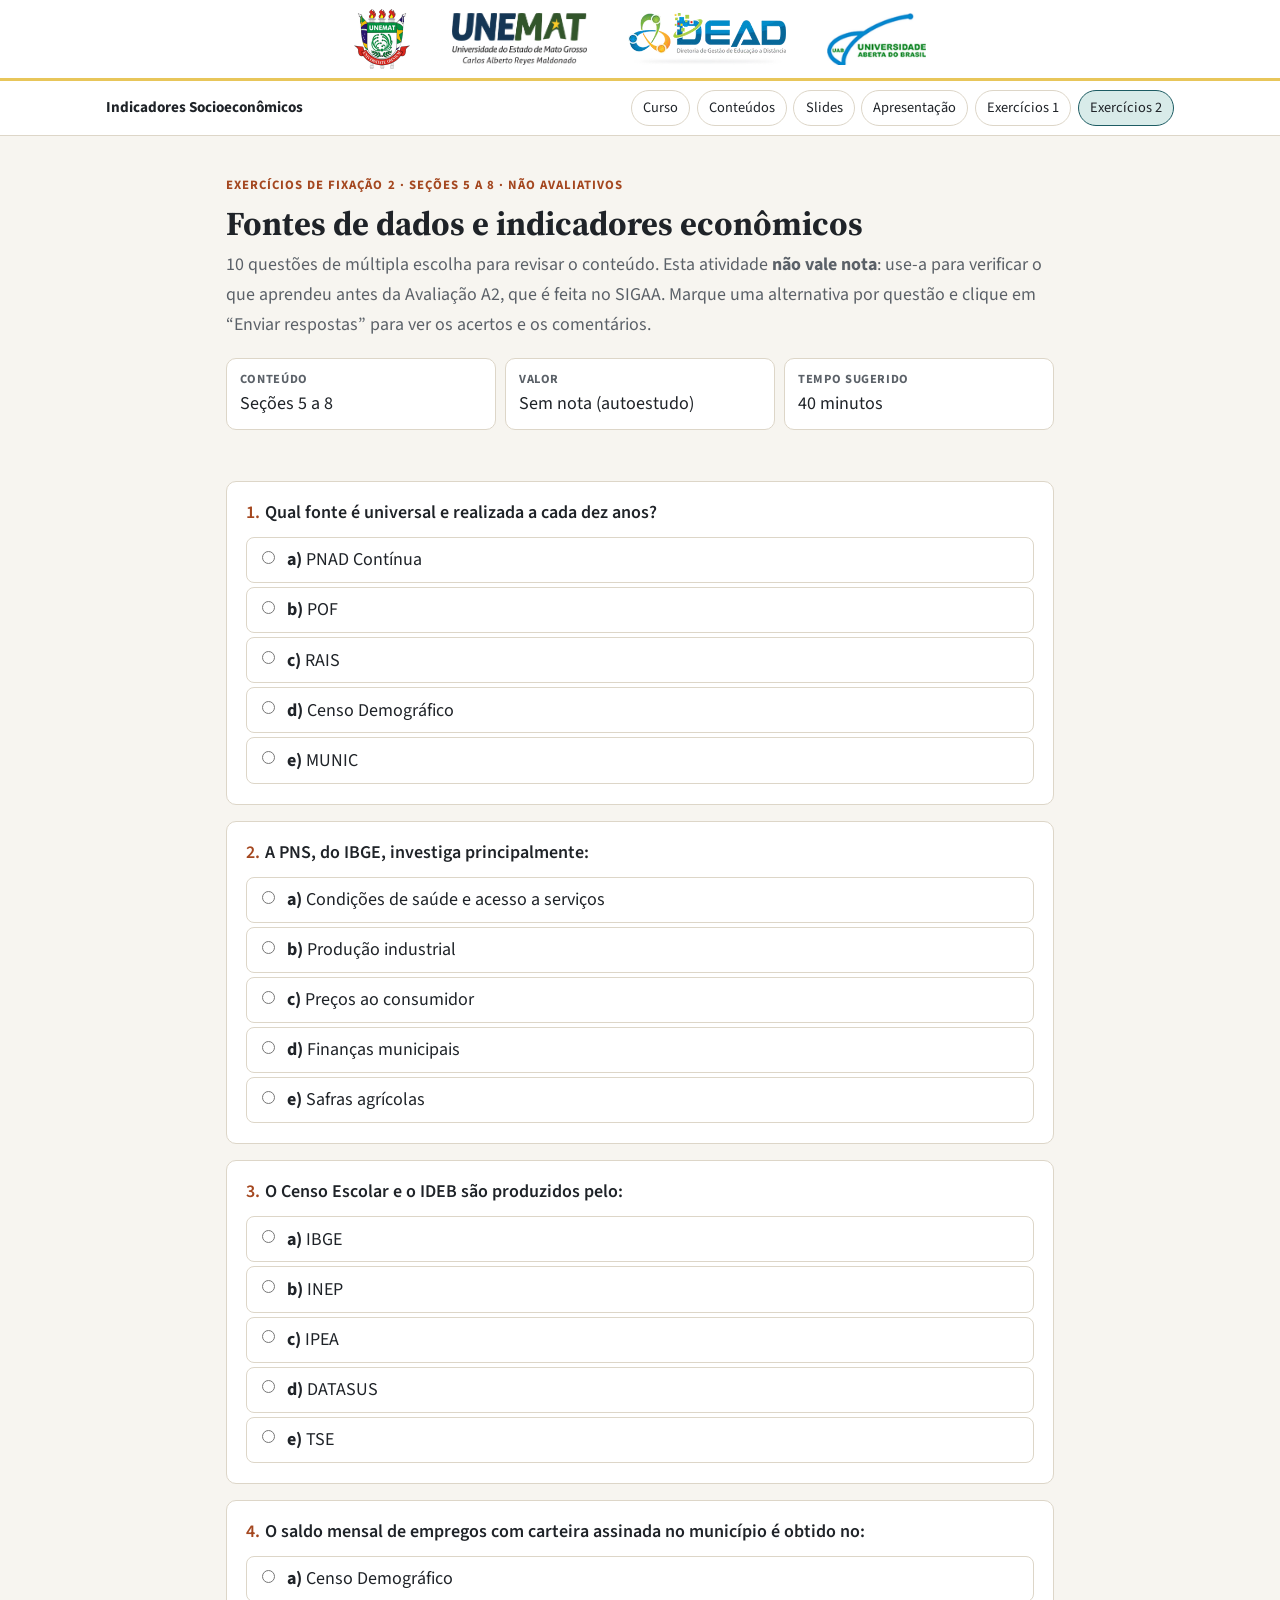
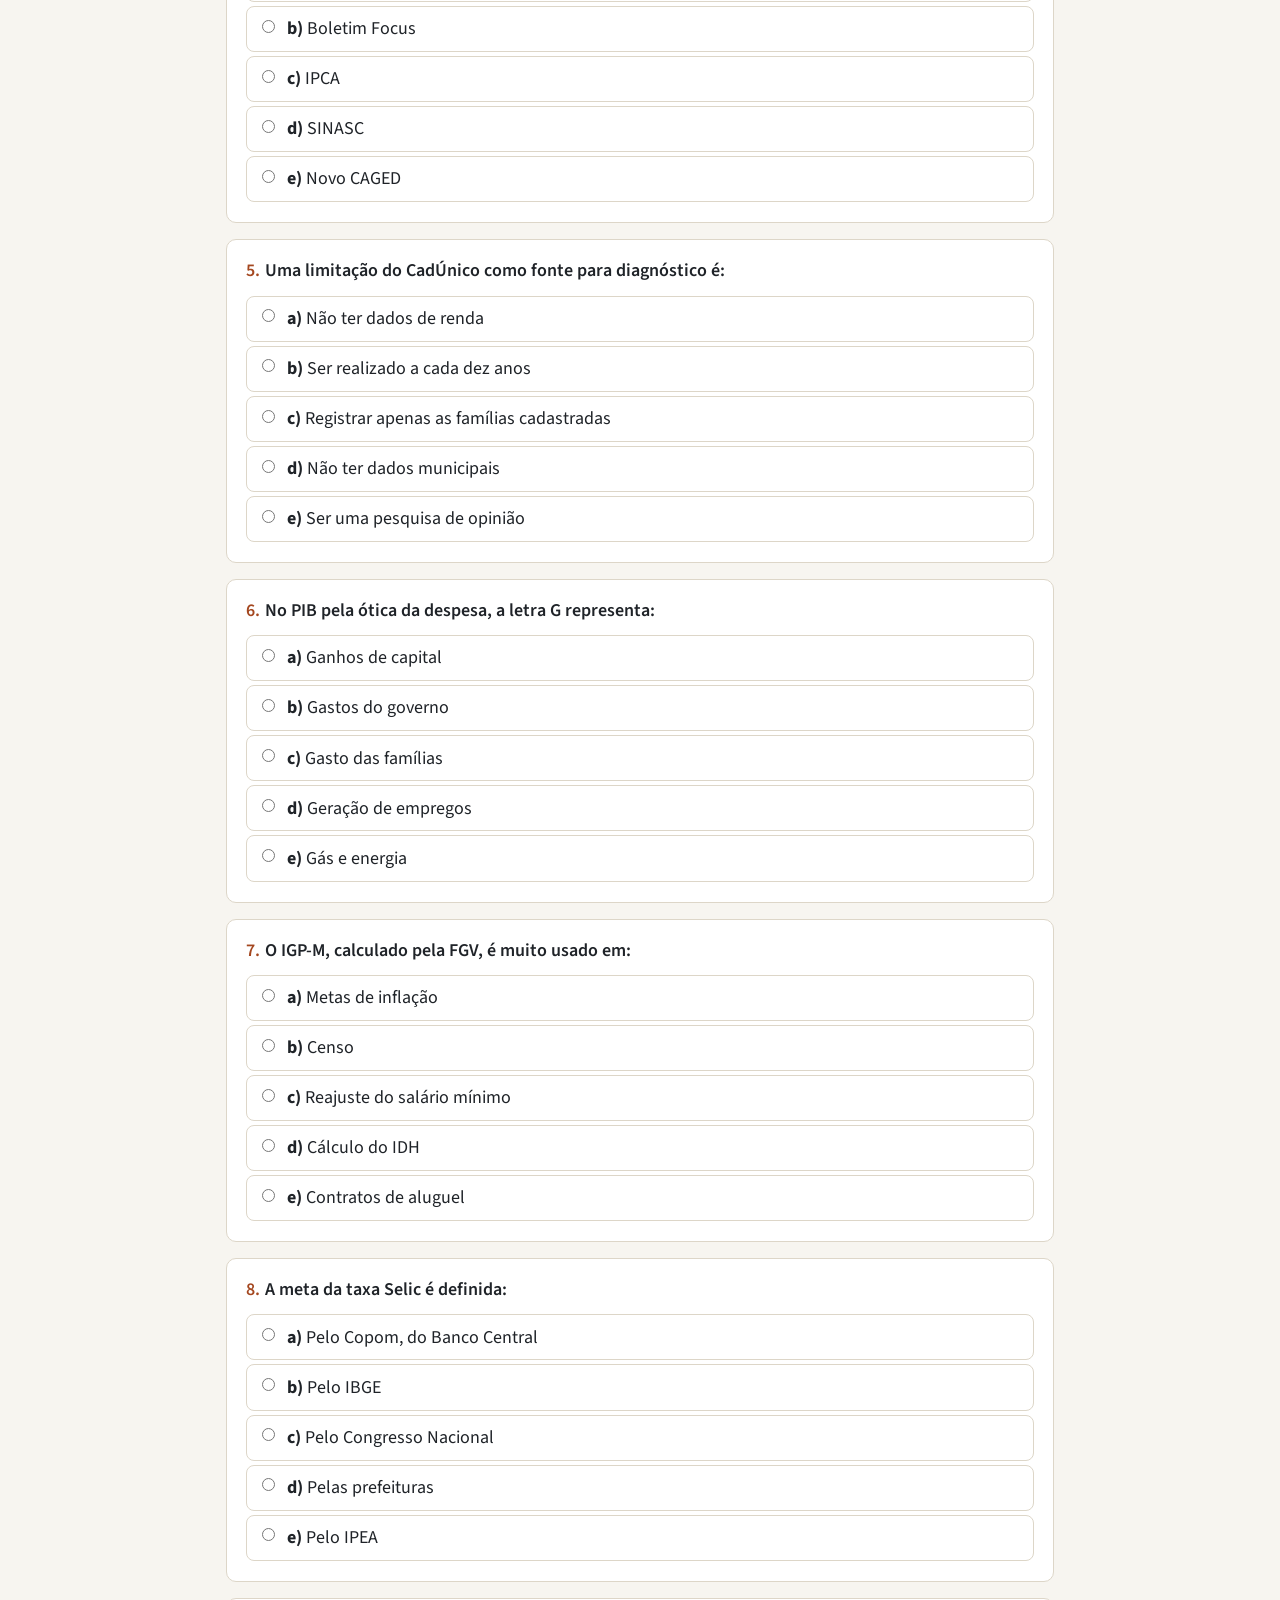
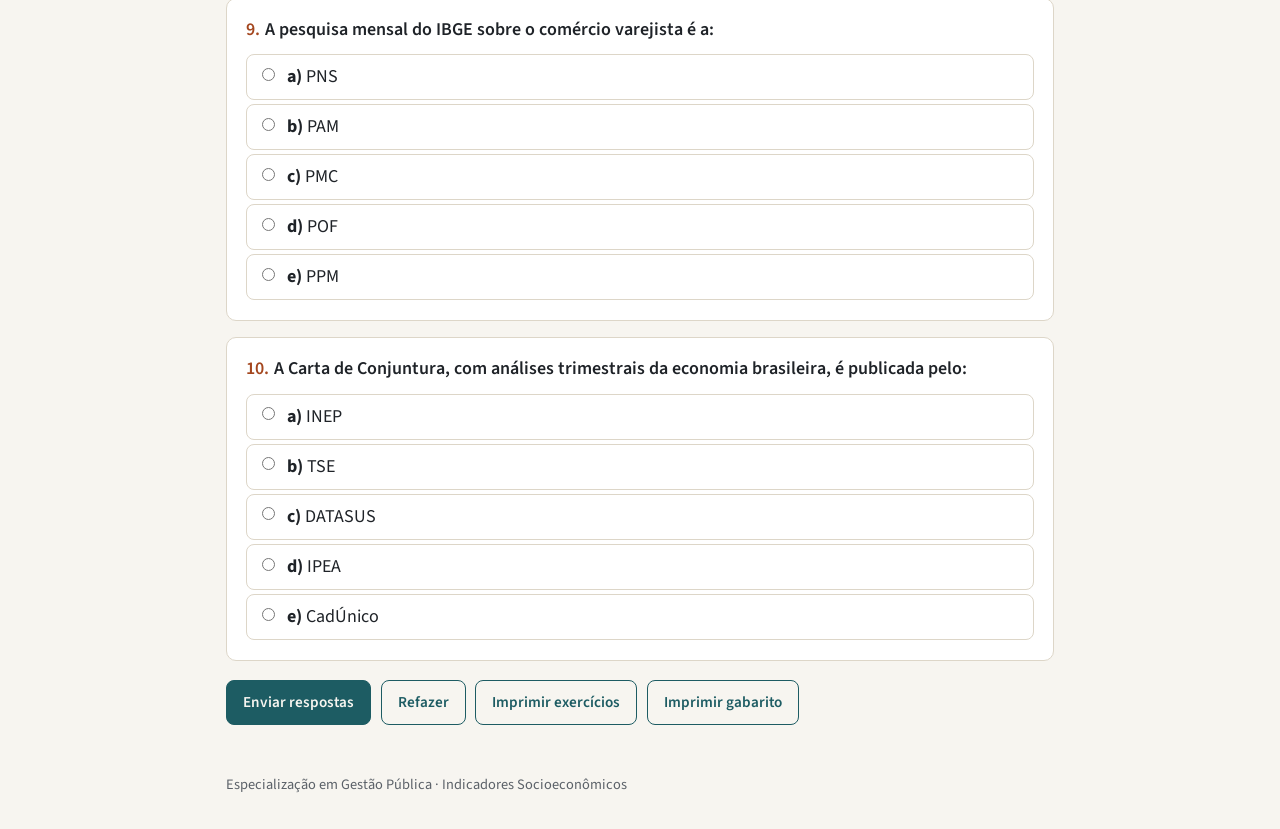
<file: disciplina-08-indicadores-socioeconomicos/exercicios-2.html>
<!DOCTYPE html>
<html lang="pt-BR">
<head>
<meta charset="utf-8">
<meta name="viewport" content="width=device-width, initial-scale=1">
<title>Exercícios de fixação 2: Indicadores Socioeconômicos</title>
<link rel="icon" type="image/png" href="../img/favicon.png">
<link rel="apple-touch-icon" href="../img/apple-touch-icon.png">
<meta property="og:type" content="website">
<meta property="og:site_name" content="Especialização em Gestão Pública · UNEMAT · DEAD/UAB">
<meta property="og:title" content="Exercícios de fixação 2: Indicadores Socioeconômicos">
<meta property="og:description" content="Exercícios de fixação 2 (Seções 5 a 8) da disciplina Indicadores Socioeconômicos na Gestão Pública: 10 questões de múltipla escolha para autoestudo, sem valor de nota.">
<meta property="og:url" content="https://cleitonfranco74.github.io/gestao_publica/disciplina-08-indicadores-socioeconomicos/exercicios-2.html">
<meta property="og:image" content="https://cleitonfranco74.github.io/gestao_publica/img/og-indicadores-socioeconomicos.png">
<meta property="og:image:width" content="1200">
<meta property="og:image:height" content="630">
<meta property="og:image:alt" content="Logos UNEMAT, DEAD e UAB com o título Exercícios de fixação 2: Indicadores Socioeconômicos">
<meta property="og:locale" content="pt_BR">
<meta name="twitter:card" content="summary_large_image">
<meta name="twitter:image" content="https://cleitonfranco74.github.io/gestao_publica/img/og-indicadores-socioeconomicos.png">
<meta name="description" content="Exercícios de fixação 2 (Seções 5 a 8) da disciplina Indicadores Socioeconômicos na Gestão Pública: 10 questões de múltipla escolha para autoestudo, sem valor de nota.">
<link rel="preconnect" href="https://fonts.googleapis.com">
<link rel="preconnect" href="https://fonts.gstatic.com" crossorigin>
<link href="https://fonts.googleapis.com/css2?family=Source+Sans+3:wght@400;600;700&family=Source+Serif+4:wght@600;700&display=swap" rel="stylesheet">
<link rel="stylesheet" href="assets/style.css?v=20260927d">
</head>
<body>
<div class="inst" role="banner" aria-label="UNEMAT · DEAD · UAB">
  <div class="wrap">
    <img class="brasao" src="../img/logo-brasao.png" alt="Brasão da UNEMAT">
    <img src="../img/logo-unemat.png" alt="UNEMAT – Universidade do Estado de Mato Grosso">
    <img src="../img/logo-dead.png" alt="DEAD – Diretoria de Gestão de Educação a Distância">
    <img src="../img/logo-uab.png" alt="UAB – Universidade Aberta do Brasil">
  </div>
</div>

<div class="topbar">
  <div class="wrap">
    <a class="brand" href="index.html">Indicadores Socioeconômicos</a>
    <nav aria-label="Material da disciplina">
      <a href="../index.html">Curso</a>
      <a href="index.html">Conteúdos</a>
      <a href="slides.html">Slides</a>
      <a href="apresentacao.html">Apresentação</a>
      <a href="exercicios-1.html">Exercícios 1</a>
      <a href="exercicios-2.html" aria-current="page">Exercícios 2</a>
    </nav>
  </div>
</div>

<main class="wrap">
  <header class="hero">
    <p class="eyebrow">Exercícios de fixação 2 · Seções 5 a 8 · não avaliativos</p>
    <h1>Fontes de dados e indicadores econômicos</h1>
    <p class="lead">10 questões de múltipla escolha para revisar o conteúdo. Esta atividade <strong>não vale nota</strong>: use-a para verificar o que aprendeu antes da Avaliação A2, que é feita no SIGAA. Marque uma alternativa por questão e clique em “Enviar respostas” para ver os acertos e os comentários.</p>
    <div class="meta">
      <div><b>Conteúdo</b>Seções 5 a 8</div>
      <div><b>Valor</b>Sem nota (autoestudo)</div>
      <div><b>Tempo sugerido</b>40 minutos</div>
    </div>
  </header>

  <form id="quiz" onsubmit="return false"></form>

  <div class="actions">
    <button class="btn" id="submit" type="button">Enviar respostas</button>
    <button class="btn secondary" id="reset" type="button">Refazer</button>
    <button class="btn secondary" id="print-test" type="button">Imprimir exercícios</button>
    <button class="btn secondary" id="print-key" type="button">Imprimir gabarito</button>
  </div>

  <section class="card result" id="result" aria-live="polite">
    <div class="score"></div>
    <p class="detail"></p>
    <p>Revise na <a href="index.html">página de conteúdos</a> as questões que você errou e depois faça a Avaliação A2 no SIGAA.</p>
  </section>

  <section class="gabarito" id="gabarito">
    <h2>Gabarito comentado: Exercícios de fixação 1</h2>
  </section>

  <footer>Especialização em Gestão Pública · Indicadores Socioeconômicos</footer>
</main>

<script>
window.QUIZ = { questions: [
 {
  "q": "Qual fonte é universal e realizada a cada dez anos?",
  "opts": [
   "PNAD Contínua",
   "POF",
   "RAIS",
   "Censo Demográfico",
   "MUNIC"
  ],
  "a": 3,
  "exp": "O Censo visita todos os domicílios; o mais recente foi em 2022."
 },
 {
  "q": "A PNS, do IBGE, investiga principalmente:",
  "opts": [
   "Condições de saúde e acesso a serviços",
   "Produção industrial",
   "Preços ao consumidor",
   "Finanças municipais",
   "Safras agrícolas"
  ],
  "a": 0,
  "exp": "A Pesquisa Nacional de Saúde traz dados sobre saúde, doenças crônicas e uso de serviços."
 },
 {
  "q": "O Censo Escolar e o IDEB são produzidos pelo:",
  "opts": [
   "IBGE",
   "INEP",
   "IPEA",
   "DATASUS",
   "TSE"
  ],
  "a": 1,
  "exp": "O INEP, vinculado ao MEC, realiza o Censo Escolar e o SAEB."
 },
 {
  "q": "O saldo mensal de empregos com carteira assinada no município é obtido no:",
  "opts": [
   "Censo Demográfico",
   "Boletim Focus",
   "IPCA",
   "SINASC",
   "Novo CAGED"
  ],
  "a": 4,
  "exp": "O Novo CAGED registra admissões e desligamentos de empregados formais."
 },
 {
  "q": "Uma limitação do CadÚnico como fonte para diagnóstico é:",
  "opts": [
   "Não ter dados de renda",
   "Ser realizado a cada dez anos",
   "Registrar apenas as famílias cadastradas",
   "Não ter dados municipais",
   "Ser uma pesquisa de opinião"
  ],
  "a": 2,
  "exp": "É um cadastro de demanda: quem não se cadastrou não aparece."
 },
 {
  "q": "No PIB pela ótica da despesa, a letra G representa:",
  "opts": [
   "Ganhos de capital",
   "Gastos do governo",
   "Gasto das famílias",
   "Geração de empregos",
   "Gás e energia"
  ],
  "a": 1,
  "exp": "PIB = C + I + G + (X − M): G são os gastos do governo."
 },
 {
  "q": "O IGP-M, calculado pela FGV, é muito usado em:",
  "opts": [
   "Metas de inflação",
   "Censo",
   "Reajuste do salário mínimo",
   "Cálculo do IDH",
   "Contratos de aluguel"
  ],
  "a": 4,
  "exp": "O IGP-M é um índice geral de preços frequente em contratos."
 },
 {
  "q": "A meta da taxa Selic é definida:",
  "opts": [
   "Pelo Copom, do Banco Central",
   "Pelo IBGE",
   "Pelo Congresso Nacional",
   "Pelas prefeituras",
   "Pelo IPEA"
  ],
  "a": 0,
  "exp": "O Comitê de Política Monetária define a Selic em oito reuniões por ano."
 },
 {
  "q": "A pesquisa mensal do IBGE sobre o comércio varejista é a:",
  "opts": [
   "PNS",
   "PAM",
   "PMC",
   "POF",
   "PPM"
  ],
  "a": 2,
  "exp": "A Pesquisa Mensal de Comércio acompanha as vendas do varejo."
 },
 {
  "q": "A Carta de Conjuntura, com análises trimestrais da economia brasileira, é publicada pelo:",
  "opts": [
   "INEP",
   "TSE",
   "DATASUS",
   "IPEA",
   "CadÚnico"
  ],
  "a": 3,
  "exp": "O IPEA publica a Carta de Conjuntura."
 }
] };
</script>
<script src="assets/quiz.js"></script>
</body>
</html>
</file>
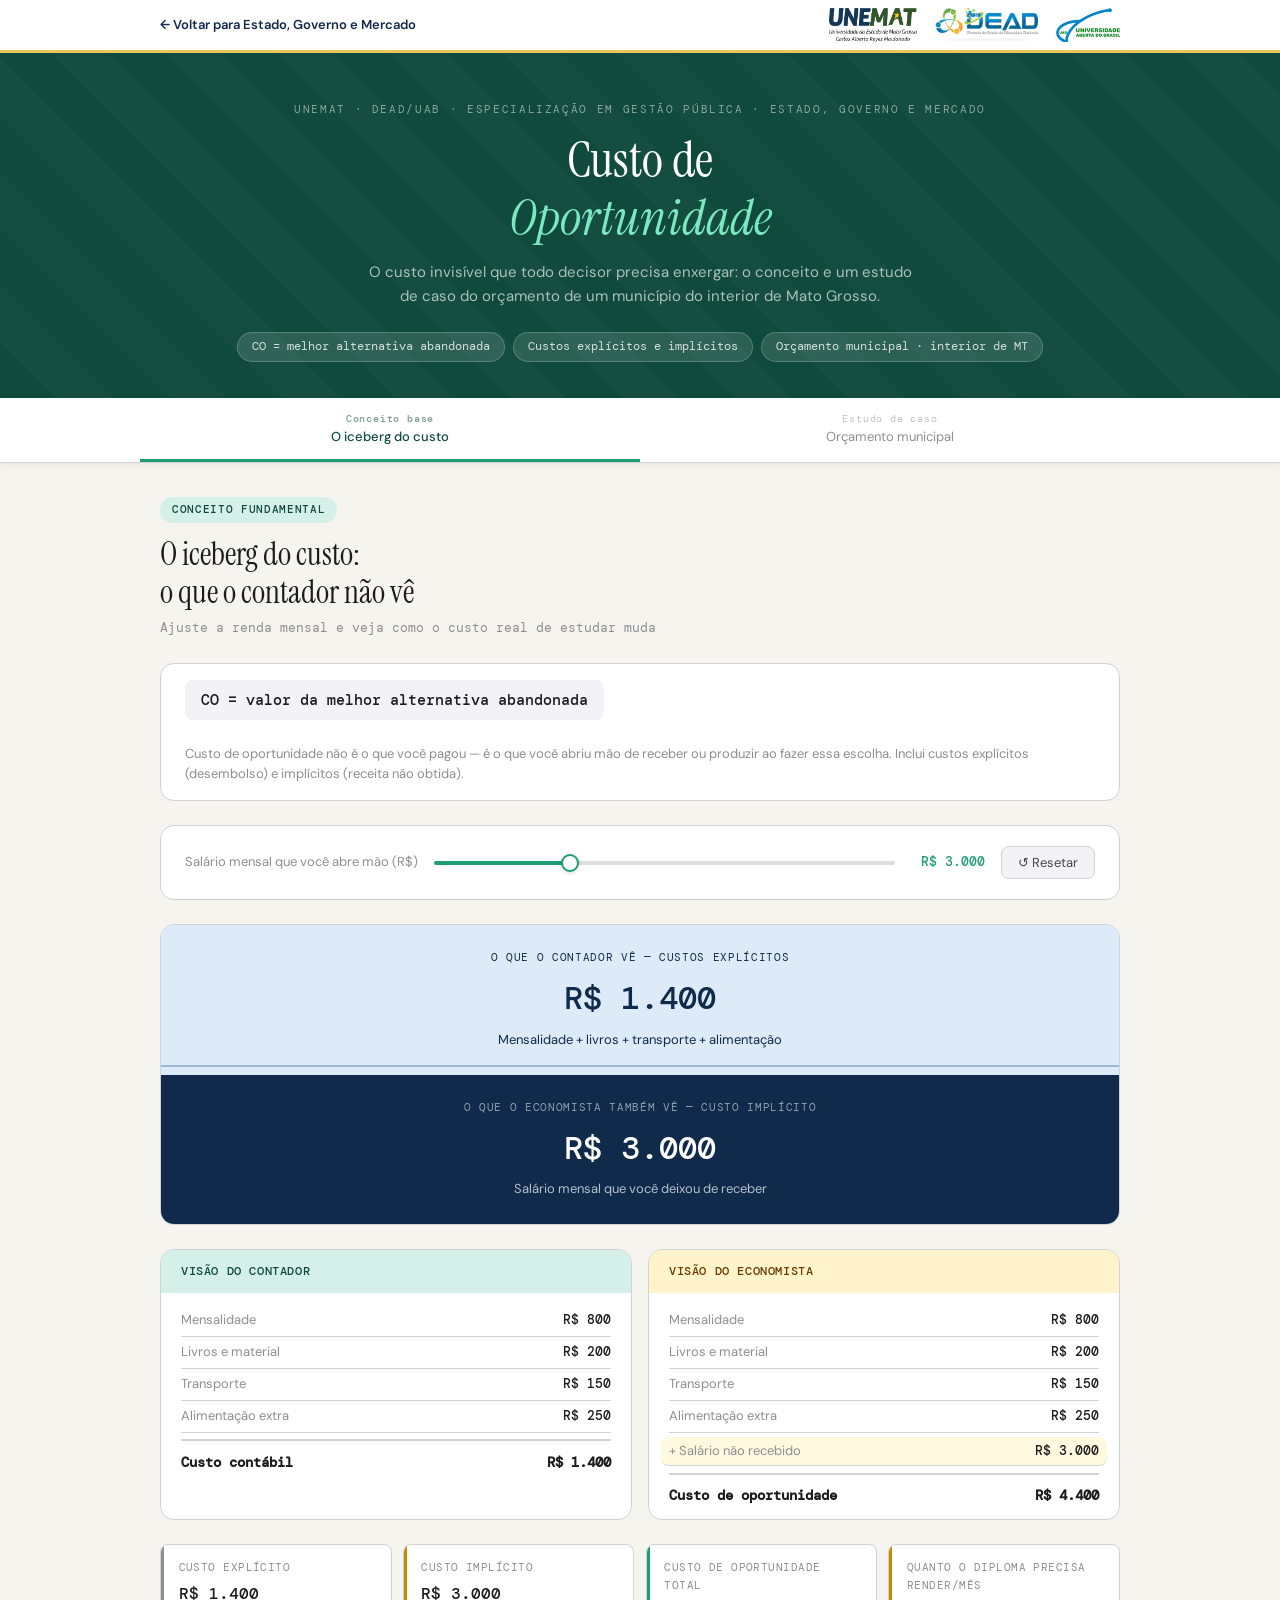
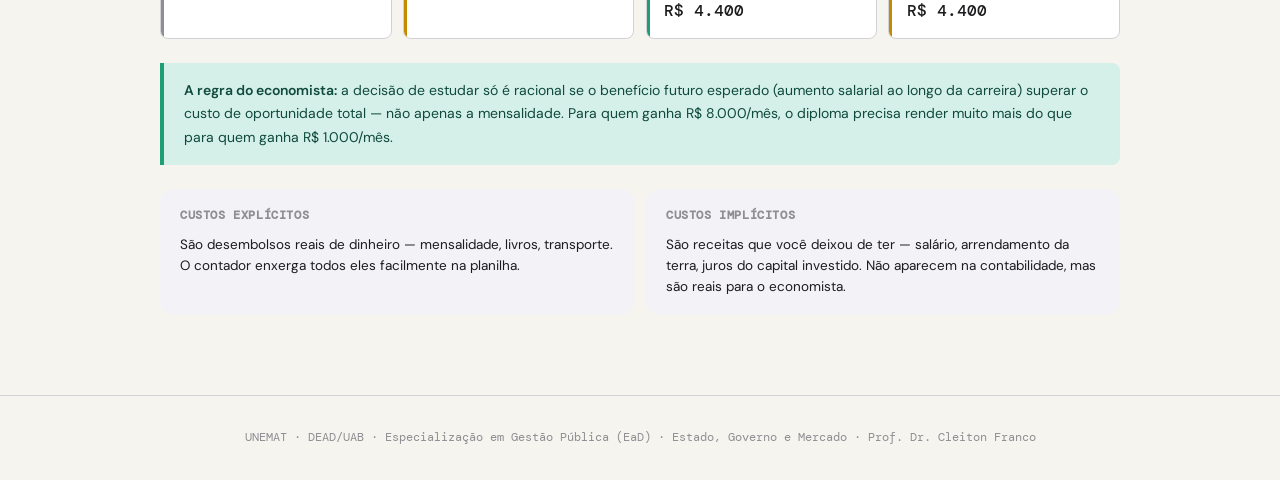
<file: disciplina-01-estado-governo-mercado/estudos-de-caso/custo-de-oportunidade.html>
<!DOCTYPE html>
<html lang="pt-BR">
<head>
<meta charset="UTF-8">
<meta name="viewport" content="width=device-width, initial-scale=1.0">
<title>Custo de Oportunidade — Mato Grosso</title>
<meta name="description" content="Custo de oportunidade: o conceito e o orçamento de um município de Mato Grosso. Estudo de caso interativo da disciplina Estado, Governo e Mercado.">
<link rel="icon" type="image/png" href="../../img/favicon.png">
<meta property="og:type" content="website">
<meta property="og:title" content="Estudo de caso 1 · Custo de oportunidade · Estado, Governo e Mercado">
<meta property="og:description" content="Custo de oportunidade: o conceito e o orçamento de um município de Mato Grosso. Estudo de caso interativo da disciplina Estado, Governo e Mercado.">
<meta property="og:url" content="https://cleitonfranco74.github.io/gestao_publica/disciplina-01-estado-governo-mercado/estudos-de-caso/custo-de-oportunidade.html">
<meta property="og:image" content="https://cleitonfranco74.github.io/gestao_publica/img/og-estado-governo-mercado.png">
<meta name="twitter:card" content="summary_large_image">
<link href="https://fonts.googleapis.com/css2?family=Instrument+Serif:ital@0;1&family=DM+Sans:wght@300;400;500;600&family=DM+Mono:wght@400;500&display=swap" rel="stylesheet">
<style>
*,*::before,*::after{box-sizing:border-box;margin:0;padding:0}
:root{
  --teal:#0f4a3c;--teal-med:#1d9e75;--teal-claro:#d5f0e8;
  --amber:#6b3a00;--amber-med:#c48a00;--amber-claro:#fff3cc;
  --coral:#7a1f0a;--coral-med:#d85a30;--coral-claro:#fde8d5;
  --roxo:#2d1a6e;--roxo-med:#6d3ec4;--roxo-claro:#ede8fb;
  --azul:#0f2a4a;--azul-med:#2e6da4;--azul-claro:#ddeaf7;
  --cinza-escuro:#1c1c1e;--cinza:#48484a;--cinza-med:#8e8e93;
  --cinza-claro:#f2f2f7;--borda:#d1d1d6;
  --raio:14px;--raio-sm:8px;
}
html{scroll-behavior:smooth}
body{font-family:'DM Sans',sans-serif;background:#f5f4ef;color:var(--cinza-escuro);min-height:100vh;line-height:1.6}

/* HEADER */
header{background:var(--teal);color:white;padding:3rem 2rem 2.25rem;text-align:center;position:relative;overflow:hidden}
header::before{content:'';position:absolute;inset:0;background:repeating-linear-gradient(45deg,transparent,transparent 40px,rgba(255,255,255,.025) 40px,rgba(255,255,255,.025) 80px)}
.kicker{font-family:'DM Mono',monospace;font-size:11px;letter-spacing:.15em;text-transform:uppercase;color:rgba(255,255,255,.5);margin-bottom:.75rem}
header h1{font-family:'Instrument Serif',serif;font-size:clamp(2rem,5vw,3.2rem);font-weight:400;line-height:1.15;margin-bottom:.75rem;position:relative}
header h1 em{font-style:italic;color:#7be8c0}
header p.sub{font-size:15px;color:rgba(255,255,255,.65);max-width:560px;margin:0 auto 1.5rem;position:relative}
.chips{display:flex;gap:8px;justify-content:center;flex-wrap:wrap;position:relative}
.chip{background:rgba(255,255,255,.12);border:1px solid rgba(255,255,255,.2);border-radius:20px;padding:4px 14px;font-size:12px;color:rgba(255,255,255,.8);font-family:'DM Mono',monospace}

/* NAV */
.nav-wrap{position:sticky;top:0;z-index:100;background:white;border-bottom:1px solid var(--borda);box-shadow:0 2px 8px rgba(0,0,0,.06)}
.nav-tabs{display:flex;max-width:1000px;margin:0 auto;overflow-x:auto;scrollbar-width:none}
.nav-tabs::-webkit-scrollbar{display:none}
.nav-tab{flex:1;min-width:175px;padding:.9rem 1rem;border:none;background:none;cursor:pointer;font-family:'DM Sans',sans-serif;font-size:13px;color:var(--cinza-med);border-bottom:3px solid transparent;transition:all .2s;text-align:center;display:flex;flex-direction:column;align-items:center;gap:3px}
.nav-tab .tn{font-family:'DM Mono',monospace;font-size:10px;letter-spacing:.08em;opacity:.55}
.nav-tab:hover{color:var(--cinza-escuro);background:var(--cinza-claro)}
.nav-tab.active{color:var(--teal);border-bottom-color:var(--teal-med);font-weight:500}
.nav-tab[data-p="c2"].active{color:var(--amber);border-bottom-color:var(--amber-med)}
.nav-tab[data-p="c3"].active{color:var(--coral);border-bottom-color:var(--coral-med)}
.nav-tab[data-p="c4"].active{color:var(--roxo);border-bottom-color:var(--roxo-med)}

/* MAIN */
main{max-width:1000px;margin:0 auto;padding:2rem 1.25rem 4rem}
.panel{display:none;animation:fadeIn .3s ease}
.panel.active{display:block}
@keyframes fadeIn{from{opacity:0;transform:translateY(8px)}to{opacity:1;transform:none}}

/* TAGS */
.stag{display:inline-flex;align-items:center;gap:6px;font-size:11px;font-family:'DM Mono',monospace;letter-spacing:.06em;text-transform:uppercase;padding:4px 12px;border-radius:20px;margin-bottom:.75rem;font-weight:500}
.t-teal{background:var(--teal-claro);color:var(--teal)}
.t-amber{background:var(--amber-claro);color:var(--amber)}
.t-coral{background:var(--coral-claro);color:var(--coral)}
.t-roxo{background:var(--roxo-claro);color:var(--roxo)}
.t-azul{background:var(--azul-claro);color:var(--azul)}

/* TITLES */
.stitle{font-family:'Instrument Serif',serif;font-size:clamp(1.4rem,3vw,2rem);font-weight:400;line-height:1.2}
.ssub{font-size:13px;color:var(--cinza-med);margin-top:.4rem;font-family:'DM Mono',monospace;margin-bottom:1.5rem}

/* FORMULA */
.fbox{background:white;border:1px solid var(--borda);border-radius:var(--raio);padding:1rem 1.5rem;margin-bottom:1.5rem;display:flex;align-items:center;gap:1.5rem;flex-wrap:wrap}
.fml{font-family:'DM Mono',monospace;font-size:15px;font-weight:500;background:var(--cinza-claro);padding:.5rem 1rem;border-radius:var(--raio-sm);white-space:nowrap}
.fdesc{font-size:13px;color:var(--cinza-med);line-height:1.55}

/* CONTROL */
.ctrl{background:white;border:1px solid var(--borda);border-radius:var(--raio);padding:1.25rem 1.5rem;margin-bottom:1.5rem}
.ctrl-row{display:flex;align-items:center;gap:1rem;flex-wrap:wrap;margin-bottom:.75rem}
.ctrl-row:last-child{margin-bottom:0}
.clabel{font-size:13px;color:var(--cinza-med);min-width:220px;flex-shrink:0}
.sw{flex:1;min-width:160px;display:flex;align-items:center;gap:10px}
.sw input[type=range]{flex:1;-webkit-appearance:none;height:4px;border-radius:2px;outline:none;cursor:pointer}
.sw input::-webkit-slider-thumb{-webkit-appearance:none;width:18px;height:18px;border-radius:50%;background:white;border:2px solid var(--teal-med);box-shadow:0 1px 4px rgba(0,0,0,.15)}
.sval{font-family:'DM Mono',monospace;font-size:13px;font-weight:500;min-width:80px;text-align:right}
.breset{padding:7px 16px;border-radius:var(--raio-sm);border:1px solid var(--borda);background:var(--cinza-claro);font-family:'DM Sans',sans-serif;font-size:13px;cursor:pointer;color:var(--cinza);transition:all .15s;white-space:nowrap}
.breset:hover{background:#e5e5ea}

/* ICEBERG VISUAL */
.iceberg-wrap{position:relative;background:white;border:1px solid var(--borda);border-radius:var(--raio);overflow:hidden;margin-bottom:1.5rem}
.ice-water-line{position:absolute;left:0;right:0;height:2px;background:var(--azul-med);opacity:.4}
.ice-above{background:var(--azul-claro);padding:1.5rem;text-align:center;min-height:120px;display:flex;flex-direction:column;align-items:center;justify-content:center;transition:min-height .4s}
.ice-below{background:var(--azul);padding:1.5rem;text-align:center;transition:min-height .4s}
.ice-label-top{font-size:11px;font-family:'DM Mono',monospace;letter-spacing:.06em;text-transform:uppercase;color:var(--azul);margin-bottom:.4rem}
.ice-label-bot{font-size:11px;font-family:'DM Mono',monospace;letter-spacing:.06em;text-transform:uppercase;color:rgba(255,255,255,.55);margin-bottom:.4rem}
.ice-val-top{font-size:2rem;font-weight:500;color:var(--azul);font-family:'DM Mono',monospace;transition:all .3s}
.ice-val-bot{font-size:2rem;font-weight:500;color:white;font-family:'DM Mono',monospace;transition:all .3s}
.ice-desc{font-size:13px;margin-top:.35rem}
.ice-desc.top{color:var(--azul)}
.ice-desc.bot{color:rgba(255,255,255,.7)}

/* COMPARISON TABLE CARDS */
.cmp-grid{display:grid;grid-template-columns:1fr 1fr;gap:1rem;margin-bottom:1.5rem}
@media(max-width:600px){.cmp-grid{grid-template-columns:1fr}}
.cmp-card{background:white;border:1px solid var(--borda);border-radius:var(--raio);overflow:hidden}
.cmp-head{padding:.75rem 1.25rem;font-size:12px;font-family:'DM Mono',monospace;text-transform:uppercase;letter-spacing:.05em;font-weight:500}
.cmp-head.teal{background:var(--teal-claro);color:var(--teal)}
.cmp-head.amber{background:var(--amber-claro);color:var(--amber)}
.cmp-head.coral{background:var(--coral-claro);color:var(--coral)}
.cmp-head.roxo{background:var(--roxo-claro);color:var(--roxo)}
.cmp-body{padding:.75rem 1.25rem}
.cmp-row{display:flex;justify-content:space-between;align-items:center;padding:5px 0;border-bottom:.5px solid var(--borda);font-size:13px}
.cmp-row:last-child{border-bottom:none}
.cmp-row span{color:var(--cinza-med)}
.cmp-row strong{font-weight:500;font-family:'DM Mono',monospace}
.cmp-total{display:flex;justify-content:space-between;padding:.6rem 0 0;margin-top:.4rem;border-top:2px solid var(--borda);font-size:14px;font-weight:600;font-family:'DM Mono',monospace}
.highlight-row{background:rgba(255,200,0,.12);border-radius:var(--raio-sm);padding:4px 8px;margin:4px -8px}

/* BAR CHART */
.bar-section{background:white;border:1px solid var(--borda);border-radius:var(--raio);padding:1.25rem 1.5rem;margin-bottom:1.5rem}
.bar-section h4{font-size:12px;font-family:'DM Mono',monospace;text-transform:uppercase;letter-spacing:.05em;color:var(--cinza-med);margin-bottom:1rem}
.brow{display:flex;align-items:center;gap:10px;margin-bottom:.65rem}
.blabel{font-size:12px;font-family:'DM Mono',monospace;color:var(--cinza);min-width:120px;flex-shrink:0}
.bbg{flex:1;height:28px;background:var(--cinza-claro);border-radius:4px;overflow:hidden;position:relative}
.bfill{height:100%;border-radius:4px;display:flex;align-items:center;padding-left:10px;font-size:11.5px;font-weight:500;font-family:'DM Mono',monospace;white-space:nowrap;transition:width .5s cubic-bezier(.4,0,.2,1),background .3s}
.bval{font-size:13px;font-family:'DM Mono',monospace;font-weight:500;min-width:90px;text-align:right}
.hidden-bar{border:2px dashed;border-radius:4px;padding:0 10px;display:flex;align-items:center;font-size:11.5px;font-weight:500;font-family:'DM Mono',monospace;height:28px;transition:width .5s}

/* DECISION METER */
.dec-meter{background:white;border:1px solid var(--borda);border-radius:var(--raio);padding:1.25rem 1.5rem;margin-bottom:1.5rem}
.dec-meter h4{font-size:12px;font-family:'DM Mono',monospace;text-transform:uppercase;letter-spacing:.05em;color:var(--cinza-med);margin-bottom:1rem}
.meter-track{height:28px;border-radius:14px;background:linear-gradient(to right,#fde8d5,#fff3cc 40%,#d5f0e8);position:relative;margin:.5rem 0 .4rem}
.meter-needle{position:absolute;top:50%;width:3px;height:36px;border-radius:2px;background:var(--cinza-escuro);transform:translate(-50%,-50%);transition:left .5s cubic-bezier(.4,0,.2,1)}
.meter-labels{display:flex;justify-content:space-between;font-size:11px;font-family:'DM Mono',monospace;color:var(--cinza-med)}
.dec-verdict{margin-top:1rem;padding:.75rem 1rem;border-radius:var(--raio-sm);font-size:13.5px;font-weight:500;text-align:center;transition:all .3s}

/* METRICS */
.metrics{display:grid;grid-template-columns:repeat(auto-fit,minmax(140px,1fr));gap:.7rem;margin-bottom:1.5rem}
.metric{background:white;border:1px solid var(--borda);border-radius:var(--raio-sm);padding:.9rem 1.1rem;position:relative;overflow:hidden}
.metric::before{content:'';position:absolute;left:0;top:0;bottom:0;width:3px}
.m-teal::before{background:var(--teal-med)}
.m-amber::before{background:var(--amber-med)}
.m-coral::before{background:var(--coral-med)}
.m-roxo::before{background:var(--roxo-med)}
.m-azul::before{background:var(--azul-med)}
.m-gray::before{background:var(--cinza-med)}
.metric span{display:block;font-size:11px;color:var(--cinza-med);text-transform:uppercase;letter-spacing:.04em;font-family:'DM Mono',monospace;margin-bottom:4px}
.metric strong{font-size:16px;font-weight:500;color:var(--cinza-escuro);font-family:'DM Mono',monospace;display:block;transition:all .3s}
.metric .dt{font-size:12px;margin-top:2px;font-family:'DM Mono',monospace}
.up{color:var(--teal-med)}.dn{color:var(--coral-med)}.neu{color:var(--cinza-med)}

/* CALLOUT */
.callout{border-radius:0 var(--raio-sm) var(--raio-sm) 0;border-left:4px solid;padding:1rem 1.25rem;font-size:14px;line-height:1.65;margin-bottom:1.5rem}
.cl-teal{background:var(--teal-claro);border-color:var(--teal-med);color:var(--teal)}
.cl-amber{background:var(--amber-claro);border-color:var(--amber-med);color:var(--amber)}
.cl-coral{background:var(--coral-claro);border-color:var(--coral-med);color:var(--coral)}
.cl-roxo{background:var(--roxo-claro);border-color:var(--roxo-med);color:var(--roxo)}
.callout strong{font-weight:600}

/* CONCEPT ROW */
.crow{display:grid;grid-template-columns:1fr 1fr;gap:.75rem}
@media(max-width:600px){.crow{grid-template-columns:1fr}}
.cbox{background:var(--cinza-claro);border-radius:var(--raio);padding:1.1rem 1.25rem}
.cbox h3{font-size:12px;font-family:'DM Mono',monospace;text-transform:uppercase;letter-spacing:.05em;color:var(--cinza-med);margin-bottom:.6rem}
.cbox p{font-size:13.5px;color:var(--cinza-escuro);line-height:1.55}

/* TREE DIAGRAM */
.tree{background:white;border:1px solid var(--borda);border-radius:var(--raio);padding:1.5rem;margin-bottom:1.5rem;overflow-x:auto}
svg.treechart{display:block;min-width:480px}

footer{text-align:center;padding:2rem;font-size:12px;color:var(--cinza-med);font-family:'DM Mono',monospace;border-top:1px solid var(--borda);margin-top:1rem}

/* faixa institucional da Especialização em Gestão Pública */
.gp-strip{background:#fff;border-bottom:3px solid #e8c65a;font-family:'DM Sans',sans-serif}
.gp-strip .gp-in{max-width:1000px;margin:0 auto;padding:.5rem 1.25rem;display:flex;align-items:center;justify-content:space-between;gap:.8rem;flex-wrap:wrap}
.gp-strip a{color:#13294b;font-size:13px;font-weight:600;text-decoration:none}
.gp-strip a:hover{text-decoration:underline}
.gp-strip .gp-logos{display:flex;align-items:center;gap:1.1rem}
.gp-strip img{height:34px;width:auto;display:block}
@media(max-width:560px){.gp-strip img{height:24px}.gp-strip .gp-logos{gap:.6rem}}
@media print{.gp-strip{display:none}}
</style>
</head>
<body>
<div class="gp-strip"><div class="gp-in">
  <a href="../index.html#caso-custo">← Voltar para Estado, Governo e Mercado</a>
  <div class="gp-logos"><img src="../../img/logo-unemat.png" alt="UNEMAT"><img src="../../img/logo-dead.png" alt="DEAD"><img src="../../img/logo-uab.png" alt="UAB"></div>
</div></div>

<header>
  <p class="kicker">UNEMAT · DEAD/UAB · Especialização em Gestão Pública · Estado, Governo e Mercado</p>
  <h1>Custo de<br><em>Oportunidade</em></h1>
  <p class="sub">O custo invisível que todo decisor precisa enxergar: o conceito e um estudo de caso do orçamento de um município do interior de Mato Grosso.</p>
  <div class="chips">
    <span class="chip">CO = melhor alternativa abandonada</span>
    <span class="chip">Custos explícitos e implícitos</span>
    <span class="chip">Orçamento municipal · interior de MT</span>
  </div>
</header>

<div class="nav-wrap">
  <div class="nav-tabs">
    <button class="nav-tab active" data-p="c1" onclick="show('c1',this)">
      <span class="tn">Conceito base</span>O iceberg do custo
    </button>
    <button class="nav-tab" data-p="c4" onclick="show('c4',this)">
      <span class="tn">Estudo de caso</span>Orçamento municipal
    </button>
  </div>
</div>

<main>

<!-- ══════════════════════════ C1 — CONCEITO BASE -->
<div id="c1" class="panel active">
  <span class="stag t-teal">Conceito fundamental</span>
  <h2 class="stitle">O iceberg do custo:<br>o que o contador não vê</h2>
  <p class="ssub">Ajuste a renda mensal e veja como o custo real de estudar muda</p>

  <div class="fbox">
    <span class="fml">CO = valor da melhor alternativa abandonada</span>
    <span class="fdesc">Custo de oportunidade não é o que você pagou — é o que você abriu mão de receber ou produzir ao fazer essa escolha. Inclui custos explícitos (desembolso) e implícitos (receita não obtida).</span>
  </div>

  <div class="ctrl">
    <div class="ctrl-row">
      <span class="clabel">Salário mensal que você abre mão (R$)</span>
      <div class="sw">
        <input type="range" id="sl-c1" min="1000" max="8000" step="500" value="3000" oninput="updateC1()" style="accent-color:var(--teal-med)">
        <span class="sval" id="sv-c1" style="color:var(--teal-med)">R$ 3.000</span>
      </div>
      <button class="breset" onclick="document.getElementById('sl-c1').value=3000;updateC1()">↺ Resetar</button>
    </div>
  </div>

  <!-- Iceberg -->
  <div class="iceberg-wrap">
    <div class="ice-above" id="ice-above">
      <p class="ice-label-top">O que o contador vê — custos explícitos</p>
      <div class="ice-val-top" id="ice-top">R$ 1.400</div>
      <p class="ice-desc top">Mensalidade + livros + transporte + alimentação</p>
    </div>
    <div class="ice-water-line" style="top:calc(var(--above-h, 140px))"></div>
    <div class="ice-below" id="ice-below">
      <p class="ice-label-bot">O que o economista também vê — custo implícito</p>
      <div class="ice-val-bot" id="ice-bot">R$ 3.000</div>
      <p class="ice-desc bot">Salário mensal que você deixou de receber</p>
    </div>
  </div>

  <div class="cmp-grid">
    <div class="cmp-card">
      <div class="cmp-head teal">Visão do contador</div>
      <div class="cmp-body">
        <div class="cmp-row"><span>Mensalidade</span><strong>R$ 800</strong></div>
        <div class="cmp-row"><span>Livros e material</span><strong>R$ 200</strong></div>
        <div class="cmp-row"><span>Transporte</span><strong>R$ 150</strong></div>
        <div class="cmp-row"><span>Alimentação extra</span><strong>R$ 250</strong></div>
        <div class="cmp-total"><span>Custo contábil</span><span>R$ 1.400</span></div>
      </div>
    </div>
    <div class="cmp-card">
      <div class="cmp-head amber">Visão do economista</div>
      <div class="cmp-body">
        <div class="cmp-row"><span>Mensalidade</span><strong>R$ 800</strong></div>
        <div class="cmp-row"><span>Livros e material</span><strong>R$ 200</strong></div>
        <div class="cmp-row"><span>Transporte</span><strong>R$ 150</strong></div>
        <div class="cmp-row"><span>Alimentação extra</span><strong>R$ 250</strong></div>
        <div class="cmp-row highlight-row"><span>+ Salário não recebido</span><strong id="sal-eco">R$ 3.000</strong></div>
        <div class="cmp-total"><span>Custo de oportunidade</span><span id="co-total">R$ 4.400</span></div>
      </div>
    </div>
  </div>

  <div class="metrics">
    <div class="metric m-gray"><span>Custo explícito</span><strong>R$ 1.400</strong></div>
    <div class="metric m-amber"><span>Custo implícito</span><strong id="m-c1-imp">R$ 3.000</strong></div>
    <div class="metric m-teal"><span>Custo de oportunidade total</span><strong id="m-c1-tot">R$ 4.400</strong></div>
    <div class="metric m-amber"><span>Quanto o diploma precisa render/mês</span><strong id="m-c1-ret">R$ 4.400</strong></div>
  </div>

  <div class="callout cl-teal">
    <strong>A regra do economista:</strong> a decisão de estudar só é racional se o benefício futuro esperado (aumento salarial ao longo da carreira) superar o custo de oportunidade total — não apenas a mensalidade. Para quem ganha R$ 8.000/mês, o diploma precisa render muito mais do que para quem ganha R$ 1.000/mês.
  </div>

  <div class="crow">
    <div class="cbox">
      <h3>Custos explícitos</h3>
      <p>São desembolsos reais de dinheiro — mensalidade, livros, transporte. O contador enxerga todos eles facilmente na planilha.</p>
    </div>
    <div class="cbox">
      <h3>Custos implícitos</h3>
      <p>São receitas que você deixou de ter — salário, arrendamento da terra, juros do capital investido. Não aparecem na contabilidade, mas são reais para o economista.</p>
    </div>
  </div>
</div>

<!-- ══════════════════════════ C4 — ORÇAMENTO MUNICIPAL -->
<div id="c4" class="panel">
  <span class="stag t-roxo">Estudo de caso · Gestão pública municipal</span>
  <h2 class="stitle">R$ 3 milhões livres no orçamento:<br>estrada vicinal ou creche?</h2>
  <p class="ssub">Prefeitura de um município de cerca de 20 mil habitantes no interior de MT · recursos não vinculados do exercício</p>

  <div class="fbox">
    <span class="fml">CO = benefício da melhor alternativa preterida</span>
    <span class="fdesc">Quase todo o orçamento municipal já chega comprometido: folha, custeio e os mínimos constitucionais de educação e saúde.
      A decisão de verdade acontece na margem livre — e é exatamente nela que o custo de oportunidade aparece.</span>
  </div>

  <div class="ctrl">
    <div class="ctrl-row">
      <span class="clabel">Quanto vai para estradas vicinais</span>
      <div class="sw">
        <input type="range" id="sl-orca" min="0" max="3000" step="250" value="3000" oninput="updateC4()" style="accent-color:var(--roxo-med)">
        <span class="sval" id="sv-orca" style="color:var(--roxo-med)">R$ 3,00 M</span>
      </div>
      <button class="breset" onclick="document.getElementById('sl-orca').value=3000;updateC4()">↺ Resetar</button>
    </div>
  </div>

  <div class="cmp-grid">
    <div class="cmp-card">
      <div class="cmp-head roxo">Opção A — Cascalhamento de estradas vicinais</div>
      <div class="cmp-body">
        <div class="cmp-row"><span>Recurso alocado</span><strong id="c4-oa">R$ 3,00 M</strong></div>
        <div class="cmp-row"><span>Quilômetros recuperados</span><strong id="c4-km">60 km</strong></div>
        <div class="cmp-row"><span>Famílias rurais atendidas</span><strong id="c4-fam">240 famílias</strong></div>
        <div class="cmp-row"><span>Retorno por real investido</span><strong>R$ 1,50</strong></div>
        <div class="cmp-total"><span>Benefício estimado em 5 anos</span><span id="c4-ben-a">R$ 4,50 M</span></div>
      </div>
    </div>
    <div class="cmp-card">
      <div class="cmp-head teal">Opção B — Creche em tempo integral</div>
      <div class="cmp-body">
        <div class="cmp-row"><span>Recurso alocado</span><strong id="c4-ob">R$ 0,00 M</strong></div>
        <div class="cmp-row"><span>Vagas criadas</span><strong id="c4-vagas">0 vagas</strong></div>
        <div class="cmp-row"><span>Responsáveis liberados para trabalhar</span><strong id="c4-resp">0 pessoas</strong></div>
        <div class="cmp-row"><span>Retorno por real investido</span><strong>R$ 1,80</strong></div>
        <div class="cmp-total"><span>Benefício estimado em 5 anos</span><span id="c4-ben-b">R$ 0,00 M</span></div>
      </div>
    </div>
  </div>

  <div class="bar-section">
    <h4>Benefício gerado e benefício perdido (R$ milhões em 5 anos)</h4>
    <div class="brow">
      <span class="blabel">Estradas</span>
      <div class="bbg"><div class="bfill" id="bar-c4a" style="background:var(--roxo-med);color:white;width:83%">R$ 4,50 M</div></div>
      <span class="bval" id="bval-c4a">R$ 4,50 M</span>
    </div>
    <div class="brow">
      <span class="blabel">Creche</span>
      <div class="bbg"><div class="bfill" id="bar-c4b" style="background:var(--teal-med);color:white;width:0%">R$ 0,00 M</div></div>
      <span class="bval" id="bval-c4b">R$ 0,00 M</span>
    </div>
    <div class="brow">
      <span class="blabel">CO da escolha</span>
      <div class="bbg"><div class="hidden-bar" id="bar-c4co" style="border-color:var(--coral-med);color:var(--coral);width:17%">R$ 0,90 M de benefício perdido</div></div>
      <span class="bval" id="bval-c4co" style="color:var(--coral-med)">R$ 0,90 M</span>
    </div>
  </div>

  <div class="metrics">
    <div class="metric m-roxo"><span>Recurso livre</span><strong>R$ 3,00 M</strong></div>
    <div class="metric m-roxo"><span>Benefício total gerado</span><strong id="mm-c4tot">R$ 4,50 M</strong></div>
    <div class="metric m-teal"><span>Melhor alocação possível</span><strong id="mm-c4best">R$ 5,40 M</strong></div>
    <div class="metric m-coral"><span>Custo de oportunidade</span><strong id="mm-c4co">R$ 0,90 M</strong></div>
  </div>

  <div class="callout cl-roxo" id="co-callout-c4">
    <strong>Situação de partida:</strong> os R$ 3 milhões vão inteiros para as estradas.
  </div>

  <div class="crow">
    <div class="cbox">
      <h3>O que sobra de fato para decidir</h3>
      <p>Do orçamento municipal, boa parte já está comprometida antes de qualquer reunião: folha de pessoal, custeio da máquina e os mínimos
         de <strong>25% em educação</strong> e <strong>15% em saúde</strong>. O custo de oportunidade não se discute sobre o orçamento inteiro,
         e sim sobre a fatia livre — pequena, e por isso mesmo cara.</p>
    </div>
    <div class="cbox">
      <h3>Como ler o custo de oportunidade aqui</h3>
      <p>CO = benefício da <em>melhor</em> alocação possível − benefício da alocação escolhida.
         Aplicar tudo na opção de menor retorno não significa perder dinheiro: significa gerar menos valor do que se poderia.
         O prejuízo é invisível no balanço e real na vida do município.</p>
    </div>
  </div>

  <div class="crow" style="margin-top:.75rem">
    <div class="cbox">
      <h3>Por que na prática ninguém vai a 100%</h3>
      <p>O modelo supõe retorno constante por real investido, e por isso o ótimo é sempre um extremo.
         Na realidade o retorno cai conforme se investe (o 60º quilômetro rende menos que o primeiro), há vinculação legal de fontes,
         há equilíbrio territorial entre distritos e há pressão política. Com retornos decrescentes, a melhor escolha passa a ser uma divisão.</p>
    </div>
    <div class="cbox">
      <h3>Para a sua prática</h3>
      <p>Converse com o(a) secretário(a) da sua área e pergunte qual proposta ficou de fora quando a atual foi aprovada, e por quê.
         A resposta é o custo de oportunidade da secretaria, dito com as palavras de quem decidiu. Leve o exemplo ao fórum temático 1.</p>
    </div>
  </div>

  <p style="font-size:12px;line-height:1.6;color:var(--cinza-med);border-top:1px solid var(--borda);padding-top:.9rem;margin-top:1rem">
    <strong style="color:var(--cinza);font-weight:500">Fonte e limites.</strong> Ordens de grandeza compatíveis com orçamentos de municípios
    mato-grossenses de pequeno porte (Siconfi/STN e FNDE). Os retornos de R$ 1,50 e R$ 1,80 por real investido são
    <strong style="color:var(--cinza);font-weight:500">parâmetros didáticos</strong>, não resultados de avaliação de impacto:
    servem para mostrar a mecânica do custo de oportunidade, não para ranquear políticas reais.
    Substitua-os pelos números do seu município.
  </p>
</div>

</main>
<footer>UNEMAT · DEAD/UAB · Especialização em Gestão Pública (EaD) · Estado, Governo e Mercado · Prof. Dr. Cleiton Franco</footer>

<script>
// ─── TAB NAV ─────────────────────────────────────────────────
function show(id,btn){
  document.querySelectorAll('.panel').forEach(p=>p.classList.remove('active'));
  document.querySelectorAll('.nav-tab').forEach(t=>t.classList.remove('active'));
  document.getElementById(id).classList.add('active');
  btn.classList.add('active');
}

function fmt(v){return 'R$ '+Math.round(v).toLocaleString('pt-BR');}
function fmtM(v){
  const a=Math.abs(v);
  const sign=v<0?'−':'';
  if(a>=1e6) return sign+'R$ '+( a/1e6).toFixed(2).replace('.',',')+' M';
  if(a>=1e3) return sign+'R$ '+(a/1e3).toFixed(0)+' mil';
  return sign+'R$ '+Math.round(a);
}

// ─── C1 — ICEBERG ────────────────────────────────────────────
function updateC1(){
  const sal=parseInt(document.getElementById('sl-c1').value);
  document.getElementById('sv-c1').textContent=fmt(sal);
  document.getElementById('sal-eco').textContent=fmt(sal);
  const tot=1400+sal;
  document.getElementById('co-total').textContent=fmt(tot);
  document.getElementById('ice-bot').textContent=fmt(sal);
  document.getElementById('m-c1-imp').textContent=fmt(sal);
  document.getElementById('m-c1-tot').textContent=fmt(tot);
  document.getElementById('m-c1-ret').textContent=fmt(tot);
  // iceberg size ratio
  const above=120, below=Math.round(120*(sal/3000));
  document.getElementById('ice-above').style.minHeight=above+'px';
  document.getElementById('ice-below').style.minHeight=Math.max(60,below)+'px';
  const sl=document.getElementById('sl-c1');
  const p=((sal-1000)/(8000-1000))*100;
  sl.style.background=`linear-gradient(to right,#1d9e75 ${p}%,#ddd ${p}%)`;
}

// ─── C4 — ORÇAMENTO MUNICIPAL ─────────────────────────
// Recurso livre: R$ 3,00 milhões. Slider em milhares de reais.
// kA = retorno por real em estradas vicinais; kB = retorno por real em creche.
const C4_LIVRE = 3000; // R$ mil
const C4_KA = 1.5, C4_KB = 1.8;
const C4_CUSTO_KM = 50;   // R$ mil por km cascalhado
const C4_CUSTO_VAGA = 15; // R$ mil por vaga/ano

function c4M(vMil){ return 'R$ ' + (vMil/1000).toFixed(2).replace('.', ',') + ' M'; }

function updateC4(){
  const a = parseInt(document.getElementById('sl-orca').value); // R$ mil em estradas
  const b = C4_LIVRE - a;                                       // R$ mil em creche
  document.getElementById('sv-orca').textContent = c4M(a);

  const benA = a * C4_KA, benB = b * C4_KB;
  const total = benA + benB;
  const melhor = Math.max(C4_LIVRE * C4_KA, C4_LIVRE * C4_KB);
  const co = melhor - total; // benefício da melhor alocação preterida

  document.getElementById('c4-oa').textContent = c4M(a);
  document.getElementById('c4-km').textContent = Math.round(a / C4_CUSTO_KM) + ' km';
  document.getElementById('c4-fam').textContent = Math.round(a / C4_CUSTO_KM * 4) + ' fam\u00edlias';
  document.getElementById('c4-ben-a').textContent = c4M(benA);
  document.getElementById('c4-ob').textContent = c4M(b);
  document.getElementById('c4-vagas').textContent = Math.round(b / C4_CUSTO_VAGA) + ' vagas';
  document.getElementById('c4-resp').textContent = Math.round(b / C4_CUSTO_VAGA * 0.7) + ' pessoas';
  document.getElementById('c4-ben-b').textContent = c4M(benB);

  const maxB = melhor;
  function barra(id, valId, valor, texto){
    const el = document.getElementById(id);
    el.style.width = Math.max(valor > 0 ? 3 : 0, Math.round((valor / maxB) * 92)) + '%';
    el.textContent = texto;
    document.getElementById(valId).textContent = c4M(valor);
  }
  barra('bar-c4a', 'bval-c4a', benA, c4M(benA));
  barra('bar-c4b', 'bval-c4b', benB, c4M(benB));
  barra('bar-c4co', 'bval-c4co', co, co > 0 ? c4M(co) + ' de benef\u00edcio perdido' : 'Nenhuma alternativa melhor preterida');

  document.getElementById('mm-c4tot').textContent = c4M(total);
  document.getElementById('mm-c4best').textContent = c4M(melhor);
  document.getElementById('mm-c4co').textContent = c4M(co);

  const cl = document.getElementById('co-callout-c4');
  if (a === C4_LIVRE) {
    cl.innerHTML = '<strong>Tudo em estrada.</strong> S\u00e3o 60 km cascalhados e ' + c4M(benA) + ' de benef\u00edcio \u2014 um resultado positivo, '
      + 'e \u00e9 a\u00ed que mora a armadilha. A mesma verba aplicada na creche geraria ' + c4M(melhor) + '. '
      + 'O custo de oportunidade da decis\u00e3o \u00e9 ' + c4M(co) + ' que o munic\u00edpio deixou na mesa.';
  } else if (a === 0) {
    cl.innerHTML = '<strong>Tudo em creche.</strong> Com o retorno suposto aqui, esta \u00e9 a melhor aloca\u00e7\u00e3o \u2014 custo de oportunidade zero. '
      + 'Mas nenhum quil\u00f4metro de estrada vicinal foi recuperado: quem mora na zona rural continua sem escoar a produ\u00e7\u00e3o na chuva. '
      + 'Se o par\u00e2metro de retorno das estradas estivesse subestimado, esta escolha se inverteria.';
  } else {
    cl.innerHTML = '<strong>Divis\u00e3o ' + c4M(a) + ' / ' + c4M(b) + '.</strong> O benef\u00edcio total gerado \u00e9 ' + c4M(total)
      + ', contra ' + c4M(melhor) + ' da melhor aloca\u00e7\u00e3o poss\u00edvel. O custo de oportunidade da divis\u00e3o escolhida \u00e9 ' + c4M(co) + '. '
      + 'Cada real deslocado para a op\u00e7\u00e3o de menor retorno amplia essa diferen\u00e7a.';
  }

  const sl = document.getElementById('sl-orca');
  const p = (a / C4_LIVRE) * 100;
  sl.style.background = `linear-gradient(to right,#6d3ec4 ${p}%,#ddd ${p}%)`;
}

// ─── INIT ─────────────────────────────────────────────────────
window.addEventListener('DOMContentLoaded',()=>{
  updateC1(); updateC4();
});
</script>
</body>
</html>
</file>
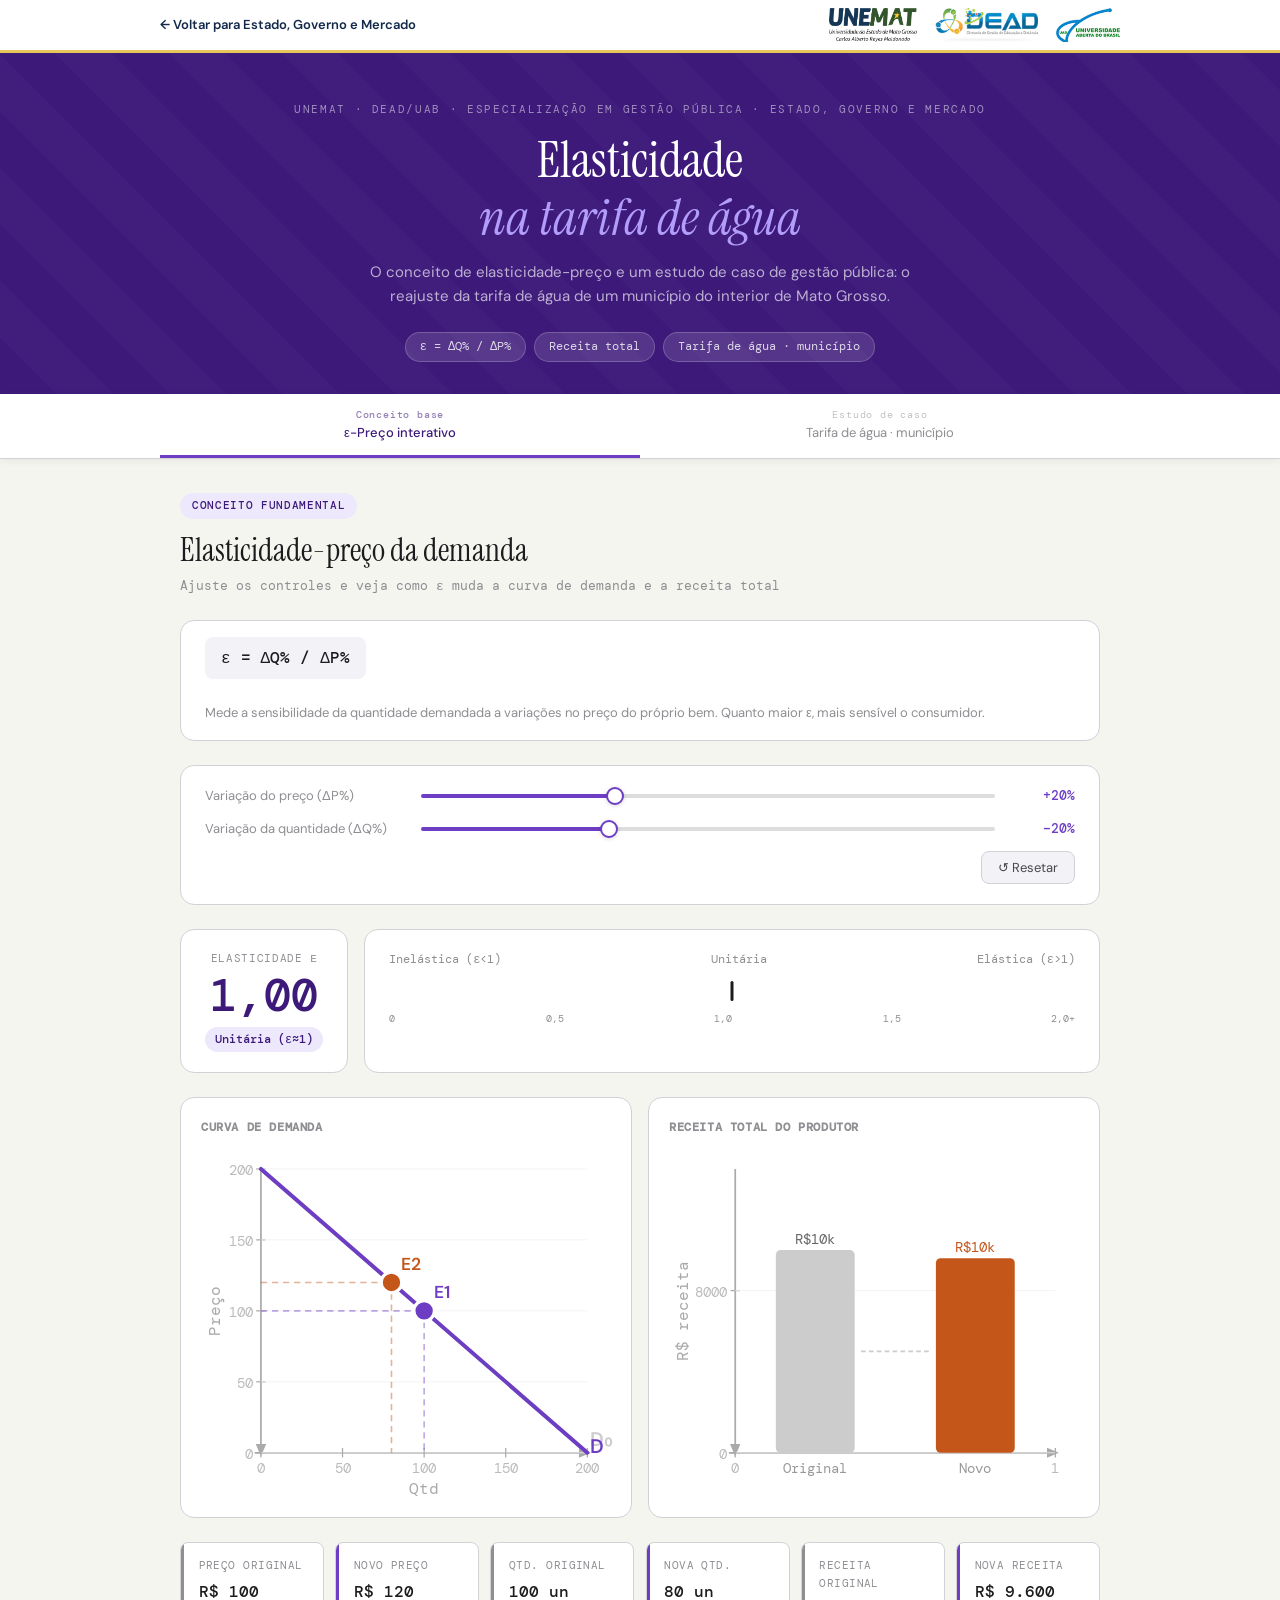
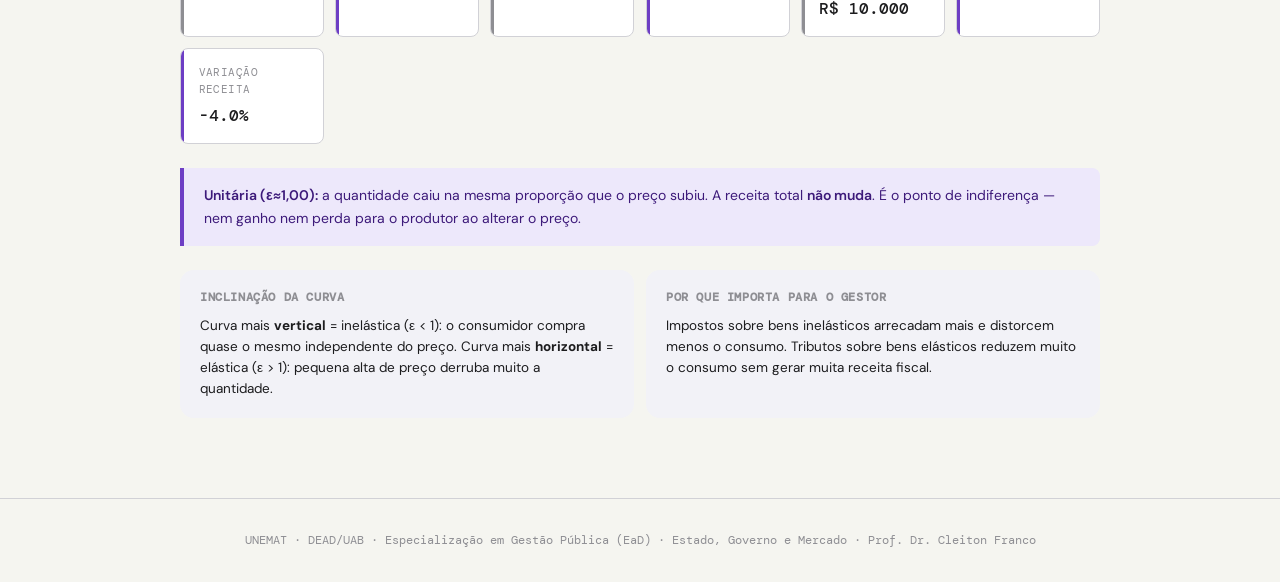
<file: disciplina-01-estado-governo-mercado/estudos-de-caso/elasticidade.html>
<!DOCTYPE html>
<html lang="pt-BR">
<head>
<meta charset="UTF-8">
<meta name="viewport" content="width=device-width, initial-scale=1.0">
<title>Elasticidade — a tarifa de água municipal em Mato Grosso</title>
<meta name="description" content="Elasticidade-preço da demanda e o reajuste da tarifa de água de um município de Mato Grosso: estudo de caso interativo da disciplina Estado, Governo e Mercado.">
<link rel="icon" type="image/png" href="../../img/favicon.png">
<meta property="og:type" content="website">
<meta property="og:title" content="Estudo de caso 3 · Elasticidade · Estado, Governo e Mercado">
<meta property="og:description" content="Elasticidade-preço da demanda e o reajuste da tarifa de água de um município de Mato Grosso: estudo de caso interativo da disciplina Estado, Governo e Mercado.">
<meta property="og:url" content="https://cleitonfranco74.github.io/gestao_publica/disciplina-01-estado-governo-mercado/estudos-de-caso/elasticidade.html">
<meta property="og:image" content="https://cleitonfranco74.github.io/gestao_publica/img/og-estado-governo-mercado.png">
<meta name="twitter:card" content="summary_large_image">
<link href="https://fonts.googleapis.com/css2?family=Instrument+Serif:ital@0;1&family=DM+Sans:wght@300;400;500;600&family=DM+Mono:wght@400;500&display=swap" rel="stylesheet">
<style>
  *, *::before, *::after { box-sizing: border-box; margin: 0; padding: 0; }
  :root {
    --azul: #1a3a5c; --azul-med: #2e6da4; --azul-claro: #ddeaf7;
    --verde: #1a5c3a; --verde-med: #2e9e5e; --verde-claro: #d5f0e0;
    --laranja: #8c3a0e; --laranja-med: #c4561a; --laranja-claro: #fde8d5;
    --roxo: #3d1a7a; --roxo-med: #6d3ec4; --roxo-claro: #ede8fb;
    --agua: #0d4a5c; --agua-med: #1f7f96; --agua-claro: #d9eef3;
    --cinza-escuro: #1c1c1e; --cinza: #48484a; --cinza-med: #8e8e93;
    --cinza-claro: #f2f2f7; --branco: #ffffff; --borda: #d1d1d6;
    --raio: 14px; --raio-sm: 8px;
  }
  html { scroll-behavior: smooth; }
  body { font-family: 'DM Sans', sans-serif; background: #f5f5f0; color: var(--cinza-escuro); min-height: 100vh; line-height: 1.6; }

  /* HEADER */
  header { background: var(--roxo); color: white; padding: 3rem 2rem 2rem; text-align: center; position: relative; overflow: hidden; }
  header::before { content:''; position:absolute; inset:0; background: repeating-linear-gradient(45deg,transparent,transparent 40px,rgba(255,255,255,0.02) 40px,rgba(255,255,255,0.02) 80px); }
  .kicker { font-family:'DM Mono',monospace; font-size:11px; letter-spacing:.15em; text-transform:uppercase; color:rgba(255,255,255,.5); margin-bottom:.75rem; }
  header h1 { font-family:'Instrument Serif',serif; font-size:clamp(2rem,5vw,3.2rem); font-weight:400; line-height:1.15; margin-bottom:.75rem; position:relative; }
  header h1 em { font-style:italic; color:#b39dfc; }
  header p.sub { font-size:15px; color:rgba(255,255,255,.65); max-width:540px; margin:0 auto 1.5rem; position:relative; }
  .chips { display:flex; gap:8px; justify-content:center; flex-wrap:wrap; position:relative; }
  .chip { background:rgba(255,255,255,.12); border:1px solid rgba(255,255,255,.2); border-radius:20px; padding:4px 14px; font-size:12px; color:rgba(255,255,255,.8); font-family:'DM Mono',monospace; }

  /* NAV */
  .nav-wrap { position:sticky; top:0; z-index:100; background:white; border-bottom:1px solid var(--borda); box-shadow:0 2px 8px rgba(0,0,0,.06); }
  .nav-tabs { display:flex; max-width:960px; margin:0 auto; overflow-x:auto; scrollbar-width:none; }
  .nav-tabs::-webkit-scrollbar { display:none; }
  .nav-tab { flex:1; min-width:180px; padding:.9rem 1rem; border:none; background:none; cursor:pointer; font-family:'DM Sans',sans-serif; font-size:13px; color:var(--cinza-med); border-bottom:3px solid transparent; transition:all .2s; text-align:center; display:flex; flex-direction:column; align-items:center; gap:3px; }
  .nav-tab .tab-num { font-family:'DM Mono',monospace; font-size:10px; letter-spacing:.08em; opacity:.55; }
  .nav-tab:hover { color:var(--cinza-escuro); background:var(--cinza-claro); }
  .nav-tab.active { color:var(--roxo); border-bottom-color:var(--roxo-med); font-weight:500; }
  .nav-tab[data-p="e2"].active { color:var(--verde); border-bottom-color:var(--verde-med); }
  .nav-tab[data-p="e3"].active { color:var(--laranja); border-bottom-color:var(--laranja-med); }
  .nav-tab[data-p="e4"].active { color:var(--azul); border-bottom-color:var(--azul-med); }
  .nav-tab[data-p="e5"].active { color:var(--agua); border-bottom-color:var(--agua-med); }

  /* MAIN */
  main { max-width:960px; margin:0 auto; padding:2rem 1.25rem 4rem; }
  .panel { display:none; animation:fadeIn .3s ease; }
  .panel.active { display:block; }
  @keyframes fadeIn { from{opacity:0;transform:translateY(8px)} to{opacity:1;transform:none} }

  /* SCENARIO HEADER */
  .scenario-tag { display:inline-flex; align-items:center; gap:6px; font-size:11px; font-family:'DM Mono',monospace; letter-spacing:.06em; text-transform:uppercase; padding:4px 12px; border-radius:20px; margin-bottom:.75rem; font-weight:500; }
  .tag-inelastica { background:var(--verde-claro); color:var(--verde); }
  .tag-elastica { background:var(--laranja-claro); color:var(--laranja); }
  .tag-unitaria { background:var(--roxo-claro); color:var(--roxo); }
  .tag-cruzada { background:var(--azul-claro); color:var(--azul); }
  .tag-tarifa { background:var(--agua-claro); color:var(--agua); }
  .scenario-title { font-family:'Instrument Serif',serif; font-size:clamp(1.4rem,3vw,2rem); font-weight:400; line-height:1.2; }
  .scenario-sub { font-size:13px; color:var(--cinza-med); margin-top:.4rem; font-family:'DM Mono',monospace; }

  /* FORMULA BOX */
  .formula-box { background:white; border:1px solid var(--borda); border-radius:var(--raio); padding:1rem 1.5rem; margin-bottom:1.5rem; display:flex; align-items:center; gap:1.5rem; flex-wrap:wrap; }
  .formula { font-family:'DM Mono',monospace; font-size:16px; font-weight:500; color:var(--cinza-escuro); background:var(--cinza-claro); padding:.5rem 1rem; border-radius:var(--raio-sm); }
  .formula-desc { font-size:13px; color:var(--cinza-med); }

  /* CONTROL PANEL */
  .control-panel { background:white; border:1px solid var(--borda); border-radius:var(--raio); padding:1.25rem 1.5rem; margin-bottom:1.5rem; }
  .control-row { display:flex; align-items:center; gap:1rem; flex-wrap:wrap; margin-bottom:.75rem; }
  .control-row:last-child { margin-bottom:0; }
  .ctrl-label { font-size:13px; color:var(--cinza-med); min-width:200px; flex-shrink:0; }
  .slider-wrap { flex:1; min-width:160px; display:flex; align-items:center; gap:10px; }
  .slider-wrap input[type=range] { flex:1; -webkit-appearance:none; height:4px; border-radius:2px; outline:none; cursor:pointer; }
  .slider-wrap input[type=range]::-webkit-slider-thumb { -webkit-appearance:none; width:18px; height:18px; border-radius:50%; background:white; border:2px solid var(--roxo-med); box-shadow:0 1px 4px rgba(0,0,0,.15); }
  .slider-val { font-family:'DM Mono',monospace; font-size:13px; font-weight:500; min-width:70px; text-align:right; }
  .btn-reset { padding:7px 16px; border-radius:var(--raio-sm); border:1px solid var(--borda); background:var(--cinza-claro); font-family:'DM Sans',sans-serif; font-size:13px; cursor:pointer; color:var(--cinza); transition:all .15s; white-space:nowrap; }
  .btn-reset:hover { background:#e5e5ea; }

  /* EPSILON DISPLAY */
  .epsilon-display { display:flex; align-items:stretch; gap:1rem; margin-bottom:1.5rem; flex-wrap:wrap; }
  .eps-big { background:white; border:1px solid var(--borda); border-radius:var(--raio); padding:1.25rem 1.5rem; flex:0 0 auto; min-width:160px; text-align:center; }
  .eps-big .eps-label { font-size:11px; font-family:'DM Mono',monospace; text-transform:uppercase; letter-spacing:.06em; color:var(--cinza-med); margin-bottom:.4rem; display:block; }
  .eps-big .eps-value { font-family:'DM Mono',monospace; font-size:2.8rem; font-weight:500; line-height:1; transition:all .3s; }
  .eps-big .eps-type { font-size:12px; font-weight:500; margin-top:.5rem; padding:3px 10px; border-radius:20px; display:inline-block; font-family:'DM Mono',monospace; }
  .eps-bar-wrap { flex:1; background:white; border:1px solid var(--borda); border-radius:var(--raio); padding:1.25rem 1.5rem; min-width:220px; }
  .eps-bar-wrap .bar-label { font-size:12px; color:var(--cinza-med); margin-bottom:.6rem; display:flex; justify-content:space-between; font-family:'DM Mono',monospace; }
  .eps-spectrum { position:relative; height:24px; border-radius:12px; overflow:hidden; background:linear-gradient(to right, #d5f0e0 0%, #ede8fb 45%, #55%, #fde8d5 100%); margin-bottom:.5rem; }
  .eps-needle { position:absolute; top:2px; bottom:2px; width:3px; border-radius:2px; background:var(--cinza-escuro); transition:left .3s; transform:translateX(-50%); }
  .eps-ticks { display:flex; justify-content:space-between; font-size:10px; color:var(--cinza-med); font-family:'DM Mono',monospace; }

  /* GRAPH */
  .graph-card { background:white; border:1px solid var(--borda); border-radius:var(--raio); padding:1.5rem; margin-bottom:1.5rem; box-shadow:0 2px 12px rgba(0,0,0,.06); }
  .graph-legend { display:flex; flex-wrap:wrap; gap:10px 18px; margin-bottom:1.25rem; font-size:12px; color:var(--cinza); }
  .leg { display:flex; align-items:center; gap:6px; }
  .leg-line { width:24px; height:3px; border-radius:2px; flex-shrink:0; }
  .leg-dot { width:10px; height:10px; border-radius:50%; flex-shrink:0; }
  svg.main-chart { display:block; width:100%; overflow:visible; }

  /* TWO-CHART GRID */
  .two-charts { display:grid; grid-template-columns:1fr 1fr; gap:1rem; margin-bottom:1.5rem; }
  @media(max-width:640px){ .two-charts { grid-template-columns:1fr; } }
  .chart-sub { background:white; border:1px solid var(--borda); border-radius:var(--raio); padding:1.25rem; }
  .chart-sub h4 { font-size:12px; font-family:'DM Mono',monospace; text-transform:uppercase; letter-spacing:.05em; color:var(--cinza-med); margin-bottom:.75rem; }

  /* METRICS */
  .metrics { display:grid; grid-template-columns:repeat(auto-fit,minmax(130px,1fr)); gap:.7rem; margin-bottom:1.5rem; }
  .metric { background:white; border:1px solid var(--borda); border-radius:var(--raio-sm); padding:.9rem 1.1rem; position:relative; overflow:hidden; }
  .metric::before { content:''; position:absolute; left:0; top:0; bottom:0; width:3px; }
  .metric.roxo::before { background:var(--roxo-med); }
  .metric.verde::before { background:var(--verde-med); }
  .metric.laranja::before { background:var(--laranja-med); }
  .metric.azul::before { background:var(--azul-med); }
  .metric.neutro::before { background:var(--cinza-med); }
  .metric.agua::before { background:var(--agua-med); }
  .metric span { display:block; font-size:11px; color:var(--cinza-med); text-transform:uppercase; letter-spacing:.04em; font-family:'DM Mono',monospace; margin-bottom:4px; }
  .metric strong { font-size:16px; font-weight:500; color:var(--cinza-escuro); font-family:'DM Mono',monospace; display:block; transition:all .3s; }
  .metric .delta { font-size:12px; margin-top:2px; font-family:'DM Mono',monospace; }
  .up { color:var(--verde-med); } .dn { color:var(--laranja-med); } .neu { color:var(--cinza-med); }

  /* RECEITA BAR */
  .receita-section { background:white; border:1px solid var(--borda); border-radius:var(--raio); padding:1.25rem 1.5rem; margin-bottom:1.5rem; }
  .receita-section h4 { font-size:12px; font-family:'DM Mono',monospace; text-transform:uppercase; letter-spacing:.05em; color:var(--cinza-med); margin-bottom:1rem; }
  .rec-row { display:flex; align-items:center; gap:10px; margin-bottom:.6rem; font-size:13px; }
  .rec-row .rec-label { min-width:90px; color:var(--cinza); font-size:12px; font-family:'DM Mono',monospace; }
  .rec-bar-bg { flex:1; height:22px; background:var(--cinza-claro); border-radius:4px; overflow:hidden; }
  .rec-bar-fill { height:100%; border-radius:4px; transition:width .4s cubic-bezier(.4,0,.2,1); display:flex; align-items:center; padding-left:8px; font-size:11px; font-weight:500; white-space:nowrap; }
  .rec-row .rec-val { min-width:110px; text-align:right; font-family:'DM Mono',monospace; font-size:13px; font-weight:500; }

  /* CALLOUT */
  .callout { border-radius:0 var(--raio-sm) var(--raio-sm) 0; border-left:4px solid; padding:1rem 1.25rem; font-size:14px; line-height:1.65; margin-bottom:1.5rem; }
  .callout.roxo { background:var(--roxo-claro); border-color:var(--roxo-med); color:var(--roxo); }
  .callout.verde { background:var(--verde-claro); border-color:var(--verde-med); color:var(--verde); }
  .callout.laranja { background:var(--laranja-claro); border-color:var(--laranja-med); color:var(--laranja); }
  .callout.azul { background:var(--azul-claro); border-color:var(--azul-med); color:var(--azul); }
  .callout.agua { background:var(--agua-claro); border-color:var(--agua-med); color:var(--agua); }
  .callout strong { font-weight:600; }

  /* CONCEPT ROW */
  .concept-row { display:grid; grid-template-columns:1fr 1fr; gap:.75rem; }
  @media(max-width:600px){ .concept-row { grid-template-columns:1fr; } }
  .concept-box { background:var(--cinza-claro); border-radius:var(--raio); padding:1.1rem 1.25rem; }
  .concept-box h3 { font-size:12px; font-family:'DM Mono',monospace; text-transform:uppercase; letter-spacing:.05em; color:var(--cinza-med); margin-bottom:.6rem; }
  .concept-box p { font-size:13.5px; color:var(--cinza-escuro); line-height:1.55; }

  .fonte { font-size:12px; line-height:1.6; color:var(--cinza-med); border-top:1px solid var(--borda); padding-top:.9rem; margin-top:1rem; }
  .fonte strong { color:var(--cinza); font-weight:500; }
  @media (prefers-reduced-motion: reduce) { .panel { animation:none; } html { scroll-behavior:auto; } }
  footer { text-align:center; padding:2rem; font-size:12px; color:var(--cinza-med); font-family:'DM Mono',monospace; border-top:1px solid var(--borda); margin-top:1rem; }

/* faixa institucional da Especialização em Gestão Pública */
.gp-strip{background:#fff;border-bottom:3px solid #e8c65a;font-family:'DM Sans',sans-serif}
.gp-strip .gp-in{max-width:1000px;margin:0 auto;padding:.5rem 1.25rem;display:flex;align-items:center;justify-content:space-between;gap:.8rem;flex-wrap:wrap}
.gp-strip a{color:#13294b;font-size:13px;font-weight:600;text-decoration:none}
.gp-strip a:hover{text-decoration:underline}
.gp-strip .gp-logos{display:flex;align-items:center;gap:1.1rem}
.gp-strip img{height:34px;width:auto;display:block}
@media(max-width:560px){.gp-strip img{height:24px}.gp-strip .gp-logos{gap:.6rem}}
@media print{.gp-strip{display:none}}
</style>
</head>
<body>
<div class="gp-strip"><div class="gp-in">
  <a href="../index.html#caso-elasticidade">← Voltar para Estado, Governo e Mercado</a>
  <div class="gp-logos"><img src="../../img/logo-unemat.png" alt="UNEMAT"><img src="../../img/logo-dead.png" alt="DEAD"><img src="../../img/logo-uab.png" alt="UAB"></div>
</div></div>

<header>
  <p class="kicker">UNEMAT · DEAD/UAB · Especialização em Gestão Pública · Estado, Governo e Mercado</p>
  <h1>Elasticidade<br><em>na tarifa de água</em></h1>
  <p class="sub">O conceito de elasticidade-preço e um estudo de caso de gestão pública: o reajuste da tarifa de água de um município do interior de Mato Grosso.</p>
  <div class="chips">
    <span class="chip">ε = ΔQ% / ΔP%</span>
    <span class="chip">Receita total</span>
    <span class="chip">Tarifa de água · município</span>
  </div>
</header>

<div class="nav-wrap">
  <div class="nav-tabs">
    <button class="nav-tab active" data-p="e1" onclick="showPanel('e1',this)">
      <span class="tab-num">Conceito base</span>ε-Preço interativo
    </button>
    <button class="nav-tab" data-p="e5" onclick="showPanel('e5',this)">
      <span class="tab-num">Estudo de caso</span>Tarifa de água · município
    </button>
  </div>
</div>

<main>

<!-- ══════════════════════════ PAINEL 1 — CONCEITO BASE -->
<div id="e1" class="panel active">
  <span class="scenario-tag tag-unitaria">Conceito fundamental</span>
  <h2 class="scenario-title" style="margin-bottom:.4rem">Elasticidade-preço da demanda</h2>
  <p class="scenario-sub" style="margin-bottom:1.5rem">Ajuste os controles e veja como ε muda a curva de demanda e a receita total</p>

  <div class="formula-box">
    <span class="formula">ε = ΔQ% / ΔP%</span>
    <span class="formula-desc">Mede a sensibilidade da quantidade demandada a variações no preço do próprio bem. Quanto maior ε, mais sensível o consumidor.</span>
  </div>

  <div class="control-panel">
    <div class="control-row">
      <span class="ctrl-label">Variação do preço (ΔP%)</span>
      <div class="slider-wrap">
        <input type="range" id="sl-dp" min="5" max="50" step="1" value="20" oninput="updateE1()" style="accent-color:var(--roxo-med)">
        <span class="slider-val" id="sv-dp" style="color:var(--roxo-med)">+20%</span>
      </div>
    </div>
    <div class="control-row">
      <span class="ctrl-label">Variação da quantidade (ΔQ%)</span>
      <div class="slider-wrap">
        <input type="range" id="sl-dq" min="1" max="60" step="1" value="20" oninput="updateE1()" style="accent-color:var(--roxo-med)">
        <span class="slider-val" id="sv-dq" style="color:var(--roxo-med)">−20%</span>
      </div>
    </div>
    <div class="control-row" style="justify-content:flex-end; margin-top:.25rem">
      <button class="btn-reset" onclick="resetE1()">↺ Resetar</button>
    </div>
  </div>

  <div class="epsilon-display">
    <div class="eps-big">
      <span class="eps-label">Elasticidade ε</span>
      <div class="eps-value" id="eps-val">1,00</div>
      <div class="eps-type" id="eps-type">Unitária</div>
    </div>
    <div class="eps-bar-wrap">
      <div class="bar-label"><span>Inelástica (ε&lt;1)</span><span>Unitária</span><span>Elástica (ε&gt;1)</span></div>
      <div class="eps-spectrum"><div class="eps-needle" id="eps-needle"></div></div>
      <div class="eps-ticks"><span>0</span><span>0,5</span><span>1,0</span><span>1,5</span><span>2,0+</span></div>
    </div>
  </div>

  <div class="two-charts">
    <div class="chart-sub">
      <h4>Curva de demanda</h4>
      <svg id="svg-e1-d" class="main-chart" viewBox="0 0 260 220"></svg>
    </div>
    <div class="chart-sub">
      <h4>Receita total do produtor</h4>
      <svg id="svg-e1-r" class="main-chart" viewBox="0 0 260 220"></svg>
    </div>
  </div>

  <div class="metrics">
    <div class="metric neutro"><span>Preço original</span><strong>R$ 100</strong></div>
    <div class="metric roxo"><span>Novo preço</span><strong id="m-e1-p2">R$ 120</strong></div>
    <div class="metric neutro"><span>Qtd. original</span><strong>100 un</strong></div>
    <div class="metric roxo"><span>Nova qtd.</span><strong id="m-e1-q2">80 un</strong></div>
    <div class="metric neutro"><span>Receita original</span><strong>R$ 10.000</strong></div>
    <div class="metric roxo"><span>Nova receita</span><strong id="m-e1-r2">R$ 9.600</strong></div>
    <div class="metric roxo"><span>Variação receita</span><strong id="m-e1-dr" class="dn">−4%</strong></div>
  </div>

  <div class="callout roxo" id="e1-callout">
    <strong>Regra de ouro da receita:</strong> quando ε &gt; 1 (elástica), subir o preço <em>reduz</em> a receita. Quando ε &lt; 1 (inelástica), subir o preço <em>aumenta</em> a receita. Quando ε = 1 (unitária), a receita <em>não muda</em>.
  </div>

  <div class="concept-row">
    <div class="concept-box">
      <h3>Inclinação da curva</h3>
      <p>Curva mais <strong>vertical</strong> = inelástica (ε &lt; 1): o consumidor compra quase o mesmo independente do preço. Curva mais <strong>horizontal</strong> = elástica (ε &gt; 1): pequena alta de preço derruba muito a quantidade.</p>
    </div>
    <div class="concept-box">
      <h3>Por que importa para o gestor</h3>
      <p>Impostos sobre bens inelásticos arrecadam mais e distorcem menos o consumo. Tributos sobre bens elásticos reduzem muito o consumo sem gerar muita receita fiscal.</p>
    </div>
  </div>
</div>

<!-- ══════════════════════ PAINEL 5 — TARIFA DE ÁGUA MUNICIPAL -->
<div id="e5" class="panel">
  <span class="scenario-tag tag-tarifa">Política tarifária · escala municipal</span>
  <h2 class="scenario-title">Reajuste da tarifa de água:<br>quanto o serviço municipal arrecada?</h2>
  <p class="scenario-sub" style="margin-bottom:1.5rem">Serviço autônomo de água de um município de cerca de 20 mil habitantes no interior de MT</p>

  <div class="formula-box">
    <span class="formula">ε = ΔQ% / ΔP%</span>
    <span class="formula-desc">A mesma fórmula do conceito base, agora aplicada a um serviço público.
      A diferença é quem decide o preço: aqui não é o mercado, é o gestor.</span>
  </div>

  <div class="control-panel">
    <div class="control-row">
      <span class="ctrl-label">Reajuste da tarifa (ΔP%)</span>
      <div class="slider-wrap">
        <input type="range" id="sl-e5p" min="0" max="40" step="1" value="15" oninput="updateE5()" style="accent-color:var(--agua-med)">
        <span class="slider-val" id="sv-e5p" style="color:var(--agua-med)">+15%</span>
      </div>
    </div>
    <div class="control-row">
      <span class="ctrl-label">Elasticidade da demanda por água (ε)</span>
      <div class="slider-wrap">
        <input type="range" id="sl-e5e" min="10" max="160" step="5" value="25" oninput="updateE5()" style="accent-color:var(--agua-med)">
        <span class="slider-val" id="sv-e5e" style="color:var(--agua-med)">0,25</span>
      </div>
    </div>
    <div class="control-row" style="justify-content:flex-end; margin-top:.25rem">
      <button class="btn-reset" onclick="resetE5()">↺ Resetar</button>
    </div>
  </div>

  <div class="epsilon-display">
    <div class="eps-big">
      <span class="eps-label">Elasticidade ε</span>
      <div class="eps-value" id="e5-eps">0,25</div>
      <div class="eps-type" id="e5-tipo">Inelástica</div>
    </div>
    <div class="eps-bar-wrap">
      <div class="bar-label"><span>Inelástica (ε&lt;1)</span><span>Unitária</span><span>Elástica (ε&gt;1)</span></div>
      <div class="eps-spectrum"><div class="eps-needle" id="e5-needle"></div></div>
      <div class="eps-ticks"><span>0</span><span>0,5</span><span>1,0</span><span>1,5</span><span>2,0+</span></div>
    </div>
  </div>

  <div class="two-charts">
    <div class="chart-sub">
      <h4>Demanda por água da ligação média</h4>
      <svg id="svg-e5-d" class="main-chart" viewBox="0 0 260 220"></svg>
    </div>
    <div class="chart-sub">
      <h4>Receita mensal do serviço</h4>
      <svg id="svg-e5-r" class="main-chart" viewBox="0 0 260 220"></svg>
    </div>
  </div>

  <div class="metrics">
    <div class="metric neutro"><span>Tarifa atual</span><strong>R$ 4,50/m³</strong></div>
    <div class="metric agua"><span>Nova tarifa</span><strong id="m-e5-tar">R$ 5,17/m³</strong></div>
    <div class="metric neutro"><span>Consumo médio atual</span><strong>12,0 m³/mês</strong></div>
    <div class="metric agua"><span>Novo consumo médio</span><strong id="m-e5-cons">11,6 m³/mês</strong><span class="delta" id="m-e5-dcons">−3,8%</span></div>
    <div class="metric neutro"><span>Receita mensal atual</span><strong>R$ 324 mil</strong></div>
    <div class="metric agua"><span>Nova receita mensal</span><strong id="m-e5-rec">R$ 359 mil</strong><span class="delta" id="m-e5-drec">+10,7%</span></div>
    <div class="metric laranja"><span>Conta de quem consome 10 m³</span><strong id="m-e5-conta">R$ 51,75</strong><span class="delta" id="m-e5-dconta">+R$ 6,75</span></div>
  </div>

  <div class="callout agua" id="e5-callout"></div>

  <div class="concept-row">
    <div class="concept-box">
      <h3>Por que a demanda por água é inelástica</h3>
      <p>Beber, cozinhar e tomar banho não têm substituto. A resposta ao preço vem dos usos secundários — lavar calçada, regar quintal,
         consertar vazamento — e esses usos já são pequenos em quem consome pouco. Daí ε baixo no curto prazo.</p>
    </div>
    <div class="concept-box">
      <h3>A regra da receita vale igual</h3>
      <p>Com ε &lt; 1, reajustar a tarifa <strong>aumenta</strong> a receita do serviço. Com ε &gt; 1, o reajuste <em>derruba</em> a receita:
         o consumo cai proporcionalmente mais que o preço sobe. Mova o segundo controle até ε = 1,0 e veja a virada.</p>
    </div>
  </div>

  <div class="concept-row" style="margin-top:.75rem">
    <div class="concept-box">
      <h3>O outro lado da inelasticidade</h3>
      <p>O que faz da água uma boa base de arrecadação é o mesmo que a torna um problema distributivo:
         quem não consegue reduzir o consumo paga o reajuste inteiro. É esse o argumento econômico por trás da tarifa social
         e da estrutura em faixas de consumo.</p>
    </div>
    <div class="concept-box">
      <h3>Estime ε no seu município</h3>
      <p>Peça ao serviço de água o último reajuste e o volume faturado antes e depois. A razão ΔQ%/ΔP% é uma
         <strong>elasticidade-arco aparente</strong>, não uma estimativa: no mesmo período mudaram chuva, renda e número de ligações.
         Separar o efeito do preço dos demais exige controlar esses fatores — e reconhecer isso já é metade do trabalho.</p>
    </div>
  </div>

  <p class="fonte">
    <strong>Fonte e limites.</strong> Parâmetros ilustrativos na ordem de grandeza de serviços autônomos de água em municípios
    de pequeno porte (SNIS): 6.000 ligações residenciais, consumo médio de 12 m³ por ligação/mês e tarifa média de R$ 4,50/m³.
    A faixa de ε oferecida no controle cobre o que a literatura costuma reportar para demanda residencial de água no curto prazo;
    o valor exato do seu município é desconhecido — por isso ele é um controle, e não um número fixo na tela.
  </p>
</div>

</main>
<footer>UNEMAT · DEAD/UAB · Especialização em Gestão Pública (EaD) · Estado, Governo e Mercado · Prof. Dr. Cleiton Franco</footer>

<script>
// ─── SVG UTILS ───────────────────────────────────────────────
const NS='http://www.w3.org/2000/svg';
function se(tag,attrs,parent){
  const e=document.createElementNS(NS,tag);
  for(const[k,v]of Object.entries(attrs))e.setAttribute(k,v);
  if(parent)parent.appendChild(e);
  return e;
}
function clr(id){const s=document.getElementById(id);while(s.firstChild)s.removeChild(s.firstChild);return s;}
function px(v,vMin,vMax,pMin,pMax){return pMin+(v-vMin)/(vMax-vMin)*(pMax-pMin);}

function fmtTick(v, step){
  const dec = Number.isInteger(step) ? 0 : 1;
  return v.toFixed(dec).replace('.', ',');
}
function axes(svg,W,H,ml,mb,mt,mr,xl,yl,xMin,xMax,xStep,yMin,yMax,yStep,color){
  color=color||'#aaa';
  const defs=se('defs',{},svg);
  const mkId='mk'+svg.id;
  const mk=se('marker',{id:mkId,markerWidth:'7',markerHeight:'7',refX:'5',refY:'3',orient:'auto'},defs);
  se('path',{d:'M0,0 L0,6 L7,3 z',fill:color},mk);
  se('line',{x1:ml,y1:mt,x2:ml,y2:H-mb,stroke:color,'stroke-width':'1.1','marker-end':'url(#'+mkId+')'},svg);
  se('line',{x1:ml-4,y1:H-mb,x2:W-mr,y2:H-mb,stroke:color,'stroke-width':'1.1','marker-end':'url(#'+mkId+')'},svg);
  // Y label
  const yl2=se('text',{x:12,y:(H-mb+mt)/2,'font-size':'10',fill:'#aaa','text-anchor':'middle',transform:'rotate(-90,12,'+(H-mb+mt)/2+')',
    'font-family':'DM Mono,monospace'},svg);
  yl2.textContent=yl;
  // X label
  const xl2=se('text',{x:(ml+W-mr)/2,y:H-2,'font-size':'10',fill:'#aaa','text-anchor':'middle','font-family':'DM Mono,monospace'},svg);
  xl2.textContent=xl;
  // Y ticks
  for(let v=yMin;v<=yMax;v+=yStep){
    const y=px(v,yMin,yMax,H-mb,mt);
    se('line',{x1:ml-3,y1:y,x2:ml+3,y2:y,stroke:color,'stroke-width':'0.8'},svg);
    se('line',{x1:ml,y1:y,x2:W-mr,y2:y,stroke:'#f0f0f0','stroke-width':'0.5'},svg);
    const t=se('text',{x:ml-5,y:y+4,'font-size':'9',fill:'#bbb','text-anchor':'end','font-family':'DM Mono,monospace'},svg);
    t.textContent=fmtTick(v,yStep);
  }
  // X ticks
  for(let v=xMin;v<=xMax;v+=xStep){
    const x=px(v,xMin,xMax,ml,W-mr);
    se('line',{x1:x,y1:H-mb+3,x2:x,y2:H-mb-3,stroke:color,'stroke-width':'0.8'},svg);
    const t=se('text',{x:x,y:H-mb+13,'font-size':'9',fill:'#bbb','text-anchor':'middle','font-family':'DM Mono,monospace'},svg);
    t.textContent=v;
  }
}

function curve(svg,pts,color,dash,lbl,lx,ly){
  const poly=se('polyline',{points:pts.map(p=>p[0]+','+p[1]).join(' '),stroke:color,'stroke-width':'2.5',fill:'none',
    'stroke-dasharray':dash||'none','stroke-linecap':'round','stroke-linejoin':'round'},svg);
  if(lbl){const t=se('text',{x:lx,y:ly,'font-size':'12.5',fill:color,'font-weight':'600','font-family':'DM Sans,sans-serif'},svg);t.textContent=lbl;}
  return poly;
}
function dot(svg,x,y,color,lbl,lx,ly){
  se('circle',{cx:x,cy:y,r:'6.5',fill:color,stroke:'white','stroke-width':'2'},svg);
  if(lbl){const t=se('text',{x:lx||x+9,y:ly||y-8,'font-size':'11',fill:color,'font-weight':'600','font-family':'DM Sans,sans-serif'},svg);t.textContent=lbl;}
}
function dashLine(svg,x1,y1,x2,y2,color){
  se('line',{x1,y1,x2,y2,stroke:color,'stroke-width':'1','stroke-dasharray':'4,3',opacity:'.45'},svg);
}

// ─── PAINEL 1 — ε interativo ──────────────────────────────────
function updateE1(){
  const dp=parseInt(document.getElementById('sl-dp').value);
  const dq=parseInt(document.getElementById('sl-dq').value);
  document.getElementById('sv-dp').textContent='+'+dp+'%';
  document.getElementById('sv-dq').textContent='−'+dq+'%';
  const eps=dq/dp;
  const epsStr=eps.toFixed(2).replace('.',',');
  document.getElementById('eps-val').textContent=epsStr;
  // tipo
  let tipo,bg,tc;
  if(eps<0.9){tipo='Inelástica (ε<1)';bg='#d5f0e0';tc='#1a5c3a';}
  else if(eps>1.1){tipo='Elástica (ε>1)';bg='#fde8d5';tc='#8c3a0e';}
  else{tipo='Unitária (ε≈1)';bg='#ede8fb';tc='#3d1a7a';}
  const et=document.getElementById('eps-type');
  et.textContent=tipo;et.style.background=bg;et.style.color=tc;
  document.getElementById('eps-val').style.color=tc;
  // agulha: ε de 0 a 2+ mapeado 0%..100%, ε=1 em 50%
  const needlePct=Math.min(98,Math.max(2,(eps/2)*100));
  document.getElementById('eps-needle').style.left=needlePct+'%';

  // preços/qtds
  const p2=Math.round(100*(1+dp/100));
  const q2=Math.round(100*(1-dq/100));
  const r1=10000, r2=p2*q2;
  const dr=((r2-r1)/r1*100).toFixed(1);
  document.getElementById('m-e1-p2').textContent='R$ '+p2;
  document.getElementById('m-e1-q2').textContent=q2+' un';
  document.getElementById('m-e1-r2').textContent='R$ '+r2.toLocaleString('pt-BR');
  const drEl=document.getElementById('m-e1-dr');
  drEl.textContent=(r2>=r1?'+':'')+dr+'%';
  drEl.className=r2>=r1?'up':'dn';

  // callout dinâmico
  const co=document.getElementById('e1-callout');
  if(eps<0.9){co.innerHTML='<strong>Inelástica (ε='+epsStr+'):</strong> a quantidade caiu proporcionalmente <em>menos</em> do que o preço subiu. O produtor sobe o preço e a receita <strong>aumenta</strong>. Ex.: insulina, gasolina, sal.';}
  else if(eps>1.1){co.innerHTML='<strong>Elástica (ε='+epsStr+'):</strong> a quantidade caiu proporcionalmente <em>mais</em> do que o preço subiu. O produtor sobe o preço e a receita <strong>diminui</strong>. Ex.: turismo, roupas de grife, restaurantes.';}
  else{co.innerHTML='<strong>Unitária (ε≈'+epsStr+'):</strong> a quantidade caiu na mesma proporção que o preço subiu. A receita total <strong>não muda</strong>. É o ponto de indiferença — nem ganho nem perda para o produtor ao alterar o preço.';}

  // slider bg
  const sl=document.getElementById('sl-dp');
  const pct1=((dp-5)/(50-5))*100;
  sl.style.background=`linear-gradient(to right,#6d3ec4 ${pct1}%,#ddd ${pct1}%)`;
  const sl2=document.getElementById('sl-dq');
  const pct2=((dq-1)/(60-1))*100;
  sl2.style.background=`linear-gradient(to right,#6d3ec4 ${pct2}%,#ddd ${pct2}%)`;

  drawE1Demand(dp,dq,eps);
  drawE1Revenue(p2,q2,r1,r2);
}

function drawE1Demand(dp,dq,eps){
  const svg=clr('svg-e1-d');
  const W=260,H=220,ml=38,mb=28,mt=12,mr=15;
  // inclinação da curva depende de ε: slope=-P0/(ε*Q0)
  // Para visualizar: D original passa por (50,150) e (150,50) eixo Q=0..200,P=0..200
  // D' tem inclinação diferente passando pelo mesmo ponto de equilíbrio (100,100)
  // ε=dq/dp; slope real=-100/(ε*100)=-1/ε
  axes(svg,W,H,ml,mb,mt,mr,'Qtd','Preço',0,200,50,0,200,50);
  // ponto original (100,100)
  const x0=px(100,0,200,ml,W-mr), y0=px(100,0,200,H-mb,mt);
  // curva original: slope=-1
  const d0=[
    [px(0,0,200,ml,W-mr),px(200,0,200,H-mb,mt)],
    [px(200,0,200,ml,W-mr),px(0,0,200,H-mb,mt)]
  ];
  curve(svg,d0,'#ccc',null,'D₀',W-mr+2,px(5,0,200,H-mb,mt));
  // curva nova com elasticidade ε
  const slope=-1/eps;
  // passa por (100,100): P-100=slope*(Q-100) → P=100+slope*(Q-100)
  const q1n=Math.max(0, 100 - 100/Math.abs(slope));
  const q2n=Math.min(200, 100 + 100/Math.abs(slope));
  const dn=[
    [px(q1n,0,200,ml,W-mr), px(100+slope*(q1n-100),0,200,H-mb,mt)],
    [px(q2n,0,200,ml,W-mr), px(100+slope*(q2n-100),0,200,H-mb,mt)]
  ];
  curve(svg,dn,'#6d3ec4',null,'D',W-mr+2,px(100+slope*(q2n-100),0,200,H-mb,mt));
  // E1
  dashLine(svg,x0,y0,x0,H-mb,'#6d3ec4');
  dashLine(svg,ml,y0,x0,y0,'#6d3ec4');
  dot(svg,x0,y0,'#6d3ec4','E1',x0+6,y0-8);
  // E2
  const q2v=100*(1-dq/100), p2v=100*(1+dp/100);
  if(q2v>=0&&q2v<=200&&p2v>=0&&p2v<=200){
    const xe=px(q2v,0,200,ml,W-mr), ye=px(p2v,0,200,H-mb,mt);
    dashLine(svg,xe,ye,xe,H-mb,'#c4561a');
    dashLine(svg,ml,ye,xe,ye,'#c4561a');
    dot(svg,xe,ye,'#c4561a','E2',xe+6,ye-8);
  }
}

function drawE1Revenue(p2,q2,r1,r2){
  const svg=clr('svg-e1-r');
  const W=260,H=220,ml=42,mb=28,mt=12,mr=15;
  const maxR=Math.max(r1,r2)*1.3;
  axes(svg,W,H,ml,mb,mt,mr,'','R$ receita',0,1,1,0,Math.ceil(maxR/2000)*2000,Math.ceil(maxR/4000)*2000);
  // barra original
  const bw=50;
  const xb1=px(0.25,0,1,ml,W-mr)-bw/2;
  const xb2=px(0.75,0,1,ml,W-mr)-bw/2;
  const yb1=px(r1,0,Math.ceil(maxR/2000)*2000,H-mb,mt);
  const yb2=px(r2,0,Math.ceil(maxR/2000)*2000,H-mb,mt);
  const yBase=H-mb;
  se('rect',{x:xb1,y:yb1,width:bw,height:yBase-yb1,fill:'#ccc','rx':'3'},svg);
  const lb1=se('text',{x:xb1+bw/2,y:yBase+13,'font-size':'9',fill:'#999','text-anchor':'middle','font-family':'DM Mono,monospace'},svg);
  lb1.textContent='Original';
  const v1=se('text',{x:xb1+bw/2,y:yb1-4,'font-size':'9',fill:'#666','text-anchor':'middle','font-family':'DM Mono,monospace'},svg);
  v1.textContent='R$'+Math.round(r1/1000)+'k';
  const col=r2>=r1?'#2e9e5e':'#c4561a';
  se('rect',{x:xb2,y:yb2,width:bw,height:yBase-yb2,fill:col,'rx':'3'},svg);
  const lb2=se('text',{x:xb2+bw/2,y:yBase+13,'font-size':'9',fill:'#999','text-anchor':'middle','font-family':'DM Mono,monospace'},svg);
  lb2.textContent='Novo';
  const v2=se('text',{x:xb2+bw/2,y:yb2-4,'font-size':'9',fill:col,'text-anchor':'middle','font-family':'DM Mono,monospace'},svg);
  v2.textContent='R$'+Math.round(r2/1000)+'k';
  // seta entre barras
  const ax1=xb1+bw+4, ax2=xb2-4, ay=(Math.min(yb1,yb2)+yBase)/2;
  se('line',{x1:ax1,y1:ay,x2:ax2,y2:ay,stroke:'#ccc','stroke-width':'1','stroke-dasharray':'3,2'},svg);
}

function resetE1(){document.getElementById('sl-dp').value=20;document.getElementById('sl-dq').value=20;updateE1();}

// ─── PAINEL 5 — TARIFA DE ÁGUA MUNICIPAL ───────────────
const E5_LIG = 6000;    // ligações residenciais
const E5_CONS = 12;     // m³ por ligação/mês
const E5_TAR = 4.50;    // R$/m³
function e5n(v,c){ return v.toFixed(c).replace('.', ','); }

function updateE5(){
  const dp = parseInt(document.getElementById('sl-e5p').value);
  const eps = parseInt(document.getElementById('sl-e5e').value)/100;
  document.getElementById('sv-e5p').textContent = '+' + dp + '%';
  document.getElementById('sv-e5e').textContent = e5n(eps,2);

  const dq = -eps * dp;                       // variação % do consumo
  const tar2 = E5_TAR * (1 + dp/100);
  const cons2 = E5_CONS * (1 + dq/100);
  const rec1 = E5_LIG * E5_CONS * E5_TAR;
  const rec2 = E5_LIG * cons2 * tar2;
  const drec = ((rec2 - rec1)/rec1) * 100;

  // ε no visor
  document.getElementById('e5-eps').textContent = e5n(eps,2);
  let tipo, bg, tc;
  if (eps < 0.95) { tipo = 'Inel\u00e1stica (\u03b5<1)'; bg = '#d9eef3'; tc = '#0d4a5c'; }
  else if (eps > 1.05) { tipo = 'El\u00e1stica (\u03b5>1)'; bg = '#fde8d5'; tc = '#8c3a0e'; }
  else { tipo = 'Unit\u00e1ria (\u03b5\u22481)'; bg = '#ede8fb'; tc = '#3d1a7a'; }
  const et = document.getElementById('e5-tipo');
  et.textContent = tipo; et.style.background = bg; et.style.color = tc;
  document.getElementById('e5-eps').style.color = tc;
  document.getElementById('e5-needle').style.left = Math.min(98, Math.max(2, (eps/2)*100)) + '%';

  // métricas
  document.getElementById('m-e5-tar').textContent = 'R$ ' + e5n(tar2,2) + '/m\u00b3';
  document.getElementById('m-e5-cons').textContent = e5n(cons2,1) + ' m\u00b3/m\u00eas';
  const dc = document.getElementById('m-e5-dcons');
  dc.textContent = (dq >= 0 ? '+' : '\u2212') + e5n(Math.abs(dq),1) + '%';
  dc.className = 'delta ' + (dq >= 0 ? 'up' : 'dn');
  document.getElementById('m-e5-rec').textContent = 'R$ ' + Math.round(rec2/1000) + ' mil';
  const dr = document.getElementById('m-e5-drec');
  dr.textContent = (drec >= 0 ? '+' : '\u2212') + e5n(Math.abs(drec),1) + '%';
  dr.className = 'delta ' + (drec >= 0 ? 'up' : 'dn');
  const conta1 = 10 * E5_TAR, conta2 = 10 * tar2;
  document.getElementById('m-e5-conta').textContent = 'R$ ' + e5n(conta2,2);
  document.getElementById('m-e5-dconta').textContent = '+R$ ' + e5n(conta2-conta1,2);

  // callout
  const cl = document.getElementById('e5-callout');
  if (dp === 0) {
    cl.innerHTML = '<strong>Sem reajuste.</strong> Mova o primeiro controle para aplicar um aumento de tarifa e o segundo para testar '
      + 'qu\u00e3o sens\u00edvel \u00e9 o consumo. A pergunta do gestor \u00e9 sempre a mesma: o reajuste cobre o custo do servi\u00e7o sem derrubar o volume faturado?';
  } else if (eps < 0.95) {
    cl.innerHTML = '<strong>Demanda inel\u00e1stica \u2014 a receita sobe.</strong> Um reajuste de ' + dp + '% reduz o consumo em apenas '
      + e5n(Math.abs(dq),1) + '%, e a receita mensal cresce ' + e5n(drec,1) + '%, de R$ ' + Math.round(rec1/1000)
      + ' mil para R$ ' + Math.round(rec2/1000) + ' mil. O caixa do servi\u00e7o melhora \u2014 e a conta de quem consome 10 m\u00b3 sobe R$ '
      + e5n(conta2-conta1,2) + ' por m\u00eas, venha ou n\u00e3o acompanhada de aumento de renda.';
  } else if (eps > 1.05) {
    cl.innerHTML = '<strong>Demanda el\u00e1stica \u2014 a receita cai.</strong> Com \u03b5 = ' + e5n(eps,2) + ', o reajuste de ' + dp
      + '% derruba o consumo em ' + e5n(Math.abs(dq),1) + '% e a receita mensal recua ' + e5n(Math.abs(drec),1)
      + '%, para R$ ' + Math.round(rec2/1000) + ' mil. O gestor aumentou o pre\u00e7o e arrecadou menos: \u00e9 o caso em que a tarifa passou do ponto.';
  } else {
    cl.innerHTML = '<strong>Elasticidade pr\u00f3xima de 1 \u2014 o ponto de virada.</strong> A queda do consumo quase anula a alta da tarifa: '
      + 'a receita fica praticamente onde estava (' + e5n(drec,1) + '%). \u00c9 a fronteira entre reajustar e arrecadar mais, e reajustar e arrecadar menos.';
  }

  const s1 = document.getElementById('sl-e5p'), s2 = document.getElementById('sl-e5e');
  s1.style.background = `linear-gradient(to right,#1f7f96 ${(dp/40)*100}%,#ddd ${(dp/40)*100}%)`;
  s2.style.background = `linear-gradient(to right,#1f7f96 ${((eps*100-10)/150)*100}%,#ddd ${((eps*100-10)/150)*100}%)`;

  drawE5Demanda(eps, cons2, tar2);
  drawE5Receita(rec1, rec2);
}

function drawE5Demanda(eps, cons2, tar2){
  const svg = clr('svg-e5-d');
  const W=260,H=220,ml=40,mb=28,mt=12,mr=15;
  const xMin=0,xMax=24,yMin=0,yMax=9;
  axes(svg,W,H,ml,mb,mt,mr,'m\u00b3/m\u00eas','R$/m\u00b3',xMin,xMax,6,yMin,yMax,3);
  const X = q => px(q,xMin,xMax,ml,W-mr);
  const Y = p => px(p,yMin,yMax,H-mb,mt);
  // demanda passando por (12; 4,50) com inclina\u00e7\u00e3o dP/dQ = -P/(\u03b5 Q)
  const slope = -E5_TAR/(eps*E5_CONS);
  const qa = Math.max(xMin, E5_CONS + (yMax-E5_TAR)/slope);
  const qb = Math.min(xMax, E5_CONS + (yMin-E5_TAR)/slope);
  const pa = E5_TAR + slope*(qa-E5_CONS), pb = E5_TAR + slope*(qb-E5_CONS);
  curve(svg,[[X(qa),Y(pa)],[X(qb),Y(pb)]],'#1f7f96',null,'D',X(Math.min(xMax,qb))-14,Y(Math.max(yMin,pb))-6);
  // ponto atual
  const x1=X(E5_CONS), y1=Y(E5_TAR);
  dashLine(svg,x1,y1,x1,H-mb,'#8e8e93'); dashLine(svg,ml,y1,x1,y1,'#8e8e93');
  dot(svg,x1,y1,'#8e8e93','hoje',x1+6,y1-8);
  // ponto ap\u00f3s reajuste
  if (tar2 > E5_TAR + 0.02 && tar2 <= yMax) {
    const x2=X(cons2), y2=Y(tar2);
    dashLine(svg,x2,y2,x2,H-mb,'#0d4a5c'); dashLine(svg,ml,y2,x2,y2,'#0d4a5c');
    dot(svg,x2,y2,'#0d4a5c','novo',x2+6,y2-8);
  }
}

function drawE5Receita(r1, r2){
  const svg = clr('svg-e5-r');
  const W=260,H=220,ml=46,mb=28,mt=12,mr=15;
  const m1 = r1/1000, m2 = r2/1000;
  const topo = Math.ceil(Math.max(m1,m2)*1.25/100)*100;
  axes(svg,W,H,ml,mb,mt,mr,'','R$ mil/m\u00eas',0,1,1,0,topo,topo/4);
  const bw=50, base=H-mb;
  const xb1=px(0.25,0,1,ml,W-mr)-bw/2, xb2=px(0.75,0,1,ml,W-mr)-bw/2;
  const yb1=px(m1,0,topo,base,mt), yb2=px(m2,0,topo,base,mt);
  se('rect',{x:xb1,y:yb1,width:bw,height:base-yb1,fill:'#ccc',rx:'3'},svg);
  const col = r2>=r1 ? '#1f7f96' : '#c4561a';
  se('rect',{x:xb2,y:yb2,width:bw,height:base-yb2,fill:col,rx:'3'},svg);
  function rot(x,y,txt,cor){
    const t=se('text',{x:x,y:y,'font-size':'9',fill:cor,'text-anchor':'middle','font-family':'DM Mono,monospace'},svg);
    t.textContent=txt; return t;
  }
  rot(xb1+bw/2, base+13, 'Hoje', '#999');
  rot(xb2+bw/2, base+13, 'Reajustada', '#999');
  rot(xb1+bw/2, yb1-5, 'R$'+Math.round(r1/1000)+'k', '#666');
  rot(xb2+bw/2, yb2-5, 'R$'+Math.round(r2/1000)+'k', col);
}

function resetE5(){
  document.getElementById('sl-e5p').value=15;
  document.getElementById('sl-e5e').value=25;
  updateE5();
}

// ─── TAB NAV ─────────────────────────────────────────────────
function showPanel(id,btn){
  document.querySelectorAll('.panel').forEach(p=>p.classList.remove('active'));
  document.querySelectorAll('.nav-tab').forEach(t=>t.classList.remove('active'));
  document.getElementById(id).classList.add('active');
  btn.classList.add('active');
}

// ─── INIT ─────────────────────────────────────────────────────
window.addEventListener('DOMContentLoaded',()=>{
  updateE1(); updateE5();
});
</script>
</body>
</html>
</file>
<file: disciplina-01-estado-governo-mercado/assets/style.css>
:root {
  --bg: #f7f5f0;
  --surface: #ffffff;
  --surface-2: #efebe2;
  --text: #1f2328;
  --muted: #5b6168;
  --border: #ddd6c8;
  --accent: #1d5c63;
  --accent-soft: #d8ebe9;
  --accent-2: #a4471f;
  --ok: #1f7a3f;
  --ok-soft: #dcf1e3;
  --bad: #b3261e;
  --bad-soft: #f8dedb;
  --radius: 10px;
  --maxw: 860px;
  --font: "Source Sans 3", "Segoe UI", system-ui, -apple-system, sans-serif;
  --font-head: "Source Serif 4", Georgia, "Times New Roman", serif;
}

@media (prefers-color-scheme: dark) {
  :root:not([data-theme="light"]) {
    --bg: #15181b;
    --surface: #1d2125;
    --surface-2: #262b30;
    --text: #e8e6e1;
    --muted: #a3a9b0;
    --border: #353b42;
    --accent: #6cc3bb;
    --accent-soft: #1f3a3c;
    --accent-2: #e59a74;
    --ok: #6fd08f;
    --ok-soft: #1b3325;
    --bad: #f08a80;
    --bad-soft: #3d2220;
  }
}
:root[data-theme="dark"] {
  --bg: #15181b;
  --surface: #1d2125;
  --surface-2: #262b30;
  --text: #e8e6e1;
  --muted: #a3a9b0;
  --border: #353b42;
  --accent: #6cc3bb;
  --accent-soft: #1f3a3c;
  --accent-2: #e59a74;
  --ok: #6fd08f;
  --ok-soft: #1b3325;
  --bad: #f08a80;
  --bad-soft: #3d2220;
}

* { box-sizing: border-box; }

html { scroll-behavior: smooth; }

body {
  margin: 0;
  background: var(--bg);
  color: var(--text);
  font-family: var(--font);
  font-size: 18px;
  line-height: 1.65;
}

a { color: var(--accent); }

h1, h2, h3 { font-family: var(--font-head); line-height: 1.25; }
h1 { font-size: 2.1rem; margin: 0 0 .4rem; }
h2 { font-size: 1.55rem; margin: 2.6rem 0 .8rem; padding-top: .6rem; border-top: 1px solid var(--border); }
h3 { font-size: 1.2rem; margin: 1.8rem 0 .5rem; }

.wrap { max-width: var(--maxw); margin: 0 auto; padding: 0 16px; }

/* Topo */
.topbar {
  position: sticky; top: 0; z-index: 10;
  background: var(--surface);
  border-bottom: 1px solid var(--border);
}
.topbar .wrap {
  display: flex; gap: 1rem; align-items: center; justify-content: space-between;
  padding-top: .6rem; padding-bottom: .6rem; flex-wrap: wrap;
}
.topbar .brand { font-weight: 700; font-size: .95rem; color: var(--text); text-decoration: none; }
.topbar nav { display: flex; gap: .4rem; flex-wrap: wrap; }
.topbar nav a {
  font-size: .9rem; text-decoration: none; padding: .3rem .7rem;
  border-radius: 999px; border: 1px solid var(--border); color: var(--text);
}
.topbar nav a[aria-current="page"], .topbar nav a:hover { background: var(--accent-soft); border-color: var(--accent); }

header.hero { padding: 2.4rem 0 1rem; }
.eyebrow { text-transform: uppercase; letter-spacing: .08em; font-size: .8rem; color: var(--accent-2); font-weight: 700; margin: 0 0 .4rem; }
.lead { font-size: 1.12rem; color: var(--muted); margin: .2rem 0 1rem; }

.meta {
  display: grid; grid-template-columns: repeat(auto-fit, minmax(170px, 1fr)); gap: .6rem;
  margin: 1.2rem 0;
}
.meta div { background: var(--surface); border: 1px solid var(--border); border-radius: var(--radius); padding: .6rem .8rem; }
.meta b { display: block; font-size: .78rem; text-transform: uppercase; letter-spacing: .05em; color: var(--muted); }

.card {
  background: var(--surface); border: 1px solid var(--border); border-radius: var(--radius);
  padding: 1rem 1.2rem; margin: 1rem 0;
}
.card > :first-child { margin-top: 0; }
.card > :last-child { margin-bottom: 0; }

.box-key { border-left: 4px solid var(--accent); }
.box-ex { border-left: 4px solid var(--accent-2); }
.box-key .label, .box-ex .label {
  font-size: .78rem; text-transform: uppercase; letter-spacing: .06em; font-weight: 700; margin-bottom: .3rem;
}
.box-key .label { color: var(--accent); }
.box-ex .label { color: var(--accent-2); }

.toc ol { margin: 0; padding-left: 1.3rem; }
.toc li { margin: .15rem 0; }

table { width: 100%; border-collapse: collapse; font-size: .95rem; }
.table-scroll { overflow-x: auto; margin: 1rem 0; border: 1px solid var(--border); border-radius: var(--radius); }
th, td { text-align: left; padding: .55rem .7rem; border-bottom: 1px solid var(--border); vertical-align: top; }
th { background: var(--surface-2); font-weight: 700; }
tr:last-child td { border-bottom: 0; }

.timeline { list-style: none; padding: 0; margin: 1rem 0; border-left: 2px solid var(--accent); }
.timeline li { position: relative; padding: .2rem 0 .8rem 1.1rem; }
.timeline li::before {
  content: ""; position: absolute; left: -7px; top: .65rem; width: 12px; height: 12px;
  border-radius: 50%; background: var(--surface); border: 2px solid var(--accent);
}
.timeline b { color: var(--accent); }

.pendulo { width: 100%; height: auto; display: block; margin: 1rem 0; }

.actions { display: flex; gap: .6rem; flex-wrap: wrap; margin: 1.2rem 0; }
.btn {
  display: inline-block; font: inherit; font-size: .95rem; font-weight: 600; cursor: pointer;
  padding: .55rem 1rem; border-radius: 8px; text-decoration: none;
  border: 1px solid var(--accent); background: var(--accent); color: var(--bg);
}
.btn.secondary { background: transparent; color: var(--accent); }
.btn:disabled { opacity: .5; cursor: not-allowed; }

footer { margin: 3rem 0 2rem; color: var(--muted); font-size: .9rem; }

/* Avaliações */
.q { background: var(--surface); border: 1px solid var(--border); border-radius: var(--radius); padding: 1rem 1.2rem; margin: 1rem 0; }
.q .enun { font-weight: 600; margin: 0 0 .6rem; }
.q .num { color: var(--accent-2); margin-right: .3rem; }
.q label {
  display: flex; gap: .6rem; align-items: flex-start; padding: .45rem .6rem; margin: .25rem 0;
  border: 1px solid var(--border); border-radius: 8px; cursor: pointer;
}
.q label:hover { background: var(--surface-2); }
.q input { margin-top: .35rem; accent-color: var(--accent); }
.q label.correct { background: var(--ok-soft); border-color: var(--ok); }
.q label.wrong { background: var(--bad-soft); border-color: var(--bad); }
.q .feedback { display: none; margin-top: .6rem; font-size: .95rem; padding: .6rem .8rem; border-radius: 8px; background: var(--surface-2); }
.q.answered .feedback { display: block; }
.q .feedback b.ok { color: var(--ok); }
.q .feedback b.bad { color: var(--bad); }

.result { display: none; }
.result.show { display: block; }
.score { font-family: var(--font-head); font-size: 2rem; font-weight: 700; color: var(--accent); }

.gabarito { display: none; }

@media print {
  .topbar, .actions, .result { display: none !important; }
  body { background: #fff; color: #000; font-size: 12pt; }
  .q { break-inside: avoid; border-color: #999; }
  .gabarito.print { display: block; break-before: page; }
}

@media (max-width: 560px) {
  body { font-size: 17px; }
  h1 { font-size: 1.7rem; }
  h2 { font-size: 1.35rem; }
}

/* Faixa institucional UNEMAT · DEAD · UAB */
.inst { background: #fff; border-bottom: 3px solid #e8c65a; }
.inst .wrap { display: flex; align-items: center; justify-content: center; gap: clamp(.8rem, 4vw, 2.6rem); padding-top: .55rem; padding-bottom: .55rem; flex-wrap: wrap; }
.inst img { height: 52px; width: auto; display: block; }
.inst img.brasao { height: 60px; }
@media (max-width: 560px) { .inst img { height: 34px; } .inst img.brasao { height: 40px; } }
@media print { .inst { display: none; } }
.topbar .wrap { max-width: calc(var(--maxw) + 240px); }

/* Estudos de caso */
.casos { display: grid; grid-template-columns: repeat(auto-fit, minmax(240px, 1fr)); gap: .8rem; margin: 1rem 0; }
.caso { display: flex; flex-direction: column; gap: .35rem; margin: 0; text-decoration: none; color: var(--text); border-top: 4px solid var(--accent); }
.caso:hover { border-color: var(--accent); box-shadow: 0 2px 10px rgba(0,0,0,.08); }
.caso strong { font-size: 1.1rem; color: var(--accent); }
.caso .caso-n { font-size: .78rem; text-transform: uppercase; letter-spacing: .06em; font-weight: 700; color: var(--accent-2); }
.caso .caso-tags { margin-top: auto; font-size: .82rem; color: var(--muted); }
.toc-sub { font-size: .88rem; color: var(--muted); }

/* Gráfico interativo de oferta e demanda (estacionamento rotativo) */
.od-fig { margin: 1rem 0; }
.od-fig figcaption { margin-bottom: .6rem; }
.od-sub { color: var(--muted); font-size: .92rem; }
.od-ctrl { display: flex; align-items: center; gap: .8rem; flex-wrap: wrap; margin: .4rem 0; }
.od-ctrl label { font-weight: 600; }
.od-ctrl input { flex: 1; min-width: 160px; accent-color: var(--accent); }
.od-ctrl output { font-weight: 700; min-width: 4.5rem; text-align: right; }
.od-btns { display: flex; gap: .4rem; flex-wrap: wrap; margin: .4rem 0 .6rem; }
.od-btns .btn { font-size: .85rem; padding: .35rem .7rem; }
#od-svg { width: 100%; height: auto; display: block; }
.od-grid { stroke: var(--border); stroke-width: 1; }
.od-axis { stroke: var(--muted); stroke-width: 1.2; }
.od-tick { fill: var(--muted); font-size: 13px; }
.od-lab { fill: var(--muted); font-size: 13px; }
.od-dem-c { stroke: var(--accent-2); stroke-width: 3; }
.od-ofe-c { stroke: var(--accent); stroke-width: 3; }
.od-dem-t { fill: var(--accent-2); font-weight: 700; font-size: 14px; }
.od-ofe-t { fill: var(--accent); font-weight: 700; font-size: 14px; }
.od-tar-c { stroke: var(--text); stroke-width: 1.2; stroke-dasharray: 5 4; }
.od-falta { stroke: #c0392b; stroke-width: 7; stroke-linecap: round; opacity: .75; }
.od-sobra { stroke: #c48a00; stroke-width: 7; stroke-linecap: round; opacity: .8; }
.od-falta-t { fill: #c0392b; font-weight: 700; font-size: 15px; }
.od-sobra-t { fill: #a87400; font-weight: 700; font-size: 15px; }
.od-dem-p { fill: var(--accent-2); stroke: var(--surface); stroke-width: 2; }
.od-ofe-p { fill: var(--accent); stroke: var(--surface); stroke-width: 2; }
.od-eq { fill: var(--text); stroke: var(--surface); stroke-width: 2; }
.od-eq-t { fill: var(--text); font-size: 13px; font-weight: 600; }
.od-leg { display: flex; gap: 1rem; flex-wrap: wrap; font-size: .88rem; color: var(--muted); margin: .3rem 0 .6rem; }
.od-l { display: inline-block; width: 22px; height: 0; border-top: 3px solid; vertical-align: middle; margin-right: .35rem; }
.od-dem { border-color: var(--accent-2); } .od-ofe { border-color: var(--accent); } .od-tar { border-top: 2px dashed var(--text); }
.od-num { display: grid; grid-template-columns: repeat(auto-fit, minmax(150px, 1fr)); gap: .5rem; }
.od-num div { background: var(--surface-2); border-radius: 8px; padding: .5rem .7rem; }
.od-num b { display: block; font-size: .76rem; text-transform: uppercase; letter-spacing: .05em; color: var(--muted); }
.od-num span { font-size: 1.15rem; font-weight: 700; }
.od-dot { display: inline-block; width: 10px; height: 10px; border-radius: 50%; background: var(--text); vertical-align: middle; margin-right: .35rem; }
.od-neg { color: #c0392b; } .od-pos { color: #a87400; }
.od-leitura { margin: .7rem 0 .3rem; }
.od-fonte { font-size: .82rem; color: var(--muted); margin: 0; }
@media (prefers-color-scheme: dark) { .od-falta-t, .od-neg { fill: #ff8a7a; color: #ff8a7a; } .od-sobra-t, .od-pos { fill: #f2c14e; color: #f2c14e; } }
.caso-inline { margin: 1rem 0; }
.caso-inline .caso-tags { font-weight: 700; color: var(--accent); font-size: .9rem; }

/* Gráfico da vacinação (externalidade positiva) */
.vx-perda { fill: #c0392b; opacity: .22; }
.vx-soc-c { stroke: #6d3ec4; stroke-width: 3; stroke-dasharray: 8 5; }
.vx-soc-t { fill: #6d3ec4; font-weight: 700; }
.vx-sub-c { stroke: var(--accent-2); stroke-width: 2; stroke-dasharray: 3 4; opacity: .8; }
.vx-ref { stroke: var(--muted); stroke-width: 1; stroke-dasharray: 3 3; }
.vx-merc { fill: var(--accent-2); stroke: var(--surface); stroke-width: 2; }
.vx-merc-t { fill: var(--accent-2); font-weight: 700; }
.vx-soc { border-top: 3px dashed #6d3ec4; }
.vx-subl { border-top: 2px dotted var(--accent-2); }
.vx-sw { display: inline-block; width: 16px; height: 12px; background: rgba(192,57,43,.25); vertical-align: middle; margin-right: .35rem; }
@media (prefers-color-scheme: dark) { .vx-soc-c { stroke: #b39dfc; } .vx-soc-t { fill: #b39dfc; } .vx-soc { border-top-color: #b39dfc; } .vx-perda { fill: #ff8a7a; } }

/* quiz de revisão na página de conteúdos */
.quiz-rev { border-left: 4px solid var(--accent); }
.quiz-rev .label { font-size: .78rem; text-transform: uppercase; letter-spacing: .06em; font-weight: 700; margin-bottom: .3rem; color: var(--accent); }
.quiz-rev .quiz-score { font-weight: 600; min-height: 1.2em; }
.quiz-rev .quiz-key { display: none; }
</file>
<file: disciplina-08-indicadores-socioeconomicos/assets/style.css>
:root {
  --bg: #f7f5f0;
  --surface: #ffffff;
  --surface-2: #efebe2;
  --text: #1f2328;
  --muted: #5b6168;
  --border: #ddd6c8;
  --accent: #1d5c63;
  --accent-soft: #d8ebe9;
  --accent-2: #a4471f;
  --ok: #1f7a3f;
  --ok-soft: #dcf1e3;
  --bad: #b3261e;
  --bad-soft: #f8dedb;
  --radius: 10px;
  --maxw: 860px;
  --font: "Source Sans 3", "Segoe UI", system-ui, -apple-system, sans-serif;
  --font-head: "Source Serif 4", Georgia, "Times New Roman", serif;
}

@media (prefers-color-scheme: dark) {
  :root:not([data-theme="light"]) {
    --bg: #15181b;
    --surface: #1d2125;
    --surface-2: #262b30;
    --text: #e8e6e1;
    --muted: #a3a9b0;
    --border: #353b42;
    --accent: #6cc3bb;
    --accent-soft: #1f3a3c;
    --accent-2: #e59a74;
    --ok: #6fd08f;
    --ok-soft: #1b3325;
    --bad: #f08a80;
    --bad-soft: #3d2220;
  }
}
:root[data-theme="dark"] {
  --bg: #15181b;
  --surface: #1d2125;
  --surface-2: #262b30;
  --text: #e8e6e1;
  --muted: #a3a9b0;
  --border: #353b42;
  --accent: #6cc3bb;
  --accent-soft: #1f3a3c;
  --accent-2: #e59a74;
  --ok: #6fd08f;
  --ok-soft: #1b3325;
  --bad: #f08a80;
  --bad-soft: #3d2220;
}

* { box-sizing: border-box; }

html { scroll-behavior: smooth; }

body {
  margin: 0;
  background: var(--bg);
  color: var(--text);
  font-family: var(--font);
  font-size: 18px;
  line-height: 1.65;
}

a { color: var(--accent); }

h1, h2, h3 { font-family: var(--font-head); line-height: 1.25; }
h1 { font-size: 2.1rem; margin: 0 0 .4rem; }
h2 { font-size: 1.55rem; margin: 2.6rem 0 .8rem; padding-top: .6rem; border-top: 1px solid var(--border); }
h3 { font-size: 1.2rem; margin: 1.8rem 0 .5rem; }

.wrap { max-width: var(--maxw); margin: 0 auto; padding: 0 16px; }

/* Topo */
.topbar {
  position: sticky; top: 0; z-index: 10;
  background: var(--surface);
  border-bottom: 1px solid var(--border);
}
.topbar .wrap {
  display: flex; gap: 1rem; align-items: center; justify-content: space-between;
  padding-top: .6rem; padding-bottom: .6rem; flex-wrap: wrap;
}
.topbar .brand { font-weight: 700; font-size: .95rem; color: var(--text); text-decoration: none; }
.topbar nav { display: flex; gap: .4rem; flex-wrap: wrap; }
.topbar nav a {
  font-size: .9rem; text-decoration: none; padding: .3rem .7rem;
  border-radius: 999px; border: 1px solid var(--border); color: var(--text);
}
.topbar nav a[aria-current="page"], .topbar nav a:hover { background: var(--accent-soft); border-color: var(--accent); }

header.hero { padding: 2.4rem 0 1rem; }
.eyebrow { text-transform: uppercase; letter-spacing: .08em; font-size: .8rem; color: var(--accent-2); font-weight: 700; margin: 0 0 .4rem; }
.lead { font-size: 1.12rem; color: var(--muted); margin: .2rem 0 1rem; }

.meta {
  display: grid; grid-template-columns: repeat(auto-fit, minmax(170px, 1fr)); gap: .6rem;
  margin: 1.2rem 0;
}
.meta div { background: var(--surface); border: 1px solid var(--border); border-radius: var(--radius); padding: .6rem .8rem; }
.meta b { display: block; font-size: .78rem; text-transform: uppercase; letter-spacing: .05em; color: var(--muted); }

.card {
  background: var(--surface); border: 1px solid var(--border); border-radius: var(--radius);
  padding: 1rem 1.2rem; margin: 1rem 0;
}
.card > :first-child { margin-top: 0; }
.card > :last-child { margin-bottom: 0; }

.box-key { border-left: 4px solid var(--accent); }
.box-ex { border-left: 4px solid var(--accent-2); }
.box-key .label, .box-ex .label {
  font-size: .78rem; text-transform: uppercase; letter-spacing: .06em; font-weight: 700; margin-bottom: .3rem;
}
.box-key .label { color: var(--accent); }
.box-ex .label { color: var(--accent-2); }

.toc ol { margin: 0; padding-left: 1.3rem; }
.toc li { margin: .15rem 0; }

table { width: 100%; border-collapse: collapse; font-size: .95rem; }
.table-scroll { overflow-x: auto; margin: 1rem 0; border: 1px solid var(--border); border-radius: var(--radius); }
th, td { text-align: left; padding: .55rem .7rem; border-bottom: 1px solid var(--border); vertical-align: top; }
th { background: var(--surface-2); font-weight: 700; }
tr:last-child td { border-bottom: 0; }

.timeline { list-style: none; padding: 0; margin: 1rem 0; border-left: 2px solid var(--accent); }
.timeline li { position: relative; padding: .2rem 0 .8rem 1.1rem; }
.timeline li::before {
  content: ""; position: absolute; left: -7px; top: .65rem; width: 12px; height: 12px;
  border-radius: 50%; background: var(--surface); border: 2px solid var(--accent);
}
.timeline b { color: var(--accent); }

.pendulo { width: 100%; height: auto; display: block; margin: 1rem 0; }

.actions { display: flex; gap: .6rem; flex-wrap: wrap; margin: 1.2rem 0; }
.btn {
  display: inline-block; font: inherit; font-size: .95rem; font-weight: 600; cursor: pointer;
  padding: .55rem 1rem; border-radius: 8px; text-decoration: none;
  border: 1px solid var(--accent); background: var(--accent); color: var(--bg);
}
.btn.secondary { background: transparent; color: var(--accent); }
.btn:disabled { opacity: .5; cursor: not-allowed; }

footer { margin: 3rem 0 2rem; color: var(--muted); font-size: .9rem; }

/* Avaliações */
.q { background: var(--surface); border: 1px solid var(--border); border-radius: var(--radius); padding: 1rem 1.2rem; margin: 1rem 0; }
.q .enun { font-weight: 600; margin: 0 0 .6rem; }
.q .num { color: var(--accent-2); margin-right: .3rem; }
.q label {
  display: flex; gap: .6rem; align-items: flex-start; padding: .45rem .6rem; margin: .25rem 0;
  border: 1px solid var(--border); border-radius: 8px; cursor: pointer;
}
.q label:hover { background: var(--surface-2); }
.q input { margin-top: .35rem; accent-color: var(--accent); }
.q label.correct { background: var(--ok-soft); border-color: var(--ok); }
.q label.wrong { background: var(--bad-soft); border-color: var(--bad); }
.q .feedback { display: none; margin-top: .6rem; font-size: .95rem; padding: .6rem .8rem; border-radius: 8px; background: var(--surface-2); }
.q.answered .feedback { display: block; }
.q .feedback b.ok { color: var(--ok); }
.q .feedback b.bad { color: var(--bad); }

.result { display: none; }
.result.show { display: block; }
.score { font-family: var(--font-head); font-size: 2rem; font-weight: 700; color: var(--accent); }

.gabarito { display: none; }

@media print {
  .topbar, .actions, .result { display: none !important; }
  body { background: #fff; color: #000; font-size: 12pt; }
  .q { break-inside: avoid; border-color: #999; }
  .gabarito.print { display: block; break-before: page; }
}

@media (max-width: 560px) {
  body { font-size: 17px; }
  h1 { font-size: 1.7rem; }
  h2 { font-size: 1.35rem; }
}

/* Faixa institucional UNEMAT · DEAD · UAB */
.inst { background: #fff; border-bottom: 3px solid #e8c65a; }
.inst .wrap { display: flex; align-items: center; justify-content: center; gap: clamp(.8rem, 4vw, 2.6rem); padding-top: .55rem; padding-bottom: .55rem; flex-wrap: wrap; }
.inst img { height: 52px; width: auto; display: block; }
.inst img.brasao { height: 60px; }
@media (max-width: 560px) { .inst img { height: 34px; } .inst img.brasao { height: 40px; } }
@media print { .inst { display: none; } }
.topbar .wrap { max-width: calc(var(--maxw) + 240px); }
</file>
